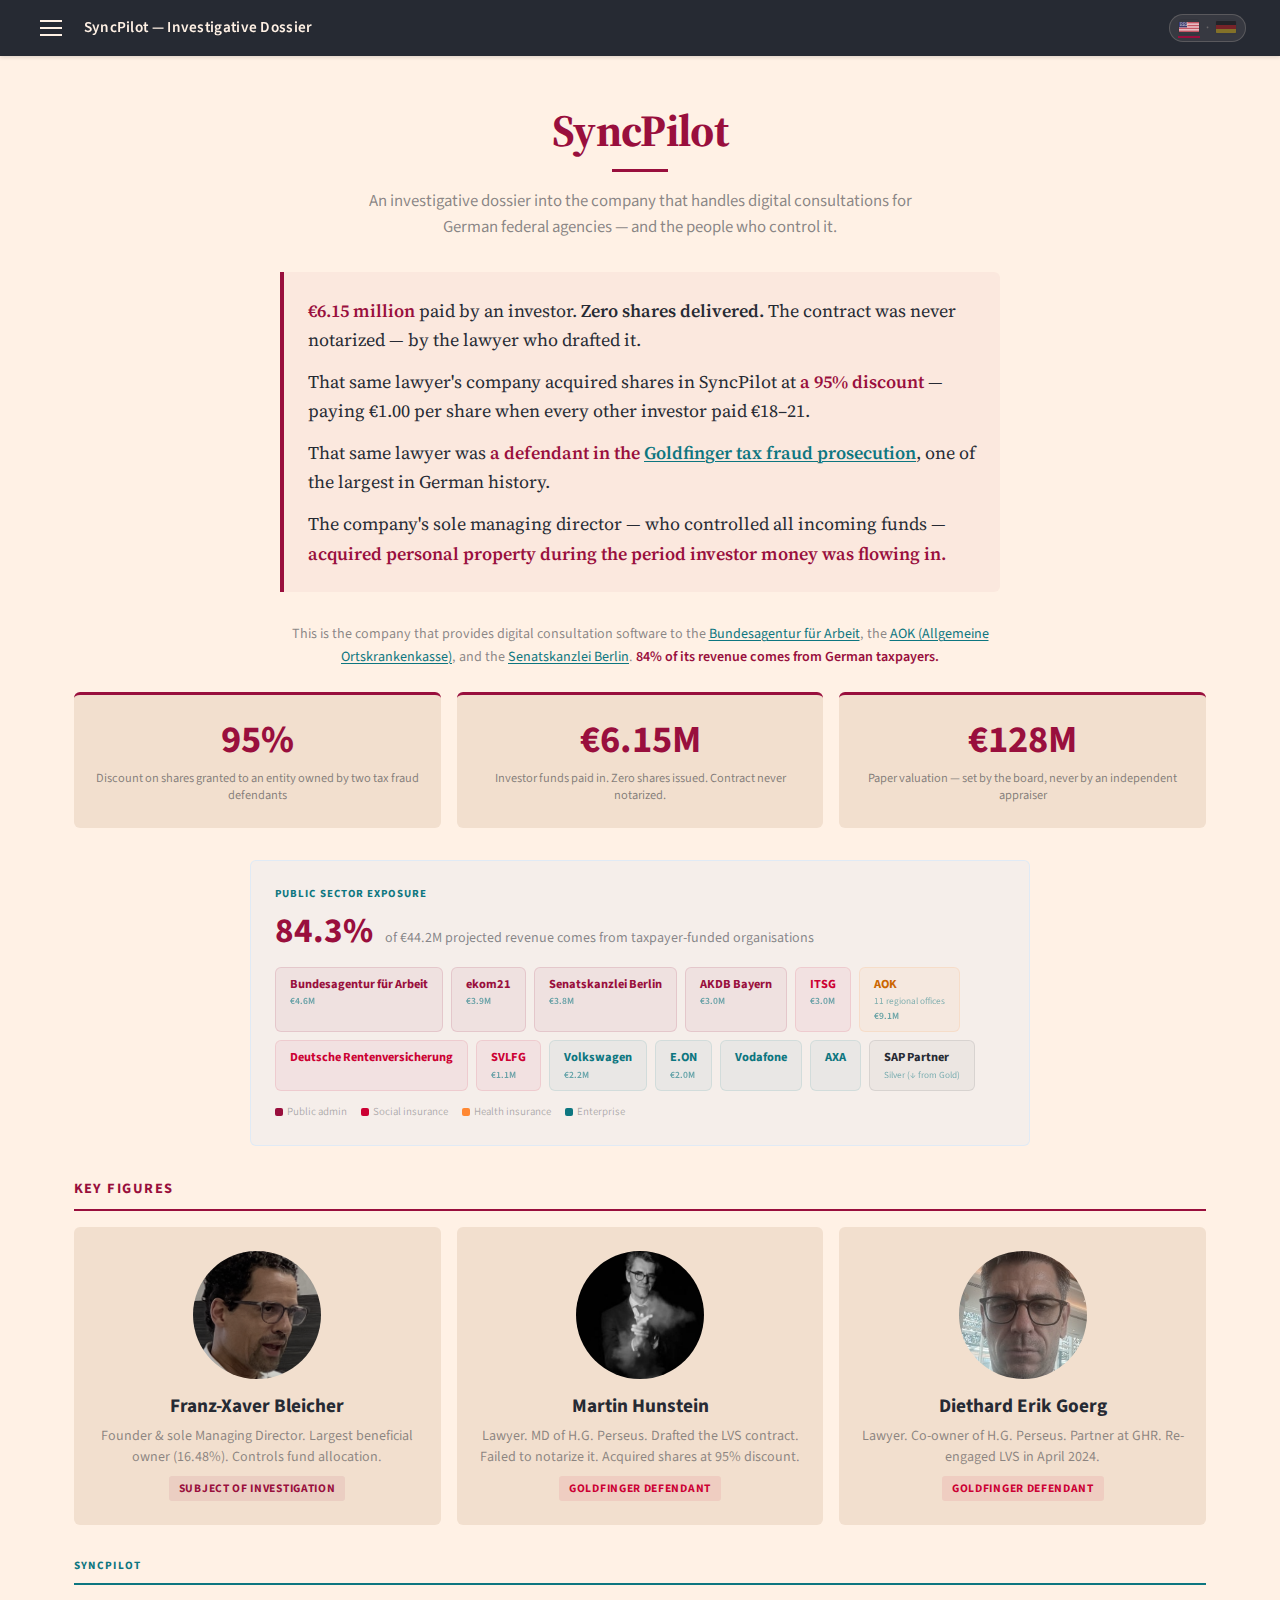
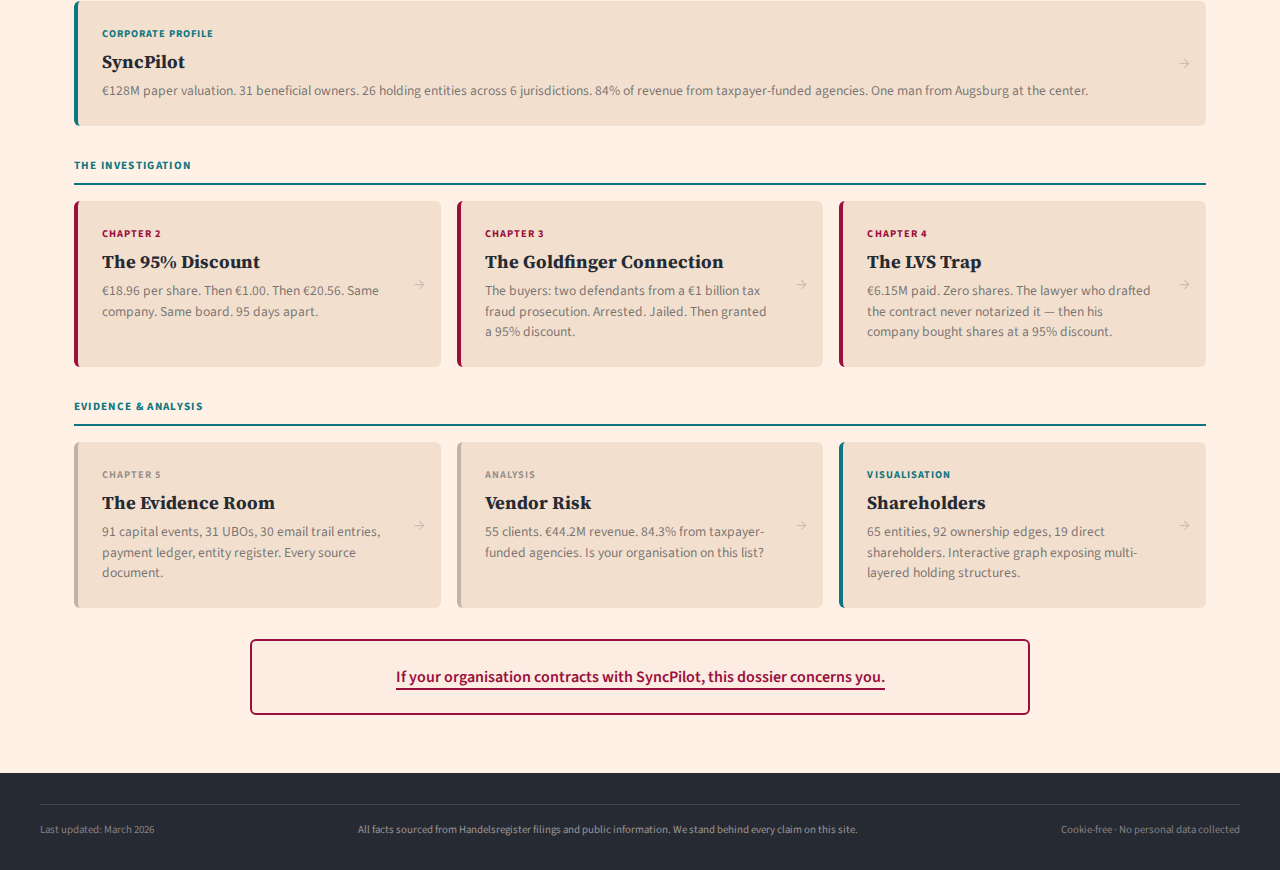
<file: index.html>
<!DOCTYPE html>
<html lang="en">
<head>
  <meta charset="UTF-8">
  <meta name="viewport" content="width=device-width, initial-scale=1.0">
  <title>SyncPilot — An Investigative Dossier</title>
  <meta name="description" content="Investigative dossier on SyncPilot: insider share pricing, Goldfinger tax fraud defendants among shareholders, €6.15M investor funds unaccounted for. Sourced from Handelsregister filings and primary documents.">
  <link rel="stylesheet" href="styles.css">
  <style>
    /* === INDEX-SPECIFIC OVERRIDES === */
    body { padding-top: 0; }

    /* ---- Hero ---- */
    .index-hero {
      padding: calc(var(--nav-height) + var(--sp-12)) var(--container-padding) var(--sp-8);
      max-width: 800px;
      margin: 0 auto;
      text-align: center;
    }
    .index-hero h1 {
      font-size: clamp(2rem, 5vw, 2.8rem);
      color: var(--heading-primary);
      margin-bottom: var(--sp-3);
      letter-spacing: -0.015em;
    }
    .hero-rule {
      width: 56px; height: 3px;
      background: var(--claret);
      margin: 0 auto var(--sp-4);
      border: none;
    }

    /* ---- Hook block ---- */
    .prosecution-hook {
      max-width: 720px;
      margin: 0 auto var(--sp-8);
      padding: var(--sp-6);
      background: rgba(153,15,61,0.04);
      border-left: 4px solid var(--claret);
      border-radius: 0 6px 6px 0;
    }
    .prosecution-hook p {
      font-size: clamp(1rem, 0.9rem + 0.3vw, 1.12rem);
      line-height: 1.65;
      margin-bottom: var(--sp-3);
    }
    .prosecution-hook p:last-child { margin-bottom: 0; }
    .prosecution-hook strong { color: var(--claret); }
    .prosecution-hook em { font-style: normal; font-weight: 600; color: var(--slate); }

    /* ---- Charge cards ---- */
    .charge-grid {
      display: grid;
      grid-template-columns: repeat(3, 1fr);
      gap: var(--sp-4);
      max-width: var(--max-width);
      margin: 0 auto var(--sp-8);
      padding: 0 var(--container-padding);
    }
    .charge-card {
      text-align: center;
      padding: var(--sp-6) var(--sp-4);
      background: var(--card-bg);
      border-radius: 6px;
      border-top: 3px solid var(--claret);
    }
    .charge-number {
      font-family: var(--font-ui);
      font-size: clamp(1.8rem, 4vw, 2.4rem);
      font-weight: 700;
      color: var(--claret);
      line-height: 1.1;
      margin-bottom: var(--sp-2);
    }
    .charge-label {
      font-family: var(--font-ui);
      font-size: var(--text-small);
      color: rgba(38,42,51,0.55);
      line-height: 1.4;
    }

    /* ---- Client exposure panel ---- */
    .client-exposure {
      max-width: 780px;
      margin: 0 auto var(--sp-8);
      padding: var(--sp-6);
      background: rgba(204,230,255,0.2);
      border: 1px solid rgba(204,230,255,0.5);
      border-radius: 6px;
    }
    .client-exposure-title {
      font-family: var(--font-ui);
      font-size: 0.68rem;
      font-weight: 700;
      text-transform: uppercase;
      letter-spacing: 0.1em;
      color: var(--oxford);
      margin-bottom: var(--sp-3);
    }
    .client-card-grid {
      display: flex;
      flex-wrap: wrap;
      gap: 8px;
    }
    .client-chip {
      display: inline-flex;
      flex-direction: column;
      padding: 6px 14px;
      border-radius: 6px;
      text-decoration: none;
      border: 1px solid rgba(0,0,0,0.06);
      transition: transform 0.15s, box-shadow 0.15s;
      min-width: 0;
    }
    .client-chip:hover {
      transform: translateY(-1px);
      box-shadow: 0 3px 12px rgba(38,42,51,0.1);
    }
    .chip-name { font-family:var(--font-ui); font-size:var(--text-small); font-weight:700; white-space:nowrap; }
    .chip-rev { font-family:var(--font-ui); font-size:0.6rem; font-weight:600; opacity:0.6; }
    .chip-detail { font-family:var(--font-ui); font-size:0.58rem; opacity:0.5; }

    .client-chip--public { background:rgba(153,15,61,0.06); border-color:rgba(153,15,61,0.12); }
    .client-chip--public .chip-name { color:var(--claret); }
    .client-chip--social { background:rgba(204,0,51,0.05); border-color:rgba(204,0,51,0.1); }
    .client-chip--social .chip-name { color:#CC0033; }
    .client-chip--health { background:rgba(255,136,51,0.06); border-color:rgba(255,136,51,0.12); }
    .client-chip--health .chip-name { color:#cc6600; }
    .client-chip--enterprise { background:rgba(13,118,128,0.05); border-color:rgba(13,118,128,0.1); }
    .client-chip--enterprise .chip-name { color:var(--oxford); }
    .client-chip--sap { background:rgba(38,42,51,0.04); border-color:rgba(38,42,51,0.1); }
    .client-chip--sap .chip-name { color:var(--slate); }

    /* ---- Cast of characters ---- */
    .cast-section {
      max-width: var(--max-width);
      margin: 0 auto var(--sp-8);
      padding: 0 var(--container-padding);
    }
    .cast-title {
      font-family: var(--font-ui);
      font-size: 0.9rem;
      font-weight: 700;
      text-transform: uppercase;
      letter-spacing: 0.1em;
      color: var(--claret);
      margin-bottom: var(--sp-4);
      padding-bottom: var(--sp-2);
      border-bottom: 2px solid var(--claret);
    }
    .cast-grid {
      display: grid;
      grid-template-columns: repeat(auto-fit, minmax(220px, 1fr));
      gap: var(--sp-4);
    }
    .cast-card {
      display: flex;
      flex-direction: column;
      align-items: center;
      text-align: center;
      padding: var(--sp-6) var(--sp-4);
      background: var(--card-bg);
      border-radius: 6px;
    }
    .cast-photo {
      width: 128px;
      height: 128px;
      border-radius: 50%;
      object-fit: cover;
      filter: grayscale(40%);
      flex-shrink: 0;
      margin-bottom: var(--sp-3);
    }
    .cast-info { flex: 1; min-width: 0; }
    .cast-name {
      font-family: var(--font-ui);
      font-size: 1.2rem;
      font-weight: 700;
      color: var(--slate);
      margin-bottom: 4px;
    }
    .cast-role {
      font-family: var(--font-ui);
      font-size: var(--text-ui);
      color: rgba(38,42,51,0.5);
      line-height: 1.5;
    }
    .cast-badge {
      display: inline-block;
      font-family: var(--font-ui);
      font-size: 0.72rem;
      font-weight: 700;
      text-transform: uppercase;
      letter-spacing: 0.06em;
      padding: 3px 10px;
      border-radius: 3px;
      margin-top: 8px;
    }
    .cast-badge--target {
      background: rgba(153,15,61,0.08);
      color: var(--claret);
    }
    .cast-badge--defendant {
      background: rgba(204,0,51,0.08);
      color: #CC0033;
    }

    /* ---- Section dividers ---- */
    .section-group {
      max-width: var(--max-width);
      margin: 0 auto;
      padding: 0 var(--container-padding);
    }
    .section-divider {
      font-family: var(--font-ui);
      font-size: 0.7rem;
      font-weight: 700;
      text-transform: uppercase;
      letter-spacing: 0.12em;
      color: var(--oxford);
      padding-bottom: var(--sp-2);
      border-bottom: 2px solid var(--oxford);
      margin-bottom: var(--sp-4);
      margin-top: var(--sp-8);
    }
    .section-divider:first-of-type { margin-top: 0; }

    /* ---- Dossier cards ---- */
    .dossier-grid {
      display: grid;
      grid-template-columns: 1fr;
      gap: var(--sp-4);
      margin-bottom: var(--sp-6);
    }
    .dossier-card {
      display: block;
      background: var(--card-bg);
      border-radius: 6px;
      padding: var(--sp-6);
      text-decoration: none;
      color: var(--text);
      position: relative;
      border-left: 4px solid transparent;
      transition: box-shadow 0.2s, border-color 0.2s, transform 0.2s;
    }
    .dossier-card:hover {
      box-shadow: 0 6px 24px rgba(38,42,51,0.1);
      transform: translateY(-2px);
      color: var(--text);
    }
    .dossier-card--neutral  { border-left-color: var(--oxford); }
    .dossier-card--warning  { border-left-color: var(--claret); }
    .dossier-card--reference { border-left-color: rgba(38,42,51,0.25); }
    .dossier-card:hover.dossier-card--neutral  { border-left-color: var(--teal); }
    .dossier-card:hover.dossier-card--warning  { border-left-color: #CC0033; }
    .dossier-card:hover.dossier-card--reference { border-left-color: rgba(38,42,51,0.45); }

    .card-label {
      font-family: var(--font-ui);
      font-size: 0.65rem;
      font-weight: 700;
      text-transform: uppercase;
      letter-spacing: 0.1em;
      margin-bottom: var(--sp-2);
    }
    .dossier-card--neutral  .card-label { color: var(--oxford); }
    .dossier-card--warning  .card-label { color: var(--claret); }
    .dossier-card--reference .card-label { color: rgba(38,42,51,0.45); }

    .card-title {
      font-family: var(--font-body);
      font-size: 1.15rem;
      font-weight: 700;
      color: var(--slate);
      line-height: 1.25;
      margin-bottom: var(--sp-2);
    }
    .card-desc {
      font-family: var(--font-ui);
      font-size: 0.85rem;
      color: rgba(38,42,51,0.6);
      line-height: 1.5;
      margin: 0;
    }
    .card-arrow {
      position: absolute;
      top: 50%; right: var(--sp-4);
      transform: translateY(-50%);
      font-family: var(--font-ui);
      font-size: 1.1rem;
      color: rgba(38,42,51,0.2);
      transition: color 0.15s, transform 0.15s;
    }
    .dossier-card:hover .card-arrow {
      color: var(--claret);
      transform: translateY(-50%) translateX(3px);
    }
    .dossier-grid--two { grid-template-columns: 1fr 1fr; }
    .dossier-grid--three { grid-template-columns: 1fr 1fr 1fr; }

    /* ---- CTA for procurement ---- */
    .procurement-cta {
      max-width: 780px;
      margin: var(--sp-8) auto;
      padding: var(--sp-6);
      text-align: center;
      border: 2px solid var(--claret);
      border-radius: 6px;
      background: rgba(153,15,61,0.02);
    }
    .procurement-cta p {
      font-family: var(--font-ui);
      font-size: 1rem;
      font-weight: 600;
      color: var(--claret);
      margin: 0;
      line-height: 1.5;
    }

    /* ---- Disclaimer ---- */
    .index-disclaimer {
      max-width: var(--max-width);
      margin: var(--sp-8) auto 0;
      padding: var(--sp-4) var(--container-padding);
      font-family: var(--font-ui);
      font-size: 0.75rem;
      color: rgba(38,42,51,0.4);
      text-align: center;
      line-height: 1.5;
      border-top: 1px solid var(--wheat);
    }

    /* ---- Responsive ---- */
    @media (max-width: 1024px) {
      .dossier-grid--three { grid-template-columns: 1fr 1fr; }
    }
    @media (max-width: 768px) {
      .dossier-grid--two,
      .dossier-grid--three { grid-template-columns: 1fr; }
      .charge-grid { grid-template-columns: 1fr; }
      .index-hero { padding-top: calc(var(--nav-height) + var(--sp-8)); }
      .card-arrow { display: none; }
    }
    @media (min-width: 769px) {
      .dossier-card { padding-right: calc(var(--sp-6) + 28px); }
    }
  </style>
</head>

<body data-page="index">
<!-- ====== HERO ====== -->
  <header class="index-hero">
    <h1>SyncPilot</h1>
    <hr class="hero-rule">
    <p style="font-family: var(--font-ui); font-size: 1.05rem; color: rgba(38,42,51,0.55); line-height: 1.55; max-width: 600px; margin: 0 auto;">
      An investigative dossier into the company that handles digital consultations for German federal agencies — and the people who control it.
    </p>
  </header>

  <!-- ====== PROSECUTION HOOK ====== -->
  <div class="prosecution-hook">
    <p><strong>€6.15&nbsp;million</strong> paid by an investor. <em>Zero shares delivered.</em> The contract was never notarized — by the lawyer who drafted it.</p>
    <p>That same lawyer's company acquired shares in SyncPilot at <strong>a 95% discount</strong> — paying €1.00 per share when every other investor paid €18–21.</p>
    <p>That same lawyer was <strong>a defendant in the <a href="https://www.lto.de/recht/justiz/j/goldfinger-prozess-staatsanwaltschaft-augsburg-eingestellt-entschaedigung-strafanzeigen-kanzleidaten" target="_blank" rel="noopener">Goldfinger tax fraud prosecution</a></strong>, one of the largest in German history.</p>
    <p>The company's sole managing director — who controlled all incoming funds — <strong>acquired personal property during the period investor money was flowing in.</strong></p>
  </div>

  <!-- ====== WHY THIS MATTERS ====== -->
  <div style="max-width:720px; margin:0 auto var(--sp-6); text-align:center; font-family:var(--font-ui); font-size:var(--text-ui); color:rgba(38,42,51,0.55); line-height:1.6;">
    This is the company that provides digital consultation software to the <a href="https://www.arbeitsagentur.de" target="_blank" rel="noopener">Bundesagentur für Arbeit</a>, the <a href="https://www.aok.de" target="_blank" rel="noopener">AOK (Allgemeine Ortskrankenkasse)</a>, and the <a href="https://www.berlin.de/rbmskzl/" target="_blank" rel="noopener">Senatskanzlei Berlin</a>. <strong style="color:var(--claret);">84% of its revenue comes from German taxpayers.</strong>
  </div>

  <!-- ====== CHARGE CARDS ====== -->
  <div class="charge-grid">
    <div class="charge-card">
      <div class="charge-number">95%</div>
      <div class="charge-label">Discount on shares granted to an entity owned by two tax fraud defendants</div>
    </div>
    <div class="charge-card">
      <div class="charge-number">€6.15M</div>
      <div class="charge-label">Investor funds paid in. Zero shares issued. Contract never notarized.</div>
    </div>
    <div class="charge-card">
      <div class="charge-number">€128M</div>
      <div class="charge-label">Paper valuation — set by the board, never by an independent appraiser</div>
    </div>
  </div>

  <!-- ====== CLIENT EXPOSURE ====== -->
  <div class="client-exposure">
    <div class="client-exposure-title">Public Sector Exposure</div>

    <!-- Stat header -->
    <div style="display:flex; align-items:baseline; gap:var(--sp-3); margin-bottom:var(--sp-4); flex-wrap:wrap;">
      <span style="font-family:var(--font-ui); font-size:clamp(1.8rem,4vw,2.2rem); font-weight:700; color:var(--claret); line-height:1;">84.3%</span>
      <span style="font-family:var(--font-ui); font-size:var(--text-ui); color:rgba(38,42,51,0.55);">of €44.2M projected revenue comes from taxpayer-funded organisations</span>
    </div>

    <!-- Client card grid -->
    <div class="client-card-grid">
      <!-- Top public sector clients -->
      <a href="https://www.arbeitsagentur.de" target="_blank" rel="noopener" class="client-chip client-chip--public">
        <span class="chip-name">Bundesagentur für Arbeit</span>
        <span class="chip-rev">€4.6M</span>
      </a>
      <a href="https://www.ekom21.de" target="_blank" rel="noopener" class="client-chip client-chip--public">
        <span class="chip-name">ekom21</span>
        <span class="chip-rev">€3.9M</span>
      </a>
      <a href="https://www.berlin.de/rbmskzl/" target="_blank" rel="noopener" class="client-chip client-chip--public">
        <span class="chip-name">Senatskanzlei Berlin</span>
        <span class="chip-rev">€3.8M</span>
      </a>
      <a href="https://www.akdb.de" target="_blank" rel="noopener" class="client-chip client-chip--public">
        <span class="chip-name">AKDB Bayern</span>
        <span class="chip-rev">€3.0M</span>
      </a>
      <a href="https://www.itsg.de" target="_blank" rel="noopener" class="client-chip client-chip--social">
        <span class="chip-name">ITSG</span>
        <span class="chip-rev">€3.0M</span>
      </a>
      <a href="https://www.aok.de" target="_blank" rel="noopener" class="client-chip client-chip--health">
        <span class="chip-name">AOK</span>
        <span class="chip-detail">11 regional offices</span>
        <span class="chip-rev">€9.1M</span>
      </a>
      <a href="https://www.deutsche-rentenversicherung.de" target="_blank" rel="noopener" class="client-chip client-chip--social">
        <span class="chip-name">Deutsche Rentenversicherung</span>
      </a>
      <a href="https://www.svlfg.de" target="_blank" rel="noopener" class="client-chip client-chip--social">
        <span class="chip-name">SVLFG</span>
        <span class="chip-rev">€1.1M</span>
      </a>

      <!-- Enterprise clients -->
      <a href="https://www.volkswagen.de" target="_blank" rel="noopener" class="client-chip client-chip--enterprise">
        <span class="chip-name">Volkswagen</span>
        <span class="chip-rev">€2.2M</span>
      </a>
      <a href="https://www.eon.de" target="_blank" rel="noopener" class="client-chip client-chip--enterprise">
        <span class="chip-name">E.ON</span>
        <span class="chip-rev">€2.0M</span>
      </a>
      <a href="https://www.vodafone.de" target="_blank" rel="noopener" class="client-chip client-chip--enterprise">
        <span class="chip-name">Vodafone</span>
      </a>
      <a href="https://www.axa.de" target="_blank" rel="noopener" class="client-chip client-chip--enterprise">
        <span class="chip-name">AXA</span>
      </a>

      <!-- SAP card -->
      <a href="https://partnerfinder.sap.com/partnerNavigator?q=SYNCPILOT" target="_blank" rel="noopener" class="client-chip client-chip--sap">
        <span class="chip-name">SAP Partner</span>
        <span class="chip-detail">Silver (↓ from Gold)</span>
      </a>
    </div>

    <p style="font-family:var(--font-ui); font-size:var(--text-caption); color:rgba(38,42,51,0.35); margin-top:var(--sp-3); margin-bottom:0;">
      <span style="display:inline-block; width:8px; height:8px; background:var(--claret); border-radius:2px; margin-right:4px; vertical-align:middle;"></span>Public admin
      <span style="display:inline-block; width:8px; height:8px; background:#CC0033; border-radius:2px; margin:0 4px 0 12px; vertical-align:middle;"></span>Social insurance
      <span style="display:inline-block; width:8px; height:8px; background:var(--mango); border-radius:2px; margin:0 4px 0 12px; vertical-align:middle;"></span>Health insurance
      <span style="display:inline-block; width:8px; height:8px; background:var(--oxford); border-radius:2px; margin:0 4px 0 12px; vertical-align:middle;"></span>Enterprise
    </p>
  </div>

  <!-- ====== CAST OF CHARACTERS ====== -->
  <div class="cast-section">
    <div class="cast-title">Key Figures</div>
    <div class="cast-grid">

      <div class="cast-card">
        <img src="assets/Bleicher, FXB b.jpg" alt="Franz-Xaver Bleicher" class="cast-photo">
        <div class="cast-info">
          <div class="cast-name">Franz-Xaver Bleicher</div>
          <div class="cast-role">Founder &amp; sole Managing Director. Largest beneficial owner (16.48%). Controls fund allocation.</div>
          <span class="cast-badge cast-badge--target">Subject of Investigation</span>
        </div>
      </div>

      <div class="cast-card">
        <img src="assets/Hunstein, Martin.png" alt="Martin Hunstein" class="cast-photo">
        <div class="cast-info">
          <div class="cast-name">Martin Hunstein</div>
          <div class="cast-role">Lawyer. MD of H.G. Perseus. Drafted the LVS contract. Failed to notarize it. Acquired shares at 95% discount.</div>
          <span class="cast-badge cast-badge--defendant">Goldfinger Defendant</span>
        </div>
      </div>

      <div class="cast-card">
        <img src="assets/Diethard, Goerg.png" alt="Diethard Erik Goerg" class="cast-photo">
        <div class="cast-info">
          <div class="cast-name">Diethard Erik Goerg</div>
          <div class="cast-role">Lawyer. Co-owner of H.G. Perseus. Partner at GHR. Re-engaged LVS in April 2024.</div>
          <span class="cast-badge cast-badge--defendant">Goldfinger Defendant</span>
        </div>
      </div>

    </div>
  </div>

  <!-- ====== CHAPTER CARDS ====== -->
  <main class="section-group">

    <!-- Section 1: The Company (standalone, neutral) -->
    <div class="section-divider">SyncPilot</div>

    <div class="dossier-grid">
      <a href="syncpilot.html" class="dossier-card dossier-card--neutral">
        <div class="card-label">Corporate Profile</div>
        <div class="card-title">SyncPilot</div>
        <p class="card-desc">
          €128M paper valuation. 31 beneficial owners. 26 holding entities across 6 jurisdictions. 84% of revenue from taxpayer-funded agencies. One man from Augsburg at the center.
        </p>
        <span class="card-arrow">→</span>
      </a>
    </div>

    <!-- Section 2: The Investigation (accusatory chapters) -->
    <div class="section-divider">The Investigation</div>

    <div class="dossier-grid dossier-grid--three">
      <a href="perseus.html" class="dossier-card dossier-card--warning">
        <div class="card-label">Chapter 2</div>
        <div class="card-title">The 95% Discount</div>
        <p class="card-desc">
          €18.96 per share. Then €1.00. Then €20.56. Same company. Same board. 95 days apart.
        </p>
        <span class="card-arrow">→</span>
      </a>

      <a href="goldfinger.html" class="dossier-card dossier-card--warning">
        <div class="card-label">Chapter 3</div>
        <div class="card-title">The Goldfinger Connection</div>
        <p class="card-desc">
          The buyers: two defendants from a €1 billion tax fraud prosecution. Arrested. Jailed. Then granted a 95% discount.
        </p>
        <span class="card-arrow">→</span>
      </a>

      <a href="lvs.html" class="dossier-card dossier-card--warning">
        <div class="card-label">Chapter 4</div>
        <div class="card-title">The LVS Trap</div>
        <p class="card-desc">
          €6.15M paid. Zero shares. The lawyer who drafted the contract never notarized it — then his company bought shares at a 95% discount.
        </p>
        <span class="card-arrow">→</span>
      </a>
    </div>

    <!-- Section 3: Evidence & Analysis (data layer) -->
    <div class="section-divider">Evidence &amp; Analysis</div>

    <div class="dossier-grid dossier-grid--three">
      <a href="evidence.html" class="dossier-card dossier-card--reference">
        <div class="card-label">Chapter 5</div>
        <div class="card-title">The Evidence Room</div>
        <p class="card-desc">
          91 capital events, 31 UBOs, 30 email trail entries, payment ledger, entity register. Every source document.
        </p>
        <span class="card-arrow">→</span>
      </a>

      <a href="clients.html" class="dossier-card dossier-card--reference">
        <div class="card-label">Analysis</div>
        <div class="card-title">Vendor Risk</div>
        <p class="card-desc">
          55 clients. €44.2M revenue. 84.3% from taxpayer-funded agencies. Is your organisation on this list?
        </p>
        <span class="card-arrow">→</span>
      </a>

      <a href="shareholders.html" class="dossier-card dossier-card--neutral">
        <div class="card-label">Visualisation</div>
        <div class="card-title">Shareholders</div>
        <p class="card-desc">
          65 entities, 92 ownership edges, 19 direct shareholders. Interactive graph exposing multi-layered holding structures.
        </p>
        <span class="card-arrow">→</span>
      </a>
    </div>

  </main>

  <!-- ====== PROCUREMENT CTA ====== -->
  <div class="procurement-cta">
    <p><a href="clients.html" style="color:inherit; text-decoration:none; border-bottom:2px solid var(--claret);">If your organisation contracts with SyncPilot, this dossier concerns you.</a></p>
  </div>
  <script defer src="data/dossier.js"></script>
</body>
</html>
</file>
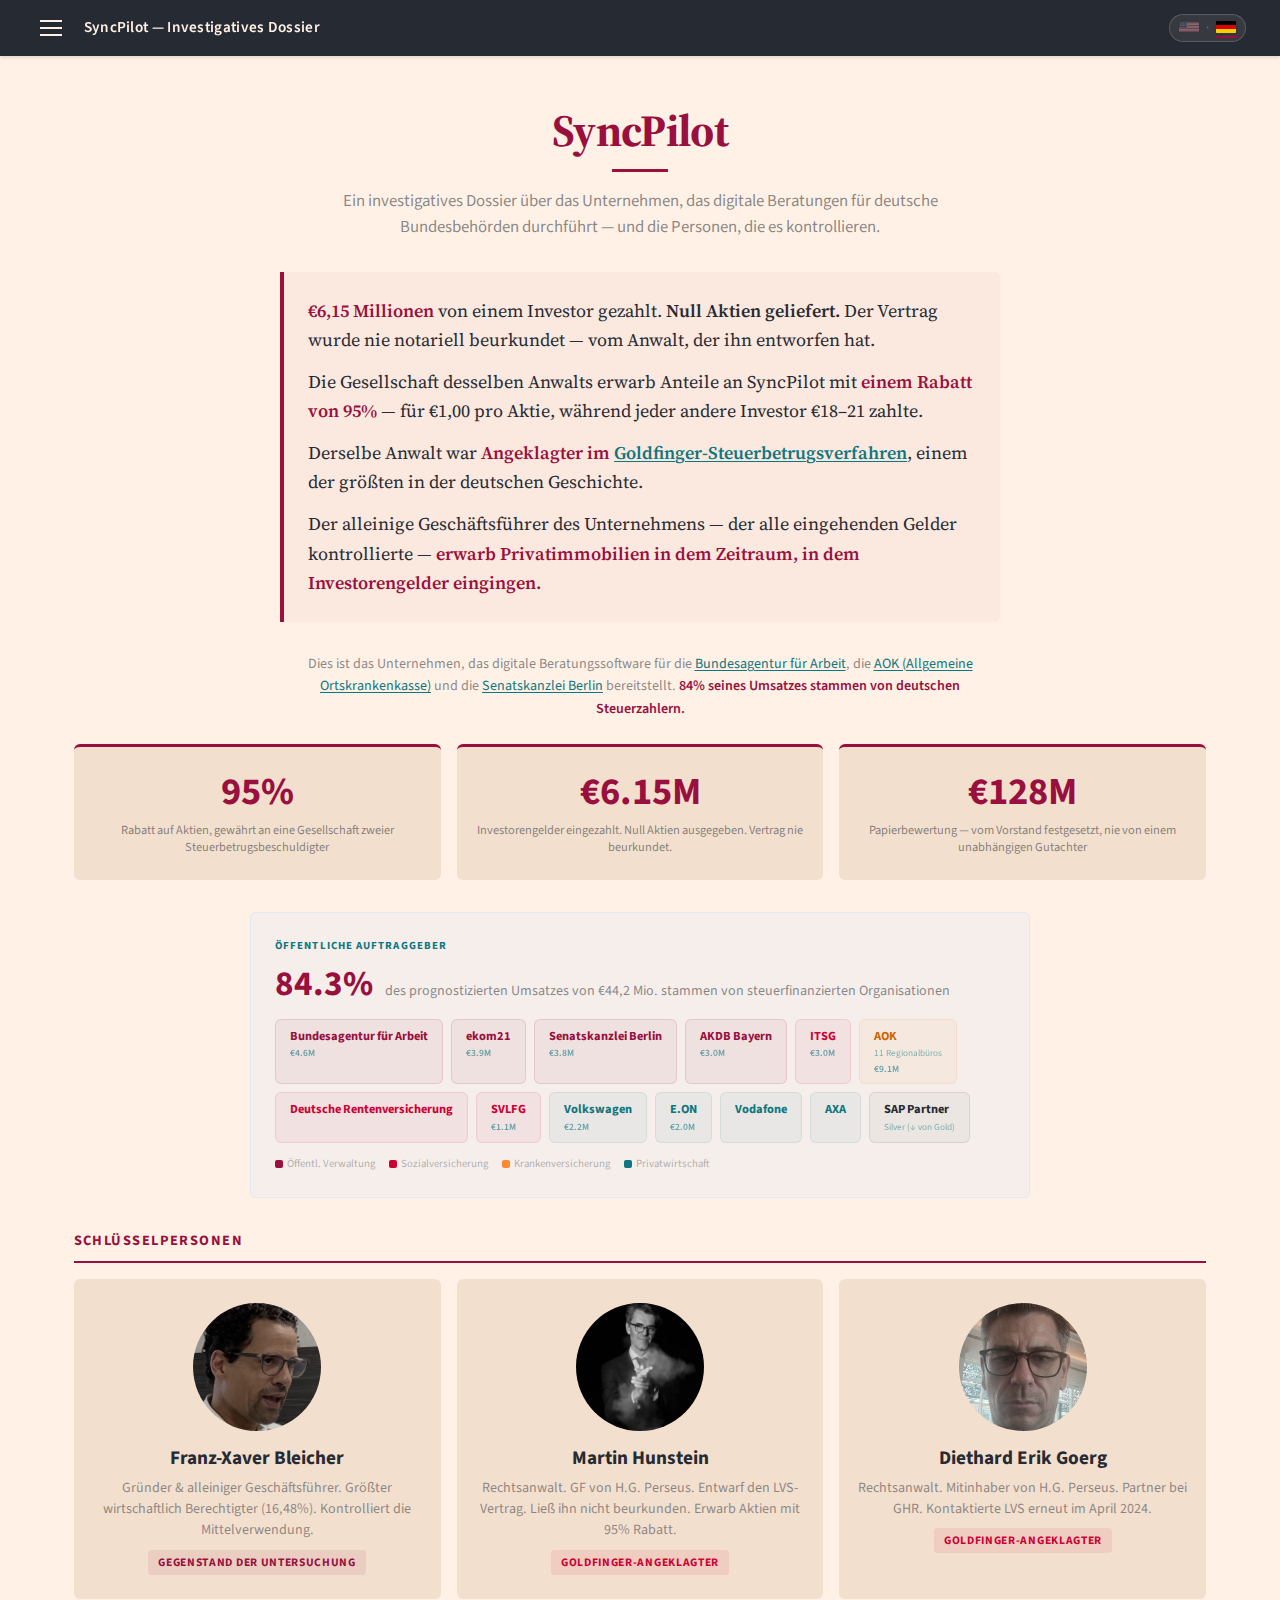
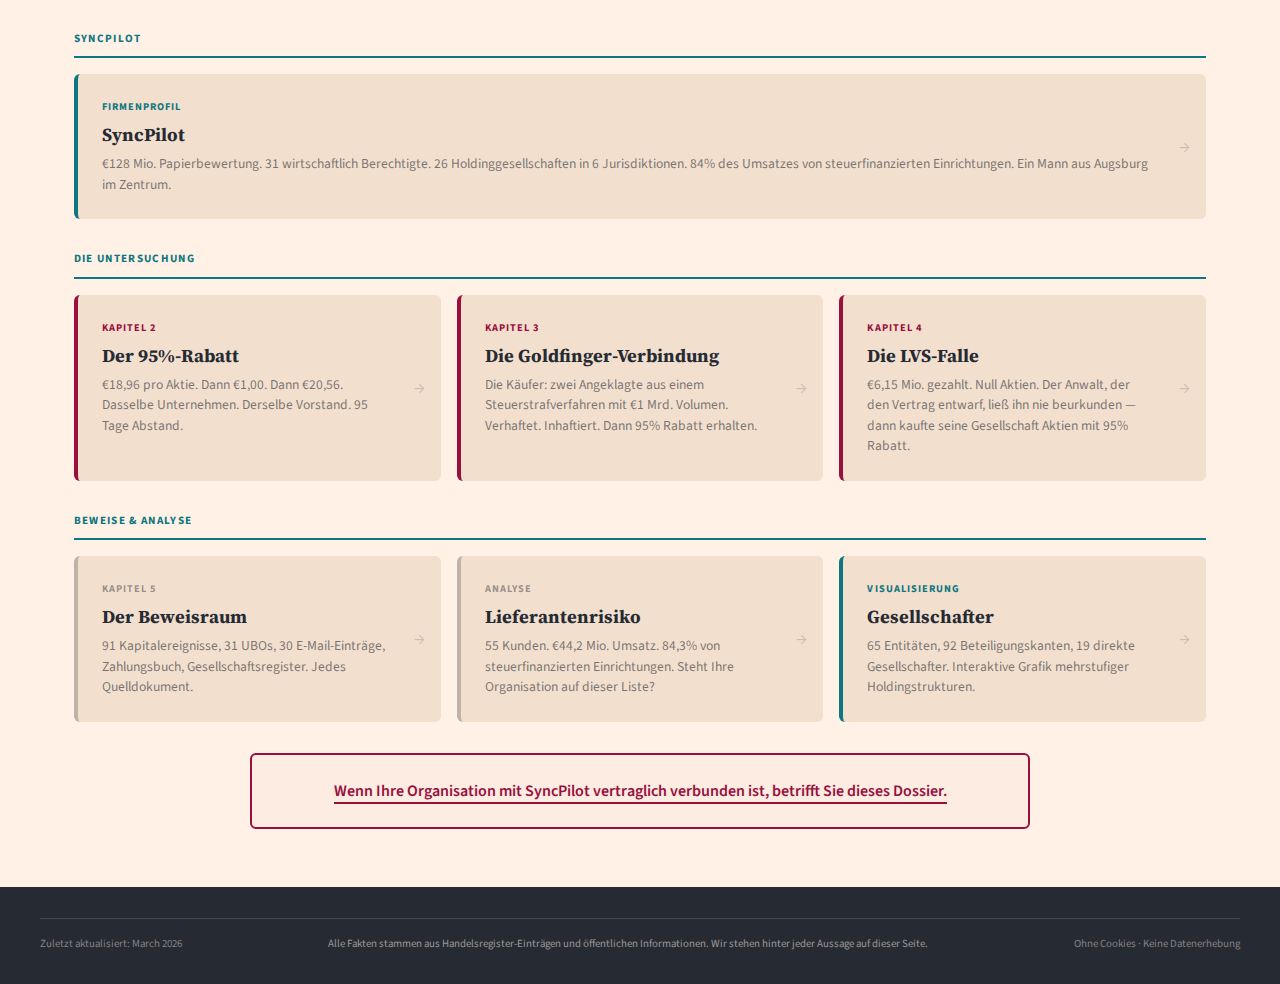
<file: de/index.html>
<!DOCTYPE html>
<html lang="de">
<head>
  <meta charset="UTF-8">
  <meta name="viewport" content="width=device-width, initial-scale=1.0">
  <title>SyncPilot — Ein investigatives Dossier</title>
  <meta name="description" content="Investigatives Dossier über SyncPilot: Insider-Aktienpreise, Goldfinger-Steuerbetrugsbeschuldigte unter den Gesellschaftern, €6,15 Mio. Investorengelder nicht nachgewiesen. Quellenbasiert auf Handelsregister-Einträgen und Primärdokumenten.">
  <link rel="stylesheet" href="../styles.css">
  <style>
    /* === INDEX-SPECIFIC OVERRIDES === */
    body { padding-top: 0; }

    /* ---- Hero ---- */
    .index-hero {
      padding: calc(var(--nav-height) + var(--sp-12)) var(--container-padding) var(--sp-8);
      max-width: 800px;
      margin: 0 auto;
      text-align: center;
    }
    .index-hero h1 {
      font-size: clamp(2rem, 5vw, 2.8rem);
      color: var(--heading-primary);
      margin-bottom: var(--sp-3);
      letter-spacing: -0.015em;
    }
    .hero-rule {
      width: 56px; height: 3px;
      background: var(--claret);
      margin: 0 auto var(--sp-4);
      border: none;
    }

    /* ---- Hook block ---- */
    .prosecution-hook {
      max-width: 720px;
      margin: 0 auto var(--sp-8);
      padding: var(--sp-6);
      background: rgba(153,15,61,0.04);
      border-left: 4px solid var(--claret);
      border-radius: 0 6px 6px 0;
    }
    .prosecution-hook p {
      font-size: clamp(1rem, 0.9rem + 0.3vw, 1.12rem);
      line-height: 1.65;
      margin-bottom: var(--sp-3);
    }
    .prosecution-hook p:last-child { margin-bottom: 0; }
    .prosecution-hook strong { color: var(--claret); }
    .prosecution-hook em { font-style: normal; font-weight: 600; color: var(--slate); }

    /* ---- Charge cards ---- */
    .charge-grid {
      display: grid;
      grid-template-columns: repeat(3, 1fr);
      gap: var(--sp-4);
      max-width: var(--max-width);
      margin: 0 auto var(--sp-8);
      padding: 0 var(--container-padding);
    }
    .charge-card {
      text-align: center;
      padding: var(--sp-6) var(--sp-4);
      background: var(--card-bg);
      border-radius: 6px;
      border-top: 3px solid var(--claret);
    }
    .charge-number {
      font-family: var(--font-ui);
      font-size: clamp(1.8rem, 4vw, 2.4rem);
      font-weight: 700;
      color: var(--claret);
      line-height: 1.1;
      margin-bottom: var(--sp-2);
    }
    .charge-label {
      font-family: var(--font-ui);
      font-size: var(--text-small);
      color: rgba(38,42,51,0.55);
      line-height: 1.4;
    }

    /* ---- Client exposure panel ---- */
    .client-exposure {
      max-width: 780px;
      margin: 0 auto var(--sp-8);
      padding: var(--sp-6);
      background: rgba(204,230,255,0.2);
      border: 1px solid rgba(204,230,255,0.5);
      border-radius: 6px;
    }
    .client-exposure-title {
      font-family: var(--font-ui);
      font-size: 0.68rem;
      font-weight: 700;
      text-transform: uppercase;
      letter-spacing: 0.1em;
      color: var(--oxford);
      margin-bottom: var(--sp-3);
    }
    .client-card-grid {
      display: flex;
      flex-wrap: wrap;
      gap: 8px;
    }
    .client-chip {
      display: inline-flex;
      flex-direction: column;
      padding: 6px 14px;
      border-radius: 6px;
      text-decoration: none;
      border: 1px solid rgba(0,0,0,0.06);
      transition: transform 0.15s, box-shadow 0.15s;
      min-width: 0;
    }
    .client-chip:hover {
      transform: translateY(-1px);
      box-shadow: 0 3px 12px rgba(38,42,51,0.1);
    }
    .chip-name { font-family:var(--font-ui); font-size:var(--text-small); font-weight:700; white-space:nowrap; }
    .chip-rev { font-family:var(--font-ui); font-size:0.6rem; font-weight:600; opacity:0.6; }
    .chip-detail { font-family:var(--font-ui); font-size:0.58rem; opacity:0.5; }

    .client-chip--public { background:rgba(153,15,61,0.06); border-color:rgba(153,15,61,0.12); }
    .client-chip--public .chip-name { color:var(--claret); }
    .client-chip--social { background:rgba(204,0,51,0.05); border-color:rgba(204,0,51,0.1); }
    .client-chip--social .chip-name { color:#CC0033; }
    .client-chip--health { background:rgba(255,136,51,0.06); border-color:rgba(255,136,51,0.12); }
    .client-chip--health .chip-name { color:#cc6600; }
    .client-chip--enterprise { background:rgba(13,118,128,0.05); border-color:rgba(13,118,128,0.1); }
    .client-chip--enterprise .chip-name { color:var(--oxford); }
    .client-chip--sap { background:rgba(38,42,51,0.04); border-color:rgba(38,42,51,0.1); }
    .client-chip--sap .chip-name { color:var(--slate); }

    /* ---- Cast of characters ---- */
    .cast-section {
      max-width: var(--max-width);
      margin: 0 auto var(--sp-8);
      padding: 0 var(--container-padding);
    }
    .cast-title {
      font-family: var(--font-ui);
      font-size: 0.9rem;
      font-weight: 700;
      text-transform: uppercase;
      letter-spacing: 0.1em;
      color: var(--claret);
      margin-bottom: var(--sp-4);
      padding-bottom: var(--sp-2);
      border-bottom: 2px solid var(--claret);
    }
    .cast-grid {
      display: grid;
      grid-template-columns: repeat(auto-fit, minmax(220px, 1fr));
      gap: var(--sp-4);
    }
    .cast-card {
      display: flex;
      flex-direction: column;
      align-items: center;
      text-align: center;
      padding: var(--sp-6) var(--sp-4);
      background: var(--card-bg);
      border-radius: 6px;
    }
    .cast-photo {
      width: 128px;
      height: 128px;
      border-radius: 50%;
      object-fit: cover;
      filter: grayscale(40%);
      flex-shrink: 0;
      margin-bottom: var(--sp-3);
    }
    .cast-info { flex: 1; min-width: 0; }
    .cast-name {
      font-family: var(--font-ui);
      font-size: 1.2rem;
      font-weight: 700;
      color: var(--slate);
      margin-bottom: 4px;
    }
    .cast-role {
      font-family: var(--font-ui);
      font-size: var(--text-ui);
      color: rgba(38,42,51,0.5);
      line-height: 1.5;
    }
    .cast-badge {
      display: inline-block;
      font-family: var(--font-ui);
      font-size: 0.72rem;
      font-weight: 700;
      text-transform: uppercase;
      letter-spacing: 0.06em;
      padding: 3px 10px;
      border-radius: 3px;
      margin-top: 8px;
    }
    .cast-badge--target {
      background: rgba(153,15,61,0.08);
      color: var(--claret);
    }
    .cast-badge--defendant {
      background: rgba(204,0,51,0.08);
      color: #CC0033;
    }

    /* ---- Section dividers ---- */
    .section-group {
      max-width: var(--max-width);
      margin: 0 auto;
      padding: 0 var(--container-padding);
    }
    .section-divider {
      font-family: var(--font-ui);
      font-size: 0.7rem;
      font-weight: 700;
      text-transform: uppercase;
      letter-spacing: 0.12em;
      color: var(--oxford);
      padding-bottom: var(--sp-2);
      border-bottom: 2px solid var(--oxford);
      margin-bottom: var(--sp-4);
      margin-top: var(--sp-8);
    }
    .section-divider:first-of-type { margin-top: 0; }

    /* ---- Dossier cards ---- */
    .dossier-grid {
      display: grid;
      grid-template-columns: 1fr;
      gap: var(--sp-4);
      margin-bottom: var(--sp-6);
    }
    .dossier-card {
      display: block;
      background: var(--card-bg);
      border-radius: 6px;
      padding: var(--sp-6);
      text-decoration: none;
      color: var(--text);
      position: relative;
      border-left: 4px solid transparent;
      transition: box-shadow 0.2s, border-color 0.2s, transform 0.2s;
    }
    .dossier-card:hover {
      box-shadow: 0 6px 24px rgba(38,42,51,0.1);
      transform: translateY(-2px);
      color: var(--text);
    }
    .dossier-card--neutral  { border-left-color: var(--oxford); }
    .dossier-card--warning  { border-left-color: var(--claret); }
    .dossier-card--reference { border-left-color: rgba(38,42,51,0.25); }
    .dossier-card:hover.dossier-card--neutral  { border-left-color: var(--teal); }
    .dossier-card:hover.dossier-card--warning  { border-left-color: #CC0033; }
    .dossier-card:hover.dossier-card--reference { border-left-color: rgba(38,42,51,0.45); }

    .card-label {
      font-family: var(--font-ui);
      font-size: 0.65rem;
      font-weight: 700;
      text-transform: uppercase;
      letter-spacing: 0.1em;
      margin-bottom: var(--sp-2);
    }
    .dossier-card--neutral  .card-label { color: var(--oxford); }
    .dossier-card--warning  .card-label { color: var(--claret); }
    .dossier-card--reference .card-label { color: rgba(38,42,51,0.45); }

    .card-title {
      font-family: var(--font-body);
      font-size: 1.15rem;
      font-weight: 700;
      color: var(--slate);
      line-height: 1.25;
      margin-bottom: var(--sp-2);
    }
    .card-desc {
      font-family: var(--font-ui);
      font-size: 0.85rem;
      color: rgba(38,42,51,0.6);
      line-height: 1.5;
      margin: 0;
    }
    .card-arrow {
      position: absolute;
      top: 50%; right: var(--sp-4);
      transform: translateY(-50%);
      font-family: var(--font-ui);
      font-size: 1.1rem;
      color: rgba(38,42,51,0.2);
      transition: color 0.15s, transform 0.15s;
    }
    .dossier-card:hover .card-arrow {
      color: var(--claret);
      transform: translateY(-50%) translateX(3px);
    }
    .dossier-grid--two { grid-template-columns: 1fr 1fr; }
    .dossier-grid--three { grid-template-columns: 1fr 1fr 1fr; }

    /* ---- CTA for procurement ---- */
    .procurement-cta {
      max-width: 780px;
      margin: var(--sp-8) auto;
      padding: var(--sp-6);
      text-align: center;
      border: 2px solid var(--claret);
      border-radius: 6px;
      background: rgba(153,15,61,0.02);
    }
    .procurement-cta p {
      font-family: var(--font-ui);
      font-size: 1rem;
      font-weight: 600;
      color: var(--claret);
      margin: 0;
      line-height: 1.5;
    }

    /* ---- Disclaimer ---- */
    .index-disclaimer {
      max-width: var(--max-width);
      margin: var(--sp-8) auto 0;
      padding: var(--sp-4) var(--container-padding);
      font-family: var(--font-ui);
      font-size: 0.75rem;
      color: rgba(38,42,51,0.4);
      text-align: center;
      line-height: 1.5;
      border-top: 1px solid var(--wheat);
    }

    /* ---- Responsive ---- */
    @media (max-width: 1024px) {
      .dossier-grid--three { grid-template-columns: 1fr 1fr; }
    }
    @media (max-width: 768px) {
      .dossier-grid--two,
      .dossier-grid--three { grid-template-columns: 1fr; }
      .charge-grid { grid-template-columns: 1fr; }
      .index-hero { padding-top: calc(var(--nav-height) + var(--sp-8)); }
      .card-arrow { display: none; }
    }
    @media (min-width: 769px) {
      .dossier-card { padding-right: calc(var(--sp-6) + 28px); }
    }
  </style>
</head>

<body data-page="index">
<!-- ====== HERO ====== -->
  <header class="index-hero">
    <h1>SyncPilot</h1>
    <hr class="hero-rule">
    <p style="font-family: var(--font-ui); font-size: 1.05rem; color: rgba(38,42,51,0.55); line-height: 1.55; max-width: 600px; margin: 0 auto;">
      Ein investigatives Dossier über das Unternehmen, das digitale Beratungen für deutsche Bundesbehörden durchführt — und die Personen, die es kontrollieren.
    </p>
  </header>

  <!-- ====== PROSECUTION HOOK ====== -->
  <div class="prosecution-hook">
    <p><strong>€6,15&nbsp;Millionen</strong> von einem Investor gezahlt. <em>Null Aktien geliefert.</em> Der Vertrag wurde nie notariell beurkundet — vom Anwalt, der ihn entworfen hat.</p>
    <p>Die Gesellschaft desselben Anwalts erwarb Anteile an SyncPilot mit <strong>einem Rabatt von 95%</strong> — für €1,00 pro Aktie, während jeder andere Investor €18–21 zahlte.</p>
    <p>Derselbe Anwalt war <strong>Angeklagter im <a href="https://www.lto.de/recht/justiz/j/goldfinger-prozess-staatsanwaltschaft-augsburg-eingestellt-entschaedigung-strafanzeigen-kanzleidaten" target="_blank" rel="noopener">Goldfinger-Steuerbetrugsverfahren</a></strong>, einem der größten in der deutschen Geschichte.</p>
    <p>Der alleinige Geschäftsführer des Unternehmens — der alle eingehenden Gelder kontrollierte — <strong>erwarb Privatimmobilien in dem Zeitraum, in dem Investorengelder eingingen.</strong></p>
  </div>

  <!-- ====== WHY THIS MATTERS ====== -->
  <div style="max-width:720px; margin:0 auto var(--sp-6); text-align:center; font-family:var(--font-ui); font-size:var(--text-ui); color:rgba(38,42,51,0.55); line-height:1.6;">
    Dies ist das Unternehmen, das digitale Beratungssoftware für die <a href="https://www.arbeitsagentur.de" target="_blank" rel="noopener">Bundesagentur für Arbeit</a>, die <a href="https://www.aok.de" target="_blank" rel="noopener">AOK (Allgemeine Ortskrankenkasse)</a> und die <a href="https://www.berlin.de/rbmskzl/" target="_blank" rel="noopener">Senatskanzlei Berlin</a> bereitstellt. <strong style="color:var(--claret);">84% seines Umsatzes stammen von deutschen Steuerzahlern.</strong>
  </div>

  <!-- ====== CHARGE CARDS ====== -->
  <div class="charge-grid">
    <div class="charge-card">
      <div class="charge-number">95%</div>
      <div class="charge-label">Rabatt auf Aktien, gewährt an eine Gesellschaft zweier Steuerbetrugsbeschuldigter</div>
    </div>
    <div class="charge-card">
      <div class="charge-number">€6.15M</div>
      <div class="charge-label">Investorengelder eingezahlt. Null Aktien ausgegeben. Vertrag nie beurkundet.</div>
    </div>
    <div class="charge-card">
      <div class="charge-number">€128M</div>
      <div class="charge-label">Papierbewertung — vom Vorstand festgesetzt, nie von einem unabhängigen Gutachter</div>
    </div>
  </div>

  <!-- ====== CLIENT EXPOSURE ====== -->
  <div class="client-exposure">
    <div class="client-exposure-title">Öffentliche Auftraggeber</div>

    <!-- Stat header -->
    <div style="display:flex; align-items:baseline; gap:var(--sp-3); margin-bottom:var(--sp-4); flex-wrap:wrap;">
      <span style="font-family:var(--font-ui); font-size:clamp(1.8rem,4vw,2.2rem); font-weight:700; color:var(--claret); line-height:1;">84.3%</span>
      <span style="font-family:var(--font-ui); font-size:var(--text-ui); color:rgba(38,42,51,0.55);">des prognostizierten Umsatzes von €44,2 Mio. stammen von steuerfinanzierten Organisationen</span>
    </div>

    <!-- Client card grid -->
    <div class="client-card-grid">
      <!-- Top public sector clients -->
      <a href="https://www.arbeitsagentur.de" target="_blank" rel="noopener" class="client-chip client-chip--public">
        <span class="chip-name">Bundesagentur für Arbeit</span>
        <span class="chip-rev">€4.6M</span>
      </a>
      <a href="https://www.ekom21.de" target="_blank" rel="noopener" class="client-chip client-chip--public">
        <span class="chip-name">ekom21</span>
        <span class="chip-rev">€3.9M</span>
      </a>
      <a href="https://www.berlin.de/rbmskzl/" target="_blank" rel="noopener" class="client-chip client-chip--public">
        <span class="chip-name">Senatskanzlei Berlin</span>
        <span class="chip-rev">€3.8M</span>
      </a>
      <a href="https://www.akdb.de" target="_blank" rel="noopener" class="client-chip client-chip--public">
        <span class="chip-name">AKDB Bayern</span>
        <span class="chip-rev">€3.0M</span>
      </a>
      <a href="https://www.itsg.de" target="_blank" rel="noopener" class="client-chip client-chip--social">
        <span class="chip-name">ITSG</span>
        <span class="chip-rev">€3.0M</span>
      </a>
      <a href="https://www.aok.de" target="_blank" rel="noopener" class="client-chip client-chip--health">
        <span class="chip-name">AOK</span>
        <span class="chip-detail">11 Regionalbüros</span>
        <span class="chip-rev">€9.1M</span>
      </a>
      <a href="https://www.deutsche-rentenversicherung.de" target="_blank" rel="noopener" class="client-chip client-chip--social">
        <span class="chip-name">Deutsche Rentenversicherung</span>
      </a>
      <a href="https://www.svlfg.de" target="_blank" rel="noopener" class="client-chip client-chip--social">
        <span class="chip-name">SVLFG</span>
        <span class="chip-rev">€1.1M</span>
      </a>

      <!-- Enterprise clients -->
      <a href="https://www.volkswagen.de" target="_blank" rel="noopener" class="client-chip client-chip--enterprise">
        <span class="chip-name">Volkswagen</span>
        <span class="chip-rev">€2.2M</span>
      </a>
      <a href="https://www.eon.de" target="_blank" rel="noopener" class="client-chip client-chip--enterprise">
        <span class="chip-name">E.ON</span>
        <span class="chip-rev">€2.0M</span>
      </a>
      <a href="https://www.vodafone.de" target="_blank" rel="noopener" class="client-chip client-chip--enterprise">
        <span class="chip-name">Vodafone</span>
      </a>
      <a href="https://www.axa.de" target="_blank" rel="noopener" class="client-chip client-chip--enterprise">
        <span class="chip-name">AXA</span>
      </a>

      <!-- SAP card -->
      <a href="https://partnerfinder.sap.com/partnerNavigator?q=SYNCPILOT" target="_blank" rel="noopener" class="client-chip client-chip--sap">
        <span class="chip-name">SAP Partner</span>
        <span class="chip-detail">Silver (↓ von Gold)</span>
      </a>
    </div>

    <p style="font-family:var(--font-ui); font-size:var(--text-caption); color:rgba(38,42,51,0.35); margin-top:var(--sp-3); margin-bottom:0;">
      <span style="display:inline-block; width:8px; height:8px; background:var(--claret); border-radius:2px; margin-right:4px; vertical-align:middle;"></span>Öffentl. Verwaltung
      <span style="display:inline-block; width:8px; height:8px; background:#CC0033; border-radius:2px; margin:0 4px 0 12px; vertical-align:middle;"></span>Sozialversicherung
      <span style="display:inline-block; width:8px; height:8px; background:var(--mango); border-radius:2px; margin:0 4px 0 12px; vertical-align:middle;"></span>Krankenversicherung
      <span style="display:inline-block; width:8px; height:8px; background:var(--oxford); border-radius:2px; margin:0 4px 0 12px; vertical-align:middle;"></span>Privatwirtschaft
    </p>
  </div>

  <!-- ====== CAST OF CHARACTERS ====== -->
  <div class="cast-section">
    <div class="cast-title">Schlüsselpersonen</div>
    <div class="cast-grid">

      <div class="cast-card">
        <img src="../assets/Bleicher, FXB b.jpg" alt="Franz-Xaver Bleicher" class="cast-photo">
        <div class="cast-info">
          <div class="cast-name">Franz-Xaver Bleicher</div>
          <div class="cast-role">Gründer &amp; alleiniger Geschäftsführer. Größter wirtschaftlich Berechtigter (16,48%). Kontrolliert die Mittelverwendung.</div>
          <span class="cast-badge cast-badge--target">Gegenstand der Untersuchung</span>
        </div>
      </div>

      <div class="cast-card">
        <img src="../assets/Hunstein, Martin.png" alt="Martin Hunstein" class="cast-photo">
        <div class="cast-info">
          <div class="cast-name">Martin Hunstein</div>
          <div class="cast-role">Rechtsanwalt. GF von H.G. Perseus. Entwarf den LVS-Vertrag. Ließ ihn nicht beurkunden. Erwarb Aktien mit 95% Rabatt.</div>
          <span class="cast-badge cast-badge--defendant">Goldfinger-Angeklagter</span>
        </div>
      </div>

      <div class="cast-card">
        <img src="../assets/Diethard, Goerg.png" alt="Diethard Erik Goerg" class="cast-photo">
        <div class="cast-info">
          <div class="cast-name">Diethard Erik Goerg</div>
          <div class="cast-role">Rechtsanwalt. Mitinhaber von H.G. Perseus. Partner bei GHR. Kontaktierte LVS erneut im April 2024.</div>
          <span class="cast-badge cast-badge--defendant">Goldfinger-Angeklagter</span>
        </div>
      </div>

    </div>
  </div>

  <!-- ====== CHAPTER CARDS ====== -->
  <main class="section-group">

    <!-- Section 1: Das Unternehmen (standalone) -->
    <div class="section-divider">SyncPilot</div>

    <div class="dossier-grid">
      <a href="syncpilot.html" class="dossier-card dossier-card--neutral">
        <div class="card-label">Firmenprofil</div>
        <div class="card-title">SyncPilot</div>
        <p class="card-desc">
          €128 Mio. Papierbewertung. 31 wirtschaftlich Berechtigte. 26 Holdinggesellschaften in 6 Jurisdiktionen. 84% des Umsatzes von steuerfinanzierten Einrichtungen. Ein Mann aus Augsburg im Zentrum.
        </p>
        <span class="card-arrow">→</span>
      </a>
    </div>

    <!-- Section 2: Die Untersuchung (Anklagekapitel) -->
    <div class="section-divider">Die Untersuchung</div>

    <div class="dossier-grid dossier-grid--three">
      <a href="perseus.html" class="dossier-card dossier-card--warning">
        <div class="card-label">Kapitel 2</div>
        <div class="card-title">Der 95%-Rabatt</div>
        <p class="card-desc">
          €18,96 pro Aktie. Dann €1,00. Dann €20,56. Dasselbe Unternehmen. Derselbe Vorstand. 95 Tage Abstand.
        </p>
        <span class="card-arrow">→</span>
      </a>

      <a href="goldfinger.html" class="dossier-card dossier-card--warning">
        <div class="card-label">Kapitel 3</div>
        <div class="card-title">Die Goldfinger-Verbindung</div>
        <p class="card-desc">
          Die Käufer: zwei Angeklagte aus einem Steuerstrafverfahren mit €1 Mrd. Volumen. Verhaftet. Inhaftiert. Dann 95% Rabatt erhalten.
        </p>
        <span class="card-arrow">→</span>
      </a>

      <a href="lvs.html" class="dossier-card dossier-card--warning">
        <div class="card-label">Kapitel 4</div>
        <div class="card-title">Die LVS-Falle</div>
        <p class="card-desc">
          €6,15 Mio. gezahlt. Null Aktien. Der Anwalt, der den Vertrag entwarf, ließ ihn nie beurkunden — dann kaufte seine Gesellschaft Aktien mit 95% Rabatt.
        </p>
        <span class="card-arrow">→</span>
      </a>
    </div>

    <!-- Section 3: Beweise & Analyse -->
    <div class="section-divider">Beweise &amp; Analyse</div>

    <div class="dossier-grid dossier-grid--three">
      <a href="evidence.html" class="dossier-card dossier-card--reference">
        <div class="card-label">Kapitel 5</div>
        <div class="card-title">Der Beweisraum</div>
        <p class="card-desc">
          91 Kapitalereignisse, 31 UBOs, 30 E-Mail-Einträge, Zahlungsbuch, Gesellschaftsregister. Jedes Quelldokument.
        </p>
        <span class="card-arrow">→</span>
      </a>

      <a href="clients.html" class="dossier-card dossier-card--reference">
        <div class="card-label">Analyse</div>
        <div class="card-title">Lieferantenrisiko</div>
        <p class="card-desc">
          55 Kunden. €44,2 Mio. Umsatz. 84,3% von steuerfinanzierten Einrichtungen. Steht Ihre Organisation auf dieser Liste?
        </p>
        <span class="card-arrow">→</span>
      </a>

      <a href="shareholders.html" class="dossier-card dossier-card--neutral">
        <div class="card-label">Visualisierung</div>
        <div class="card-title">Gesellschafter</div>
        <p class="card-desc">
          65 Entitäten, 92 Beteiligungskanten, 19 direkte Gesellschafter. Interaktive Grafik mehrstufiger Holdingstrukturen.
        </p>
        <span class="card-arrow">→</span>
      </a>
    </div>

  </main>

  <!-- ====== PROCUREMENT CTA ====== -->
  <div class="procurement-cta">
    <p><a href="clients.html" style="color:inherit; text-decoration:none; border-bottom:2px solid var(--claret);">Wenn Ihre Organisation mit SyncPilot vertraglich verbunden ist, betrifft Sie dieses Dossier.</a></p>
  </div>
  <script defer src="../data/dossier.js"></script>
</body>
</html>
</file>
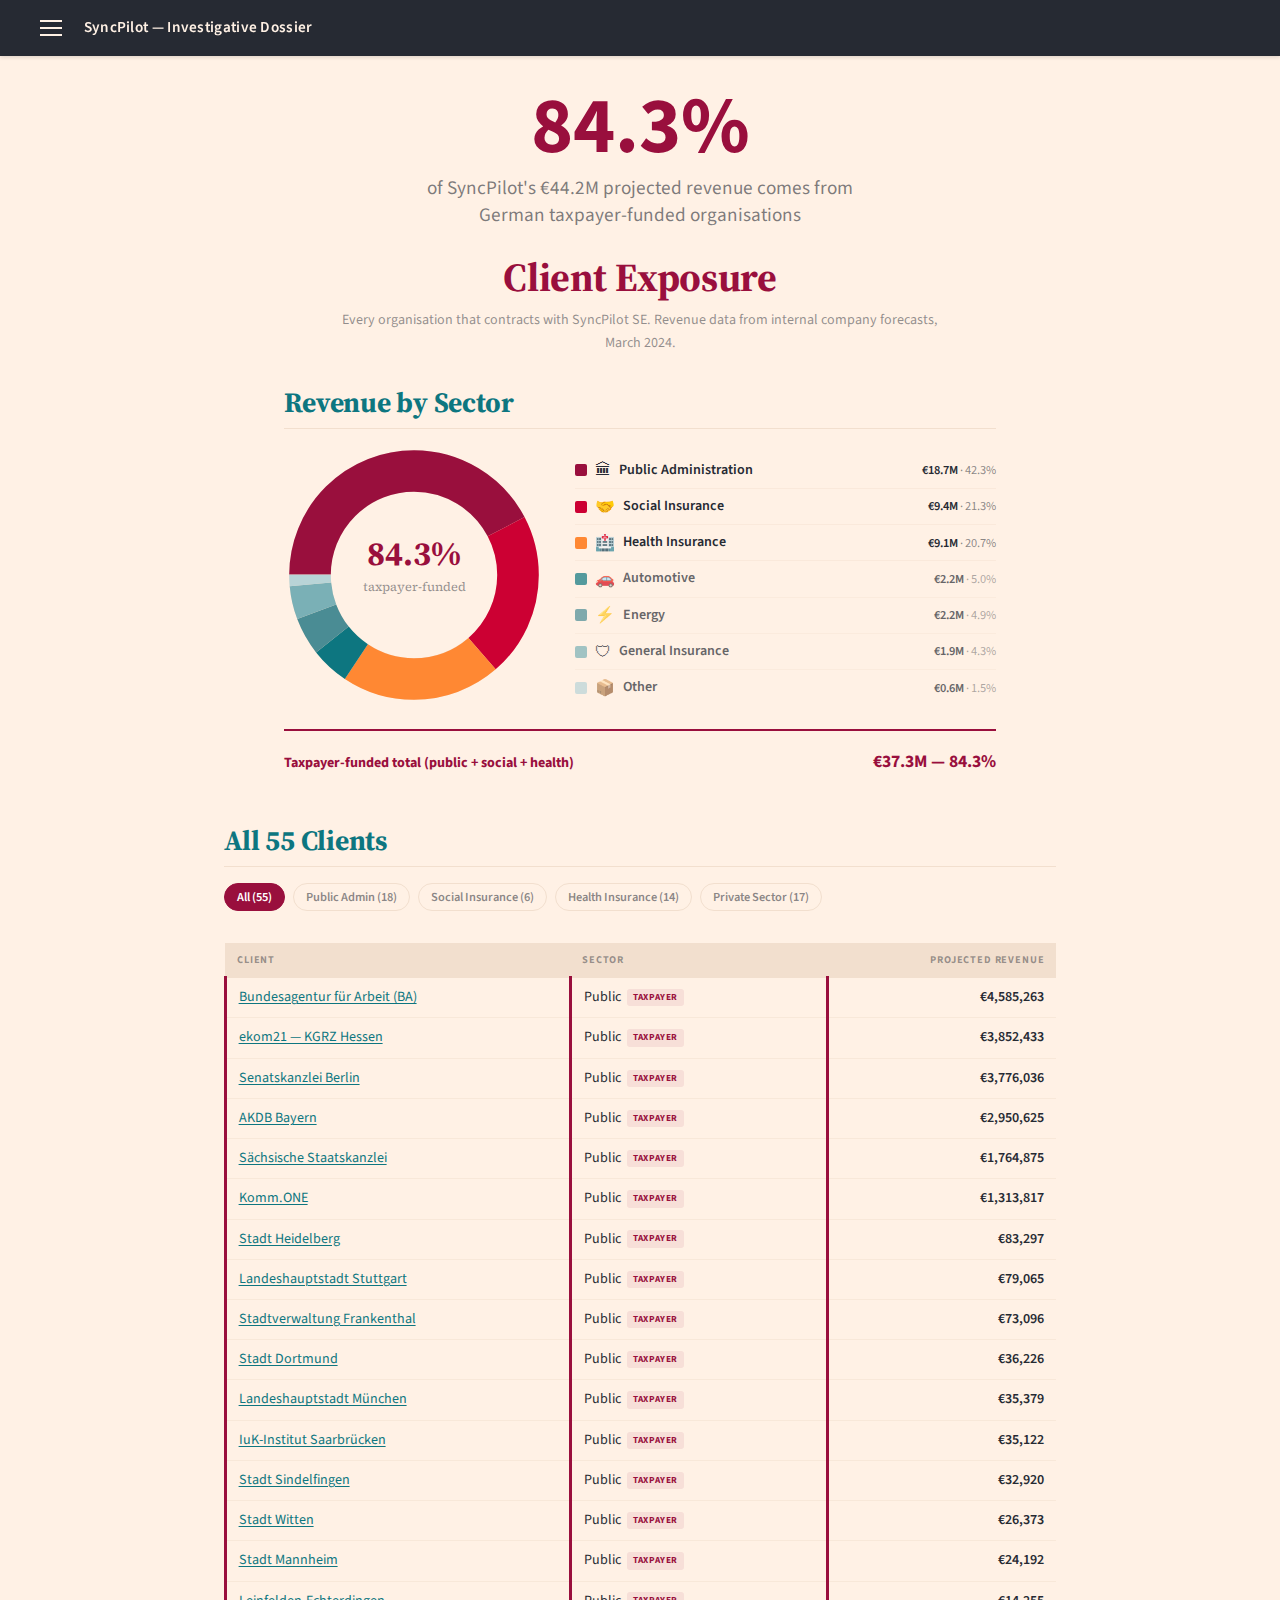
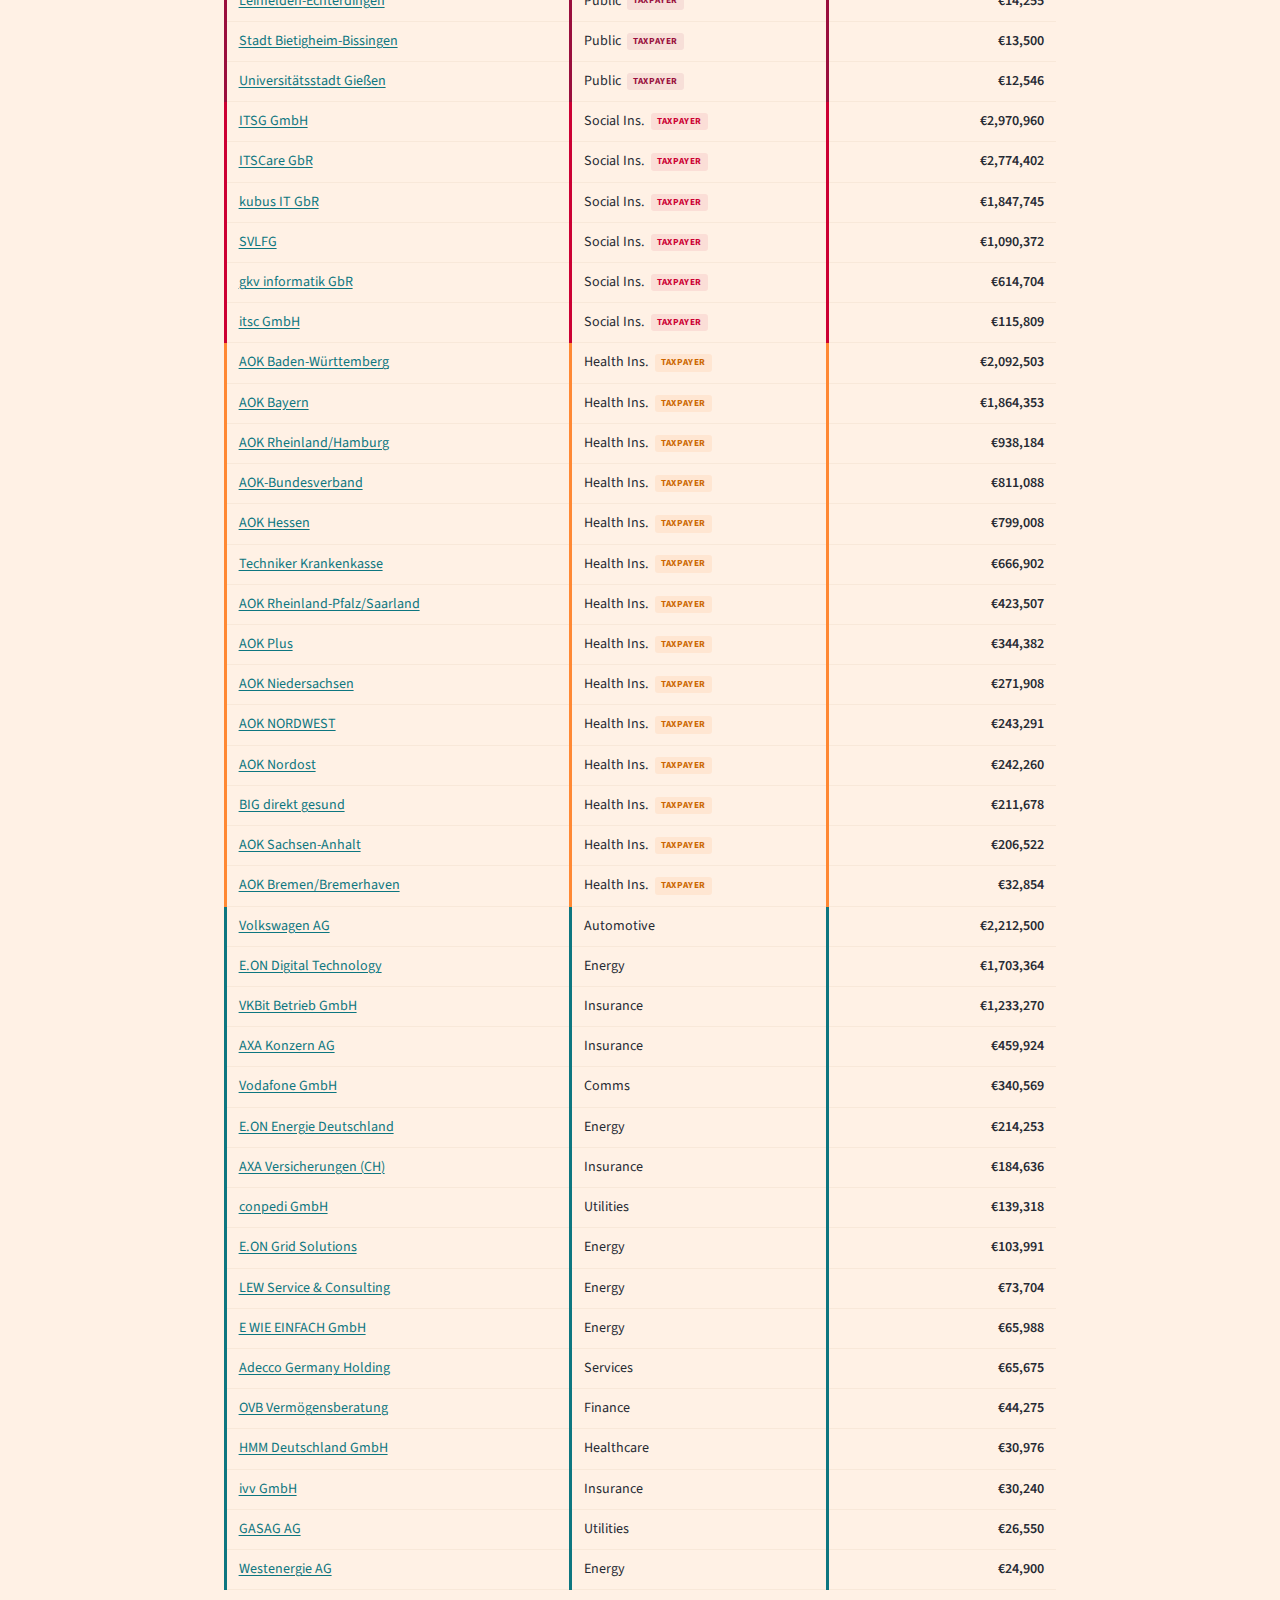
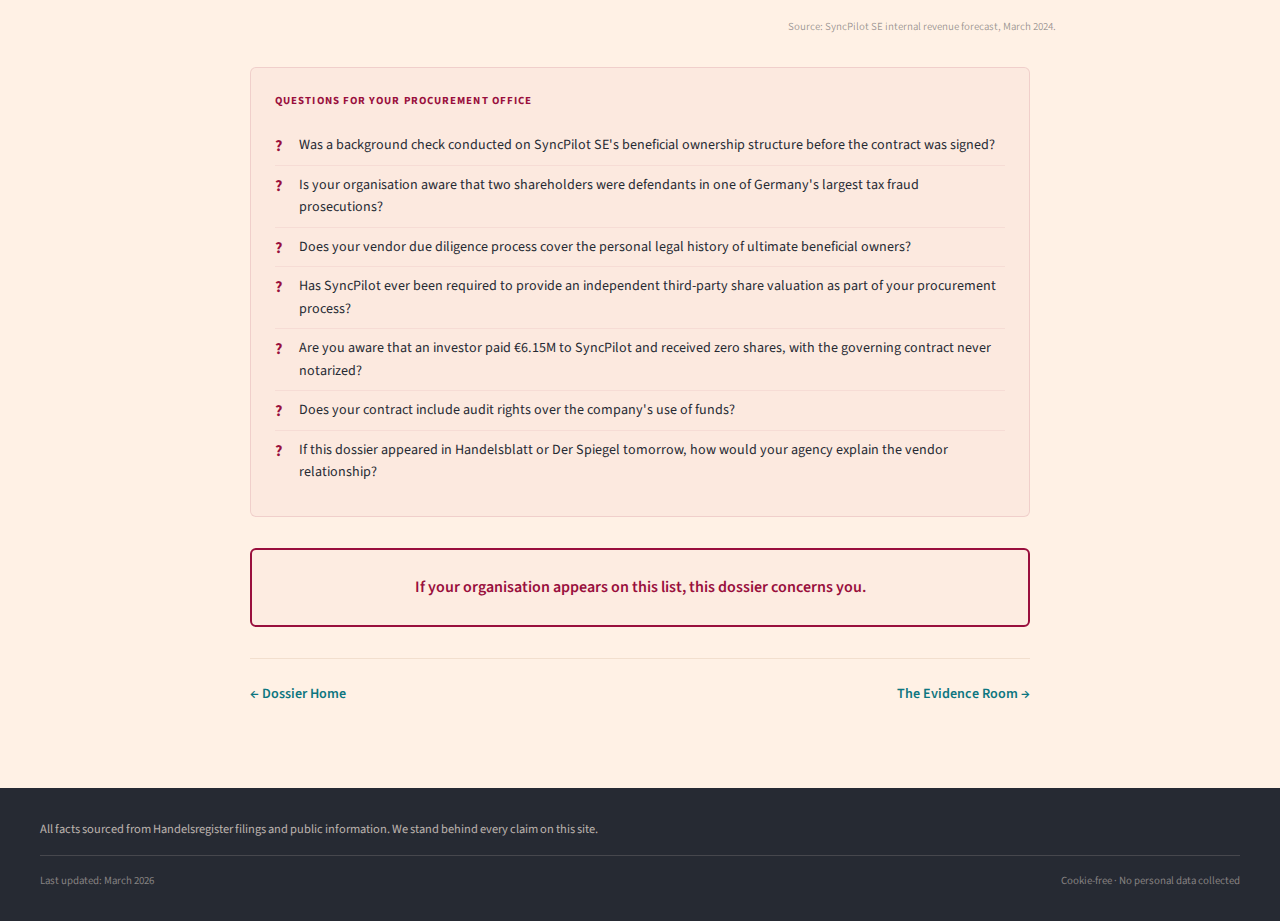
<file: clients.html>
<!DOCTYPE html>
<html lang="en">
<head>
  <meta charset="UTF-8">
  <meta name="viewport" content="width=device-width, initial-scale=1.0">
  <title>Client Exposure — SyncPilot SE</title>
  <meta name="description" content="SyncPilot SE client list: 55 organisations, €44.2M projected revenue, 84% from German taxpayer-funded agencies.">
  <link rel="stylesheet" href="styles.css">
  <style>
    .ce-hook { max-width:780px; margin:0 auto; padding:var(--sp-8) var(--container-padding) var(--sp-6); text-align:center; }
    .ce-hook-stat { font-family:var(--font-ui); font-size:clamp(3rem,8vw,5rem); font-weight:700; color:var(--claret); line-height:1; margin-bottom:var(--sp-2); }
    .ce-hook-label { font-family:var(--font-ui); font-size:clamp(1rem,2vw,1.2rem); color:rgba(38,42,51,0.6); line-height:1.4; }

    .sector-section { max-width:780px; margin:var(--sp-6) auto var(--sp-8); padding:0 var(--container-padding); }
    .legend-row { display:flex; align-items:center; gap:var(--sp-2); padding:6px 0; border-bottom:1px solid rgba(242,223,206,0.4); font-family:var(--font-ui); font-size:var(--text-ui); }
    .legend-row:last-child { border-bottom:none; }
    .legend-row--minor { opacity:0.7; }
    .legend-swatch { width:12px; height:12px; border-radius:2px; flex-shrink:0; }
    .legend-icon { font-size:1rem; flex-shrink:0; line-height:1; }
    .legend-name { flex:1; font-weight:600; color:var(--slate); }
    .legend-val { text-align:right; color:rgba(38,42,51,0.55); font-size:var(--text-small); white-space:nowrap; }
    .legend-val strong { color:var(--slate); }
    .taxpayer-total { margin-top:var(--sp-4); padding-top:var(--sp-4); border-top:2px solid var(--claret); display:flex; justify-content:space-between; align-items:baseline; font-family:var(--font-ui); }
    .taxpayer-total-label { font-size:var(--text-ui); font-weight:700; color:var(--claret); }
    .taxpayer-total-value { font-size:1.1rem; font-weight:700; color:var(--claret); }

    .client-table-section { max-width:900px; margin:0 auto var(--sp-8); padding:0 var(--container-padding); }
    .client-filter { display:flex; gap:var(--sp-2); flex-wrap:wrap; margin-bottom:var(--sp-4); }
    .filter-btn { font-family:var(--font-ui); font-size:var(--text-small); font-weight:600; padding:4px 12px; border:1px solid var(--wheat); border-radius:20px; background:transparent; color:rgba(38,42,51,0.55); cursor:pointer; transition:all 0.15s; }
    .filter-btn:hover { border-color:var(--oxford); color:var(--oxford); }
    .filter-btn.active { background:var(--claret); border-color:var(--claret); color:#fff; }

    table.client-table { width:100%; border-collapse:collapse; }
    table.client-table th { font-family:var(--font-ui); font-size:0.65rem; font-weight:700; text-transform:uppercase; letter-spacing:0.08em; color:rgba(38,42,51,0.45); text-align:left; padding:var(--sp-2) var(--sp-3); border-bottom:2px solid var(--wheat); }
    table.client-table th.col-rev { text-align:right; }
    table.client-table td { font-family:var(--font-ui); font-size:var(--text-ui); padding:var(--sp-2) var(--sp-3); border-bottom:1px solid rgba(242,223,206,0.5); }
    table.client-table td.col-rev { text-align:right; font-variant-numeric:tabular-nums; font-weight:600; white-space:nowrap; }
    table.client-table tr.cat-public td { border-left:3px solid var(--claret); }
    table.client-table tr.cat-social td { border-left:3px solid #CC0033; }
    table.client-table tr.cat-health td { border-left:3px solid var(--mango); }
    table.client-table tr.cat-other td { border-left:3px solid var(--oxford); }
    .cat-badge { display:inline-block; font-size:0.58rem; font-weight:700; text-transform:uppercase; letter-spacing:0.04em; padding:1px 6px; border-radius:3px; margin-left:6px; vertical-align:middle; }
    .cat-badge--public { background:rgba(153,15,61,0.08); color:var(--claret); }
    .cat-badge--social { background:rgba(204,0,51,0.08); color:#CC0033; }
    .cat-badge--health { background:rgba(255,136,51,0.1); color:#cc6600; }

    .procurement-questions { max-width:780px; margin:var(--sp-8) auto; padding:var(--sp-6); background:rgba(153,15,61,0.03); border:1px solid rgba(153,15,61,0.12); border-radius:6px; }
    .pq-title { font-family:var(--font-ui); font-size:0.68rem; font-weight:700; text-transform:uppercase; letter-spacing:0.1em; color:var(--claret); margin-bottom:var(--sp-4); }
    .pq-list { list-style:none; padding:0; margin:0; }
    .pq-list li { font-family:var(--font-ui); font-size:var(--text-ui); color:var(--slate); line-height:1.6; padding:var(--sp-2) 0 var(--sp-2) var(--sp-6); border-bottom:1px solid rgba(153,15,61,0.06); position:relative; }
    .pq-list li::before { content:'?'; position:absolute; left:0; font-weight:700; color:var(--claret); font-size:1rem; }
    .pq-list li:last-child { border-bottom:none; }

    .ce-cta { max-width:780px; margin:var(--sp-8) auto; padding:var(--sp-6); text-align:center; border:2px solid var(--claret); border-radius:6px; background:rgba(153,15,61,0.02); }
    .ce-cta p { font-family:var(--font-ui); font-size:1rem; font-weight:600; color:var(--claret); margin:0; }

    @media (max-width:640px) {
      .legend-row { font-size:var(--text-small); }
    }
  </style>
</head>
<body>
  <nav class="site-nav">
    <div class="nav-left">
      <button class="hamburger" id="menuToggle" aria-label="Menu"><span></span><span></span><span></span></button>
      <a class="nav-title" href="index.html">SyncPilot — Investigative Dossier</a>
    </div>
  </nav>
  <aside class="side-menu" id="sideMenu">
    <a href="index.html" class="menu-link">Dossier Home</a>
    <div class="menu-group-label">Chapters</div>
    <a href="profile.html" class="menu-link"><span class="ch-num">1.</span>The Company</a>
    <a href="perseus.html" class="menu-link"><span class="ch-num">2.</span>The 95% Discount</a>
    <a href="goldfinger.html" class="menu-link"><span class="ch-num">3.</span>The Goldfinger Connection</a>
    <a href="lvs.html" class="menu-link"><span class="ch-num">4.</span>The LVS Trap</a>
    <a href="evidence.html" class="menu-link"><span class="ch-num">5.</span>The Evidence Room</a>
    <div class="menu-group-label">Analysis</div>
    <a href="clients.html" class="menu-link active"><span class="ch-num">⬡</span>Client Exposure</a>
    <a href="shareholders.html" class="menu-link"><span class="ch-num">⬡</span>Shareholders</a>
  </aside>
  <div class="side-menu-overlay" id="menuOverlay"></div>

  <div class="ce-hook">
    <div class="ce-hook-stat">84.3%</div>
    <div class="ce-hook-label">of SyncPilot's €44.2M projected revenue comes from<br>German taxpayer-funded organisations</div>
  </div>

  <article>
    <h1 style="text-align:center; margin-bottom:var(--sp-2);">Client Exposure</h1>
    <p style="text-align:center; font-family:var(--font-ui); font-size:var(--text-ui); color:rgba(38,42,51,0.5); max-width:600px; margin:0 auto var(--sp-8);">
      Every organisation that contracts with SyncPilot SE. Revenue data from internal company forecasts, March 2024.
    </p>

    <div class="sector-section">
      <h2 style="margin-top:0;">Revenue by Sector</h2>

      <div style="display:flex; gap:var(--sp-8); align-items:center; flex-wrap:wrap; justify-content:center;">

        <!-- Donut chart SVG -->
        <div style="flex-shrink:0;">
          <svg viewBox="0 0 200 200" width="260" height="260" xmlns="http://www.w3.org/2000/svg" role="img" aria-label="Donut chart: 84.3% of revenue from taxpayer-funded sectors">
            <!-- Background ring -->
            <circle cx="100" cy="100" r="80" fill="none" stroke="var(--wheat)" stroke-width="32"/>

            <!-- Segments (stroke-dasharray = segment length, gap; stroke-dashoffset = starting position) -->
            <!-- Public Admin: 42.3% → 212.6 of 502.65 -->
            <circle cx="100" cy="100" r="80" fill="none" stroke="#990F3D" stroke-width="32"
              stroke-dasharray="212.6 290.05" stroke-dashoffset="125.66" transform="rotate(-90 100 100)"/>
            <!-- Social Insurance: 21.3% → 107.1 -->
            <circle cx="100" cy="100" r="80" fill="none" stroke="#CC0033" stroke-width="32"
              stroke-dasharray="107.1 395.55" stroke-dashoffset="-86.94" transform="rotate(-90 100 100)"/>
            <!-- Health Insurance: 20.7% → 104.0 -->
            <circle cx="100" cy="100" r="80" fill="none" stroke="#FF8833" stroke-width="32"
              stroke-dasharray="104.0 398.65" stroke-dashoffset="-194.04" transform="rotate(-90 100 100)"/>
            <!-- Automotive: 5.0% → 25.1 -->
            <circle cx="100" cy="100" r="80" fill="none" stroke="#0D7680" stroke-width="32"
              stroke-dasharray="25.1 477.55" stroke-dashoffset="-298.04" transform="rotate(-90 100 100)"/>
            <!-- Energy: 4.9% → 24.6 -->
            <circle cx="100" cy="100" r="80" fill="none" stroke="#4A8C94" stroke-width="32"
              stroke-dasharray="24.6 478.05" stroke-dashoffset="-323.14" transform="rotate(-90 100 100)"/>
            <!-- Gen Insurance: 4.3% → 21.6 -->
            <circle cx="100" cy="100" r="80" fill="none" stroke="#7AB0B6" stroke-width="32"
              stroke-dasharray="21.6 481.05" stroke-dashoffset="-347.74" transform="rotate(-90 100 100)"/>
            <!-- Other: 1.5% → 7.5 -->
            <circle cx="100" cy="100" r="80" fill="none" stroke="#B8D4D7" stroke-width="32"
              stroke-dasharray="7.5 495.15" stroke-dashoffset="-369.34" transform="rotate(-90 100 100)"/>

            <!-- Center text -->
            <text x="100" y="92" text-anchor="middle" font-family="Source Sans 3, sans-serif" font-size="26" font-weight="700" fill="#990F3D">84.3%</text>
            <text x="100" y="112" text-anchor="middle" font-family="Source Sans 3, sans-serif" font-size="9.5" fill="rgba(38,42,51,0.5)">taxpayer-funded</text>
          </svg>
        </div>

        <!-- Legend with icons -->
        <div style="flex:1; min-width:240px;">
          <div class="legend-row"><span class="legend-swatch" style="background:#990F3D;"></span><span class="legend-icon">🏛</span><span class="legend-name">Public Administration</span><span class="legend-val"><strong>€18.7M</strong> · 42.3%</span></div>
          <div class="legend-row"><span class="legend-swatch" style="background:#CC0033;"></span><span class="legend-icon">🤝</span><span class="legend-name">Social Insurance</span><span class="legend-val"><strong>€9.4M</strong> · 21.3%</span></div>
          <div class="legend-row"><span class="legend-swatch" style="background:#FF8833;"></span><span class="legend-icon">🏥</span><span class="legend-name">Health Insurance</span><span class="legend-val"><strong>€9.1M</strong> · 20.7%</span></div>
          <div class="legend-row legend-row--minor"><span class="legend-swatch" style="background:#0D7680;"></span><span class="legend-icon">🚗</span><span class="legend-name">Automotive</span><span class="legend-val"><strong>€2.2M</strong> · 5.0%</span></div>
          <div class="legend-row legend-row--minor"><span class="legend-swatch" style="background:#4A8C94;"></span><span class="legend-icon">⚡</span><span class="legend-name">Energy</span><span class="legend-val"><strong>€2.2M</strong> · 4.9%</span></div>
          <div class="legend-row legend-row--minor"><span class="legend-swatch" style="background:#7AB0B6;"></span><span class="legend-icon">🛡</span><span class="legend-name">General Insurance</span><span class="legend-val"><strong>€1.9M</strong> · 4.3%</span></div>
          <div class="legend-row legend-row--minor"><span class="legend-swatch" style="background:#B8D4D7;"></span><span class="legend-icon">📦</span><span class="legend-name">Other</span><span class="legend-val"><strong>€0.6M</strong> · 1.5%</span></div>
        </div>
      </div>

      <div class="taxpayer-total">
        <span class="taxpayer-total-label">Taxpayer-funded total (public + social + health)</span>
        <span class="taxpayer-total-value">€37.3M — 84.3%</span>
      </div>
    </div>

    <div class="client-table-section">
      <h2>All 55 Clients</h2>
      <div class="client-filter">
        <button class="filter-btn active" data-filter="all">All (55)</button>
        <button class="filter-btn" data-filter="public">Public Admin (18)</button>
        <button class="filter-btn" data-filter="social">Social Insurance (6)</button>
        <button class="filter-btn" data-filter="health">Health Insurance (14)</button>
        <button class="filter-btn" data-filter="other">Private Sector (17)</button>
      </div>
      <div style="overflow-x:auto;">
      <table class="client-table" id="clientTable">
        <thead><tr><th>Client</th><th>Sector</th><th class="col-rev">Projected Revenue</th></tr></thead>
        <tbody>
          <tr class="cat-public" data-cat="public"><td><a href="https://www.arbeitsagentur.de" target="_blank" rel="noopener">Bundesagentur für Arbeit (BA)</a></td><td>Public<span class="cat-badge cat-badge--public">Taxpayer</span></td><td class="col-rev">€4,585,263</td></tr>
          <tr class="cat-public" data-cat="public"><td><a href="https://www.ekom21.de" target="_blank" rel="noopener">ekom21 — KGRZ Hessen</a></td><td>Public<span class="cat-badge cat-badge--public">Taxpayer</span></td><td class="col-rev">€3,852,433</td></tr>
          <tr class="cat-public" data-cat="public"><td><a href="https://www.berlin.de/rbmskzl/" target="_blank" rel="noopener">Senatskanzlei Berlin</a></td><td>Public<span class="cat-badge cat-badge--public">Taxpayer</span></td><td class="col-rev">€3,776,036</td></tr>
          <tr class="cat-public" data-cat="public"><td><a href="https://www.akdb.de" target="_blank" rel="noopener">AKDB Bayern</a></td><td>Public<span class="cat-badge cat-badge--public">Taxpayer</span></td><td class="col-rev">€2,950,625</td></tr>
          <tr class="cat-public" data-cat="public"><td><a href="https://www.sk.sachsen.de" target="_blank" rel="noopener">Sächsische Staatskanzlei</a></td><td>Public<span class="cat-badge cat-badge--public">Taxpayer</span></td><td class="col-rev">€1,764,875</td></tr>
          <tr class="cat-public" data-cat="public"><td><a href="https://www.komm.one" target="_blank" rel="noopener">Komm.ONE</a></td><td>Public<span class="cat-badge cat-badge--public">Taxpayer</span></td><td class="col-rev">€1,313,817</td></tr>
          <tr class="cat-public" data-cat="public"><td><a href="https://www.heidelberg.de" target="_blank" rel="noopener">Stadt Heidelberg</a></td><td>Public<span class="cat-badge cat-badge--public">Taxpayer</span></td><td class="col-rev">€83,297</td></tr>
          <tr class="cat-public" data-cat="public"><td><a href="https://www.stuttgart.de" target="_blank" rel="noopener">Landeshauptstadt Stuttgart</a></td><td>Public<span class="cat-badge cat-badge--public">Taxpayer</span></td><td class="col-rev">€79,065</td></tr>
          <tr class="cat-public" data-cat="public"><td><a href="https://www.frankenthal.de" target="_blank" rel="noopener">Stadtverwaltung Frankenthal</a></td><td>Public<span class="cat-badge cat-badge--public">Taxpayer</span></td><td class="col-rev">€73,096</td></tr>
          <tr class="cat-public" data-cat="public"><td><a href="https://www.dortmund.de" target="_blank" rel="noopener">Stadt Dortmund</a></td><td>Public<span class="cat-badge cat-badge--public">Taxpayer</span></td><td class="col-rev">€36,226</td></tr>
          <tr class="cat-public" data-cat="public"><td><a href="https://www.muenchen.de" target="_blank" rel="noopener">Landeshauptstadt München</a></td><td>Public<span class="cat-badge cat-badge--public">Taxpayer</span></td><td class="col-rev">€35,379</td></tr>
          <tr class="cat-public" data-cat="public"><td><a href="https://www.saarbruecken.de" target="_blank" rel="noopener">IuK-Institut Saarbrücken</a></td><td>Public<span class="cat-badge cat-badge--public">Taxpayer</span></td><td class="col-rev">€35,122</td></tr>
          <tr class="cat-public" data-cat="public"><td><a href="https://www.sindelfingen.de" target="_blank" rel="noopener">Stadt Sindelfingen</a></td><td>Public<span class="cat-badge cat-badge--public">Taxpayer</span></td><td class="col-rev">€32,920</td></tr>
          <tr class="cat-public" data-cat="public"><td><a href="https://www.witten.de" target="_blank" rel="noopener">Stadt Witten</a></td><td>Public<span class="cat-badge cat-badge--public">Taxpayer</span></td><td class="col-rev">€26,373</td></tr>
          <tr class="cat-public" data-cat="public"><td><a href="https://www.mannheim.de" target="_blank" rel="noopener">Stadt Mannheim</a></td><td>Public<span class="cat-badge cat-badge--public">Taxpayer</span></td><td class="col-rev">€24,192</td></tr>
          <tr class="cat-public" data-cat="public"><td><a href="https://www.leinfelden-echterdingen.de" target="_blank" rel="noopener">Leinfelden-Echterdingen</a></td><td>Public<span class="cat-badge cat-badge--public">Taxpayer</span></td><td class="col-rev">€14,255</td></tr>
          <tr class="cat-public" data-cat="public"><td><a href="https://www.bietigheim-bissingen.de" target="_blank" rel="noopener">Stadt Bietigheim-Bissingen</a></td><td>Public<span class="cat-badge cat-badge--public">Taxpayer</span></td><td class="col-rev">€13,500</td></tr>
          <tr class="cat-public" data-cat="public"><td><a href="https://www.giessen.de" target="_blank" rel="noopener">Universitätsstadt Gießen</a></td><td>Public<span class="cat-badge cat-badge--public">Taxpayer</span></td><td class="col-rev">€12,546</td></tr>
          <tr class="cat-social" data-cat="social"><td><a href="https://www.itsg.de" target="_blank" rel="noopener">ITSG GmbH</a></td><td>Social Ins.<span class="cat-badge cat-badge--social">Taxpayer</span></td><td class="col-rev">€2,970,960</td></tr>
          <tr class="cat-social" data-cat="social"><td><a href="https://www.itscare.de" target="_blank" rel="noopener">ITSCare GbR</a></td><td>Social Ins.<span class="cat-badge cat-badge--social">Taxpayer</span></td><td class="col-rev">€2,774,402</td></tr>
          <tr class="cat-social" data-cat="social"><td><a href="https://www.kubus-it.de" target="_blank" rel="noopener">kubus IT GbR</a></td><td>Social Ins.<span class="cat-badge cat-badge--social">Taxpayer</span></td><td class="col-rev">€1,847,745</td></tr>
          <tr class="cat-social" data-cat="social"><td><a href="https://www.svlfg.de" target="_blank" rel="noopener">SVLFG</a></td><td>Social Ins.<span class="cat-badge cat-badge--social">Taxpayer</span></td><td class="col-rev">€1,090,372</td></tr>
          <tr class="cat-social" data-cat="social"><td><a href="https://www.gkvi.de" target="_blank" rel="noopener">gkv informatik GbR</a></td><td>Social Ins.<span class="cat-badge cat-badge--social">Taxpayer</span></td><td class="col-rev">€614,704</td></tr>
          <tr class="cat-social" data-cat="social"><td><a href="https://www.itsc.de" target="_blank" rel="noopener">itsc GmbH</a></td><td>Social Ins.<span class="cat-badge cat-badge--social">Taxpayer</span></td><td class="col-rev">€115,809</td></tr>
          <tr class="cat-health" data-cat="health"><td><a href="https://www.aok.de" target="_blank" rel="noopener">AOK Baden-Württemberg</a></td><td>Health Ins.<span class="cat-badge cat-badge--health">Taxpayer</span></td><td class="col-rev">€2,092,503</td></tr>
          <tr class="cat-health" data-cat="health"><td><a href="https://www.aok.de" target="_blank" rel="noopener">AOK Bayern</a></td><td>Health Ins.<span class="cat-badge cat-badge--health">Taxpayer</span></td><td class="col-rev">€1,864,353</td></tr>
          <tr class="cat-health" data-cat="health"><td><a href="https://www.aok.de" target="_blank" rel="noopener">AOK Rheinland/Hamburg</a></td><td>Health Ins.<span class="cat-badge cat-badge--health">Taxpayer</span></td><td class="col-rev">€938,184</td></tr>
          <tr class="cat-health" data-cat="health"><td><a href="https://www.aok.de" target="_blank" rel="noopener">AOK-Bundesverband</a></td><td>Health Ins.<span class="cat-badge cat-badge--health">Taxpayer</span></td><td class="col-rev">€811,088</td></tr>
          <tr class="cat-health" data-cat="health"><td><a href="https://www.aok.de" target="_blank" rel="noopener">AOK Hessen</a></td><td>Health Ins.<span class="cat-badge cat-badge--health">Taxpayer</span></td><td class="col-rev">€799,008</td></tr>
          <tr class="cat-health" data-cat="health"><td><a href="https://www.tk.de" target="_blank" rel="noopener">Techniker Krankenkasse</a></td><td>Health Ins.<span class="cat-badge cat-badge--health">Taxpayer</span></td><td class="col-rev">€666,902</td></tr>
          <tr class="cat-health" data-cat="health"><td><a href="https://www.aok.de" target="_blank" rel="noopener">AOK Rheinland-Pfalz/Saarland</a></td><td>Health Ins.<span class="cat-badge cat-badge--health">Taxpayer</span></td><td class="col-rev">€423,507</td></tr>
          <tr class="cat-health" data-cat="health"><td><a href="https://www.aok.de" target="_blank" rel="noopener">AOK Plus</a></td><td>Health Ins.<span class="cat-badge cat-badge--health">Taxpayer</span></td><td class="col-rev">€344,382</td></tr>
          <tr class="cat-health" data-cat="health"><td><a href="https://www.aok.de" target="_blank" rel="noopener">AOK Niedersachsen</a></td><td>Health Ins.<span class="cat-badge cat-badge--health">Taxpayer</span></td><td class="col-rev">€271,908</td></tr>
          <tr class="cat-health" data-cat="health"><td><a href="https://www.aok.de" target="_blank" rel="noopener">AOK NORDWEST</a></td><td>Health Ins.<span class="cat-badge cat-badge--health">Taxpayer</span></td><td class="col-rev">€243,291</td></tr>
          <tr class="cat-health" data-cat="health"><td><a href="https://www.aok.de" target="_blank" rel="noopener">AOK Nordost</a></td><td>Health Ins.<span class="cat-badge cat-badge--health">Taxpayer</span></td><td class="col-rev">€242,260</td></tr>
          <tr class="cat-health" data-cat="health"><td><a href="https://www.big-direkt.de" target="_blank" rel="noopener">BIG direkt gesund</a></td><td>Health Ins.<span class="cat-badge cat-badge--health">Taxpayer</span></td><td class="col-rev">€211,678</td></tr>
          <tr class="cat-health" data-cat="health"><td><a href="https://www.aok.de" target="_blank" rel="noopener">AOK Sachsen-Anhalt</a></td><td>Health Ins.<span class="cat-badge cat-badge--health">Taxpayer</span></td><td class="col-rev">€206,522</td></tr>
          <tr class="cat-health" data-cat="health"><td><a href="https://www.aok.de/pk/bremen/" target="_blank" rel="noopener">AOK Bremen/Bremerhaven</a></td><td>Health Ins.<span class="cat-badge cat-badge--health">Taxpayer</span></td><td class="col-rev">€32,854</td></tr>
          <tr class="cat-other" data-cat="other"><td><a href="https://www.volkswagen.de" target="_blank" rel="noopener">Volkswagen AG</a></td><td>Automotive</td><td class="col-rev">€2,212,500</td></tr>
          <tr class="cat-other" data-cat="other"><td><a href="https://www.eon.de" target="_blank" rel="noopener">E.ON Digital Technology</a></td><td>Energy</td><td class="col-rev">€1,703,364</td></tr>
          <tr class="cat-other" data-cat="other"><td><a href="https://www.vkb.de" target="_blank" rel="noopener">VKBit Betrieb GmbH</a></td><td>Insurance</td><td class="col-rev">€1,233,270</td></tr>
          <tr class="cat-other" data-cat="other"><td><a href="https://www.axa.de" target="_blank" rel="noopener">AXA Konzern AG</a></td><td>Insurance</td><td class="col-rev">€459,924</td></tr>
          <tr class="cat-other" data-cat="other"><td><a href="https://www.vodafone.de" target="_blank" rel="noopener">Vodafone GmbH</a></td><td>Comms</td><td class="col-rev">€340,569</td></tr>
          <tr class="cat-other" data-cat="other"><td><a href="https://www.eon.de" target="_blank" rel="noopener">E.ON Energie Deutschland</a></td><td>Energy</td><td class="col-rev">€214,253</td></tr>
          <tr class="cat-other" data-cat="other"><td><a href="https://www.axa.ch" target="_blank" rel="noopener">AXA Versicherungen (CH)</a></td><td>Insurance</td><td class="col-rev">€184,636</td></tr>
          <tr class="cat-other" data-cat="other"><td><a href="https://www.conpedi.de" target="_blank" rel="noopener">conpedi GmbH</a></td><td>Utilities</td><td class="col-rev">€139,318</td></tr>
          <tr class="cat-other" data-cat="other"><td><a href="https://www.eon.de" target="_blank" rel="noopener">E.ON Grid Solutions</a></td><td>Energy</td><td class="col-rev">€103,991</td></tr>
          <tr class="cat-other" data-cat="other"><td><a href="https://www.lew.de" target="_blank" rel="noopener">LEW Service &amp; Consulting</a></td><td>Energy</td><td class="col-rev">€73,704</td></tr>
          <tr class="cat-other" data-cat="other"><td><a href="https://www.e-wie-einfach.de" target="_blank" rel="noopener">E WIE EINFACH GmbH</a></td><td>Energy</td><td class="col-rev">€65,988</td></tr>
          <tr class="cat-other" data-cat="other"><td><a href="https://www.adecco.de" target="_blank" rel="noopener">Adecco Germany Holding</a></td><td>Services</td><td class="col-rev">€65,675</td></tr>
          <tr class="cat-other" data-cat="other"><td><a href="https://www.ovb.de" target="_blank" rel="noopener">OVB Vermögensberatung</a></td><td>Finance</td><td class="col-rev">€44,275</td></tr>
          <tr class="cat-other" data-cat="other"><td><a href="https://www.hmm.info" target="_blank" rel="noopener">HMM Deutschland GmbH</a></td><td>Healthcare</td><td class="col-rev">€30,976</td></tr>
          <tr class="cat-other" data-cat="other"><td><a href="https://www.ivv.de" target="_blank" rel="noopener">ivv GmbH</a></td><td>Insurance</td><td class="col-rev">€30,240</td></tr>
          <tr class="cat-other" data-cat="other"><td><a href="https://www.gasag.de" target="_blank" rel="noopener">GASAG AG</a></td><td>Utilities</td><td class="col-rev">€26,550</td></tr>
          <tr class="cat-other" data-cat="other"><td><a href="https://www.westenergie.de" target="_blank" rel="noopener">Westenergie AG</a></td><td>Energy</td><td class="col-rev">€24,900</td></tr>
        </tbody>
      </table>
      </div>
      <div class="chart-source" style="margin-top:var(--sp-3);">Source: SyncPilot SE internal revenue forecast, March 2024.</div>
    </div>

    <div class="procurement-questions">
      <div class="pq-title">Questions for Your Procurement Office</div>
      <ul class="pq-list">
        <li>Was a background check conducted on SyncPilot SE's beneficial ownership structure before the contract was signed?</li>
        <li>Is your organisation aware that two shareholders were defendants in one of Germany's largest tax fraud prosecutions?</li>
        <li>Does your vendor due diligence process cover the personal legal history of ultimate beneficial owners?</li>
        <li>Has SyncPilot ever been required to provide an independent third-party share valuation as part of your procurement process?</li>
        <li>Are you aware that an investor paid €6.15M to SyncPilot and received zero shares, with the governing contract never notarized?</li>
        <li>Does your contract include audit rights over the company's use of funds?</li>
        <li>If this dossier appeared in Handelsblatt or Der Spiegel tomorrow, how would your agency explain the vendor relationship?</li>
      </ul>
    </div>

    <div class="ce-cta">
      <p>If your organisation appears on this list, this dossier concerns you.</p>
    </div>

    <div class="chapter-nav" style="max-width:780px; margin:var(--sp-6) auto;">
      <a href="index.html" class="prev">Dossier Home</a>
      <a href="evidence.html" class="next">The Evidence Room</a>
    </div>
  </article>

  <footer class="site-footer">
    <div class="footer-inner">
      <div class="footer-disclaimer">All facts sourced from Handelsregister filings and public information. We stand behind every claim on this site.</div>
      <div class="footer-meta"><span>Last updated: March 2026</span><span>Cookie-free · No personal data collected</span></div>
    </div>
  </footer>

  <script>
  (function(){
    var btn=document.getElementById('menuToggle'),menu=document.getElementById('sideMenu'),overlay=document.getElementById('menuOverlay');
    function toggle(){btn.classList.toggle('active');menu.classList.toggle('open');overlay.classList.toggle('visible');}
    if(btn){btn.addEventListener('click',toggle);overlay.addEventListener('click',toggle);}
    var filters=document.querySelectorAll('.filter-btn'),rows=document.querySelectorAll('#clientTable tbody tr');
    filters.forEach(function(f){f.addEventListener('click',function(){
      filters.forEach(function(b){b.classList.remove('active');});f.classList.add('active');
      var cat=f.getAttribute('data-filter');
      rows.forEach(function(r){r.style.display=(cat==='all'||r.getAttribute('data-cat')===cat)?'':'none';});
    });});
  })();
  </script>
</body>
</html>
</file>
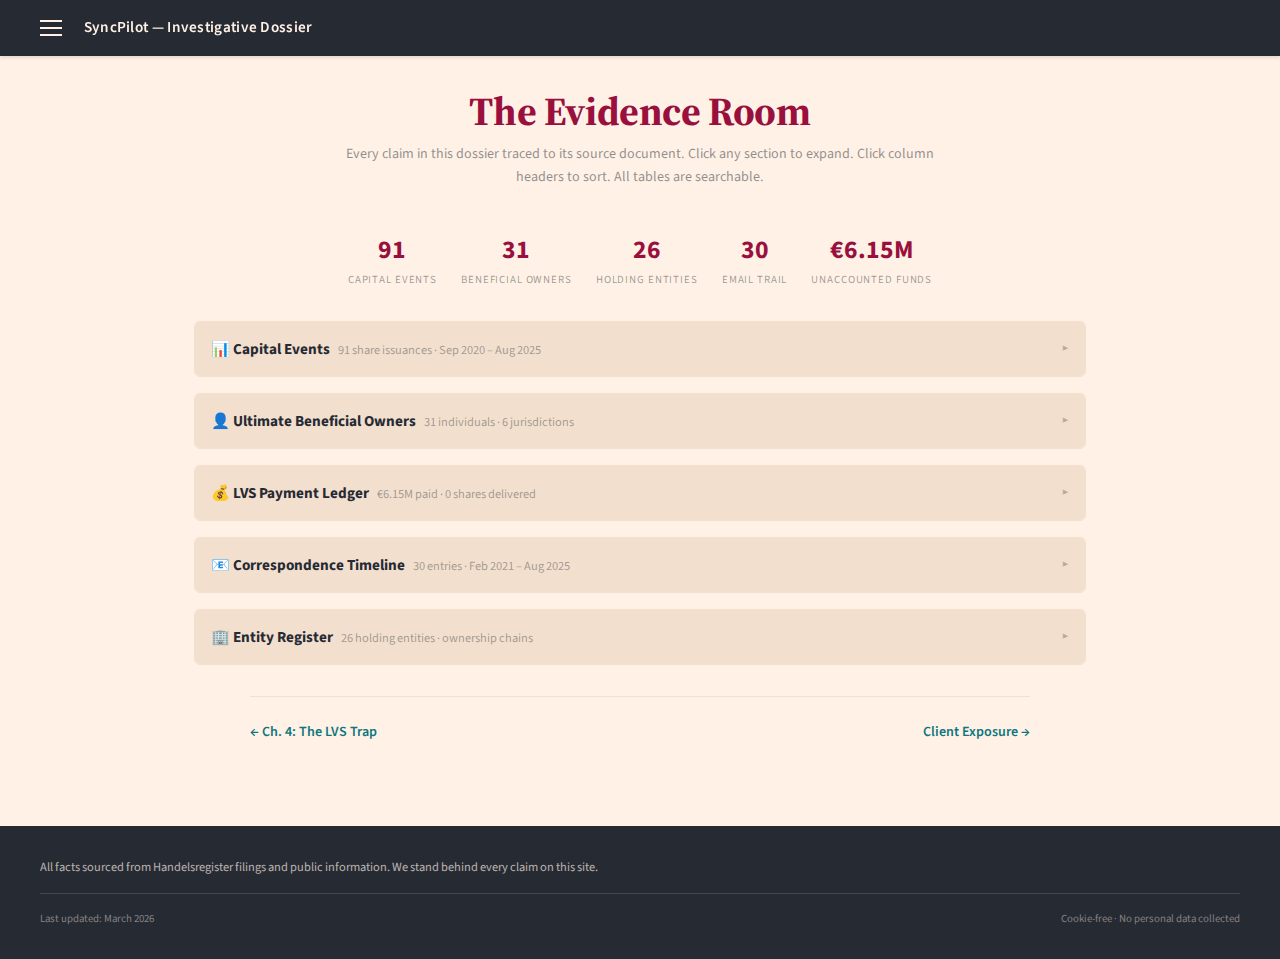
<file: evidence.html>
<!DOCTYPE html>
<html lang="en">
<head>
  <meta charset="UTF-8">
  <meta name="viewport" content="width=device-width, initial-scale=1.0">
  <title>The Evidence Room — SyncPilot SE</title>
  <meta name="description" content="Primary source data for the SyncPilot SE dossier: capital events, beneficial owners, payment ledger, email timeline, entity register.">
  <link rel="stylesheet" href="styles.css">
  <style>
    .er-hook { max-width:780px; margin:0 auto; padding:var(--sp-8) var(--container-padding) var(--sp-4); text-align:center; }
    .er-hook h1 { margin-bottom:var(--sp-2); }
    .er-hook-sub { font-family:var(--font-ui); font-size:var(--text-ui); color:rgba(38,42,51,0.5); max-width:600px; margin:0 auto var(--sp-6); }
    .er-stats { display:flex; justify-content:center; gap:var(--sp-6); flex-wrap:wrap; margin-bottom:var(--sp-8); }
    .er-stat { text-align:center; }
    .er-stat-num { font-family:var(--font-ui); font-size:1.6rem; font-weight:700; color:var(--claret); }
    .er-stat-label { font-family:var(--font-ui); font-size:var(--text-caption); color:rgba(38,42,51,0.45); text-transform:uppercase; letter-spacing:0.08em; }
    .er-section { max-width:960px; margin:0 auto var(--sp-2); padding:0 var(--container-padding); }
    .accordion { border:1px solid var(--wheat); border-radius:6px; overflow:hidden; margin-bottom:var(--sp-3); }
    .accordion-trigger { display:flex; align-items:center; justify-content:space-between; width:100%; padding:var(--sp-4); background:var(--card-bg); border:none; cursor:pointer; font-family:var(--font-ui); font-size:0.95rem; font-weight:700; color:var(--slate); text-align:left; transition:background 0.15s; }
    .accordion-trigger:hover { background:var(--wheat); }
    .accordion-trigger .acc-icon { font-size:0.7rem; color:rgba(38,42,51,0.3); transition:transform 0.2s; }
    .accordion.open .accordion-trigger .acc-icon { transform:rotate(90deg); }
    .accordion-trigger .acc-count { font-weight:400; font-size:var(--text-small); color:rgba(38,42,51,0.4); margin-left:var(--sp-2); }
    .accordion-body { display:none; padding:var(--sp-4); background:var(--bg); overflow-x:auto; }
    .accordion.open .accordion-body { display:block; }
    .ev-table { width:100%; border-collapse:collapse; font-family:var(--font-ui); font-size:var(--text-small); }
    .ev-table th { text-align:left; padding:var(--sp-2); font-size:0.6rem; font-weight:700; text-transform:uppercase; letter-spacing:0.08em; color:rgba(38,42,51,0.4); border-bottom:2px solid var(--wheat); white-space:nowrap; cursor:pointer; user-select:none; }
    .ev-table th:hover { color:var(--oxford); }
    .ev-table th::after { content:'\21C5'; margin-left:4px; font-size:0.55rem; opacity:0.3; }
    .ev-table th.sort-asc::after { content:'\2191'; opacity:0.8; color:var(--oxford); }
    .ev-table th.sort-desc::after { content:'\2193'; opacity:0.8; color:var(--oxford); }
    .ev-table th.no-sort { cursor:default; }
    .ev-table th.no-sort::after { content:''; }
    .ev-table td { padding:var(--sp-1) var(--sp-2); border-bottom:1px solid rgba(242,223,206,0.4); vertical-align:top; line-height:1.5; }
    .ev-table td.num { text-align:right; font-variant-numeric:tabular-nums; white-space:nowrap; }
    .ev-table tr.row-anomaly td { background:rgba(204,0,51,0.04); border-left:3px solid #CC0033; }
    .ev-table tr.row-top3 td { background:rgba(153,15,61,0.03); }
    .src-link { font-family:var(--font-ui); font-size:0.6rem; font-weight:600; color:var(--oxford); text-decoration:none; padding:1px 5px; border:1px solid rgba(13,118,128,0.2); border-radius:3px; white-space:nowrap; }
    .src-link:hover { background:rgba(13,118,128,0.06); }
    .src-onfile { font-family:var(--font-ui); font-size:0.6rem; color:rgba(38,42,51,0.3); font-style:italic; }
    .ev-search { margin-bottom:var(--sp-3); }
    .ev-search input { width:100%; padding:6px 12px; border:1px solid var(--wheat); border-radius:4px; font-family:var(--font-ui); font-size:var(--text-small); background:var(--bg); color:var(--slate); outline:none; }
    .ev-search input:focus { border-color:var(--oxford); }
    .ev-search input::placeholder { color:rgba(38,42,51,0.3); }
    @media (max-width:640px) { .ev-table { font-size:0.65rem; } .er-stats { gap:var(--sp-3); } }
  </style>
</head>
<body>
  <nav class="site-nav"><div class="nav-left">
    <button class="hamburger" id="menuToggle" aria-label="Menu"><span></span><span></span><span></span></button>
    <a class="nav-title" href="index.html">SyncPilot &mdash; Investigative Dossier</a>
  </div></nav>
  <aside class="side-menu" id="sideMenu">
    <a href="index.html" class="menu-link">Dossier Home</a>
    <div class="menu-group-label">Chapters</div>
    <a href="profile.html" class="menu-link"><span class="ch-num">1.</span>The Company</a>
    <a href="perseus.html" class="menu-link"><span class="ch-num">2.</span>The 95% Discount</a>
    <a href="goldfinger.html" class="menu-link"><span class="ch-num">3.</span>The Goldfinger Connection</a>
    <a href="lvs.html" class="menu-link"><span class="ch-num">4.</span>The LVS Trap</a>
    <a href="evidence.html" class="menu-link active"><span class="ch-num">5.</span>The Evidence Room</a>
    <div class="menu-group-label">Analysis</div>
    <a href="clients.html" class="menu-link"><span class="ch-num">&#x2B21;</span>Client Exposure</a>
    <a href="shareholders.html" class="menu-link"><span class="ch-num">&#x2B21;</span>Shareholders</a>
  </aside>
  <div class="side-menu-overlay" id="menuOverlay"></div>

  <div class="er-hook">
    <h1>The Evidence Room</h1>
    <p class="er-hook-sub">Every claim in this dossier traced to its source document. Click any section to expand. Click column headers to sort. All tables are searchable.</p>
  </div>

  <div class="er-stats">
    <div class="er-stat"><div class="er-stat-num">91</div><div class="er-stat-label">Capital Events</div></div>
    <div class="er-stat"><div class="er-stat-num">31</div><div class="er-stat-label">Beneficial Owners</div></div>
    <div class="er-stat"><div class="er-stat-num">26</div><div class="er-stat-label">Holding Entities</div></div>
    <div class="er-stat"><div class="er-stat-num">30</div><div class="er-stat-label">Email Trail</div></div>
    <div class="er-stat"><div class="er-stat-num">&euro;6.15M</div><div class="er-stat-label">Unaccounted Funds</div></div>
  </div>

  <div class="er-section">

    <div class="accordion" id="acc-capital">
      <button class="accordion-trigger" onclick="toggleAcc('acc-capital')">
        <span>&#x1F4CA; Capital Events<span class="acc-count">91 share issuances &middot; Sep 2020 &ndash; Aug 2025</span></span>
        <span class="acc-icon">&#x25B6;</span>
      </button>
      <div class="accordion-body">
        <div class="ev-search"><input type="text" placeholder="Search capital events&hellip;" oninput="filterTable(this,'tbl-capital')"></div>
        <table class="ev-table" id="tbl-capital">
          <thead><tr><th>Date</th><th>Shareholder</th><th>Shares</th><th>Nom.</th><th>Issue &euro;</th><th>Event</th><th class="no-sort">Source</th></tr></thead>
          <tbody>
<tr><td>2020-09-23</td><td>BOSYNC Beteiligungs UG</td><td class="num">61,134</td><td class="num">1</td><td class="num"></td><td>Acquisition of shares ; Name change to SYNCPILOT SE; Seat moved to Augsburg.</td><td><a href="https://drive.google.com/file/d/1EayB3ZyobIJzUXhYF5QwzCIEQnyP2BJN/view?usp=drive_link" target="_blank" rel="noopener" class="src-link">Source ↗</a></td></tr>
<tr><td></td><td>DSI Digital Solutions Invest GmbH</td><td class="num">40,799</td><td class="num">1</td><td class="num"></td><td></td><td></td></tr>
<tr><td></td><td>Augusta Software GmbH</td><td class="num">18,065</td><td class="num">1</td><td class="num"></td><td></td><td></td></tr>
<tr><td></td><td>Bruchteilsgemeinschaft</td><td class="num">2</td><td class="num">1</td><td class="num"></td><td></td><td></td></tr>
<tr><td>2020-12-07</td><td>BOSYNC Beteiligungs UG</td><td class="num">2,486,138</td><td class="num">1</td><td class="num">4.7</td><td>Capital Increase (Contribution in Kind of SyncPilot GmbH) .</td><td><a href="https://drive.google.com/file/d/1T7e2HizvwEuI1DBwERylkoP0qb-qJIGo/view?usp=drive_link" target="_blank" rel="noopener" class="src-link">Source ↗</a></td></tr>
<tr><td></td><td>DSI Digital Solutions Invest GmbH</td><td class="num">1,659,188</td><td class="num">1</td><td class="num">4.7</td><td></td><td></td></tr>
<tr><td></td><td>Augusta Software GmbH</td><td class="num">734,674</td><td class="num">1</td><td class="num">4.7</td><td></td><td></td></tr>
<tr><td>2021-09-09</td><td>N/A</td><td class="num">0</td><td class="num">N/A</td><td class="num"></td><td>Creation Auth. Cap. I (€1M), Auth. Cap. II (€0.5M), Cond. Cap. 2021 (€0.5M). Registered.</td><td><a href="https://drive.google.com/file/d/1T7e2HizvwEuI1DBwERylkoP0qb-qJIGo/view?usp=drive_link" target="_blank" rel="noopener" class="src-link">Source ↗</a></td></tr>
<tr><td>2021-12-03</td><td>Christiane Saupe</td><td class="num">38,462</td><td class="num">1</td><td class="num">13</td><td>Capital Increase (Utilizing Auth. Cap. II). Total Capital: 5,115,385.</td><td><a href="https://drive.google.com/file/d/1E7Jjx3qhG1mTDQf0mLQt6jxYkhlMWWEm/view?usp=drive_link" target="_blank" rel="noopener" class="src-link">Source ↗</a></td></tr>
<tr><td>2021-12-13</td><td>Marc F. Kimmich</td><td class="num">76,923</td><td class="num">1</td><td class="num">13</td><td>Capital Increase (Utilizing Auth. Cap. II). Total Capital: 5,076,923.</td><td><a href="https://drive.google.com/file/d/19RHmGXyG6KvVCLDpFhzkZooRMF4I0teh/view?usp=drive_link" target="_blank" rel="noopener" class="src-link">Source ↗</a></td></tr>
<tr><td>2021-12-31</td><td>DSI Digital Solutions Invest GmbH</td><td class="num">-849,994</td><td class="num"></td><td class="num"></td><td>Die 403.550 Anteile der AURIGA in Anlage 1 Hauptversammlung v. 17.5.2024 können nur durch Übertragung aus der DSI enstanden sein; da die Übertragung nicht in Anl. 2 oder 3 erscheint, muss sie vor 2022 stattgefunden haben</td><td><span class="src-onfile">On file</span></td></tr>
<tr><td></td><td>AURIGA Capital AG</td><td class="num">849,994</td><td class="num"></td><td class="num"></td><td></td><td></td></tr>
<tr><td></td><td>N/A</td><td class="num">0</td><td class="num">N/A</td><td class="num"></td><td></td><td></td></tr>
<tr><td>2022-12-09</td><td>H.G. Perseus GmbH StbG</td><td class="num">158,208</td><td class="num">1</td><td class="num">18.962404</td><td>Capital Increase (Utilizing Auth. Cap. II). Total Capital: 5,273,593.</td><td><a href="https://drive.google.com/file/d/1uNxImJL6UVUaAnCRYfuRpc0f3yrGu7ev/view?usp=drive_link" target="_blank" rel="noopener" class="src-link">Source ↗</a></td></tr>
<tr class="row-anomaly"><td>2023-03-14</td><td>H.G. Perseus GmbH StbG</td><td class="num">127,885</td><td class="num">1</td><td class="num">1</td><td>Capital Increase (Utilizing Auth. Cap. II). Total Capital: 5,401,478.</td><td><a href="https://drive.google.com/file/d/1QYxcEwk8GrC8zPm4SdO4wpvfdD40XzaU/view?usp=drive_link" target="_blank" rel="noopener" class="src-link">Source ↗</a></td></tr>
<tr><td>2023-05-11</td><td>Tiven GmbH</td><td class="num">48,632</td><td class="num">1</td><td class="num">20.5626</td><td>Capital Increase (Utilizing Auth. Cap. II). Total Capital: 5,450,110.</td><td><a href="https://drive.google.com/file/d/116gAKoYRSmdrWi2cx8oKsb3oeCK_tk1b/view?usp=drive_link" target="_blank" rel="noopener" class="src-link">Source ↗</a></td></tr>
<tr><td>2023-06-05</td><td>H.G. Perseus GmbH StbG</td><td class="num">16,211</td><td class="num">1</td><td class="num">20.5626</td><td>Capital Increase (Utilizing Auth. Cap. II). Total Capital: 5,498,742.</td><td><a href="https://drive.google.com/file/d/1e-90Bhh9_KNelf-Vg3-c0mHIsmiAe94Q/view?usp=drive_link" target="_blank" rel="noopener" class="src-link">Source ↗</a></td></tr>
<tr><td>2023-06-30</td><td>bgh Vermögensverwaltung GmbH</td><td class="num">32,421</td><td class="num">1</td><td class="num">20.5626</td><td>Capital Increase (Utilizing Auth. Cap. II).</td><td><a href="https://drive.google.com/file/d/1EJzlaP9qtWZUS9lb-A0UD-4dKmyiba0J/view?usp=drive_link" target="_blank" rel="noopener" class="src-link">Source ↗</a></td></tr>
<tr><td>2023-12-31</td><td>AURIGA Capital AG</td><td class="num">-195,000</td><td class="num"></td><td class="num"></td><td>Übertragung 2022/23 gem. Anl. 2 Niederschrift Hauptversammlung v. 17.5.2024</td><td><a href="https://drive.google.com/drive/u/3/folders/1ydxTFVoRGYJ_x3fZeWBX6CLWAei2-rDE" target="_blank" rel="noopener" class="src-link">Source ↗</a></td></tr>
<tr><td></td><td>Perseus Innovations and Services Holding Ltd.</td><td class="num">195,000</td><td class="num"></td><td class="num"></td><td></td><td></td></tr>
<tr><td></td><td>BOSYNC Beteiligungs UG</td><td class="num">-79,610</td><td class="num"></td><td class="num"></td><td></td><td></td></tr>
<tr><td></td><td>Perseus Innovations and Services Holding Ltd.</td><td class="num">79,610</td><td class="num"></td><td class="num"></td><td></td><td></td></tr>
<tr><td></td><td>BOSYNC Beteiligungs UG</td><td class="num">-116,100</td><td class="num"></td><td class="num"></td><td></td><td></td></tr>
<tr><td></td><td>Perseus Innovations and Services Holding Ltd.</td><td class="num">116,100</td><td class="num"></td><td class="num"></td><td></td><td></td></tr>
<tr><td></td><td>BOSYNC Beteiligungs UG</td><td class="num">-68,966</td><td class="num"></td><td class="num"></td><td></td><td></td></tr>
<tr><td></td><td>Perseus Innovations and Services Holding Ltd.</td><td class="num">68,966</td><td class="num"></td><td class="num"></td><td></td><td></td></tr>
<tr><td></td><td>AURIGA Capital AG</td><td class="num">-103,448</td><td class="num"></td><td class="num"></td><td></td><td></td></tr>
<tr><td></td><td>Perseus Innovations and Services Holding Ltd.</td><td class="num">103,448</td><td class="num"></td><td class="num"></td><td></td><td></td></tr>
<tr><td></td><td>DSI Digital Solutions Invest GmbH</td><td class="num">-849,993</td><td class="num"></td><td class="num"></td><td></td><td></td></tr>
<tr><td></td><td>AURIGA Capital AG</td><td class="num">849,993</td><td class="num"></td><td class="num"></td><td></td><td></td></tr>
<tr><td></td><td>AURIGA Capital AG</td><td class="num">-512,718</td><td class="num"></td><td class="num"></td><td></td><td></td></tr>
<tr><td></td><td>ZKP Innovations Holding Ltd.</td><td class="num">512,718</td><td class="num"></td><td class="num"></td><td></td><td></td></tr>
<tr><td></td><td>AURIGA Capital AG</td><td class="num">-285,000</td><td class="num"></td><td class="num"></td><td></td><td></td></tr>
<tr><td></td><td>Lapis Ltd.</td><td class="num">285,000</td><td class="num"></td><td class="num"></td><td></td><td></td></tr>
<tr><td></td><td>AURIGA Capital AG</td><td class="num">-162,045</td><td class="num"></td><td class="num"></td><td></td><td></td></tr>
<tr><td></td><td>Attegia Holding Ltd.</td><td class="num">162,045</td><td class="num"></td><td class="num"></td><td></td><td></td></tr>
<tr><td></td><td>AURIGA Capital AG</td><td class="num">-38,225</td><td class="num"></td><td class="num"></td><td></td><td></td></tr>
<tr><td></td><td>Tiven GmbH</td><td class="num">38,225</td><td class="num"></td><td class="num"></td><td></td><td></td></tr>
<tr><td></td><td>BOSYNC Beteiligungs UG</td><td class="num">-125,498</td><td class="num"></td><td class="num"></td><td></td><td></td></tr>
<tr><td></td><td>Tiven GmbH</td><td class="num">125,498</td><td class="num"></td><td class="num"></td><td></td><td></td></tr>
<tr><td></td><td>H.G. Perseus GmbH StbG</td><td class="num">-158,208</td><td class="num"></td><td class="num"></td><td></td><td></td></tr>
<tr><td></td><td>Lapis Ltd.</td><td class="num">158,208</td><td class="num"></td><td class="num"></td><td></td><td></td></tr>
<tr><td></td><td>H.G. Perseus GmbH StbG</td><td class="num">-12,500</td><td class="num"></td><td class="num"></td><td></td><td></td></tr>
<tr><td></td><td>Christiane Saupe</td><td class="num">12,500</td><td class="num"></td><td class="num"></td><td></td><td></td></tr>
<tr><td></td><td>Augusta Software GmbH</td><td class="num">-66,666</td><td class="num"></td><td class="num"></td><td></td><td></td></tr>
<tr><td></td><td>Lapis Ltd.</td><td class="num">66,666</td><td class="num"></td><td class="num"></td><td></td><td></td></tr>
<tr><td></td><td>BOSYNC Beteiligungs UG</td><td class="num">-54,574</td><td class="num"></td><td class="num"></td><td></td><td></td></tr>
<tr><td></td><td>Lapis Ltd.</td><td class="num">54,574</td><td class="num"></td><td class="num"></td><td></td><td></td></tr>
<tr><td></td><td>BOSYNC Beteiligungs UG</td><td class="num">-109,148</td><td class="num"></td><td class="num"></td><td></td><td></td></tr>
<tr><td></td><td>bgh Vermögensverwaltung GmbH</td><td class="num">109,148</td><td class="num"></td><td class="num"></td><td></td><td></td></tr>
<tr><td></td><td>BOSYNC Beteiligungs UG</td><td class="num">-128,388</td><td class="num"></td><td class="num"></td><td></td><td></td></tr>
<tr><td></td><td>Schaeff Group AG</td><td class="num">128,388</td><td class="num"></td><td class="num"></td><td></td><td></td></tr>
<tr><td></td><td>BOSYNC Beteiligungs UG</td><td class="num">-96,291</td><td class="num"></td><td class="num"></td><td></td><td></td></tr>
<tr><td></td><td>Attegia Holding Ltd.</td><td class="num">96,291</td><td class="num"></td><td class="num"></td><td></td><td></td></tr>
<tr><td></td><td>BOSYNC Beteiligungs UG</td><td class="num">-96,291</td><td class="num"></td><td class="num"></td><td></td><td></td></tr>
<tr><td></td><td>Attegia Holding Ltd.</td><td class="num">96,291</td><td class="num"></td><td class="num"></td><td></td><td></td></tr>
<tr><td></td><td>BOSYNC Beteiligungs UG</td><td class="num">-64,194</td><td class="num"></td><td class="num"></td><td></td><td></td></tr>
<tr><td></td><td>Attegia Holding Ltd.</td><td class="num">64,194</td><td class="num"></td><td class="num"></td><td></td><td></td></tr>
<tr><td>2024-05-17</td><td>5th. Dimension Investment GmbH</td><td class="num">55,550</td><td class="num">1</td><td class="num">23.64177119711971</td><td>Capital Increase. Total Capital: 5,554,292.</td><td><a href="https://drive.google.com/file/d/1oiYsAH2kJtVDFBuPO1hCpelGgbv-UOuj/view?usp=drive_link" target="_blank" rel="noopener" class="src-link">Source ↗</a></td></tr>
<tr><td>2024-05-18</td><td>H.G. Perseus GmbH StbG</td><td class="num">-16,211</td><td class="num"></td><td class="num"></td><td>Übertragung 2024 gem. Anl. 3 Niederschrift Hauptversammlung v. 17.5.2024; nach der HV, da sonst Teilnehmerliste und Anteilsverteilung (Anl. 1) falsch</td><td><a href="https://drive.google.com/file/d/1rLoYHrRoiGPh6_L7TWDDL2Zbs4Ftjn9k/view?pli=1" target="_blank" rel="noopener" class="src-link">Source ↗</a></td></tr>
<tr><td></td><td>Lapis Ltd.</td><td class="num">16,211</td><td class="num"></td><td class="num"></td><td></td><td></td></tr>
<tr><td></td><td>Marc F. Kimmich</td><td class="num">-76,923</td><td class="num"></td><td class="num"></td><td></td><td></td></tr>
<tr><td></td><td>ZKP Innovations Holding Ltd.</td><td class="num">76,923</td><td class="num"></td><td class="num"></td><td></td><td></td></tr>
<tr><td></td><td>Perseus Innovations and Services Holding Ltd.</td><td class="num">-563,124</td><td class="num"></td><td class="num"></td><td></td><td></td></tr>
<tr><td></td><td>ZKP Innovations Holding Ltd.</td><td class="num">563,124</td><td class="num"></td><td class="num"></td><td></td><td></td></tr>
<tr><td></td><td>Tiven GmbH</td><td class="num">-212,355</td><td class="num"></td><td class="num"></td><td></td><td></td></tr>
<tr><td></td><td>Tiven Invest S.A. SICAV RAIF</td><td class="num">212,355</td><td class="num"></td><td class="num"></td><td></td><td></td></tr>
<tr><td></td><td>H.G. Perseus GmbH StbG</td><td class="num">-115,385</td><td class="num"></td><td class="num"></td><td></td><td></td></tr>
<tr><td></td><td>ZKP Innovations Holding Ltd.</td><td class="num">115,385</td><td class="num"></td><td class="num"></td><td></td><td></td></tr>
<tr><td>2025-08-05</td><td>BOSYNC Beteiligungs UG</td><td class="num">-269,790</td><td class="num"></td><td class="num"></td><td>Korrektur zur Angleichung der Anteilsverteilung an das Teilnehmerverzeichnis Hauptversammlung 5.8.25 (Anlage 1); keine genehmigten Übertragungen im Handelsregister</td><td><a href="https://drive.google.com/drive/u/3/folders/1ydxTFVoRGYJ_x3fZeWBX6CLWAei2-rDE" target="_blank" rel="noopener" class="src-link">Source ↗</a></td></tr>
<tr><td></td><td>Augusta Software GmbH</td><td class="num">-161,873</td><td class="num"></td><td class="num"></td><td></td><td></td></tr>
<tr><td></td><td>Bruchteilsgemeinschaft</td><td class="num">-2</td><td class="num"></td><td class="num"></td><td></td><td></td></tr>
<tr><td></td><td>AURIGA Capital AG</td><td class="num">1</td><td class="num"></td><td class="num"></td><td></td><td></td></tr>
<tr><td></td><td>Perseus Innovations and Services Holding Ltd.</td><td class="num">198,468</td><td class="num"></td><td class="num"></td><td></td><td></td></tr>
<tr><td></td><td>Tiven Invest S.A. SICAV RAIF</td><td class="num">-212,355</td><td class="num"></td><td class="num"></td><td></td><td></td></tr>
<tr><td></td><td>Tiven S.A.</td><td class="num">244,445</td><td class="num"></td><td class="num"></td><td></td><td></td></tr>
<tr><td></td><td>bgh Vermögensverwaltung GmbH</td><td class="num">43,168</td><td class="num"></td><td class="num"></td><td></td><td></td></tr>
<tr><td></td><td>ZKP Innovations Holding Ltd.</td><td class="num">-31,906</td><td class="num"></td><td class="num"></td><td></td><td></td></tr>
<tr><td></td><td>Lapis Ltd.</td><td class="num">87,748</td><td class="num"></td><td class="num"></td><td></td><td></td></tr>
<tr><td></td><td>Attegia Holding Ltd.</td><td class="num">63,292</td><td class="num"></td><td class="num"></td><td></td><td></td></tr>
<tr><td></td><td>Schaeff Group AG</td><td class="num">38,804</td><td class="num"></td><td class="num"></td><td></td><td></td></tr>
<tr><td></td><td>BOSYNC Beteiligungs UG</td><td class="num">-17,094</td><td class="num"></td><td class="num"></td><td></td><td></td></tr>
<tr><td></td><td>ATLASI GROUP GmbH</td><td class="num">17,094</td><td class="num"></td><td class="num"></td><td></td><td></td></tr>
<tr><td></td><td>BOSYNC Beteiligungs UG</td><td class="num">-8,547</td><td class="num"></td><td class="num"></td><td></td><td></td></tr>
<tr><td></td><td>Callidus Ventures GmbH</td><td class="num">8,547</td><td class="num"></td><td class="num"></td><td></td><td></td></tr>
<tr><td></td><td>Perseus Innovations and Services Holding Ltd.</td><td class="num">-8,547</td><td class="num"></td><td class="num"></td><td></td><td></td></tr>
<tr><td></td><td>ATLASI GROUP GmbH</td><td class="num">8,547</td><td class="num"></td><td class="num"></td><td></td><td></td></tr>
<tr><td></td><td>Perseus Innovations and Services Holding Ltd.</td><td class="num">-4,274</td><td class="num"></td><td class="num"></td><td></td><td></td></tr>
<tr><td></td><td>Callidus Ventures GmbH</td><td class="num">4,274</td><td class="num"></td><td class="num"></td><td></td><td></td></tr>
<tr><td></td><td>ATLASI GROUP GmbH</td><td class="num">14,493</td><td class="num">1</td><td class="num">23</td><td></td><td></td></tr>
<tr><td></td><td>Callidus Ventures GmbH</td><td class="num">7,246</td><td class="num">1</td><td class="num">23</td><td></td><td></td></tr>
          </tbody>
        </table>
      </div>
    </div>

    <div class="accordion" id="acc-ubo">
      <button class="accordion-trigger" onclick="toggleAcc('acc-ubo')">
        <span>&#x1F464; Ultimate Beneficial Owners<span class="acc-count">31 individuals &middot; 6 jurisdictions</span></span>
        <span class="acc-icon">&#x25B6;</span>
      </button>
      <div class="accordion-body">
        <div class="ev-search"><input type="text" placeholder="Search UBOs&hellip;" oninput="filterTable(this,'tbl-ubo')"></div>
        <table class="ev-table" id="tbl-ubo">
          <thead><tr><th>#</th><th>Name</th><th>% of SE</th><th>Shares</th><th>Via (Holding Entity)</th></tr></thead>
          <tbody>
<tr class="row-top3"><td class="num">1</td><td><strong>Bleicher, Franz-Xaver</strong></td><td class="num">16.48%</td><td class="num">918,947</td><td>BOSYNC Beteiligungs UG</td></tr>
<tr class="row-top3"><td class="num">2</td><td><strong>Krocke, Dr. Ingo</strong></td><td class="num">8.65%</td><td class="num">482,113</td><td>Attegia Holding Ltd.</td></tr>
<tr class="row-top3"><td class="num">3</td><td><strong>Steiner, Harald</strong></td><td class="num">8.58%</td><td class="num">478,431</td><td>AURIGA Capital AG, BOSYNC Beteiligungs UG</td></tr>
<tr><td class="num">4</td><td><strong>Jakisch, Bernd</strong></td><td class="num">4.70%</td><td class="num">262,100</td><td>Augusta Software GmbH</td></tr>
<tr><td class="num">5</td><td><strong>Funk, Dirk</strong></td><td class="num">4.70%</td><td class="num">262,100</td><td>Augusta Software GmbH</td></tr>
<tr><td class="num">6</td><td><strong>Schaeff, Alexander</strong></td><td class="num">4.67%</td><td class="num">260,160</td><td>Schaeff Group Holding AG, Schaeff Maschinen Verwaltung GmbH, Schaeff Pulp &amp; Paper Holding Gmbh, A. Schaeff Vermögensanlagen GbR, ZKP Innovations Holding Ltd.</td></tr>
<tr><td class="num">7</td><td><strong>Purkert, Gert</strong></td><td class="num">4.38%</td><td class="num">244,445</td><td>Tiven S.A. (Sàrl?)</td></tr>
<tr><td class="num">8</td><td><strong>Steiner, Christiane</strong></td><td class="num">4.29%</td><td class="num">239,215</td><td>AURIGA Capital AG, BOSYNC Beteiligungs UG</td></tr>
<tr><td class="num">9</td><td><strong>Kurth, Cornelius Vincent</strong></td><td class="num">4.00%</td><td class="num">222,802</td><td>Lapis Ltd.</td></tr>
<tr><td class="num">10</td><td><strong>Kurth, Lauritz Corvin Paul</strong></td><td class="num">4.00%</td><td class="num">222,802</td><td>Lapis Ltd.</td></tr>
<tr><td class="num">11</td><td><strong>Kurth, Dr. Hans-Rudolf</strong></td><td class="num">4.00%</td><td class="num">222,802</td><td>Lapis Ltd.</td></tr>
<tr><td class="num">12</td><td><strong>unbekannt</strong></td><td class="num">3.70%</td><td class="num">206,040</td><td>ZAR Group AG</td></tr>
<tr><td class="num">13</td><td><strong>Kimmich, Marc F.</strong></td><td class="num">3.70%</td><td class="num">206,040</td><td>ZKP Innovations Holding Ltd.</td></tr>
<tr><td class="num">14</td><td><strong>Hunstein, Martin</strong></td><td class="num">3.51%</td><td class="num">195,843</td><td>Perseus Innovations and Services Holding Ltd., ZKP Innovations Holding Ltd.</td></tr>
<tr><td class="num">15</td><td><strong>Goerg, Diethard Erik</strong></td><td class="num">3.51%</td><td class="num">195,843</td><td>Perseus Innovations and Services Holding Ltd., ZKP Innovations Holding Ltd.</td></tr>
<tr><td class="num">16</td><td><strong>Hansen, Bernd Gerhard</strong></td><td class="num">2.14%</td><td class="num">119,363</td><td>bgh Vermögensverwaltung GmbH, ZKP Innovations Holding Ltd.</td></tr>
<tr><td class="num">17</td><td><strong>Hansen, Friedrich Bernd</strong></td><td class="num">2.14%</td><td class="num">119,363</td><td>bgh Vermögensverwaltung GmbH, ZKP Innovations Holding Ltd.</td></tr>
<tr><td class="num">18</td><td><strong>Hansen, Jakob Gerhard</strong></td><td class="num">2.14%</td><td class="num">119,363</td><td>bgh Vermögensverwaltung GmbH, ZKP Innovations Holding Ltd.</td></tr>
<tr><td class="num">19</td><td><strong>Hansen, Wilhelm Reinhold</strong></td><td class="num">2.14%</td><td class="num">119,363</td><td>bgh Vermögensverwaltung GmbH, ZKP Innovations Holding Ltd.</td></tr>
<tr><td class="num">20</td><td><strong>Hansen, Paul Maria</strong></td><td class="num">2.14%</td><td class="num">119,363</td><td>bgh Vermögensverwaltung GmbH, ZKP Innovations Holding Ltd.</td></tr>
<tr><td class="num">21</td><td><strong>Steiner, Daniel</strong></td><td class="num">1.43%</td><td class="num">79,738</td><td>AURIGA Capital AG, BOSYNC Beteiligungs UG</td></tr>
<tr><td class="num">22</td><td><strong>Schaeff, Karl</strong></td><td class="num">0.92%</td><td class="num">51,259</td><td>Schaeff Group Holding AG, Schaeff Maschinen Verwaltung GmbH, Schaeff Pulp &amp; Paper Holding Gmbh, ZKP Innovations Holding Ltd.</td></tr>
<tr><td class="num">23</td><td><strong>Saupe, Christiane</strong></td><td class="num">0.91%</td><td class="num">50,962</td><td>direkt</td></tr>
<tr><td class="num">24</td><td><strong>Gerstner, Thomas</strong></td><td class="num">0.72%</td><td class="num">40,134</td><td>ATLASI GROUP GmbH</td></tr>
<tr><td class="num">25</td><td><strong>Schorr, Rainer</strong></td><td class="num">0.61%</td><td class="num">33,885</td><td>5th. Dimension Investment GmbH</td></tr>
<tr><td class="num">26</td><td><strong>Schorr, Petra</strong></td><td class="num">0.39%</td><td class="num">21,664</td><td>5th. Dimension Investment GmbH</td></tr>
<tr><td class="num">27</td><td><strong>Schaeff, Leonie</strong></td><td class="num">0.37%</td><td class="num">20,604</td><td>Schaeff Pulp &amp; Paper Holding Gmbh, A. Schaeff Vermögensanlagen GbR, ZKP Innovations Holding Ltd.</td></tr>
<tr><td class="num">28</td><td><strong>Schaeff, Antonia</strong></td><td class="num">0.37%</td><td class="num">20,604</td><td>Schaeff Pulp &amp; Paper Holding Gmbh, A. Schaeff Vermögensanlagen GbR, ZKP Innovations Holding Ltd.</td></tr>
<tr><td class="num">29</td><td><strong>Schaeff, Kilian</strong></td><td class="num">0.37%</td><td class="num">20,604</td><td>Schaeff Pulp &amp; Paper Holding Gmbh, A. Schaeff Vermögensanlagen GbR, ZKP Innovations Holding Ltd.</td></tr>
<tr><td class="num">30</td><td><strong>Brinkmann, Johann</strong></td><td class="num">0.18%</td><td class="num">10,033</td><td>Callidus Ventures GmbH</td></tr>
<tr><td class="num">31</td><td><strong>Brinkmann, Marisa</strong></td><td class="num">0.18%</td><td class="num">10,033</td><td>Callidus Ventures GmbH</td></tr>
          </tbody>
        </table>
      </div>
    </div>

    <div class="accordion" id="acc-payments">
      <button class="accordion-trigger" onclick="toggleAcc('acc-payments')">
        <span>&#x1F4B0; LVS Payment Ledger<span class="acc-count">&euro;6.15M paid &middot; 0 shares delivered</span></span>
        <span class="acc-icon">&#x25B6;</span>
      </button>
      <div class="accordion-body">
        <p style="font-family:var(--font-ui);font-size:var(--text-small);color:rgba(38,42,51,0.55);margin-bottom:var(--sp-3);">
          Cooperation and Call Option Agreement of 21 May 2021. Contract total: &euro;18,750,000 for 750,000 shares. Modification agreement (&euro;7,500,000 / 375,000 shares) never notarized.
        </p>
        <table class="ev-table" id="tbl-payments">
          <thead><tr><th>Date Due</th><th>Amount Due</th><th>Amount Paid</th><th>Date Paid</th><th class="no-sort">Source</th></tr></thead>
          <tbody>
<tr><td>2021-04-07</td><td class="num">€650,000</td><td class="num">€650,000</td><td>2021-04-07</td><td><a href="https://drive.google.com/file/d/19Q3NkkwyTRMumIRnWxnd3Hdi65HIngkt/view" target="_blank" rel="noopener" class="src-link">Source ↗</a></td></tr>
<tr><td>2021-05-21</td><td class="num">€1,500,000</td><td class="num">€1,500,000</td><td>2021-04-29</td><td><a href="https://drive.google.com/file/d/1MSLk5WiQ46OTp9-Sn-4ruHlqDfHkxzDF/view?usp=sharing" target="_blank" rel="noopener" class="src-link">Source ↗</a></td></tr>
<tr><td>2021-05-31</td><td class="num">€1,000,000</td><td class="num">€1,000,000</td><td>2021-06-07</td><td><a href="https://drive.google.com/file/d/1Y2ezIaRt04V6zwDJ91giR89A7a1qfbW1/view?usp=sharing" target="_blank" rel="noopener" class="src-link">Source ↗</a></td></tr>
<tr><td>2021-06-30</td><td class="num">€3,500,000</td><td class="num">€3,000,000</td><td>2021-08-31</td><td><a href="https://drive.google.com/file/d/1Aa2pscAY4D1gTfTmI9VIFVipbFeGIaYP/view?usp=sharing" target="_blank" rel="noopener" class="src-link">Source ↗</a></td></tr>
<tr><td>2022-01-30</td><td class="num">€850,000</td><td class="num">€0</td><td></td><td><span class="src-onfile">On file</span></td></tr>
<tr><td>2022-01-30</td><td class="num">€11,250,000</td><td class="num">€0</td><td></td><td><span class="src-onfile">On file</span></td></tr>
          </tbody>
          <tfoot><tr style="font-weight:700;border-top:2px solid var(--claret);">
            <td>Total</td><td class="num">&euro;18,750,000</td><td class="num" style="color:#CC0033;">&euro;6,150,000</td><td></td><td></td>
          </tr></tfoot>
        </table>
        <div style="display:flex;gap:var(--sp-6);margin-top:var(--sp-4);font-family:var(--font-ui);font-size:var(--text-ui);">
          <div><strong style="color:#CC0033;">&euro;6,150,000</strong> paid</div>
          <div><strong style="color:#CC0033;">0</strong> shares delivered</div>
          <div><strong style="color:#CC0033;">No</strong> notarization</div>
        </div>
      </div>
    </div>

    <div class="accordion" id="acc-timeline">
      <button class="accordion-trigger" onclick="toggleAcc('acc-timeline')">
        <span>&#x1F4E7; Correspondence Timeline<span class="acc-count">30 entries &middot; Feb 2021 &ndash; Aug 2025</span></span>
        <span class="acc-icon">&#x25B6;</span>
      </button>
      <div class="accordion-body">
        <div class="ev-search"><input type="text" placeholder="Search correspondence&hellip;" oninput="filterTable(this,'tbl-timeline')"></div>
        <table class="ev-table" id="tbl-timeline">
          <thead><tr><th>Date</th><th>Type</th><th>From</th><th>To</th><th>Summary</th><th class="no-sort">Source</th></tr></thead>
          <tbody>
<tr><td>2021-02-16</td><td>E-Mail</td><td>Damerau, Arnulf</td><td>Bartl, Henrik</td><td>NDA sent</td><td><a href="https://drive.google.com/file/d/1r4VSFBNEbkQ5cawNyGNd-2wPLa1f7AtX/view?usp=sharing" target="_blank" rel="noopener" class="src-link">Source ↗</a></td></tr>
<tr><td>2021-02-16</td><td>E-Mail</td><td>Hunstein, Martin</td><td>Damerau, Arnulf</td><td>NDA received; presentation SyncPilot GmbH; introduction Bleicher, Franz-Xaver; involvement DSI Digital Solutions Invest GmbH 2018; operations: SyncPilot Deutschland Gmbh &amp; Co. KG; IP rights bundled in SIP SyncPilot GmbH &amp; Co. KG; company offers dialog software solutions similar to the RFP by AOK; target customers AOK, German Pension Fund, Techniker Krankenkasse, etc.); SP made SAP &quot;gold partner&quot; in 18 months and is distributed by SAP</td><td><a href="https://drive.google.com/file/d/1r4VSFBNEbkQ5cawNyGNd-2wPLa1f7AtX/view?usp=sharing" target="_blank" rel="noopener" class="src-link">Source ↗</a></td></tr>
<tr><td>2021-02-17</td><td>E-Mail</td><td>Damerau, Arnulf</td><td>Hunstein, Martin</td><td>Who is Augusta?</td><td><a href="https://drive.google.com/file/d/1r4VSFBNEbkQ5cawNyGNd-2wPLa1f7AtX/view?usp=sharing" target="_blank" rel="noopener" class="src-link">Source ↗</a></td></tr>
<tr><td>2021-02-17</td><td>E-Mail</td><td>Hunstein, Martin</td><td>Damerau, Arnulf</td><td>Co-Founders, 2 software developers from Augsburg</td><td><a href="https://drive.google.com/file/d/1r4VSFBNEbkQ5cawNyGNd-2wPLa1f7AtX/view?usp=sharing" target="_blank" rel="noopener" class="src-link">Source ↗</a></td></tr>
<tr><td>2021-03-03</td><td>E-Mail</td><td>Hunstein, Martin</td><td>Damerau, Arnulf</td><td>Bleicher, Franz-Xaver (founder and MD) wants to talk directly in connection with Damerau, Arnulf's possible investment; core product digital distribution; requests call</td><td><a href="https://drive.google.com/file/d/1r4VSFBNEbkQ5cawNyGNd-2wPLa1f7AtX/view?usp=sharing" target="_blank" rel="noopener" class="src-link">Source ↗</a></td></tr>
<tr><td>2021-03-03</td><td>E-Mail</td><td>Damerau, Arnulf</td><td>Hunstein, Martin</td><td>Call requested for Thu or Fri evening</td><td><span class="src-onfile">On file</span></td></tr>
<tr><td>2021-03-04</td><td>E-Mail</td><td>Hunstein, Martin</td><td>Damerau, Arnulf</td><td>Works for Mr. Bleicher, AD's call.</td><td><span class="src-onfile">On file</span></td></tr>
<tr><td>2021-03-04</td><td>E-Mail</td><td>Damerau, Arnulf</td><td>Hunstein, Martin</td><td>Appointment set for Friday evening (5 Mar 2021)</td><td><a href="https://drive.google.com/file/d/1r4VSFBNEbkQ5cawNyGNd-2wPLa1f7AtX/view?usp=sharing" target="_blank" rel="noopener" class="src-link">Source ↗</a></td></tr>
<tr><td>2021-03-25</td><td>E-Mail</td><td>Hunstein, Martin</td><td>Damerau, Arnulf</td><td>sends termsheet between FXB and AD concerning Syncpilot; requests feedback if it corresponds to what was previously discussed; attachments draft structure and cap table</td><td><a href="https://drive.google.com/file/d/1qnW__ioKl1zhDbL7UwbauQR_gCy0HI7G/view?usp=sharing" target="_blank" rel="noopener" class="src-link">Source ↗</a></td></tr>
<tr><td>2021-03-26</td><td>E-Mail</td><td>Hunstein, Martin</td><td>Damerau, Arnulf</td><td>Finalized TS; reflects subjects discussed with DG on 25 Mar; FXB discussed with legacy shareholders and is accepted; deal details</td><td><a href="https://drive.google.com/file/d/1qnW__ioKl1zhDbL7UwbauQR_gCy0HI7G/view?usp=sharing" target="_blank" rel="noopener" class="src-link">Source ↗</a></td></tr>
<tr><td>2021-03-27</td><td>E-Mail</td><td>Hunstein, Martin</td><td>Damerau, Arnuf</td><td>Answer to request data room for Syncpilot</td><td><a href="https://drive.google.com/file/d/1TwqtYcYt7jDJjWwLx7SiNDh_COvjMtlp/view?usp=sharing" target="_blank" rel="noopener" class="src-link">Source ↗</a></td></tr>
<tr><td>2021-03-27</td><td>E-Mail</td><td>Hunstein, Martin</td><td>Damerau, Arnulf</td><td>TS as discussed with FXB; &quot;he (FXB) would almost prefer this variant, as he wouldn't have to confer with anyone&quot;</td><td><a href="https://drive.google.com/file/d/1qnW__ioKl1zhDbL7UwbauQR_gCy0HI7G/view?usp=sharing" target="_blank" rel="noopener" class="src-link">Source ↗</a></td></tr>
<tr><td>2021-07-01</td><td>E-Mail</td><td>Hunstein, Martin</td><td>Damerau, Arnulf</td><td></td><td><a href="https://drive.google.com/file/d/1G5Ecc_DzkGBiDhdbJUfi8LKuqZgaOGQ8/view?usp=sharing" target="_blank" rel="noopener" class="src-link">Source ↗</a></td></tr>
<tr><td>2021-08-21</td><td>E-Mail</td><td>Hunstein, Martin</td><td>Damerau, Arnulf</td><td>&quot;Hello Arnulf, attached is the variation agreement (Änderungsvereinbarung) as agreed with FXB&quot;</td><td><a href="https://drive.google.com/file/d/1MP5E24L3YIoNKK_9XAGHZ4E7ujzvkfWH/view?usp=sharing" target="_blank" rel="noopener" class="src-link">Source ↗</a></td></tr>
<tr><td>2021-08-24</td><td>E-Mail</td><td>Hunstein, Martin</td><td>Damerau, Arnulf</td><td>Asking about appointment for signing of variation agreement; MH proposes to initially do a simple signature to &quot;have a certain contractual basis&quot;. Agreement to be notarized later, pending availability of notary and the necessary POA's.</td><td><a href="https://drive.google.com/file/d/1MP5E24L3YIoNKK_9XAGHZ4E7ujzvkfWH/view?usp=sharing" target="_blank" rel="noopener" class="src-link">Source ↗</a></td></tr>
<tr><td>2021-08-24</td><td>E-Mail</td><td>Damerau, Arnulf</td><td>Hunstein, Martin</td><td>Will take care of it this evening - no time due to being on plane</td><td><a href="https://drive.google.com/file/d/1MP5E24L3YIoNKK_9XAGHZ4E7ujzvkfWH/view?usp=sharing" target="_blank" rel="noopener" class="src-link">Source ↗</a></td></tr>
<tr><td>2021-08-30</td><td>E-Mail</td><td>Hunstein, Martin</td><td>Damerau, Arnulf</td><td>&quot;Hello Arnulf, attached is the variation agreement (Änderungsvereinbarung) with a payment due date of 31 Mar 2022, as discussed between you and Franz.&quot;</td><td><a href="https://drive.google.com/file/d/1X_Gb5Y1AKpkRy5RBRhSAOpibufjrh1g_/view?usp=sharing" target="_blank" rel="noopener" class="src-link">Source ↗</a></td></tr>
<tr><td>2021-12-27</td><td>E-Mail</td><td>Damerau, Arnulf</td><td>Bleicher, Franz-Xaver</td><td>&quot;Dear Franz, thanks for the phone call. Please confirm that you agree to cancel the second part of the variation agreement. I hereby declare that I will not transfer the amount of 11,250,000 by 31 Mar 2022. Thanks for your confirmation.&quot;</td><td><a href="https://drive.google.com/file/d/1r4k_obW9TDiQT4NZDjXf5TdrkqzTN12f/view?usp=sharing" target="_blank" rel="noopener" class="src-link">Source ↗</a></td></tr>
<tr><td>2022-03-25</td><td>E-Mail</td><td>Bleicher, Franz-Xaver</td><td>Damerau, Arnulf</td><td>confidential current SyncPilot numbers; FXB in negative mood as FXB wants to postpone subscription deadline by another 12 months; AD hard to reach, wanting to renegotiate already fixed agreements; FXB reminding AD that he is still required to advance € 12.1M loan, variation agreement invalid as not notarized; FXB reminds AD that € 1.35M are due on 31 Mar 2022; promises to notarize all rights and duties after receipt of payment; 2021 EOY statement delayed due to CPA being ill</td><td><a href="https://drive.google.com/file/d/1aZ3WFe8qQGS9HJz_sJaSc-io_aXVGdyd/view?usp=sharing" target="_blank" rel="noopener" class="src-link">Source ↗</a></td></tr>
<tr><td>2022-03-25</td><td>E-Mail</td><td>Damerau, Arnulf</td><td>Heidbreder, Thomas</td><td>Msg from FXB dated 25 Mar 22 forwarded</td><td><a href="https://drive.google.com/file/d/1aZ3WFe8qQGS9HJz_sJaSc-io_aXVGdyd/view?usp=sharing" target="_blank" rel="noopener" class="src-link">Source ↗</a></td></tr>
<tr><td>2022-03-30</td><td>E-Mail</td><td>Damerau, Arnulf</td><td>Levitan, Natasha</td><td>Msg from FXB dated 25 Mar 22 forwarded</td><td><a href="https://drive.google.com/file/d/1aZ3WFe8qQGS9HJz_sJaSc-io_aXVGdyd/view?usp=sharing" target="_blank" rel="noopener" class="src-link">Source ↗</a></td></tr>
<tr><td>2022-03-30</td><td>E-Mail</td><td>Damerau, Arnulf</td><td>Bleicher, Franz-Xaver</td><td>Appreciates how revenue stabilizes and develops under the plan; criticizes personnel costs, too high compared to revenue, eating into profitability; asks to bring down personnel costs so company can turn a profit; asks if all employees and their associated costs are necessary to generate the AOK results; requests P&amp;L per client and vertical market</td><td><a href="https://drive.google.com/file/d/1aZ3WFe8qQGS9HJz_sJaSc-io_aXVGdyd/view?usp=sharing" target="_blank" rel="noopener" class="src-link">Source ↗</a></td></tr>
<tr><td>2022-04-18</td><td>E-Mail</td><td>Damerau, Arnulf</td><td>von Janowski, Daniel</td><td>Msg from FXB dated 25 Mar 22 forwarded</td><td><a href="https://drive.google.com/file/d/1aZ3WFe8qQGS9HJz_sJaSc-io_aXVGdyd/view?usp=sharing" target="_blank" rel="noopener" class="src-link">Source ↗</a></td></tr>
<tr><td>2022-05-26</td><td>E-Mail</td><td>Damerau, Arnulf</td><td>Power, Vincent</td><td>Msg from FXB dated 25 Mar 22 forwarded</td><td><a href="https://drive.google.com/file/d/1aZ3WFe8qQGS9HJz_sJaSc-io_aXVGdyd/view?usp=sharing" target="_blank" rel="noopener" class="src-link">Source ↗</a></td></tr>
<tr><td>2023-11-02</td><td>E-Mail</td><td>Damerau, Arnulf</td><td>Rothamel, Constance</td><td>Msg from FXB dated 25 Mar 22 forwarded; asks CR to look into SyncPilot; owes €1.25M from agreements; company now valued at € 250M and is support to do a capital increase at a valuation of € 450M; asks about possible conversion rights</td><td><a href="https://drive.google.com/file/d/1aZ3WFe8qQGS9HJz_sJaSc-io_aXVGdyd/view?usp=sharing" target="_blank" rel="noopener" class="src-link">Source ↗</a></td></tr>
<tr><td>2025-05-03</td><td>E-Mail</td><td>Damerau, Arnulf</td><td>Fritsche, Sven</td><td>&quot;should this info become relevant&quot;</td><td><a href="https://drive.google.com/file/d/1G5Ecc_DzkGBiDhdbJUfi8LKuqZgaOGQ8/view?usp=sharing" target="_blank" rel="noopener" class="src-link">Source ↗</a></td></tr>
<tr><td>2025-05-03</td><td>E-Mail</td><td>Damerau, Arnulf</td><td>Fritsche, Sven</td><td>&quot;The contracts are from Hunstein who was supposed to sign them with notary authorization and have them notarized. He kept postponing this time and again and in the end it was never notarized. Now they are telling me that all of this is legally void as it was NOT notarized.&quot;</td><td><a href="https://drive.google.com/file/d/1MP5E24L3YIoNKK_9XAGHZ4E7ujzvkfWH/view?usp=sharing" target="_blank" rel="noopener" class="src-link">Source ↗</a></td></tr>
<tr><td>2025-05-03</td><td>E-Mail</td><td>Damerau, Arnulf</td><td>Eitschberger, Matthias</td><td>Msg from FXB dated 25 Mar 22 forwarded with request to file in SyncPilot data room</td><td><a href="https://drive.google.com/file/d/1aZ3WFe8qQGS9HJz_sJaSc-io_aXVGdyd/view?usp=sharing" target="_blank" rel="noopener" class="src-link">Source ↗</a></td></tr>
<tr><td>2024-04-22</td><td>E-Mail</td><td>Goerg, Diethard</td><td>Damerau, Arnulf</td><td>Q1 reporting actual; revenue plan 2024/25 from SAP; trying to get AD back on board with the investment; 6.15M were paid in, approx. 12M still open, but &quot;that much money is not needed&quot; to revive the original agreement in its entirety</td><td><a href="https://drive.google.com/file/d/1UC-2An9Fy9t7vTKGhqSHtEKmOWhYPGDJ/view?usp=sharing" target="_blank" rel="noopener" class="src-link">Source ↗</a></td></tr>
<tr><td>2025-08-21</td><td>E-Mail</td><td>Damerau, Arnulf</td><td>Kern, Konrad</td><td>Msg from FXB dated 25 Mar 22 forwarded</td><td><a href="https://drive.google.com/file/d/1aZ3WFe8qQGS9HJz_sJaSc-io_aXVGdyd/view?usp=sharing" target="_blank" rel="noopener" class="src-link">Source ↗</a></td></tr>
          </tbody>
        </table>
      </div>
    </div>

    <div class="accordion" id="acc-entities">
      <button class="accordion-trigger" onclick="toggleAcc('acc-entities')">
        <span>&#x1F3E2; Entity Register<span class="acc-count">26 holding entities &middot; ownership chains</span></span>
        <span class="acc-icon">&#x25B6;</span>
      </button>
      <div class="accordion-body">
        <div class="ev-search"><input type="text" placeholder="Search entities&hellip;" oninput="filterTable(this,'tbl-entities')"></div>
        <table class="ev-table" id="tbl-entities">
          <thead><tr><th>Entity</th><th class="no-sort">Owners / Shareholders</th></tr></thead>
          <tbody>
<tr><td><strong>5th. Dimension Investment GmbH</strong></td><td>Schorr, Petra (39%) <a href="https://drive.google.com/file/d/1luuuTErWiuSC_hW9emI4N590QGDXqJCP/view?usp=sharing" target="_blank" rel="noopener" class="src-link">Source ↗</a><br>Schorr, Rainer (61%) <a href="https://drive.google.com/file/d/1luuuTErWiuSC_hW9emI4N590QGDXqJCP/view?usp=sharing" target="_blank" rel="noopener" class="src-link">Source ↗</a></td></tr>
<tr><td><strong>Addit Asset Mgmt GmbH</strong></td><td>Sagasser geb. Dahms, Anna Maria Martha (100%) <a href="https://drive.google.com/file/d/1duMp6nG4C0Aj-U9d2brq9tKHpsswXkAO/view?usp=sharing" target="_blank" rel="noopener" class="src-link">Source ↗</a></td></tr>
<tr><td><strong>Atlasi Group GmbH</strong></td><td>Gerstner, Thomas (100%) <a href="https://drive.google.com/file/d/179lFAt5Svf5xBEFn135vZ3FT60Ko_ZCO/view?usp=sharing" target="_blank" rel="noopener" class="src-link">Source ↗</a></td></tr>
<tr><td><strong>Attegia Holding Ltd.</strong></td><td>Krocke, Dr. Ingo (100%) <a href="https://drive.google.com/drive/u/3/folders/1azKjKk5Ofqy2OwQAU6oxVX6IPDhRtieA" target="_blank" rel="noopener" class="src-link">Source ↗</a><br>Attegia Holding Ltd. (100%) <a href="https://drive.google.com/drive/u/3/folders/1azKjKk5Ofqy2OwQAU6oxVX6IPDhRtieA" target="_blank" rel="noopener" class="src-link">Source ↗</a></td></tr>
<tr><td><strong>Augusta Software GmbH</strong></td><td>Jakisch, Bernd (50%) <a href="https://drive.google.com/file/d/12JQjxPXjiPt00AkmBBTyex4AMUIzuNhX/view?usp=sharing" target="_blank" rel="noopener" class="src-link">Source ↗</a><br>Funk geb. Schreiter, Dirk (50%) <a href="https://drive.google.com/file/d/12JQjxPXjiPt00AkmBBTyex4AMUIzuNhX/view?usp=sharing" target="_blank" rel="noopener" class="src-link">Source ↗</a></td></tr>
<tr><td><strong>AURIGA Capital AG</strong></td><td>Steiner, Harald (60%) <a href="https://drive.google.com/file/d/1tpzTYxvfQQMs1odVykaGhUe96JZxj6dO/view?usp=sharing" target="_blank" rel="noopener" class="src-link">Source ↗</a><br>Steiner, Christiane (30%) <a href="https://drive.google.com/file/d/1tpzTYxvfQQMs1odVykaGhUe96JZxj6dO/view?usp=sharing" target="_blank" rel="noopener" class="src-link">Source ↗</a><br>Steiner, Daniel (10%) <a href="https://drive.google.com/file/d/1tpzTYxvfQQMs1odVykaGhUe96JZxj6dO/view?usp=sharing" target="_blank" rel="noopener" class="src-link">Source ↗</a></td></tr>
<tr><td><strong>bgh Vermögensverwaltung GmbH</strong></td><td>Hansen, Bernd Gerhard (20%) <a href="https://drive.google.com/file/d/1a827BFllVDrH293u0sgwpANyjcfp0qdh/view?usp=sharing" target="_blank" rel="noopener" class="src-link">Source ↗</a><br>Hansen, Friedrich Bernd (20%) <a href="https://drive.google.com/file/d/1a827BFllVDrH293u0sgwpANyjcfp0qdh/view?usp=sharing" target="_blank" rel="noopener" class="src-link">Source ↗</a><br>Hansen, Jakob Gerhard (20%) <a href="https://drive.google.com/file/d/1a827BFllVDrH293u0sgwpANyjcfp0qdh/view?usp=sharing" target="_blank" rel="noopener" class="src-link">Source ↗</a><br>Hansen, Wilhelm Reinhold (20%) <a href="https://drive.google.com/file/d/1a827BFllVDrH293u0sgwpANyjcfp0qdh/view?usp=sharing" target="_blank" rel="noopener" class="src-link">Source ↗</a><br>Hansen, Paul Maria (20%) <a href="https://drive.google.com/file/d/1a827BFllVDrH293u0sgwpANyjcfp0qdh/view?usp=sharing" target="_blank" rel="noopener" class="src-link">Source ↗</a></td></tr>
<tr><td><strong>BOSYNC Beteiligungs UG</strong></td><td>AURIGA Capital GmbH (30%) <a href="https://drive.google.com/file/d/1BKtr7Cr2OVkmMbx2CgvoF3OUFJlUR4pk/view?usp=sharing" target="_blank" rel="noopener" class="src-link">Source ↗</a><br>Oberhofer, Jürgen (20%) <a href="https://drive.google.com/file/d/1BKtr7Cr2OVkmMbx2CgvoF3OUFJlUR4pk/view?usp=sharing" target="_blank" rel="noopener" class="src-link">Source ↗</a><br>Bleicher, Franz-Xaver (50%) <a href="https://drive.google.com/file/d/1BKtr7Cr2OVkmMbx2CgvoF3OUFJlUR4pk/view?usp=sharing" target="_blank" rel="noopener" class="src-link">Source ↗</a><br>AURIGA Capital GmbH (30%) <a href="https://drive.google.com/file/d/1vnFAXL08zql0wq5At7TNqwD8VZXVPne3/view?usp=sharing" target="_blank" rel="noopener" class="src-link">Source ↗</a><br>Bleicher, Franz-Xaver (20%) <a href="https://drive.google.com/file/d/1vnFAXL08zql0wq5At7TNqwD8VZXVPne3/view?usp=sharing" target="_blank" rel="noopener" class="src-link">Source ↗</a><br>Bleicher, Franz-Xaver (50%) <a href="https://drive.google.com/file/d/1vnFAXL08zql0wq5At7TNqwD8VZXVPne3/view?usp=sharing" target="_blank" rel="noopener" class="src-link">Source ↗</a></td></tr>
<tr><td><strong>Callidus Ventures GmbH</strong></td><td>Brinkmann, Johann (50%) <a href="https://drive.google.com/file/d/1tBlI3MEr2QPr3WEjKxVCAJV1ERA77d11/view?usp=sharing" target="_blank" rel="noopener" class="src-link">Source ↗</a><br>Brinkmann, Marisa (50%) <a href="https://drive.google.com/file/d/1tBlI3MEr2QPr3WEjKxVCAJV1ERA77d11/view?usp=sharing" target="_blank" rel="noopener" class="src-link">Source ↗</a></td></tr>
<tr><td><strong>Chance Consulting &amp; Investment</strong></td><td>unknown (100%)<br>Wittner, Peter Hans <a href="https://drive.google.com/file/d/1iNR7hKV-6fDfX_3qoSzyXKUUDMeAW9vZ/view?usp=sharing" target="_blank" rel="noopener" class="src-link">Source ↗</a></td></tr>
<tr><td><strong>Concha Invest GmbH</strong></td><td>Lindner, Andreas Dietrich (50%) <a href="https://drive.google.com/file/d/1046Fq7-ZLcBVwllybeJJ2eqNGSvDQZA7/view?usp=sharing" target="_blank" rel="noopener" class="src-link">Source ↗</a><br>Lindner, Marc Heinz Dietrich (25%) <a href="https://drive.google.com/file/d/1046Fq7-ZLcBVwllybeJJ2eqNGSvDQZA7/view?usp=sharing" target="_blank" rel="noopener" class="src-link">Source ↗</a><br>Lindner, Natalie Larissa (25%) <a href="https://drive.google.com/file/d/1046Fq7-ZLcBVwllybeJJ2eqNGSvDQZA7/view?usp=sharing" target="_blank" rel="noopener" class="src-link">Source ↗</a></td></tr>
<tr><td><strong>DSI Digital Solutions Invest Gm</strong></td><td>Addit Asset Management GmbH (17%) <a href="https://drive.google.com/file/d/1sG0vZ12v9nwPg0DKAcjWvlnUkjR2f4qO/view?usp=sharing" target="_blank" rel="noopener" class="src-link">Source ↗</a><br>Chance Consulting &amp; Investment GmbH (17%) <a href="https://drive.google.com/file/d/1sG0vZ12v9nwPg0DKAcjWvlnUkjR2f4qO/view?usp=sharing" target="_blank" rel="noopener" class="src-link">Source ↗</a><br>AURIGA Capital AG (17%) <a href="https://drive.google.com/file/d/1sG0vZ12v9nwPg0DKAcjWvlnUkjR2f4qO/view?usp=sharing" target="_blank" rel="noopener" class="src-link">Source ↗</a><br>Inter-Kapital Beteiligungs GmbH (17%) <a href="https://drive.google.com/file/d/1sG0vZ12v9nwPg0DKAcjWvlnUkjR2f4qO/view?usp=sharing" target="_blank" rel="noopener" class="src-link">Source ↗</a><br>Concha Invest GmbH (17%) <a href="https://drive.google.com/file/d/1sG0vZ12v9nwPg0DKAcjWvlnUkjR2f4qO/view?usp=sharing" target="_blank" rel="noopener" class="src-link">Source ↗</a><br>Privatconcept GmbH (17%) <a href="https://drive.google.com/file/d/1sG0vZ12v9nwPg0DKAcjWvlnUkjR2f4qO/view?usp=sharing" target="_blank" rel="noopener" class="src-link">Source ↗</a></td></tr>
<tr><td><strong>H.G. Perseus GmbH StBG</strong></td><td>Hunstein, Martin (50%) <a href="https://drive.google.com/file/d/1QbqyhNbNRtcTOGq-zKSwIzElPs01T6H5/view?usp=sharing" target="_blank" rel="noopener" class="src-link">Source ↗</a><br>Goerg, Diethard (50%) <a href="https://drive.google.com/file/d/1QbqyhNbNRtcTOGq-zKSwIzElPs01T6H5/view?usp=sharing" target="_blank" rel="noopener" class="src-link">Source ↗</a></td></tr>
<tr><td><strong>Inter-Kapital Beteiligungs GmbH</strong></td><td>Kriegel, Jürgen (100%) <a href="https://drive.google.com/file/d/1XHvWi-ozXOhjw7OcT9DIWSoGO8UkZJ14/view?usp=sharing" target="_blank" rel="noopener" class="src-link">Source ↗</a></td></tr>
<tr><td><strong>Lapis Ltd.</strong></td><td>Kurth, Cornelius Vincent (50%) <a href="https://drive.google.com/drive/u/3/folders/1UOFjKUOofvrH6wltQ80ovrismX8L47IK" target="_blank" rel="noopener" class="src-link">Source ↗</a><br>Kurth, Lauritz Corvin Paul (50%) <a href="https://drive.google.com/drive/u/3/folders/1UOFjKUOofvrH6wltQ80ovrismX8L47IK" target="_blank" rel="noopener" class="src-link">Source ↗</a><br>Kurth, Cornelius Vincent (33%) <a href="https://drive.google.com/drive/u/3/folders/1UOFjKUOofvrH6wltQ80ovrismX8L47IK" target="_blank" rel="noopener" class="src-link">Source ↗</a><br>Kurth, Lauritz Corvin Paul (33%) <a href="https://drive.google.com/drive/u/3/folders/1UOFjKUOofvrH6wltQ80ovrismX8L47IK" target="_blank" rel="noopener" class="src-link">Source ↗</a><br>Kurth, Dr. Hans-Rudolph (33%) <a href="https://drive.google.com/drive/u/3/folders/1UOFjKUOofvrH6wltQ80ovrismX8L47IK" target="_blank" rel="noopener" class="src-link">Source ↗</a></td></tr>
<tr><td><strong>Perseus Innovations and Service</strong></td><td>Hunstein, Martin <a href="https://drive.google.com/file/d/1z8TWIOI0IwKwlzPPhTePXjl8cr4XefyM/view?usp=sharing" target="_blank" rel="noopener" class="src-link">Source ↗</a><br>Goerg, Diethard <a href="https://drive.google.com/file/d/1z8TWIOI0IwKwlzPPhTePXjl8cr4XefyM/view?usp=sharing" target="_blank" rel="noopener" class="src-link">Source ↗</a></td></tr>
<tr><td><strong>Privatconcept GmbH</strong></td><td>Weixelmann, Cornelia (100%) <a href="https://drive.google.com/file/d/1wbb-u7BMoc5xEVbIzCS5P4u7I8ebAUFe/view?usp=sharing" target="_blank" rel="noopener" class="src-link">Source ↗</a></td></tr>
<tr><td><strong>Schaeff Group Holding AG</strong></td><td>SCHAEFF Maschinen Verwaltung GmbH (0%) <a href="https://drive.google.com/file/d/1loIl9MNWRAiDX4m1N-EFvBhc-x7N8xlq/view?usp=sharing" target="_blank" rel="noopener" class="src-link">Source ↗</a><br>Schaeff, Dr. Alexander (94%) <a href="https://drive.google.com/file/d/1loIl9MNWRAiDX4m1N-EFvBhc-x7N8xlq/view?usp=sharing" target="_blank" rel="noopener" class="src-link">Source ↗</a><br>Schaeff, Karl (6%) <a href="https://drive.google.com/file/d/1loIl9MNWRAiDX4m1N-EFvBhc-x7N8xlq/view?usp=sharing" target="_blank" rel="noopener" class="src-link">Source ↗</a></td></tr>
<tr><td><strong>Schaeff Maschinen Verwaltung Gm</strong></td><td>Schaeff, Alexander Christoph (94%) <a href="https://drive.google.com/file/d/1F5U3Qe7vGFNmK28uBXweywP1diqU8fv-/view?usp=sharing" target="_blank" rel="noopener" class="src-link">Source ↗</a><br>Schaeff, Karl (6%) <a href="https://drive.google.com/file/d/1F5U3Qe7vGFNmK28uBXweywP1diqU8fv-/view?usp=sharing" target="_blank" rel="noopener" class="src-link">Source ↗</a></td></tr>
<tr><td><strong>Schaeff Pulp &amp; Paper Holding Gm</strong></td><td>Schaeff, Alexander (40%) <a href="https://drive.google.com/file/d/1T3LQ_oJMb8TKRhQ19sWeEAm2FBMSf7wk/view?usp=sharing" target="_blank" rel="noopener" class="src-link">Source ↗</a><br>A. Schaeff Vermögensanlagen GbR (40%) <a href="https://drive.google.com/file/d/1T3LQ_oJMb8TKRhQ19sWeEAm2FBMSf7wk/view?usp=sharing" target="_blank" rel="noopener" class="src-link">Source ↗</a><br>Schaeff, Karl (20%) <a href="https://drive.google.com/file/d/1T3LQ_oJMb8TKRhQ19sWeEAm2FBMSf7wk/view?usp=sharing" target="_blank" rel="noopener" class="src-link">Source ↗</a><br>zu A. Schaeff Vermögensanlagen GbR:<br>Schaeff, Leonie (25%) <a href="https://drive.google.com/file/d/1T3LQ_oJMb8TKRhQ19sWeEAm2FBMSf7wk/view?usp=sharing" target="_blank" rel="noopener" class="src-link">Source ↗</a><br>Schaeff, Antonia (25%) <a href="https://drive.google.com/file/d/1T3LQ_oJMb8TKRhQ19sWeEAm2FBMSf7wk/view?usp=sharing" target="_blank" rel="noopener" class="src-link">Source ↗</a><br>Schaeff, Kilian (25%) <a href="https://drive.google.com/file/d/1T3LQ_oJMb8TKRhQ19sWeEAm2FBMSf7wk/view?usp=sharing" target="_blank" rel="noopener" class="src-link">Source ↗</a><br>Schaeff, Alexander (25%) <a href="https://drive.google.com/file/d/1T3LQ_oJMb8TKRhQ19sWeEAm2FBMSf7wk/view?usp=sharing" target="_blank" rel="noopener" class="src-link">Source ↗</a></td></tr>
<tr><td><strong>Tiven GmbH</strong></td><td>Purkert, Gert (100%) <a href="https://drive.google.com/file/d/11fXyJ3D_WLKApFlNqpbouYT1kO7Q23hn/view?usp=sharing" target="_blank" rel="noopener" class="src-link">Source ↗</a><br>TIVEN MALTA LTD (100%) <a href="https://drive.google.com/file/d/1vlV0AMy3YSvuWRtrAXONNGUnsKSz0hCn/view?usp=sharing" target="_blank" rel="noopener" class="src-link">Source ↗</a></td></tr>
<tr><td><strong>Tiven Invest SA SICAV RAIF</strong></td><td>Purkert, Gert (100%) <a href="https://drive.google.com/file/d/1mfeJcGsWlB7hfJvtLoNYbXvQxklCq82E/view?usp=sharing" target="_blank" rel="noopener" class="src-link">Source ↗</a></td></tr>
<tr><td><strong>Tiven Malta Ltd.</strong></td><td>Purkert, Gert (100%)</td></tr>
<tr><td><strong>Tiven S.A.</strong></td><td>Tiven Invest SA SICAV RAIF (100%) <a href="https://drive.google.com/file/d/1sg86i3FWvkEw9MWz-gZ4PTr6rz2ZwS9z/view?usp=sharing" target="_blank" rel="noopener" class="src-link">Source ↗</a></td></tr>
<tr><td><strong>ZAR Group AG</strong></td><td>Zarges, Marco (100%) <a href="https://www.linkedin.com/in/marco-zarges-a4525a232/" target="_blank" rel="noopener" class="src-link">Source ↗</a></td></tr>
<tr><td><strong>ZKP Innovations Holding Ltd.</strong></td><td>bgh Vermögensverwaltungs GmbH (33%) <a href="https://drive.google.com/file/d/1rySfINIsIxVGv-C_oO_s5oTMgrDoLTdI/view?usp=sharing" target="_blank" rel="noopener" class="src-link">Source ↗</a><br>ZAR Group AG (17%) <a href="https://drive.google.com/file/d/1rySfINIsIxVGv-C_oO_s5oTMgrDoLTdI/view?usp=sharing" target="_blank" rel="noopener" class="src-link">Source ↗</a><br>Schaeff Pulp &amp; paper Holding GmbH (17%) <a href="https://drive.google.com/file/d/1rySfINIsIxVGv-C_oO_s5oTMgrDoLTdI/view?usp=sharing" target="_blank" rel="noopener" class="src-link">Source ↗</a><br>Perseus Innovations and Services Holding Ltd. (17%) <a href="https://drive.google.com/file/d/1rySfINIsIxVGv-C_oO_s5oTMgrDoLTdI/view?usp=sharing" target="_blank" rel="noopener" class="src-link">Source ↗</a><br>Kimmich, Marc F. (17%) <a href="https://drive.google.com/file/d/1rySfINIsIxVGv-C_oO_s5oTMgrDoLTdI/view?usp=sharing" target="_blank" rel="noopener" class="src-link">Source ↗</a></td></tr>
          </tbody>
        </table>
      </div>
    </div>

  </div>

  <div class="chapter-nav" style="max-width:780px; margin:var(--sp-8) auto var(--sp-6);">
    <a href="lvs.html" class="prev">Ch. 4: The LVS Trap</a>
    <a href="clients.html" class="next">Client Exposure</a>
  </div>

  <footer class="site-footer">
    <div class="footer-inner">
      <div class="footer-disclaimer">All facts sourced from Handelsregister filings and public information. We stand behind every claim on this site.</div>
      <div class="footer-meta"><span>Last updated: March 2026</span><span>Cookie-free &middot; No personal data collected</span></div>
    </div>
  </footer>

  <script>
  (function(){
    var btn=document.getElementById('menuToggle'),menu=document.getElementById('sideMenu'),ov=document.getElementById('menuOverlay');
    function tog(){btn.classList.toggle('active');menu.classList.toggle('open');ov.classList.toggle('visible');}
    if(btn){btn.addEventListener('click',tog);ov.addEventListener('click',tog);}
  })();
  function toggleAcc(id){document.getElementById(id).classList.toggle('open');}
  function filterTable(input,tableId){
    var q=input.value.toLowerCase();
    var rows=document.getElementById(tableId).querySelectorAll('tbody tr');
    rows.forEach(function(r){r.style.display=r.textContent.toLowerCase().indexOf(q)>-1?'':'none';});
  }
  document.querySelectorAll('.ev-table th:not(.no-sort)').forEach(function(th){
    th.addEventListener('click',function(){
      var table=th.closest('table'),idx=Array.from(th.parentNode.children).indexOf(th);
      var tbody=table.querySelector('tbody'),rows=Array.from(tbody.querySelectorAll('tr'));
      var asc=!th.classList.contains('sort-asc');
      th.parentNode.querySelectorAll('th').forEach(function(h){h.classList.remove('sort-asc','sort-desc');});
      th.classList.add(asc?'sort-asc':'sort-desc');
      rows.sort(function(a,b){
        var av=a.children[idx]?a.children[idx].textContent.trim():'';
        var bv=b.children[idx]?b.children[idx].textContent.trim():'';
        var an=parseFloat(av.replace(/[^0-9.-]/g,'')),bn=parseFloat(bv.replace(/[^0-9.-]/g,''));
        if(!isNaN(an)&&!isNaN(bn))return asc?an-bn:bn-an;
        return asc?av.localeCompare(bv):bv.localeCompare(av);
      });
      rows.forEach(function(r){tbody.appendChild(r);});
    });
  });
  </script>
</body>
</html>
</file>
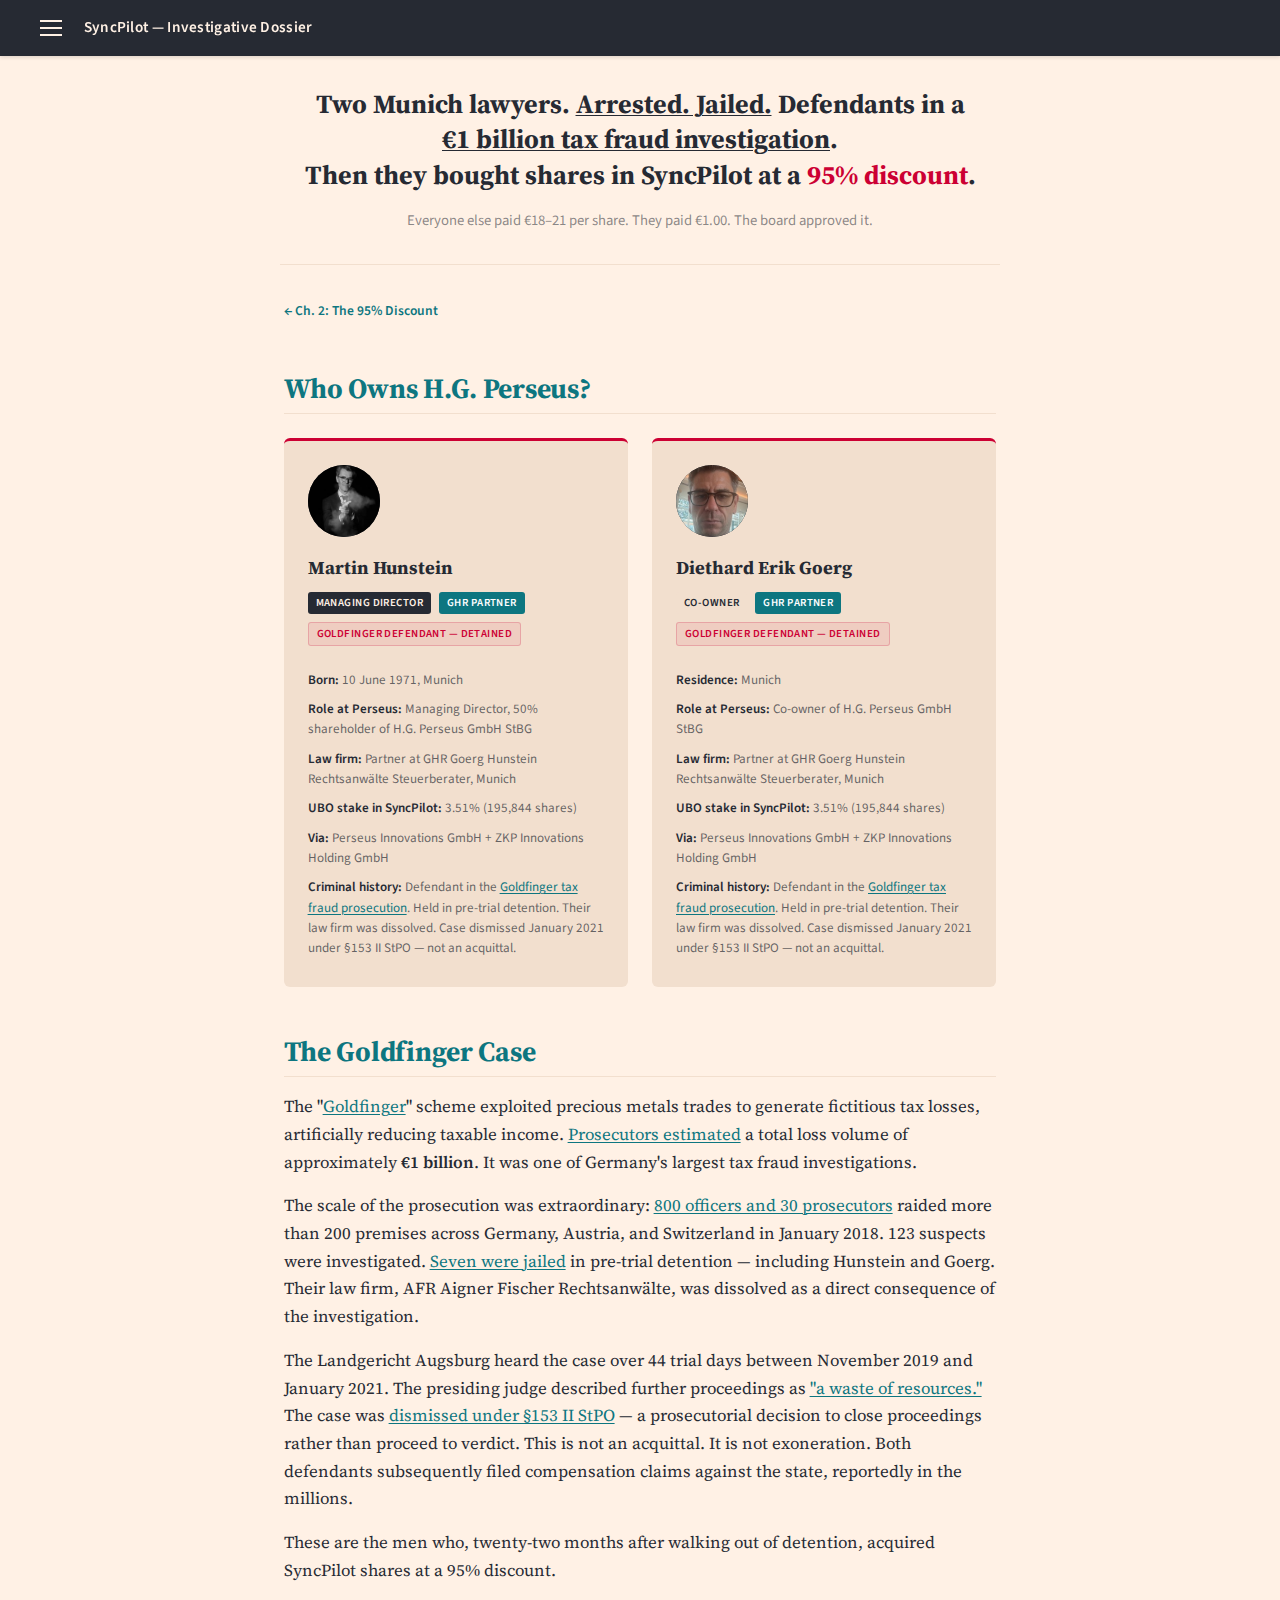
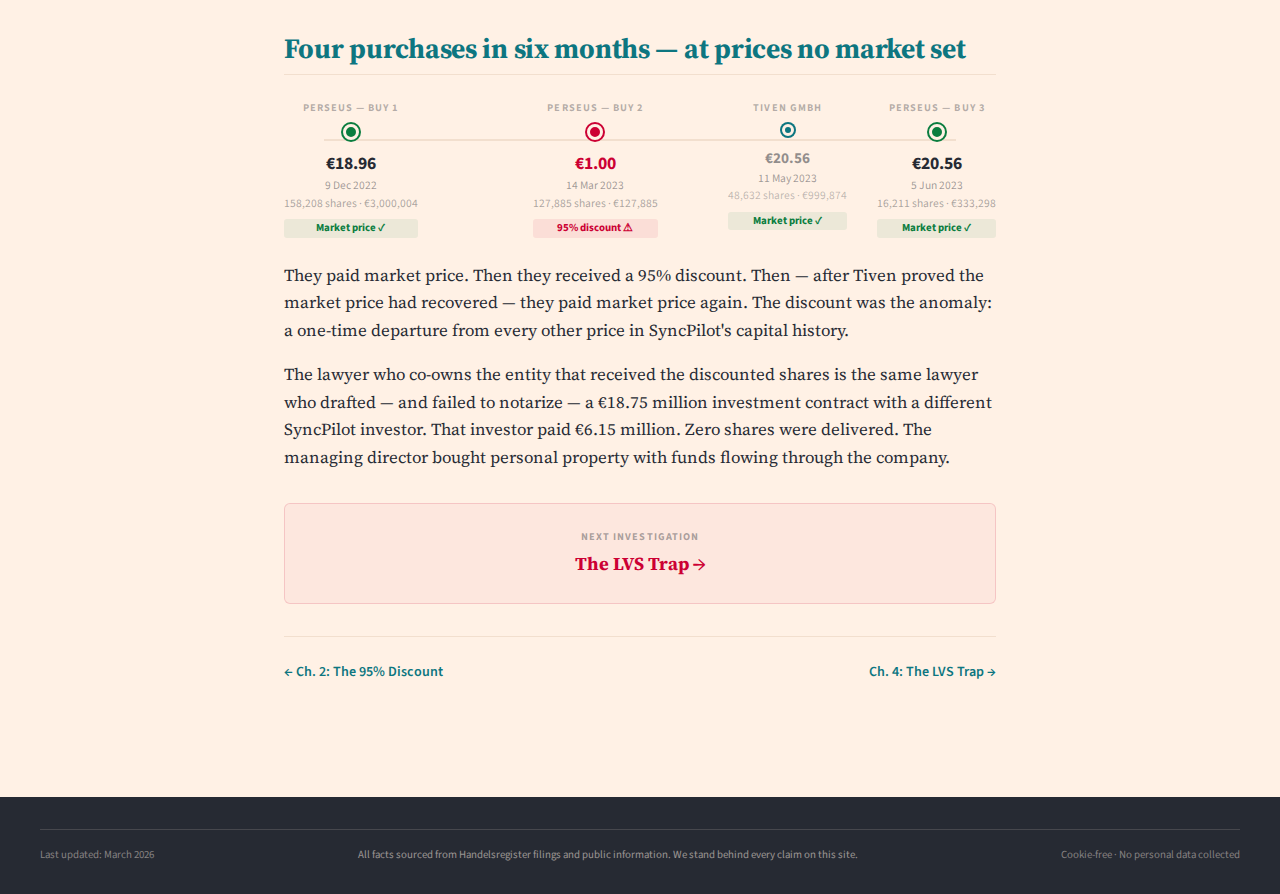
<file: goldfinger.html>
<!DOCTYPE html>
<html lang="en">
<head>
  <meta charset="UTF-8">
  <meta name="viewport" content="width=device-width, initial-scale=1.0">
  <title>The Goldfinger Connection — SyncPilot SE</title>
  <link rel="stylesheet" href="styles.css">
  <style>
    /* === GOLDFINGER PAGE STYLES === */

    /* ---- Hook ---- */
    .gf-hook {
      max-width: 720px;
      margin: 0 auto;
      padding: var(--sp-8) var(--sp-4) var(--sp-4);
      text-align: center;
    }
    .gf-hook-main {
      font-family: var(--font-body);
      font-size: clamp(1.2rem, 3vw, 1.65rem);
      font-weight: 700;
      color: var(--slate);
      line-height: 1.35;
      margin-bottom: var(--sp-4);
    }
    .gf-hook-main em {
      color: #CC0033;
      font-style: normal;
    }
    .gf-hook-sub {
      font-family: var(--font-ui);
      font-size: 0.92rem;
      color: rgba(38,42,51,0.55);
      line-height: 1.5;
    }

    /* ---- Profile cards ---- */
    .profile-grid {
      display: grid;
      grid-template-columns: 1fr 1fr;
      gap: var(--sp-6);
      margin: var(--sp-6) 0;
    }
    .profile-card {
      background: var(--card-bg);
      border-radius: 6px;
      padding: var(--sp-6);
      border-top: 3px solid #CC0033;
    }
    .profile-avatar {
      width: 72px;
      height: 72px;
      border-radius: 50%;
      background: var(--slate);
      display: flex;
      align-items: center;
      justify-content: center;
      margin-bottom: var(--sp-4);
      overflow: hidden;
    }
    .profile-avatar img {
      width: 100%;
      height: 100%;
      object-fit: cover;
    }
    .profile-avatar-initials {
      font-family: var(--font-ui);
      font-size: 1.3rem;
      font-weight: 700;
      color: var(--paper);
      letter-spacing: 0.05em;
    }
    .profile-name {
      font-family: var(--font-body);
      font-size: 1.15rem;
      font-weight: 700;
      color: var(--slate);
      margin-bottom: var(--sp-2);
    }
    .profile-badges {
      display: flex;
      flex-wrap: wrap;
      gap: 4px;
      margin-bottom: var(--sp-4);
    }
    .badge-defendant {
      background: rgba(204,0,51,0.08);
      color: #CC0033;
      border: 1px solid rgba(204,0,51,0.2);
    }
    .profile-meta-list {
      list-style: none;
      font-family: var(--font-ui);
      font-size: 0.82rem;
      line-height: 1.55;
      color: rgba(38,42,51,0.7);
    }
    .profile-meta-list li {
      padding: var(--sp-1) 0;
      border-bottom: 1px solid rgba(242,223,206,0.5);
    }
    .profile-meta-list li:last-child { border-bottom: none; }
    .profile-meta-list strong {
      color: var(--slate);
    }
    .profile-photo-note {
      font-family: var(--font-ui);
      font-size: 0.68rem;
      color: rgba(38,42,51,0.35);
      margin-top: var(--sp-3);
      font-style: italic;
    }

    @media (max-width: 640px) {
      .profile-grid {
        grid-template-columns: 1fr;
      }
    }

    /* ---- Source caveat (small footnote) ---- */
    .source-caveat {
      font-family: var(--font-ui);
      font-size: 0.72rem;
      color: rgba(38,42,51,0.4);
      line-height: 1.5;
      margin-top: var(--sp-2);
      padding-left: var(--sp-4);
      border-left: 2px solid rgba(38,42,51,0.1);
    }

    /* ---- Purchase timeline (4 nodes, time-proportional) ---- */
    .purchase-timeline {
      display: grid;
      /* Proportional to calendar time: Dec→Mar 95d, Mar→May 58d, May→Jun 25d */
      grid-template-columns: auto 95fr auto 58fr auto 25fr auto;
      align-items: start;
      margin: var(--sp-6) 0;
      position: relative;
    }
    .purchase-timeline::before {
      content: '';
      position: absolute;
      top: 40px;
      left: 40px;
      right: 40px;
      height: 2px;
      background: var(--wheat);
    }
    .pt-spacer { /* empty grid cell for proportional gaps */ }
    .pt-node {
      display: flex;
      flex-direction: column;
      align-items: center;
      min-width: 100px;
      position: relative;
    }
    .pt-num {
      font-family: var(--font-ui);
      font-size: 0.65rem;
      font-weight: 700;
      text-transform: uppercase;
      letter-spacing: 0.1em;
      color: rgba(38,42,51,0.35);
      margin-bottom: var(--sp-2);
    }
    .pt-dot {
      width: 16px;
      height: 16px;
      border-radius: 50%;
      border: 3px solid var(--paper);
      z-index: 2;
    }
    .pt-dot--ok {
      background: #0A7D3F;
      box-shadow: 0 0 0 2px #0A7D3F;
    }
    .pt-dot--anomaly {
      background: #CC0033;
      box-shadow: 0 0 0 2px #CC0033;
    }
    .pt-body {
      margin-top: var(--sp-3);
      text-align: center;
      font-family: var(--font-ui);
      line-height: 1.35;
    }
    .pt-price {
      font-size: 1.1rem;
      font-weight: 700;
      color: var(--slate);
    }
    .pt-node--anomaly .pt-price { color: #CC0033; }
    .pt-date {
      font-size: 0.72rem;
      color: rgba(38,42,51,0.45);
      margin-top: 2px;
    }
    .pt-detail {
      font-size: 0.72rem;
      color: rgba(38,42,51,0.4);
      margin-top: 2px;
    }
    .pt-status {
      font-size: 0.68rem;
      font-weight: 700;
      margin-top: var(--sp-2);
      padding: 2px 8px;
      border-radius: 3px;
    }
    .pt-status--ok {
      background: rgba(10,125,63,0.08);
      color: #0A7D3F;
    }
    .pt-status--anomaly {
      background: rgba(204,0,51,0.08);
      color: #CC0033;
    }

    /* Context node (non-Perseus, for reference) */
    .pt-node--context .pt-price { color: rgba(38,42,51,0.5); font-size: 0.95rem; }
    .pt-node--context .pt-detail { color: rgba(38,42,51,0.3); }
    .pt-dot--context {
      background: var(--oxford);
      box-shadow: 0 0 0 2px var(--oxford);
      width: 12px;
      height: 12px;
    }

    @media (max-width: 700px) {
      .purchase-timeline {
        display: flex;
        flex-direction: column;
        align-items: center;
        gap: var(--sp-4);
      }
      .purchase-timeline::before {
        top: 0; bottom: 0;
        left: 50%; right: auto;
        width: 2px; height: auto;
      }
      .pt-spacer { display: none; }
      .pt-node { min-width: auto; }
    }

    /* ---- Disputed price comparison ---- */
    .dispute-grid {
      display: grid;
      grid-template-columns: 180px 1fr 1fr;
      margin: var(--sp-6) 0;
      border-radius: 6px;
      overflow: hidden;
      border: 1px solid rgba(242,223,206,0.6);
    }
    .dispute-header {
      font-family: var(--font-ui);
      font-size: 0.68rem;
      font-weight: 700;
      text-transform: uppercase;
      letter-spacing: 0.08em;
      padding: var(--sp-3) var(--sp-4);
    }
    .dispute-header--label {
      background: rgba(38,42,51,0.05);
      color: rgba(38,42,51,0.45);
    }
    .dispute-header--filing {
      background: rgba(204,0,51,0.06);
      color: #CC0033;
      text-align: center;
    }
    .dispute-header--attorney {
      background: rgba(255,136,51,0.08);
      color: var(--mango);
      text-align: center;
    }
    .dispute-cell {
      font-family: var(--font-ui);
      font-size: 0.88rem;
      padding: var(--sp-2) var(--sp-4);
      border-bottom: 1px solid rgba(242,223,206,0.5);
    }
    .dispute-cell--label {
      font-weight: 600;
      color: var(--slate);
      background: rgba(38,42,51,0.02);
    }
    .dispute-cell--filing {
      text-align: center;
      color: #CC0033;
      font-weight: 600;
      font-variant-numeric: tabular-nums;
    }
    .dispute-cell--attorney {
      text-align: center;
      color: var(--slate);
      font-variant-numeric: tabular-nums;
    }

    @media (max-width: 540px) {
      .dispute-grid {
        grid-template-columns: 120px 1fr 1fr;
        font-size: 0.78rem;
      }
      .dispute-cell { padding: var(--sp-2) var(--sp-2); font-size: 0.78rem; }
    }

    /* ---- CTA (reused from perseus) ---- */
    .cta-next {
      display: block;
      text-align: center;
      padding: var(--sp-6) var(--sp-4);
      margin: var(--sp-8) 0 var(--sp-4);
      background: rgba(204,0,51,0.04);
      border: 1px solid rgba(204,0,51,0.15);
      border-radius: 6px;
      text-decoration: none;
      transition: background 0.2s, border-color 0.2s;
    }
    .cta-next:hover {
      background: rgba(204,0,51,0.08);
      border-color: rgba(204,0,51,0.3);
    }
    .cta-next-label {
      font-family: var(--font-ui);
      font-size: 0.65rem;
      font-weight: 700;
      text-transform: uppercase;
      letter-spacing: 0.1em;
      color: rgba(38,42,51,0.4);
    }
    .cta-next-title {
      font-family: var(--font-body);
      font-size: 1.15rem;
      font-weight: 700;
      color: #CC0033;
      margin-top: var(--sp-1);
    }

    /* ---- Section scroll offset ---- */
    [id] { scroll-margin-top: calc(var(--nav-height) + var(--sp-4)); }
  </style>
</head>

<body>

  <!-- ====== TOP NAV ====== -->
  <nav class="site-nav">
    <div class="nav-left">
      <button class="hamburger" id="menuToggle" aria-label="Menu">
        <span></span><span></span><span></span>
      </button>
      <a class="nav-title" href="index.html">SyncPilot — Investigative Dossier</a>
    </div>
  </nav>

  <!-- ====== SIDE MENU ====== -->
  <aside class="side-menu" id="sideMenu">
    <a href="index.html" class="menu-link">Dossier Home</a>
    <div class="menu-group-label">Chapters</div>
    <a href="profile.html" class="menu-link"><span class="ch-num">1.</span>The Company</a>
    <a href="perseus.html" class="menu-link"><span class="ch-num">2.</span>The 95% Discount</a>
    <a href="goldfinger.html" class="menu-link active"><span class="ch-num">3.</span>The Goldfinger Connection</a>
    <a href="lvs.html" class="menu-link"><span class="ch-num">4.</span>The LVS Trap</a>
    <a href="evidence.html" class="menu-link"><span class="ch-num">5.</span>The Evidence Room</a>
  </aside>
  <div class="side-menu-overlay" id="menuOverlay"></div>

  <!-- ====== HOOK ====== -->
  <div class="gf-hook">
    <p class="gf-hook-main">
      Two Munich lawyers. <a href="https://www.juve.de/verfahren/modell-goldfinger-muenchner-anwaelte-und-steuerberater-nach-razzia-in-untersuchungshaft/" target="_blank" rel="noopener" style="color:inherit;">Arrested. Jailed.</a> Defendants in a <a href="https://www.handelsblatt.com/finanzen/steuern-recht/steuern/steuerbetrug-goldfinger-methode-kostet-den-staat-milliarden/20953008.html" target="_blank" rel="noopener" style="color:inherit;">€1&nbsp;billion tax fraud investigation</a>.<br>
      Then they bought shares in SyncPilot at a <em>95% discount</em>.
    </p>
    <p class="gf-hook-sub">
      Everyone else paid €18–21 per share. They paid €1.00. The board approved it.
    </p>
  </div>

  <hr style="max-width:720px; margin:0 auto;">

  <!-- ====== CONTENT ====== -->
  <article class="content-area">

    <div style="margin-bottom: var(--sp-4);">
      <a href="perseus.html" style="font-family: var(--font-ui); font-size: 0.85rem; font-weight: 600; text-decoration: none;">← Ch. 2: The 95% Discount</a>
    </div>

    <!-- ======================= -->
    <!-- SECTION 2: THE BUYERS   -->
    <!-- ======================= -->
    <h2 id="buyers">Who Owns H.G. Perseus?</h2>

    <div class="profile-grid">

      <!-- Martin Hunstein -->
      <div class="profile-card">
        <div class="profile-avatar" id="avatarMH">
          <span class="profile-avatar-initials">MH</span>
        </div>
        <div class="profile-name">Martin Hunstein</div>
        <div class="profile-badges">
          <span class="badge badge-md">Managing Director</span>
          <span class="badge badge-dir">GHR Partner</span>
          <span class="badge badge-defendant">Goldfinger Defendant — Detained</span>
        </div>
        <ul class="profile-meta-list">
          <li><strong>Born:</strong> 10 June 1971, Munich</li>
          <li><strong>Role at Perseus:</strong> Managing Director, 50% shareholder of H.G. Perseus GmbH StBG</li>
          <li><strong>Law firm:</strong> Partner at GHR Goerg Hunstein Rechtsanwälte Steuerberater, Munich</li>
          <li><strong>UBO stake in SyncPilot:</strong> 3.51% (195,844 shares)</li>
          <li><strong>Via:</strong> Perseus Innovations GmbH + ZKP Innovations Holding GmbH</li>
          <li><strong>Criminal history:</strong> Defendant in the <a href="https://www.lto.de/recht/justiz/j/goldfinger-prozess-staatsanwaltschaft-augsburg-eingestellt-entschaedigung-strafanzeigen-kanzleidaten" target="_blank" rel="noopener">Goldfinger tax fraud prosecution</a>. Held in pre-trial detention. Their law firm was dissolved. Case dismissed January 2021 under §153 II StPO — not an acquittal.</li>
        </ul>
        
      </div>

      <!-- Diethard Erik Goerg -->
      <div class="profile-card">
        <div class="profile-avatar" id="avatarDEG">
          <span class="profile-avatar-initials">DEG</span>
        </div>
        <div class="profile-name">Diethard Erik Goerg</div>
        <div class="profile-badges">
          <span class="badge badge-sh">Co-Owner</span>
          <span class="badge badge-dir">GHR Partner</span>
          <span class="badge badge-defendant">Goldfinger Defendant — Detained</span>
        </div>
        <ul class="profile-meta-list">
          <li><strong>Residence:</strong> Munich</li>
          <li><strong>Role at Perseus:</strong> Co-owner of H.G. Perseus GmbH StBG</li>
          <li><strong>Law firm:</strong> Partner at GHR Goerg Hunstein Rechtsanwälte Steuerberater, Munich</li>
          <li><strong>UBO stake in SyncPilot:</strong> 3.51% (195,844 shares)</li>
          <li><strong>Via:</strong> Perseus Innovations GmbH + ZKP Innovations Holding GmbH</li>
          <li><strong>Criminal history:</strong> Defendant in the <a href="https://www.lto.de/recht/justiz/j/goldfinger-prozess-staatsanwaltschaft-augsburg-eingestellt-entschaedigung-strafanzeigen-kanzleidaten" target="_blank" rel="noopener">Goldfinger tax fraud prosecution</a>. Held in pre-trial detention. Their law firm was dissolved. Case dismissed January 2021 under §153 II StPO — not an acquittal.</li>
        </ul>
        
      </div>

    </div>

    <!-- ======================= -->
    <!-- SECTION 3: THE CASE     -->
    <!-- ======================= -->
    <h2 id="goldfinger">The Goldfinger Case</h2>

    <p>The "<a href="https://www.lto.de/recht/justiz/j/goldfinger-prozess-staatsanwaltschaft-augsburg-eingestellt-entschaedigung-strafanzeigen-kanzleidaten" target="_blank" rel="noopener">Goldfinger</a>" scheme exploited precious metals trades to generate fictitious tax losses, artificially reducing taxable income. <a href="https://www.handelsblatt.com/finanzen/steuern-recht/steuern/steuerbetrug-goldfinger-methode-kostet-den-staat-milliarden/20953008.html" target="_blank" rel="noopener">Prosecutors estimated</a> a total loss volume of approximately <strong>€1&nbsp;billion</strong>. It was one of Germany's largest tax fraud investigations.</p>

    <p>The scale of the prosecution was extraordinary: <a href="https://www.juve.de/verfahren/modell-goldfinger-muenchner-anwaelte-und-steuerberater-nach-razzia-in-untersuchungshaft/" target="_blank" rel="noopener">800 officers and 30 prosecutors</a> raided more than 200 premises across Germany, Austria, and Switzerland in January 2018. 123 suspects were investigated. <a href="https://radioschwaben.de/nachrichten/augsburg-goldfinger-prozess-eingestellt/" target="_blank" rel="noopener">Seven were jailed</a> in pre-trial detention — including Hunstein and Goerg. Their law firm, AFR Aigner Fischer Rechtsanwälte, was dissolved as a direct consequence of the investigation.</p>

    <p>The Landgericht Augsburg heard the case over 44 trial days between November 2019 and January 2021. The presiding judge described further proceedings as <a href="https://www.juve.de/verfahren/goldfinger-prozess-wegen-geringfuegigkeit-eingestellt/" target="_blank" rel="noopener">"a waste of resources."</a> The case was <a href="https://www.juve-steuermarkt.de/nachrichten/namenundnachrichten/2021/01/goldfinger-prozess-einstellung-wegen-geringfuegigkeit" target="_blank" rel="noopener">dismissed under §153 II StPO</a> — a prosecutorial decision to close proceedings rather than proceed to verdict. This is not an acquittal. It is not exoneration. Both defendants subsequently filed compensation claims against the state, reportedly in the millions.</p>

    <p>These are the men who, twenty-two months after walking out of detention, acquired SyncPilot shares at a 95% discount.</p>

    <!-- ======================= -->
    <!-- SECTION 4: 3 PURCHASES  -->
    <!-- ======================= -->
    <h2 id="purchases" data-lang-en="Four purchases in six months — at prices no market set" data-lang-de="Vier Käufe in sechs Monaten — zu Preisen, die kein Markt bestimmte">Four purchases in six months — at prices no market set</h2>

    <div class="purchase-timeline">
      <!-- Node 1: Dec 2022 — Perseus @ market -->
      <div class="pt-node">
        <div class="pt-num">Perseus — Buy 1</div>
        <div class="pt-dot pt-dot--ok"></div>
        <div class="pt-body">
          <div class="pt-price">€18.96</div>
          <div class="pt-date">9 Dec 2022</div>
          <div class="pt-detail">158,208 shares · €3,000,004</div>
          <div class="pt-status pt-status--ok">Market price ✓</div>
        </div>
      </div>

      <div class="pt-spacer"></div><!-- 95 days gap -->

      <!-- Node 2: Mar 2023 — Perseus @ discount -->
      <div class="pt-node pt-node--anomaly">
        <div class="pt-num">Perseus — Buy 2</div>
        <div class="pt-dot pt-dot--anomaly"></div>
        <div class="pt-body">
          <div class="pt-price">€1.00</div>
          <div class="pt-date">14 Mar 2023</div>
          <div class="pt-detail">127,885 shares · €127,885</div>
          <div class="pt-status pt-status--anomaly">95% discount ⚠</div>
        </div>
      </div>

      <div class="pt-spacer"></div><!-- 58 days gap -->

      <!-- Node 3: May 2023 — Tiven @ market (context) -->
      <div class="pt-node pt-node--context">
        <div class="pt-num">Tiven GmbH</div>
        <div class="pt-dot pt-dot--context"></div>
        <div class="pt-body">
          <div class="pt-price">€20.56</div>
          <div class="pt-date">11 May 2023</div>
          <div class="pt-detail">48,632 shares · €999,874</div>
          <div class="pt-status pt-status--ok">Market price ✓</div>
        </div>
      </div>

      <div class="pt-spacer"></div><!-- 25 days gap -->

      <!-- Node 4: Jun 2023 — Perseus @ market -->
      <div class="pt-node">
        <div class="pt-num">Perseus — Buy 3</div>
        <div class="pt-dot pt-dot--ok"></div>
        <div class="pt-body">
          <div class="pt-price">€20.56</div>
          <div class="pt-date">5 Jun 2023</div>
          <div class="pt-detail">16,211 shares · €333,298</div>
          <div class="pt-status pt-status--ok">Market price ✓</div>
        </div>
      </div>
    </div>

    <p>They paid market price. Then they received a 95% discount. Then — after Tiven proved the market price had recovered — they paid market price again. The discount was the anomaly: a one-time departure from every other price in SyncPilot's capital history.</p>

    <!-- ======================= -->
    <!-- BRIDGE TO LVS          -->
    <!-- ======================= -->

    <p>The lawyer who co-owns the entity that received the discounted shares is the same lawyer who drafted — and failed to notarize — a €18.75&nbsp;million investment contract with a different SyncPilot investor. That investor paid €6.15&nbsp;million. Zero shares were delivered. The managing director bought personal property with funds flowing through the company.</p>

    <!-- ---- CTA ---- -->
    <a href="lvs.html" class="cta-next">
      <div class="cta-next-label">Next Investigation</div>
      <div class="cta-next-title">The LVS Trap →</div>
    </a>

    <!-- ---- CHAPTER NAV ---- -->
    <div class="chapter-nav">
      <a href="perseus.html" class="prev">Ch. 2: The 95% Discount</a>
      <a href="lvs.html" class="next">Ch. 4: The LVS Trap</a>
    </div>

  </article>

  <!-- ====== FOOTER ====== -->
  <footer class="site-footer">
    <div class="footer-inner">
      <div class="footer-meta">
        <span>Last updated: March 2026</span>
        <span style="color:rgba(255,241,229,0.55);">All facts sourced from Handelsregister filings and public information. We stand behind every claim on this site.</span>
        <span>Cookie-free · No personal data collected</span>
      </div>
    </div>
  </footer>

  <script>
  (function() {
    'use strict';
    /* Load actual photos if available; fall back to initials */
    function tryLoadPhoto(avatarId, src) {
      var el = document.getElementById(avatarId);
      if (!el || !src) return;
      var img = new Image();
      img.onload = function() {
        el.innerHTML = '';
        el.appendChild(img);
      };
      img.onerror = function() { /* keep initials */ };
      img.src = src;
      img.alt = avatarId === 'avatarMH' ? 'Martin Hunstein' : 'Diethard Erik Goerg';
    }
    tryLoadPhoto('avatarMH', 'assets/Hunstein, Martin.png');
    tryLoadPhoto('avatarDEG', 'assets/Diethard, Goerg.png');
  })();
  </script>

  <script>
  (function(){
    var btn = document.getElementById('menuToggle');
    var menu = document.getElementById('sideMenu');
    var overlay = document.getElementById('menuOverlay');
    function toggle() {
      btn.classList.toggle('active');
      menu.classList.toggle('open');
      overlay.classList.toggle('visible');
    }
    if (btn) {
      btn.addEventListener('click', toggle);
      overlay.addEventListener('click', toggle);
    }
  })();
  </script>
</body>
</html>
</file>
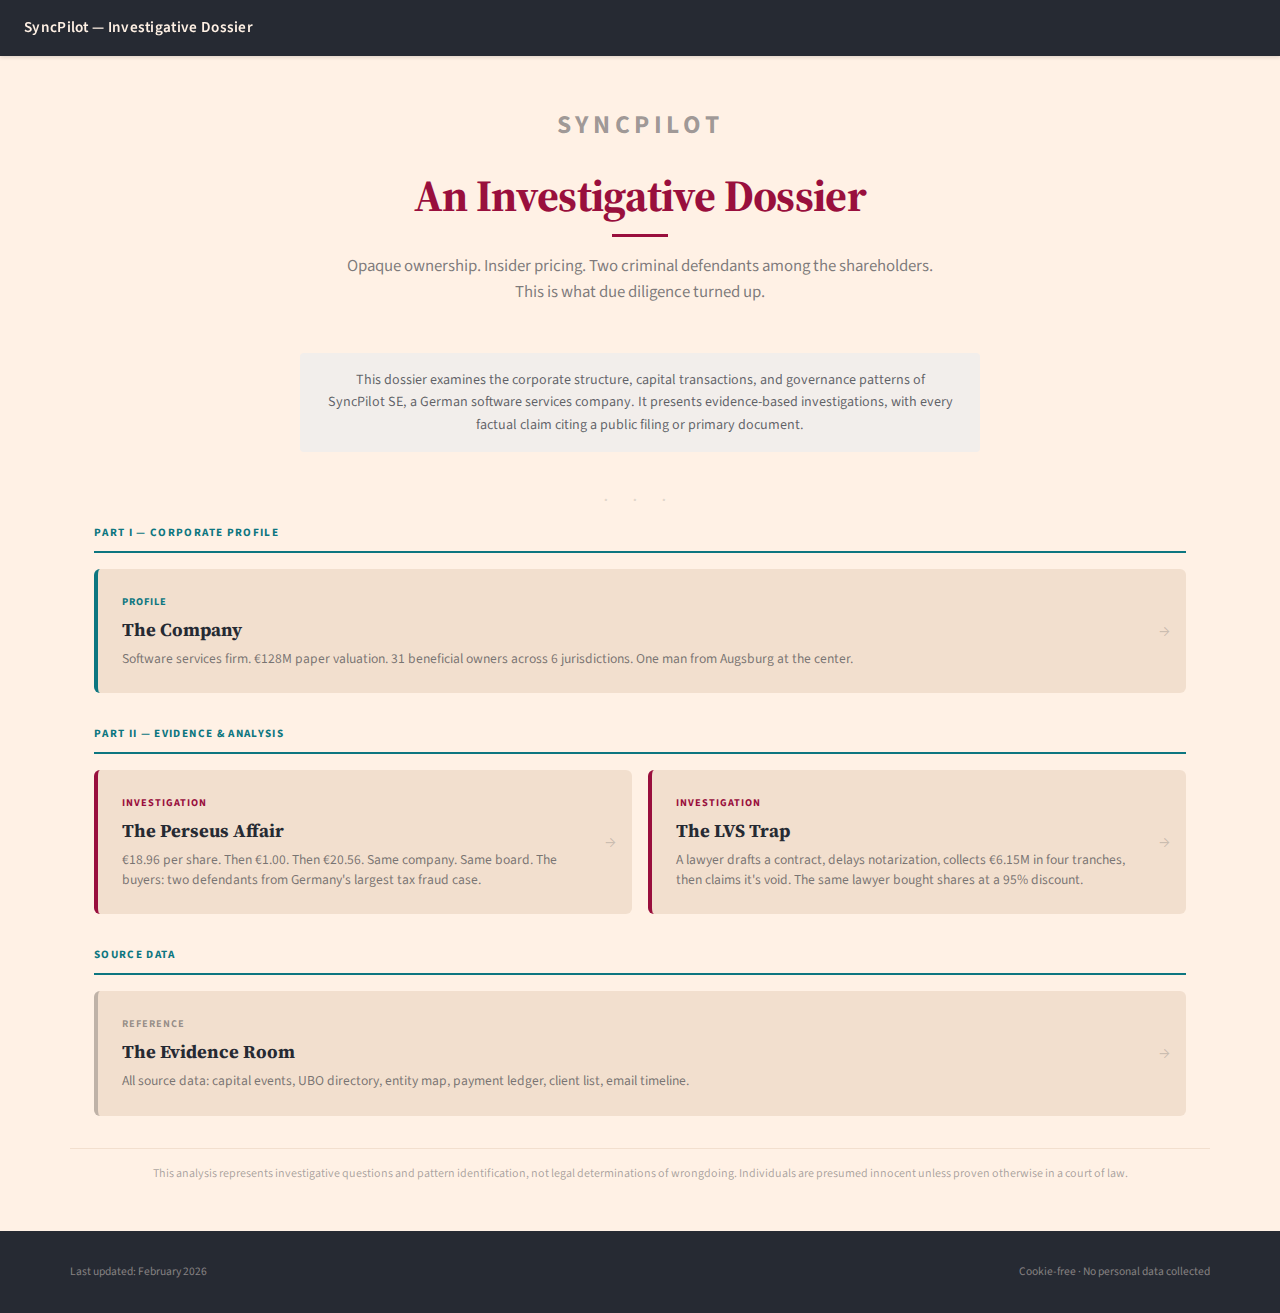
<file: index_preview.html>
<!DOCTYPE html>
<html lang="en">
<head>
<meta charset="UTF-8">
<meta name="viewport" content="width=device-width, initial-scale=1.0">
<title>SyncPilot SE — An Investigative Dossier</title>
<link href="https://fonts.googleapis.com/css2?family=Source+Serif+4:opsz,wght@8..60,400;8..60,700&family=Source+Sans+3:wght@400;600;700&display=swap" rel="stylesheet">
<style>
:root {
  --paper: #FFF1E5; --claret: #990F3D; --oxford: #0D7680;
  --wheat: #F2DFCE; --sky: #CCE6FF; --slate: #262A33;
  --font-body: 'Source Serif 4', Georgia, serif;
  --font-ui: 'Source Sans 3', 'Helvetica Neue', sans-serif;
  --sp-2: 0.5rem; --sp-3: 0.75rem; --sp-4: 1rem;
  --sp-6: 1.5rem; --sp-8: 2rem; --sp-12: 3rem;
  --nav-height: 56px; --max-width: 1140px;
}
*, *::before, *::after { box-sizing: border-box; margin: 0; padding: 0; }
html { font-size: 16px; scroll-behavior: smooth; }
body { font-family: var(--font-body); color: var(--slate); background: var(--paper); line-height: 1.65; }

/* Nav */
.site-nav { position: fixed; top:0; left:0; right:0; height: var(--nav-height); background: var(--slate); color: var(--paper); display: flex; align-items: center; padding: 0 var(--sp-6); z-index: 1000; box-shadow: 0 1px 4px rgba(0,0,0,.15); }
.nav-title { font-family: var(--font-ui); font-size: .95rem; font-weight: 600; color: var(--paper); text-decoration: none; letter-spacing: .02em; }

/* Hero */
.index-hero { text-align: center; padding: calc(var(--nav-height) + var(--sp-12)) var(--sp-6) var(--sp-6); max-width: 740px; margin: 0 auto; }
.subject-logo-text { font-family: var(--font-ui); font-size: 1.6rem; font-weight: 700; letter-spacing: .18em; color: rgba(38,42,51,0.45); margin-bottom: var(--sp-6); text-transform: uppercase; }
.index-hero h1 { font-size: clamp(2rem, 5vw, 2.8rem); color: var(--claret); margin-bottom: var(--sp-3); letter-spacing: -.015em; font-weight: 700; line-height: 1.15; }
.hero-rule { width: 56px; height: 3px; background: var(--claret); margin: 0 auto var(--sp-4); border: none; }
.hero-subtitle { font-family: var(--font-ui); font-size: 1.05rem; color: rgba(38,42,51,.6); line-height: 1.55; max-width: 600px; margin: 0 auto; }

/* About panel */
.about-panel { max-width: 680px; margin: var(--sp-6) auto var(--sp-8); padding: var(--sp-4) var(--sp-6); background: rgba(204,230,255,.25); border-radius: 4px; font-family: var(--font-ui); font-size: .88rem; color: rgba(38,42,51,.72); line-height: 1.6; text-align: center; }

/* Ornament */
.ornament { text-align: center; margin: var(--sp-6) auto var(--sp-2); color: rgba(38,42,51,.15); font-size: 1.2rem; letter-spacing: .5em; }

/* Section groups */
.section-group { max-width: var(--max-width); margin: 0 auto; padding: 0 var(--sp-6); }
.section-divider { font-family: var(--font-ui); font-size: .7rem; font-weight: 700; text-transform: uppercase; letter-spacing: .12em; color: var(--oxford); padding-bottom: var(--sp-2); border-bottom: 2px solid var(--oxford); margin-bottom: var(--sp-4); margin-top: var(--sp-8); }
.section-divider:first-of-type { margin-top: 0; }

/* Cards */
.dossier-grid { display: grid; grid-template-columns: 1fr; gap: var(--sp-4); margin-bottom: var(--sp-6); }
.dossier-grid--two { grid-template-columns: 1fr 1fr; }
.dossier-card { display: block; background: var(--wheat); border-radius: 6px; padding: var(--sp-6); text-decoration: none; color: var(--slate); position: relative; border-left: 4px solid transparent; transition: box-shadow .2s, border-color .2s, transform .2s; }
.dossier-card:hover { box-shadow: 0 6px 24px rgba(38,42,51,.1); transform: translateY(-2px); color: var(--slate); }
.dossier-card--neutral  { border-left-color: var(--oxford); }
.dossier-card--warning  { border-left-color: var(--claret); }
.dossier-card--reference { border-left-color: rgba(38,42,51,.25); }
.dossier-card:hover.dossier-card--neutral  { border-left-color: #0a9aa6; }
.dossier-card:hover.dossier-card--warning  { border-left-color: #CC0033; }
.dossier-card:hover.dossier-card--reference { border-left-color: rgba(38,42,51,.45); }

.card-label { font-family: var(--font-ui); font-size: .65rem; font-weight: 700; text-transform: uppercase; letter-spacing: .1em; margin-bottom: var(--sp-2); }
.dossier-card--neutral  .card-label { color: var(--oxford); }
.dossier-card--warning  .card-label { color: var(--claret); }
.dossier-card--reference .card-label { color: rgba(38,42,51,.45); }

.card-title { font-family: var(--font-body); font-size: 1.15rem; font-weight: 700; color: var(--slate); line-height: 1.25; margin-bottom: var(--sp-2); }
.card-desc { font-family: var(--font-ui); font-size: .85rem; color: rgba(38,42,51,.6); line-height: 1.5; margin: 0; }
.card-arrow { position: absolute; top: 50%; right: var(--sp-4); transform: translateY(-50%); font-family: var(--font-ui); font-size: 1.1rem; color: rgba(38,42,51,.2); transition: color .15s, transform .15s; }
.dossier-card:hover .card-arrow { color: var(--claret); transform: translateY(-50%) translateX(3px); }

/* Disclaimer */
.index-disclaimer { max-width: var(--max-width); margin: var(--sp-8) auto 0; padding: var(--sp-4) var(--sp-6); font-family: var(--font-ui); font-size: .75rem; color: rgba(38,42,51,.4); text-align: center; line-height: 1.5; border-top: 1px solid var(--wheat); }

/* Footer */
.site-footer { background: var(--slate); color: rgba(255,241,229,.7); padding: var(--sp-8) var(--sp-6); margin-top: var(--sp-8); font-family: var(--font-ui); font-size: .78rem; line-height: 1.6; }
.footer-inner { max-width: var(--max-width); margin: 0 auto; }
.footer-meta { display: flex; justify-content: space-between; flex-wrap: wrap; gap: var(--sp-4); font-size: .72rem; color: rgba(255,241,229,.45); }

@media (max-width: 768px) {
  .dossier-grid--two { grid-template-columns: 1fr; }
  .index-hero { padding-top: calc(var(--nav-height) + var(--sp-8)); }
  .card-arrow { display: none; }
  .footer-meta { flex-direction: column; }
}
@media (min-width: 769px) {
  .dossier-card { padding-right: calc(var(--sp-6) + 28px); }
}
</style>
</head>
<body>

<nav class="site-nav">
  <a class="nav-title" href="index.html">SyncPilot — Investigative Dossier</a>
</nav>

<header class="index-hero">
  <div class="subject-logo-text">SyncPilot</div>
  <h1>An Investigative Dossier</h1>
  <hr class="hero-rule">
  <p class="hero-subtitle">
    Opaque ownership. Insider pricing. Two criminal defendants among the shareholders.<br>
    This is what due diligence turned up.
  </p>
</header>

<div class="about-panel">
  This dossier examines the corporate structure, capital transactions, and governance patterns of SyncPilot&nbsp;SE, a German software services company. It presents evidence-based investigations, with every factual claim citing a public filing or primary document.
</div>

<div class="ornament">· · ·</div>

<main class="section-group">

  <div class="section-divider">Part I — Corporate Profile</div>
  <div class="dossier-grid">
    <a href="profile.html" class="dossier-card dossier-card--neutral">
      <div class="card-label">Profile</div>
      <div class="card-title">The Company</div>
      <p class="card-desc">Software services firm. €128M paper valuation. 31 beneficial owners across 6 jurisdictions. One man from Augsburg at the center.</p>
      <span class="card-arrow">→</span>
    </a>
  </div>

  <div class="section-divider">Part II — Evidence &amp; Analysis</div>
  <div class="dossier-grid dossier-grid--two">
    <a href="perseus.html" class="dossier-card dossier-card--warning">
      <div class="card-label">Investigation</div>
      <div class="card-title">The Perseus Affair</div>
      <p class="card-desc">€18.96 per share. Then €1.00. Then €20.56. Same company. Same board. The buyers: two defendants from Germany's largest tax fraud case.</p>
      <span class="card-arrow">→</span>
    </a>
    <a href="lvs.html" class="dossier-card dossier-card--warning">
      <div class="card-label">Investigation</div>
      <div class="card-title">The LVS Trap</div>
      <p class="card-desc">A lawyer drafts a contract, delays notarization, collects €6.15M in four tranches, then claims it's void. The same lawyer bought shares at a 95% discount.</p>
      <span class="card-arrow">→</span>
    </a>
  </div>

  <div class="section-divider">Source Data</div>
  <div class="dossier-grid">
    <a href="evidence.html" class="dossier-card dossier-card--reference">
      <div class="card-label">Reference</div>
      <div class="card-title">The Evidence Room</div>
      <p class="card-desc">All source data: capital events, UBO directory, entity map, payment ledger, client list, email timeline.</p>
      <span class="card-arrow">→</span>
    </a>
  </div>

</main>

<div class="index-disclaimer">
  This analysis represents investigative questions and pattern identification, not legal determinations of wrongdoing. Individuals are presumed innocent unless proven otherwise in a court of law.
</div>

<footer class="site-footer">
  <div class="footer-inner">
    <div class="footer-meta">
      <span>Last updated: February 2026</span>
      <span>Cookie-free · No personal data collected</span>
    </div>
  </div>
</footer>

</body>
</html>
</file>
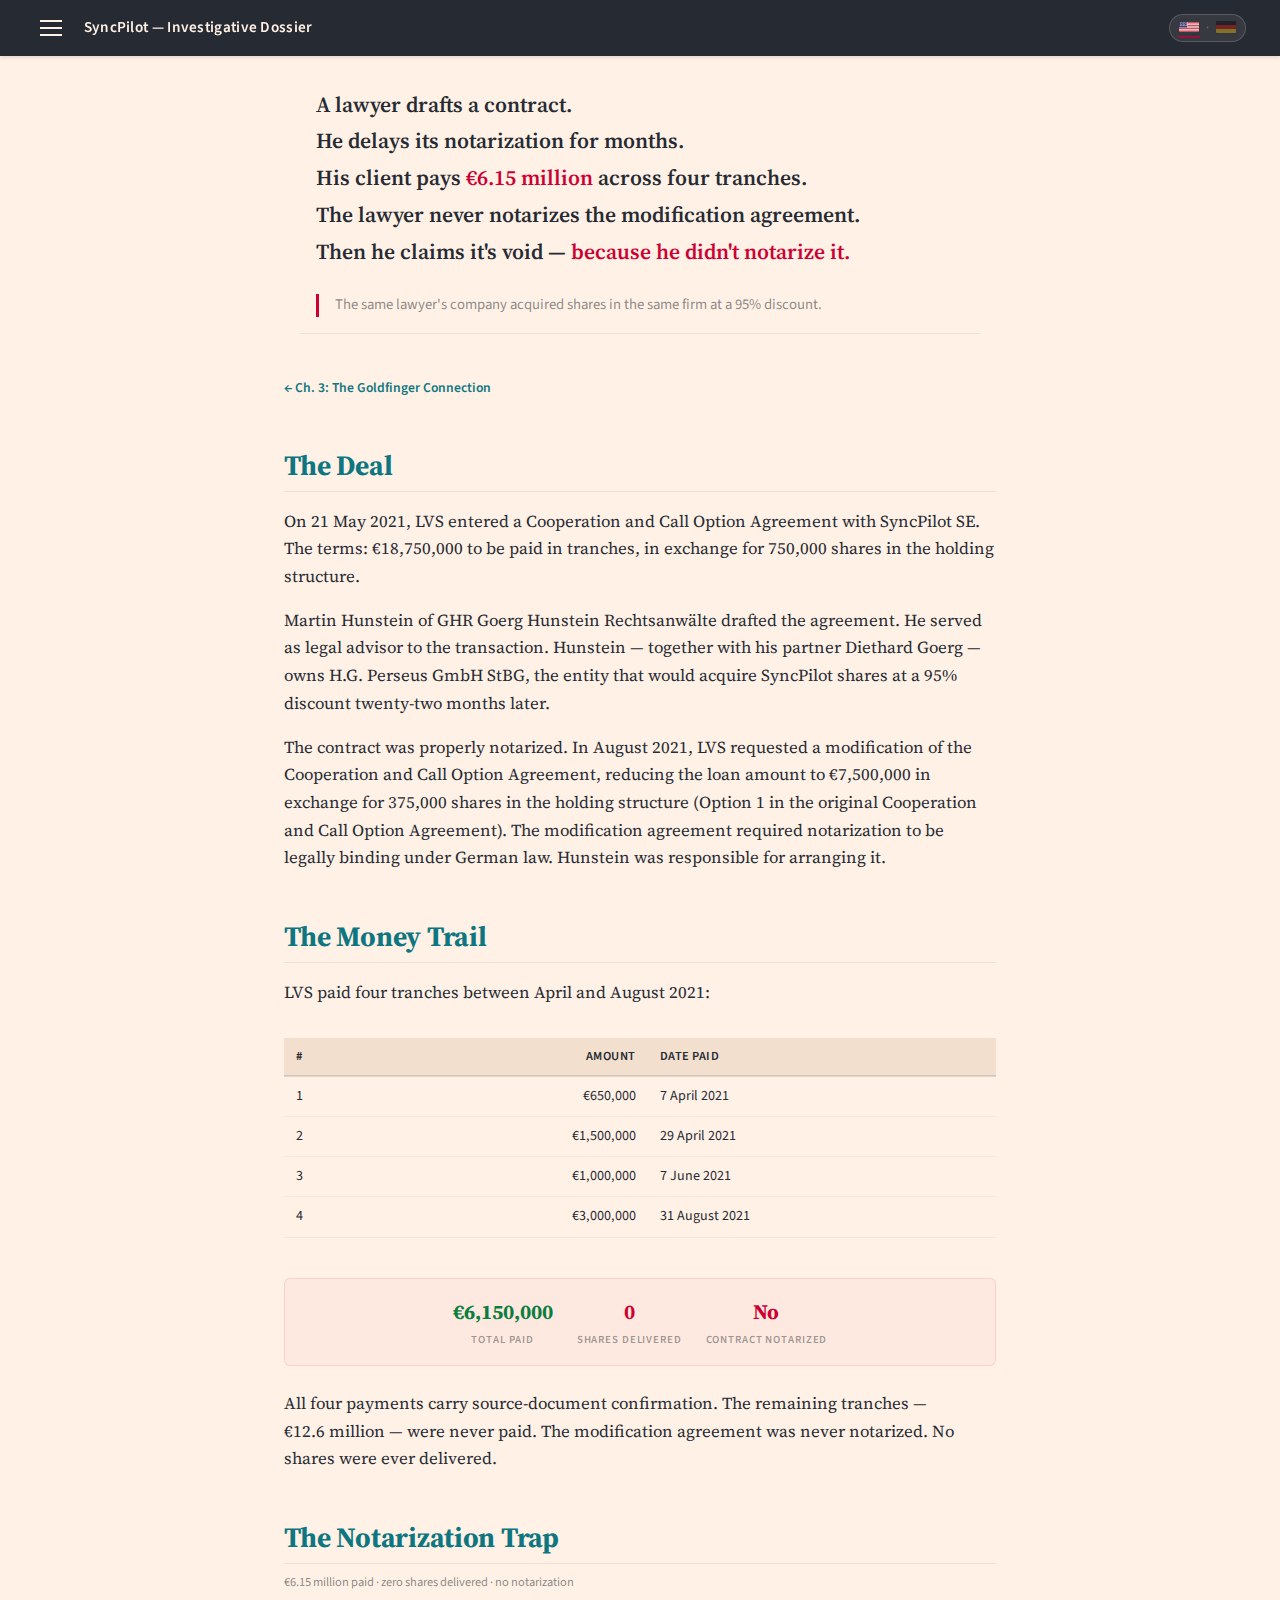
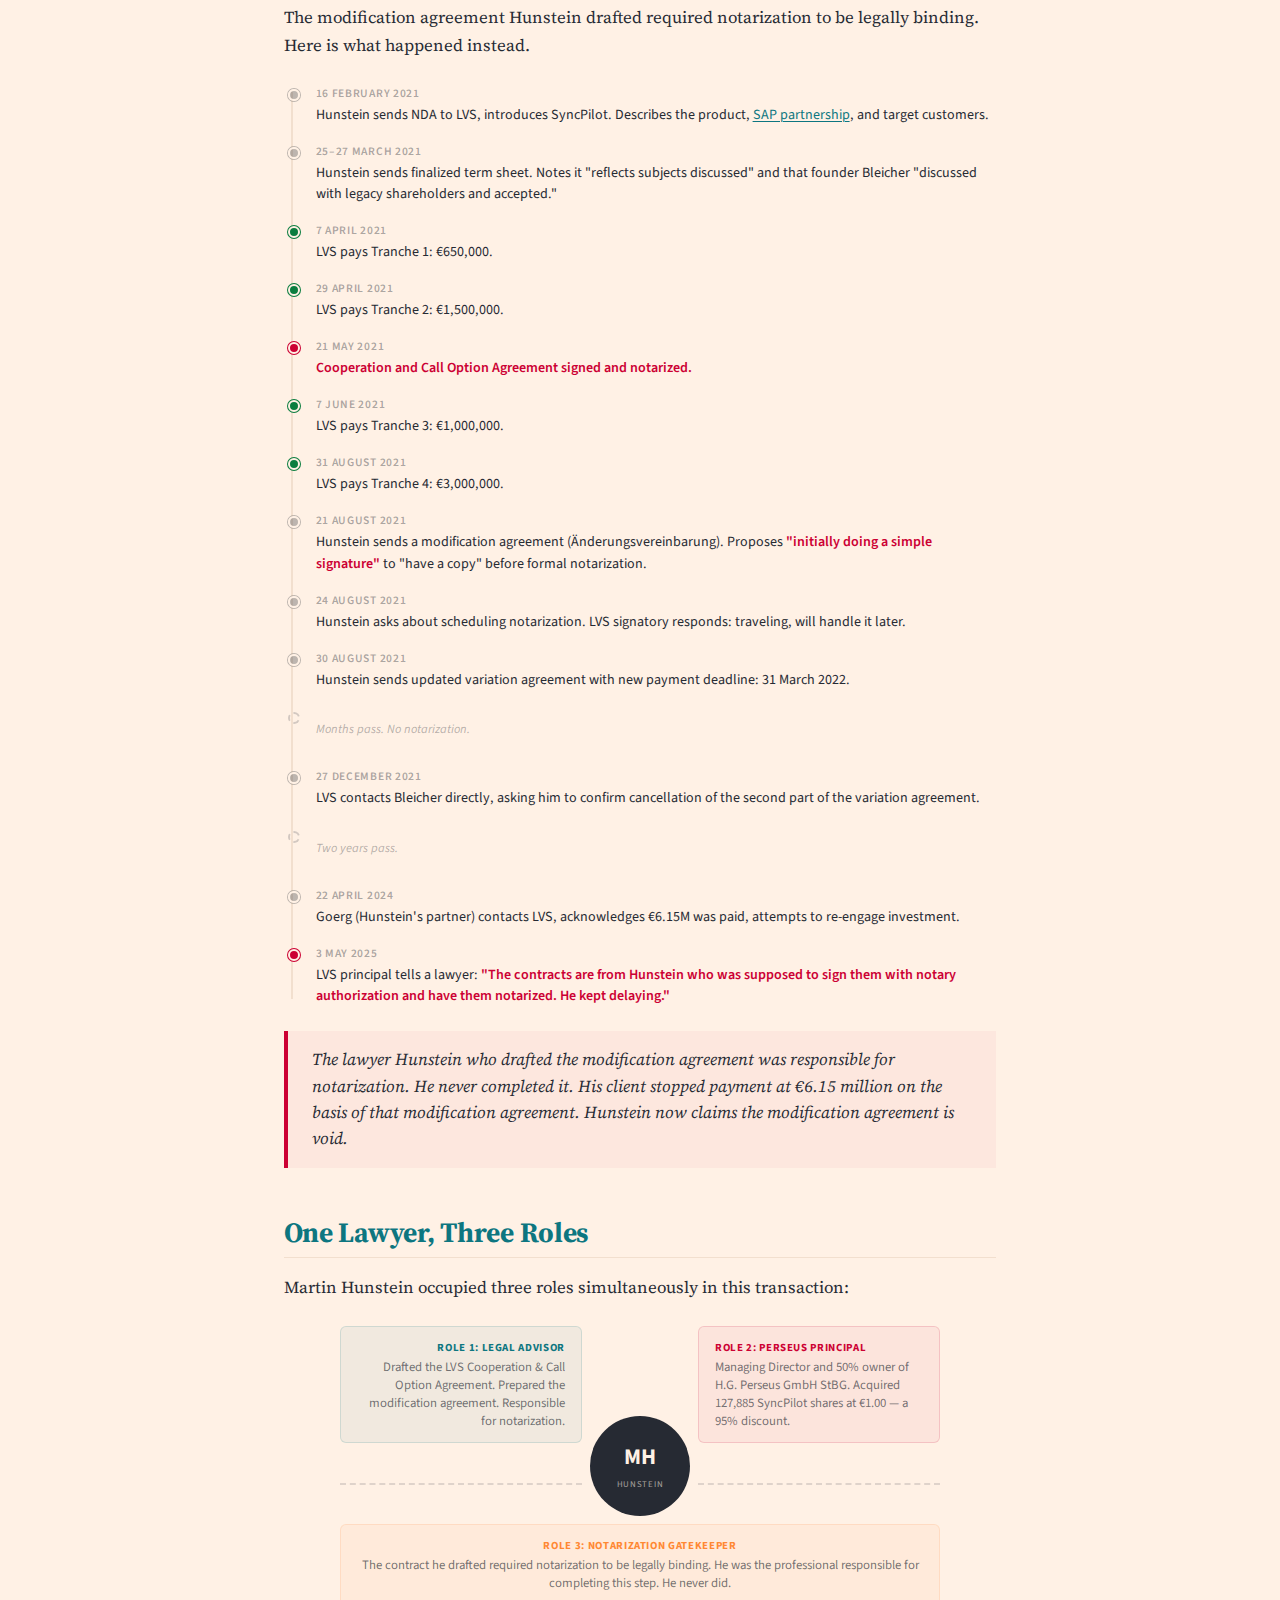
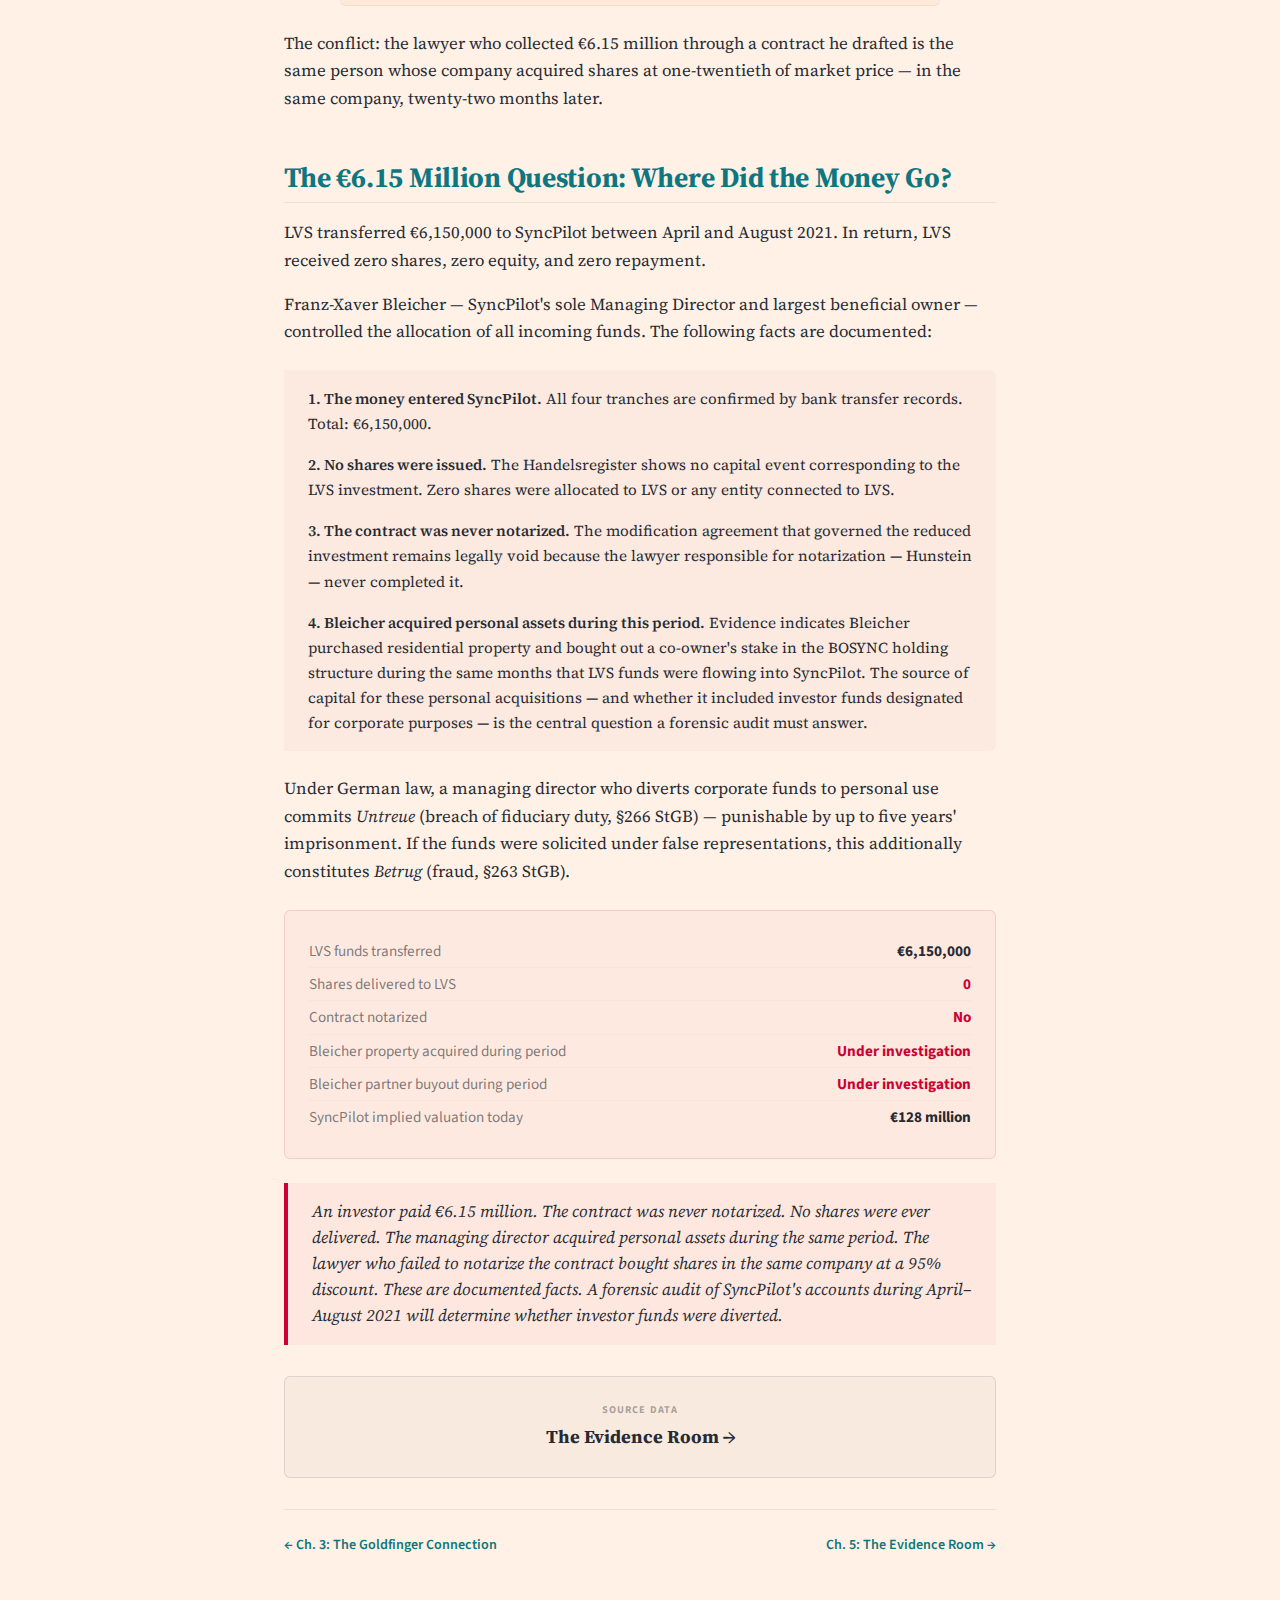
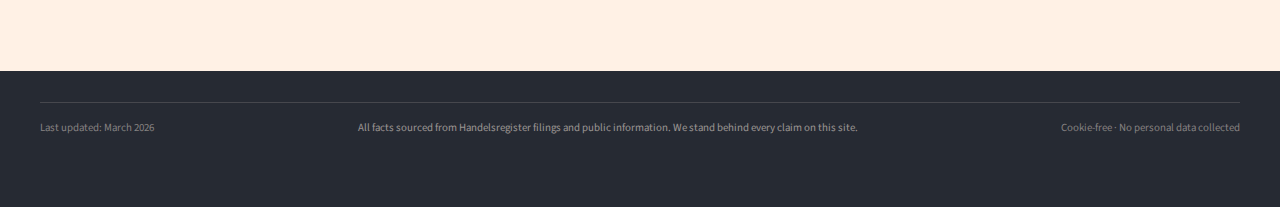
<file: lvs.html>
<!DOCTYPE html>
<html lang="en">
<head>
  <meta charset="UTF-8">
  <meta name="viewport" content="width=device-width, initial-scale=1.0">
  <title>The LVS Trap — SyncPilot</title>
  <link rel="stylesheet" href="styles.css">
  <style>
    /* === LVS PAGE STYLES === */

    /* ---- Hook ---- */
    .lvs-hook {
      max-width: 680px;
      margin: 0 auto;
      padding: var(--sp-8) var(--sp-4) var(--sp-4);
      text-align: left;
    }
    .hook-lines {
      font-family: var(--font-body);
      font-size: clamp(1.05rem, 2.8vw, 1.35rem);
      font-weight: 600;
      color: var(--slate);
      line-height: 1.7;
    }
    .hook-lines .hook-em {
      color: #CC0033;
      font-style: normal;
    }
    .hook-kicker {
      margin-top: var(--sp-6);
      font-family: var(--font-ui);
      font-size: 0.92rem;
      color: rgba(38,42,51,0.55);
      line-height: 1.55;
      border-left: 3px solid #CC0033;
      padding-left: var(--sp-4);
    }

    /* ---- Summary stat bar ---- */
    .lvs-stats {
      display: flex;
      gap: var(--sp-6);
      justify-content: center;
      flex-wrap: wrap;
      margin: var(--sp-6) 0;
      padding: var(--sp-4) var(--sp-6);
      background: rgba(204,0,51,0.03);
      border: 1px solid rgba(204,0,51,0.1);
      border-radius: 6px;
    }
    .lvs-stat {
      text-align: center;
    }
    .lvs-stat-value {
      font-family: var(--font-body);
      font-size: 1.3rem;
      font-weight: 700;
      color: var(--slate);
    }
    .lvs-stat-value--red { color: #CC0033; }
    .lvs-stat-value--green { color: #0A7D3F; }
    .lvs-stat-label {
      font-family: var(--font-ui);
      font-size: 0.68rem;
      font-weight: 600;
      text-transform: uppercase;
      letter-spacing: 0.08em;
      color: rgba(38,42,51,0.45);
      margin-top: 2px;
    }

    /* ---- Vertical event timeline ---- */
    .event-timeline {
      position: relative;
      padding-left: 32px;
      margin: var(--sp-6) 0;
    }
    .event-timeline::before {
      content: '';
      position: absolute;
      left: 7px;
      top: 8px;
      bottom: 8px;
      width: 2px;
      background: var(--wheat);
    }
    .evt {
      position: relative;
      padding-bottom: var(--sp-4);
    }
    .evt:last-child { padding-bottom: 0; }
    .evt-dot {
      position: absolute;
      left: -28px;
      top: 5px;
      width: 12px;
      height: 12px;
      border-radius: 50%;
      border: 2px solid var(--paper);
    }
    .evt-dot--email  { background: rgba(38,42,51,0.3); box-shadow: 0 0 0 1px rgba(38,42,51,0.3); }
    .evt-dot--pay    { background: #0A7D3F; box-shadow: 0 0 0 1px #0A7D3F; }
    .evt-dot--warn   { background: #CC0033; box-shadow: 0 0 0 1px #CC0033; }
    .evt-dot--gap    { background: transparent; border: 2px dashed rgba(38,42,51,0.2); box-shadow: none; }
    .evt-date {
      font-family: var(--font-ui);
      font-size: 0.72rem;
      font-weight: 600;
      color: rgba(38,42,51,0.4);
      text-transform: uppercase;
      letter-spacing: 0.06em;
    }
    .evt-body {
      font-family: var(--font-ui);
      font-size: 0.88rem;
      color: var(--slate);
      line-height: 1.5;
      margin-top: 2px;
    }
    .evt-body em {
      color: #CC0033;
      font-style: normal;
      font-weight: 600;
    }
    .evt-gap {
      font-family: var(--font-ui);
      font-size: 0.78rem;
      font-style: italic;
      color: rgba(38,42,51,0.35);
      padding: var(--sp-3) 0;
    }

    /* ---- Triptych (3-role diagram) ---- */
    .triptych {
      display: grid;
      grid-template-columns: 1fr auto 1fr;
      grid-template-rows: auto auto auto;
      gap: var(--sp-2);
      margin: var(--sp-6) 0;
      max-width: 600px;
      margin-left: auto;
      margin-right: auto;
    }
    .tri-center {
      grid-column: 2;
      grid-row: 1 / 4;
      display: flex;
      align-items: center;
      justify-content: center;
    }
    .tri-hub {
      width: 100px;
      height: 100px;
      border-radius: 50%;
      background: var(--slate);
      display: flex;
      align-items: center;
      justify-content: center;
      flex-direction: column;
    }
    .tri-hub-initials {
      font-family: var(--font-ui);
      font-size: 1.4rem;
      font-weight: 700;
      color: var(--paper);
    }
    .tri-hub-name {
      font-family: var(--font-ui);
      font-size: 0.55rem;
      color: rgba(255,241,229,0.6);
      text-transform: uppercase;
      letter-spacing: 0.08em;
      margin-top: 2px;
    }
    .tri-panel {
      padding: var(--sp-3) var(--sp-4);
      border-radius: 6px;
      font-family: var(--font-ui);
      display: flex;
      flex-direction: column;
      justify-content: center;
    }
    .tri-panel--left {
      grid-column: 1;
      grid-row: 1;
      text-align: right;
      background: rgba(13,118,128,0.06);
      border: 1px solid rgba(13,118,128,0.15);
    }
    .tri-panel--top {
      grid-column: 1 / 4;
      grid-row: 1;
      display: none; /* use left/right layout instead */
    }
    .tri-panel--right {
      grid-column: 3;
      grid-row: 1;
      text-align: left;
      background: rgba(204,0,51,0.05);
      border: 1px solid rgba(204,0,51,0.15);
    }
    .tri-panel--bottom {
      grid-column: 1 / 4;
      grid-row: 3;
      text-align: center;
      background: rgba(255,136,51,0.06);
      border: 1px solid rgba(255,136,51,0.15);
    }
    /* Connector lines */
    .tri-connector {
      grid-row: 2;
      display: flex;
      align-items: center;
      justify-content: center;
    }
    .tri-connector--left { grid-column: 1; }
    .tri-connector--right { grid-column: 3; }
    .tri-connector hr {
      width: 100%;
      border: none;
      border-top: 2px dashed rgba(38,42,51,0.15);
    }
    .tri-role {
      font-size: 0.68rem;
      font-weight: 700;
      text-transform: uppercase;
      letter-spacing: 0.06em;
      margin-bottom: 2px;
    }
    .tri-role--teal { color: var(--oxford); }
    .tri-role--red { color: #CC0033; }
    .tri-role--mango { color: var(--mango); }
    .tri-desc {
      font-size: 0.8rem;
      color: rgba(38,42,51,0.65);
      line-height: 1.4;
    }

    @media (max-width: 540px) {
      .triptych {
        grid-template-columns: 1fr;
        grid-template-rows: auto auto auto auto;
        gap: var(--sp-3);
      }
      .tri-center { grid-column: 1; grid-row: 1; }
      .tri-panel--left { grid-column: 1; grid-row: 2; text-align: center; }
      .tri-panel--right { grid-column: 1; grid-row: 3; text-align: center; }
      .tri-panel--bottom { grid-column: 1; grid-row: 4; }
      .tri-connector { display: none; }
    }

    /* ---- Closing stats ---- */
    .closing-ledger {
      margin: var(--sp-6) 0;
      padding: var(--sp-6);
      background: rgba(204,0,51,0.03);
      border: 1px solid rgba(204,0,51,0.12);
      border-radius: 6px;
    }
    .closing-ledger-line {
      font-family: var(--font-ui);
      font-size: 0.95rem;
      color: rgba(38,42,51,0.6);
      line-height: 1.6;
      display: flex;
      justify-content: space-between;
      padding: var(--sp-1) 0;
      border-bottom: 1px solid rgba(242,223,206,0.4);
    }
    .closing-ledger-line:last-child { border-bottom: none; }
    .closing-ledger-line span:last-child {
      font-weight: 700;
      color: var(--slate);
    }
    .closing-ledger-line--red span:last-child { color: #CC0033; }

    /* ---- CTA (shared pattern) ---- */
    .cta-next {
      display: block;
      text-align: center;
      padding: var(--sp-6) var(--sp-4);
      margin: var(--sp-8) 0 var(--sp-4);
      background: rgba(38,42,51,0.03);
      border: 1px solid rgba(38,42,51,0.12);
      border-radius: 6px;
      text-decoration: none;
      transition: background 0.2s, border-color 0.2s;
    }
    .cta-next:hover {
      background: rgba(38,42,51,0.06);
      border-color: rgba(38,42,51,0.25);
    }
    .cta-next-label {
      font-family: var(--font-ui);
      font-size: 0.65rem;
      font-weight: 700;
      text-transform: uppercase;
      letter-spacing: 0.1em;
      color: rgba(38,42,51,0.4);
    }
    .cta-next-title {
      font-family: var(--font-body);
      font-size: 1.15rem;
      font-weight: 700;
      color: var(--slate);
      margin-top: var(--sp-1);
    }

    /* ---- Question block ---- */
    .question-block {
      border-left: 4px solid #CC0033;
      background: rgba(204,0,51,0.04);
      padding: var(--sp-4) var(--sp-6);
      margin: var(--sp-6) 0;
      font-size: 1.05rem;
      line-height: 1.55;
      font-style: italic;
    }

    [id] { scroll-margin-top: calc(var(--nav-height) + var(--sp-4)); }
  </style>
</head>

<body data-page="lvs">
<!-- ====== HOOK ====== -->
  <div class="lvs-hook">
    <div class="hook-lines">
      A lawyer drafts a contract.<br>
      He delays its notarization for months.<br>
      His client pays <span class="hook-em">€6.15&nbsp;million</span> across four tranches.<br>
      The lawyer never notarizes the modification agreement.<br>
      Then he claims it's void — <span class="hook-em">because he didn't notarize it.</span>
    </div>
    <div class="hook-kicker">
      The same lawyer's company acquired shares in the same firm at a 95% discount.
    </div>
  </div>

  <hr style="max-width:680px; margin:0 auto var(--sp-2);">

  <!-- ====== CONTENT ====== -->
  <article class="content-area">

    <div style="margin-bottom: var(--sp-4);">
      <a href="goldfinger.html" style="font-family: var(--font-ui); font-size: 0.85rem; font-weight: 600; text-decoration: none;">← Ch. 3: The Goldfinger Connection</a>
    </div>

    <!-- ====================== -->
    <!-- SECTION 2: THE DEAL    -->
    <!-- ====================== -->
    <h2 id="deal">The Deal</h2>

    <p>On 21 May 2021, LVS entered a Cooperation and Call Option Agreement with SyncPilot SE. The terms: €18,750,000 to be paid in tranches, in exchange for 750,000 shares in the holding structure.</p>

    <p>Martin Hunstein of GHR Goerg Hunstein Rechtsanwälte drafted the agreement. He served as legal advisor to the transaction. Hunstein — together with his partner Diethard Goerg — owns H.G. Perseus GmbH StBG, the entity that would acquire SyncPilot shares at a 95% discount twenty-two months later.</p>

    <p>The contract was properly notarized. In August 2021, LVS requested a modification of the Cooperation and Call Option Agreement, reducing the loan amount to €7,500,000 in exchange for 375,000 shares in the holding structure (Option 1 in the original Cooperation and Call Option Agreement). The modification agreement required notarization to be legally binding under German law. Hunstein was responsible for arranging it.</p>

    <!-- ========================= -->
    <!-- SECTION 3: THE MONEY TRAIL -->
    <!-- ========================= -->
    <h2 id="money">The Money Trail</h2>

    <p>LVS paid four tranches between April and August 2021:</p>

    <div style="overflow-x: auto;">
    <table>
      <thead>
        <tr>
          <th>#</th>
          <th style="text-align:right;">Amount</th>
          <th>Date Paid</th>
        </tr>
      </thead>
      <tbody>
        <tr>
          <td>1</td>
          <td style="text-align:right;">€650,000</td>
          <td>7 April 2021</td>
        </tr>
        <tr>
          <td>2</td>
          <td style="text-align:right;">€1,500,000</td>
          <td>29 April 2021</td>
        </tr>
        <tr>
          <td>3</td>
          <td style="text-align:right;">€1,000,000</td>
          <td>7 June 2021</td>
        </tr>
        <tr>
          <td>4</td>
          <td style="text-align:right;">€3,000,000</td>
          <td>31 August 2021</td>
        </tr>
      </tbody>
    </table>
    </div>

    <div class="lvs-stats">
      <div class="lvs-stat">
        <div class="lvs-stat-value lvs-stat-value--green">€6,150,000</div>
        <div class="lvs-stat-label">Total Paid</div>
      </div>
      <div class="lvs-stat">
        <div class="lvs-stat-value lvs-stat-value--red">0</div>
        <div class="lvs-stat-label">Shares Delivered</div>
      </div>
      <div class="lvs-stat">
        <div class="lvs-stat-value lvs-stat-value--red">No</div>
        <div class="lvs-stat-label">Contract Notarized</div>
      </div>
    </div>

    <p>All four payments carry source-document confirmation. The remaining tranches — €12.6&nbsp;million — were never paid. The modification agreement was never notarized. No shares were ever delivered.</p>

    <!-- ================================= -->
    <!-- SECTION 4: THE NOTARIZATION TRAP  -->
    <!-- ================================= -->
    <h2 id="timeline">The Notarization Trap</h2>
    <div class="chart-subtitle">€6.15 million paid · zero shares delivered · no notarization</div>

    <p>The modification agreement Hunstein drafted required notarization to be legally binding. Here is what happened instead.</p>

    <div class="event-timeline">

      <div class="evt">
        <div class="evt-dot evt-dot--email"></div>
        <div class="evt-date">16 February 2021</div>
        <div class="evt-body">Hunstein sends NDA to LVS, introduces SyncPilot. Describes the product, <a href="https://partnerfinder.sap.com/partnerNavigator?q=SYNCPILOT" target="_blank" rel="noopener">SAP partnership</a>, and target customers.</div>
      </div>

      <div class="evt">
        <div class="evt-dot evt-dot--email"></div>
        <div class="evt-date">25–27 March 2021</div>
        <div class="evt-body">Hunstein sends finalized term sheet. Notes it "reflects subjects discussed" and that founder Bleicher "discussed with legacy shareholders and accepted."</div>
      </div>

      <div class="evt">
        <div class="evt-dot evt-dot--pay"></div>
        <div class="evt-date">7 April 2021</div>
        <div class="evt-body">LVS pays Tranche 1: €650,000.</div>
      </div>

      <div class="evt">
        <div class="evt-dot evt-dot--pay"></div>
        <div class="evt-date">29 April 2021</div>
        <div class="evt-body">LVS pays Tranche 2: €1,500,000.</div>
      </div>

      <div class="evt">
        <div class="evt-dot evt-dot--warn"></div>
        <div class="evt-date">21 May 2021</div>
        <div class="evt-body"><em>Cooperation and Call Option Agreement signed and notarized.</em></div>
      </div>

      <div class="evt">
        <div class="evt-dot evt-dot--pay"></div>
        <div class="evt-date">7 June 2021</div>
        <div class="evt-body">LVS pays Tranche 3: €1,000,000.</div>
      </div>

      <div class="evt">
        <div class="evt-dot evt-dot--pay"></div>
        <div class="evt-date">31 August 2021</div>
        <div class="evt-body">LVS pays Tranche 4: €3,000,000.</div>
      </div>

      <div class="evt">
        <div class="evt-dot evt-dot--email"></div>
        <div class="evt-date">21 August 2021</div>
        <div class="evt-body">Hunstein sends a modification agreement (Änderungsvereinbarung). Proposes <em>"initially doing a simple signature"</em> to "have a copy" before formal notarization.</div>
      </div>

      <div class="evt">
        <div class="evt-dot evt-dot--email"></div>
        <div class="evt-date">24 August 2021</div>
        <div class="evt-body">Hunstein asks about scheduling notarization. LVS signatory responds: traveling, will handle it later.</div>
      </div>

      <div class="evt">
        <div class="evt-dot evt-dot--email"></div>
        <div class="evt-date">30 August 2021</div>
        <div class="evt-body">Hunstein sends updated variation agreement with new payment deadline: 31 March 2022.</div>
      </div>

      <div class="evt">
        <div class="evt-dot evt-dot--gap"></div>
        <div class="evt-gap">Months pass. No notarization.</div>
      </div>

      <div class="evt">
        <div class="evt-dot evt-dot--email"></div>
        <div class="evt-date">27 December 2021</div>
        <div class="evt-body">LVS contacts Bleicher directly, asking him to confirm cancellation of the second part of the variation agreement.</div>
      </div>

      <div class="evt">
        <div class="evt-dot evt-dot--gap"></div>
        <div class="evt-gap">Two years pass.</div>
      </div>

      <div class="evt">
        <div class="evt-dot evt-dot--email"></div>
        <div class="evt-date">22 April 2024</div>
        <div class="evt-body">Goerg (Hunstein's partner) contacts LVS, acknowledges €6.15M was paid, attempts to re-engage investment.</div>
      </div>

      <div class="evt">
        <div class="evt-dot evt-dot--warn"></div>
        <div class="evt-date">3 May 2025</div>
        <div class="evt-body">LVS principal tells a lawyer: <em>"The contracts are from Hunstein who was supposed to sign them with notary authorization and have them notarized. He kept delaying."</em></div>
      </div>

    </div>

    <div class="question-block">
      The lawyer Hunstein who drafted the modification agreement was responsible for notarization. He never completed it. His client stopped payment at €6.15 million on the basis of that modification agreement. Hunstein now claims the modification agreement is void.
    </div>

    <!-- =============================== -->
    <!-- SECTION 5: Hunstein's THREE ROLES          -->
    <!-- =============================== -->
    <h2 id="roles">One Lawyer, Three Roles</h2>

    <p>Martin Hunstein occupied three roles simultaneously in this transaction:</p>

    <div class="triptych">
      <!-- Left panel: Lawyer -->
      <div class="tri-panel tri-panel--left">
        <div class="tri-role tri-role--teal">Role 1: Legal Advisor</div>
        <div class="tri-desc">Drafted the LVS Cooperation & Call Option Agreement. Prepared the modification agreement. Responsible for notarization.</div>
      </div>

      <!-- Left connector -->
      <div class="tri-connector tri-connector--left"><hr></div>

      <!-- Center hub -->
      <div class="tri-center">
        <div class="tri-hub">
          <span class="tri-hub-initials">MH</span>
          <span class="tri-hub-name">Hunstein</span>
        </div>
      </div>

      <!-- Right connector -->
      <div class="tri-connector tri-connector--right"><hr></div>

      <!-- Right panel: Perseus -->
      <div class="tri-panel tri-panel--right">
        <div class="tri-role tri-role--red">Role 2: Perseus Principal</div>
        <div class="tri-desc">Managing Director and 50% owner of H.G. Perseus GmbH StBG. Acquired 127,885 SyncPilot shares at €1.00 — a 95% discount.</div>
      </div>

      <!-- Bottom panel: Gatekeeper -->
      <div class="tri-panel tri-panel--bottom">
        <div class="tri-role tri-role--mango">Role 3: Notarization Gatekeeper</div>
        <div class="tri-desc">The contract he drafted required notarization to be legally binding. He was the professional responsible for completing this step. He never did.</div>
      </div>
    </div>

    <p>The conflict: the lawyer who collected €6.15 million through a contract he drafted is the same person whose company acquired shares at one-twentieth of market price — in the same company, twenty-two months later.</p>

    <!-- =========================================== -->
    <!-- SECTION 6: WHERE DID THE MONEY GO?          -->
    <!-- =========================================== -->
    <h2 id="money-trail" style="margin-top: var(--sp-12);">The €6.15 Million Question: Where Did the Money Go?</h2>

    <p>LVS transferred €6,150,000 to SyncPilot between April and August 2021. In return, LVS received zero shares, zero equity, and zero repayment.</p>

    <p>Franz-Xaver Bleicher — SyncPilot's sole Managing Director and largest beneficial owner — controlled the allocation of all incoming funds. The following facts are documented:</p>

    <div class="info-box" style="border-left-color: var(--claret); background: rgba(153,15,61,0.03); margin: var(--sp-6) 0; padding: var(--sp-4) var(--sp-6); border-radius: 0 6px 6px 0;">

      <p style="margin-top:0;"><strong>1. The money entered SyncPilot.</strong> All four tranches are confirmed by bank transfer records. Total: €6,150,000.</p>

      <p><strong>2. No shares were issued.</strong> The Handelsregister shows no capital event corresponding to the LVS investment. Zero shares were allocated to LVS or any entity connected to LVS.</p>

      <p><strong>3. The contract was never notarized.</strong> The modification agreement that governed the reduced investment remains legally void because the lawyer responsible for notarization — Hunstein — never completed it.</p>

      <p style="margin-bottom:0;"><strong>4. Bleicher acquired personal assets during this period.</strong> Evidence indicates Bleicher purchased residential property and bought out a co-owner's stake in the BOSYNC holding structure during the same months that LVS funds were flowing into SyncPilot. The source of capital for these personal acquisitions — and whether it included investor funds designated for corporate purposes — is the central question a forensic audit must answer.</p>

    </div>

    <p>Under German law, a managing director who diverts corporate funds to personal use commits <em>Untreue</em> (breach of fiduciary duty, §266 StGB) — punishable by up to five years' imprisonment. If the funds were solicited under false representations, this additionally constitutes <em>Betrug</em> (fraud, §263 StGB).</p>

    <div class="closing-ledger">
      <div class="closing-ledger-line">
        <span>LVS funds transferred</span>
        <span>€6,150,000</span>
      </div>
      <div class="closing-ledger-line closing-ledger-line--red">
        <span>Shares delivered to LVS</span>
        <span>0</span>
      </div>
      <div class="closing-ledger-line closing-ledger-line--red">
        <span>Contract notarized</span>
        <span>No</span>
      </div>
      <div class="closing-ledger-line closing-ledger-line--red">
        <span>Bleicher property acquired during period</span>
        <span>Under investigation</span>
      </div>
      <div class="closing-ledger-line closing-ledger-line--red">
        <span>Bleicher partner buyout during period</span>
        <span>Under investigation</span>
      </div>
      <div class="closing-ledger-line">
        <span>SyncPilot implied valuation today</span>
        <span>€128 million</span>
      </div>
    </div>

    <div class="question-block">
      An investor paid €6.15&nbsp;million. The contract was never notarized. No shares were ever delivered. The managing director acquired personal assets during the same period. The lawyer who failed to notarize the contract bought shares in the same company at a 95% discount. These are documented facts. A forensic audit of SyncPilot's accounts during April–August 2021 will determine whether investor funds were diverted.
    </div>

    <!-- ---- CTA ---- -->
    <a href="evidence.html" class="cta-next">
      <div class="cta-next-label">Source Data</div>
      <div class="cta-next-title">The Evidence Room →</div>
    </a>
</article>

  <script defer src="data/dossier.js"></script>
</body>
</html>
</file>
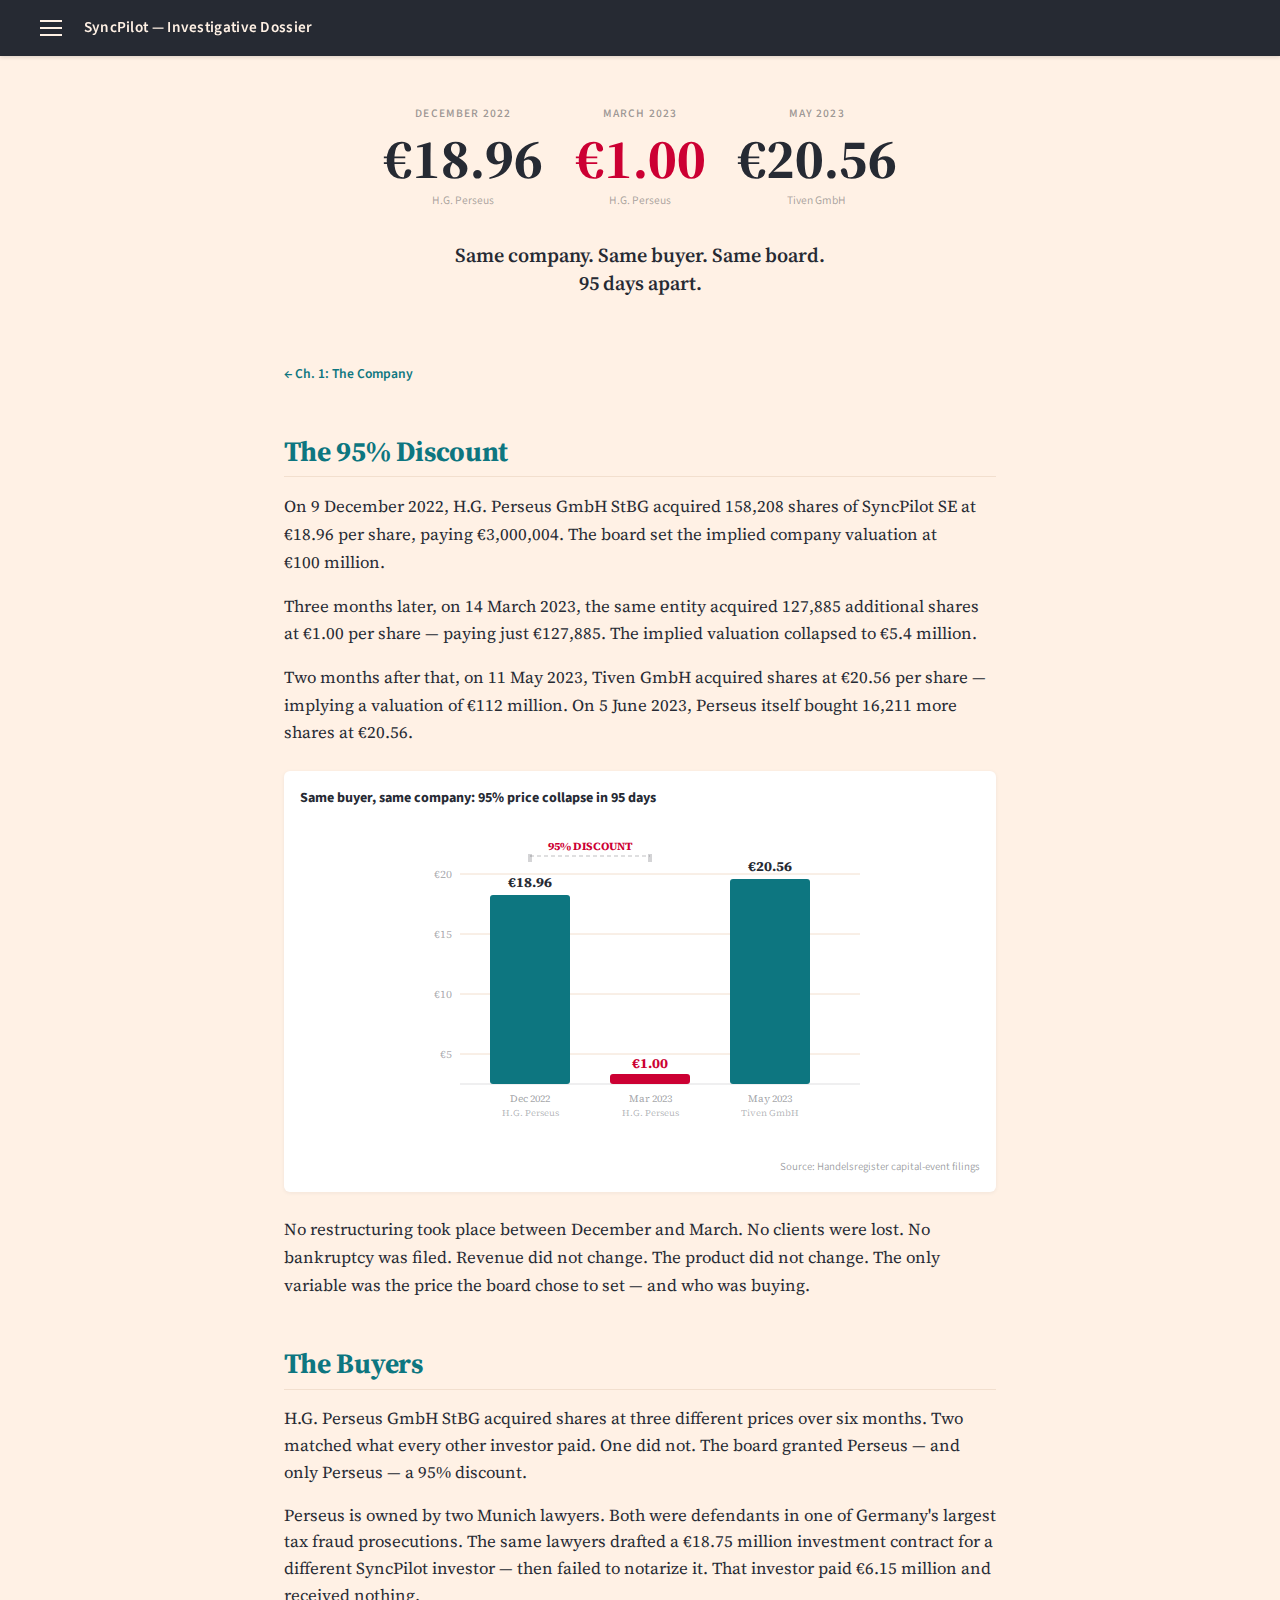
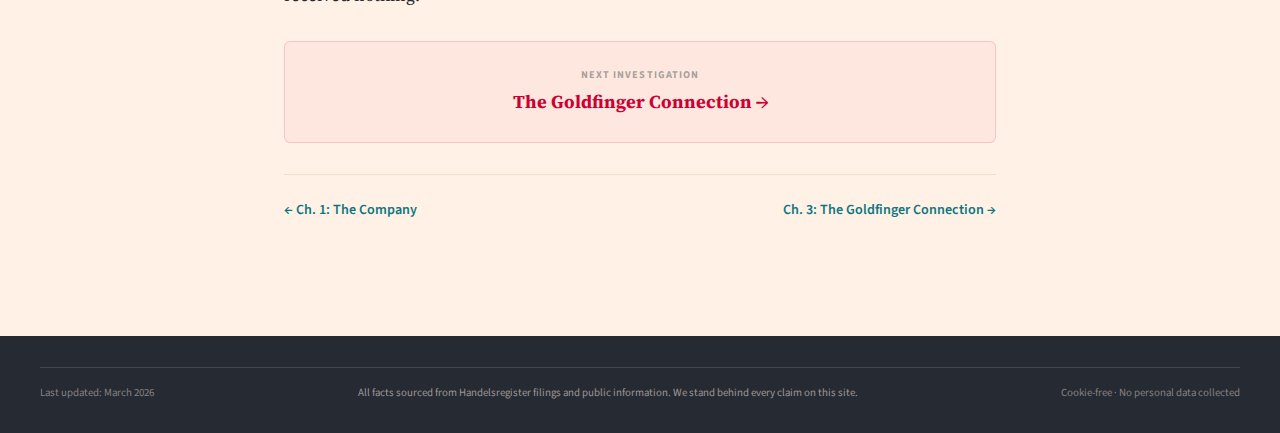
<file: perseus.html>
<!DOCTYPE html>
<html lang="en">
<head>
  <meta charset="UTF-8">
  <meta name="viewport" content="width=device-width, initial-scale=1.0">
  <title>The 95% Discount — SyncPilot SE</title>
  <link rel="stylesheet" href="styles.css">
  <style>
    /* === PERSEUS PAGE STYLES === */

    /* ---- Hook section ---- */
    .hook {
      text-align: center;
      padding: var(--sp-12) var(--sp-4) var(--sp-8);
      max-width: 720px;
      margin: 0 auto;
    }
    .hook-prices {
      display: flex;
      justify-content: center;
      gap: var(--sp-8);
      flex-wrap: wrap;
      margin-bottom: var(--sp-8);
    }
    .hook-price-block {
      display: flex;
      flex-direction: column;
      align-items: center;
    }
    .hook-date {
      font-family: var(--font-ui);
      font-size: 0.72rem;
      font-weight: 600;
      text-transform: uppercase;
      letter-spacing: 0.1em;
      color: rgba(38,42,51,0.45);
      margin-bottom: var(--sp-2);
    }
    .hook-amount {
      font-family: var(--font-body);
      font-size: clamp(2.2rem, 6vw, 3.5rem);
      font-weight: 700;
      line-height: 1;
      color: var(--slate);
    }
    .hook-amount--anomaly {
      color: #CC0033;
    }
    .hook-buyer {
      font-family: var(--font-ui);
      font-size: 0.72rem;
      color: rgba(38,42,51,0.4);
      margin-top: var(--sp-1);
    }
    .hook-line {
      font-family: var(--font-body);
      font-size: clamp(1rem, 2.5vw, 1.25rem);
      font-weight: 600;
      color: var(--slate);
      line-height: 1.4;
      max-width: 500px;
      margin: 0 auto;
    }

    /* ---- Accent color override: risk-high throughout ---- */
    .perseus-accent { color: #CC0033; }

    /* ---- Price bars visual ---- */
    .price-bars-wrap {
      margin: var(--sp-6) 0;
      display: flex;
      justify-content: center;
    }
    .price-bars-wrap svg {
      width: 100%;
      max-width: 520px;
      height: auto;
    }

    /* ---- Valuation chart ---- */
    .val-chart-wrap {
      margin: var(--sp-4) 0;
    }
    .val-chart-wrap svg {
      width: 100%;
      max-width: 680px;
      height: auto;
      display: block;
      margin: 0 auto;
    }

    /* ---- Question block (standalone) ---- */
    .question-block {
      border-left: 4px solid #CC0033;
      background: rgba(204,0,51,0.04);
      padding: var(--sp-4) var(--sp-6);
      margin: var(--sp-6) 0;
      font-size: 1.05rem;
      line-height: 1.55;
      font-style: italic;
    }

    /* ---- Answer block ---- */
    .answer-block {
      font-family: var(--font-ui);
      font-size: 0.95rem;
      color: rgba(38,42,51,0.7);
      line-height: 1.6;
      margin: var(--sp-4) 0 var(--sp-6);
    }

    /* ---- Valuation table ---- */
    .val-table {
      margin: var(--sp-4) 0;
    }
    .val-table td.val-anomaly {
      color: #CC0033;
      font-weight: 700;
    }

    /* ---- CTA link ---- */
    .cta-next {
      display: block;
      text-align: center;
      padding: var(--sp-6) var(--sp-4);
      margin: var(--sp-8) 0 var(--sp-4);
      background: rgba(204,0,51,0.04);
      border: 1px solid rgba(204,0,51,0.15);
      border-radius: 6px;
      text-decoration: none;
      transition: background 0.2s, border-color 0.2s;
    }
    .cta-next:hover {
      background: rgba(204,0,51,0.08);
      border-color: rgba(204,0,51,0.3);
    }
    .cta-next-label {
      font-family: var(--font-ui);
      font-size: 0.65rem;
      font-weight: 700;
      text-transform: uppercase;
      letter-spacing: 0.1em;
      color: rgba(38,42,51,0.4);
    }
    .cta-next-title {
      font-family: var(--font-body);
      font-size: 1.15rem;
      font-weight: 700;
      color: #CC0033;
      margin-top: var(--sp-1);
    }

    /* ---- Closing section ---- */
    .closing {
      margin-top: var(--sp-8);
    }
    .closing p {
      font-size: 1.05rem;
      line-height: 1.6;
    }

    /* ---- Section scroll offset ---- */
    [id] { scroll-margin-top: calc(var(--nav-height) + var(--sp-4)); }

    @media (max-width: 480px) {
      .hook-prices { gap: var(--sp-4); }
      .hook-amount { font-size: 2rem; }
    }
  </style>
</head>

<body>

  <!-- ====== TOP NAV ====== -->
  <nav class="site-nav">
    <div class="nav-left">
      <button class="hamburger" id="menuToggle" aria-label="Menu">
        <span></span><span></span><span></span>
      </button>
      <a class="nav-title" href="index.html">SyncPilot — Investigative Dossier</a>
    </div>
  </nav>

  <!-- ====== SIDE MENU ====== -->
  <aside class="side-menu" id="sideMenu">
    <a href="index.html" class="menu-link">Dossier Home</a>
    <div class="menu-group-label">Chapters</div>
    <a href="profile.html" class="menu-link"><span class="ch-num">1.</span>The Company</a>
    <a href="perseus.html" class="menu-link active"><span class="ch-num">2.</span>The 95% Discount</a>
    <a href="goldfinger.html" class="menu-link"><span class="ch-num">3.</span>The Goldfinger Connection</a>
    <a href="lvs.html" class="menu-link"><span class="ch-num">4.</span>The LVS Trap</a>
    <a href="evidence.html" class="menu-link"><span class="ch-num">5.</span>The Evidence Room</a>
  </aside>
  <div class="side-menu-overlay" id="menuOverlay"></div>

  <!-- ====== HOOK ====== -->
  <header class="hook">
    <div class="hook-prices">
      <div class="hook-price-block">
        <span class="hook-date">December 2022</span>
        <span class="hook-amount">€18.96</span>
        <span class="hook-buyer">H.G. Perseus</span>
      </div>
      <div class="hook-price-block">
        <span class="hook-date">March 2023</span>
        <span class="hook-amount hook-amount--anomaly">€1.00</span>
        <span class="hook-buyer">H.G. Perseus</span>
      </div>
      <div class="hook-price-block">
        <span class="hook-date">May 2023</span>
        <span class="hook-amount">€20.56</span>
        <span class="hook-buyer">Tiven GmbH</span>
      </div>
    </div>
    <p class="hook-line">Same company. Same buyer. Same board.<br>95 days apart.</p>
  </header>

  <!-- ====== CONTENT ====== -->
  <article class="content-area">

    <div style="margin-bottom: var(--sp-4);">
      <a href="profile.html" style="font-family: var(--font-ui); font-size: 0.85rem; font-weight: 600; text-decoration: none;">← Ch. 1: The Company</a>
    </div>

    <!-- ======================= -->
    <!-- SECTION 2: THE DISCOUNT -->
    <!-- ======================= -->
    <h2 id="discount">The 95% Discount</h2>

    <p>On 9 December 2022, H.G. Perseus GmbH StBG acquired 158,208 shares of SyncPilot SE at €18.96 per share, paying €3,000,004. The board set the implied company valuation at €100&nbsp;million.</p>

    <p>Three months later, on 14 March 2023, the same entity acquired 127,885 additional shares at €1.00 per share — paying just €127,885. The implied valuation collapsed to €5.4&nbsp;million.</p>

    <p>Two months after that, on 11 May 2023, Tiven GmbH acquired shares at €20.56 per share — implying a valuation of €112&nbsp;million. On 5 June 2023, Perseus itself bought 16,211 more shares at €20.56.</p>

    <!-- Price bars SVG -->
    <div class="chart-container">
      <div class="chart-title" data-lang-en="Same buyer, same company: 95% price collapse in 95 days" data-lang-de="Gleicher Käufer, gleiche Firma: 95 % Preisverfall in 95 Tagen">Same buyer, same company: 95% price collapse in 95 days</div>
      <div class="price-bars-wrap">
        <svg viewBox="0 0 520 300" xmlns="http://www.w3.org/2000/svg" role="img" aria-label="Bar chart comparing share prices: €18.96, €1.00, €20.56">
          <!-- Grid lines -->
          <line x1="80" y1="40" x2="480" y2="40" stroke="#F2DFCE" stroke-width="1"/>
          <line x1="80" y1="100" x2="480" y2="100" stroke="#F2DFCE" stroke-width="1"/>
          <line x1="80" y1="160" x2="480" y2="160" stroke="#F2DFCE" stroke-width="1"/>
          <line x1="80" y1="220" x2="480" y2="220" stroke="#F2DFCE" stroke-width="1"/>

          <!-- Y-axis labels -->
          <text x="72" y="44" text-anchor="end" font-family="Source Sans 3, sans-serif" font-size="11" fill="rgba(38,42,51,0.4)">€20</text>
          <text x="72" y="104" text-anchor="end" font-family="Source Sans 3, sans-serif" font-size="11" fill="rgba(38,42,51,0.4)">€15</text>
          <text x="72" y="164" text-anchor="end" font-family="Source Sans 3, sans-serif" font-size="11" fill="rgba(38,42,51,0.4)">€10</text>
          <text x="72" y="224" text-anchor="end" font-family="Source Sans 3, sans-serif" font-size="11" fill="rgba(38,42,51,0.4)">€5</text>

          <!-- Baseline -->
          <line x1="80" y1="250" x2="480" y2="250" stroke="rgba(38,42,51,0.15)" stroke-width="1"/>

          <!-- Bar 1: €18.96 — height proportional (18.96/21 * 210 ≈ 189) -->
          <rect x="110" y="61" width="80" height="189" rx="3" fill="#0D7680"/>
          <text x="150" y="53" text-anchor="middle" font-family="Source Sans 3, sans-serif" font-size="14" font-weight="700" fill="#262A33">€18.96</text>

          <!-- Bar 2: €1.00 — height (1/21 * 210 ≈ 10) -->
          <rect x="230" y="240" width="80" height="10" rx="3" fill="#CC0033"/>
          <text x="270" y="234" text-anchor="middle" font-family="Source Sans 3, sans-serif" font-size="14" font-weight="700" fill="#CC0033">€1.00</text>

          <!-- Bar 3: €20.56 — height (20.56/21 * 210 ≈ 205) -->
          <rect x="350" y="45" width="80" height="205" rx="3" fill="#0D7680"/>
          <text x="390" y="37" text-anchor="middle" font-family="Source Sans 3, sans-serif" font-size="14" font-weight="700" fill="#262A33">€20.56</text>

          <!-- Discount annotation: horizontal bracket between bars 1 & 2 -->
          <line x1="150" y1="20" x2="150" y2="28" stroke="rgba(38,42,51,0.2)" stroke-width="4"/>
          <line x1="270" y1="20" x2="270" y2="28" stroke="rgba(38,42,51,0.2)" stroke-width="4"/>
          <line x1="150" y1="22" x2="270" y2="22" stroke="rgba(38,42,51,0.2)" stroke-width="1.5" stroke-dasharray="4,3"/>
          <text x="210" y="16" text-anchor="middle" font-family="Source Sans 3, sans-serif" font-size="11" font-weight="700" fill="#CC0033">95% DISCOUNT</text>

          <!-- Date labels -->
          <text x="150" y="268" text-anchor="middle" font-family="Source Sans 3, sans-serif" font-size="10" fill="rgba(38,42,51,0.45)">Dec 2022</text>
          <text x="270" y="268" text-anchor="middle" font-family="Source Sans 3, sans-serif" font-size="10" fill="rgba(38,42,51,0.45)">Mar 2023</text>
          <text x="390" y="268" text-anchor="middle" font-family="Source Sans 3, sans-serif" font-size="10" fill="rgba(38,42,51,0.45)">May 2023</text>

          <!-- Buyer labels -->
          <text x="150" y="282" text-anchor="middle" font-family="Source Sans 3, sans-serif" font-size="9" fill="rgba(38,42,51,0.35)">H.G. Perseus</text>
          <text x="270" y="282" text-anchor="middle" font-family="Source Sans 3, sans-serif" font-size="9" fill="rgba(38,42,51,0.35)">H.G. Perseus</text>
          <text x="390" y="282" text-anchor="middle" font-family="Source Sans 3, sans-serif" font-size="9" fill="rgba(38,42,51,0.35)">Tiven GmbH</text>
        </svg>
      </div>
      <div class="chart-source">Source: Handelsregister capital-event filings</div>
    </div>

    <p>No restructuring took place between December and March. No clients were lost. No bankruptcy was filed. Revenue did not change. The product did not change. The only variable was the price the board chose to set — and who was buying.</p>

    <!-- ======================= -->
    <!-- SECTION 4: THE QUESTION -->
    <!-- ======================= -->
    <div class="closing">
      <h2 id="question">The Buyers</h2>

      <p>H.G. Perseus GmbH StBG acquired shares at three different prices over six months. Two matched what every other investor paid. One did not. The board granted Perseus — and only Perseus — a 95% discount.</p>

      <p>Perseus is owned by two Munich lawyers. Both were defendants in one of Germany's largest tax fraud prosecutions. The same lawyers drafted a €18.75&nbsp;million investment contract for a different SyncPilot investor — then failed to notarize it. That investor paid €6.15&nbsp;million and received nothing.</p>
    </div>

    <!-- ---- CTA ---- -->
    <a href="goldfinger.html" class="cta-next">
      <div class="cta-next-label">Next Investigation</div>
      <div class="cta-next-title">The Goldfinger Connection →</div>
    </a>

    <!-- ---- CHAPTER NAV ---- -->
    <div class="chapter-nav">
      <a href="profile.html" class="prev">Ch. 1: The Company</a>
      <a href="goldfinger.html" class="next">Ch. 3: The Goldfinger Connection</a>
    </div>

  </article>

  <!-- ====== FOOTER ====== -->
  <footer class="site-footer">
    <div class="footer-inner">
      <div class="footer-meta">
        <span>Last updated: March 2026</span>
        <span style="color:rgba(255,241,229,0.55);">All facts sourced from Handelsregister filings and public information. We stand behind every claim on this site.</span>
        <span>Cookie-free · No personal data collected</span>
      </div>
    </div>
  </footer>

  <script>
  (function(){
    var btn = document.getElementById('menuToggle');
    var menu = document.getElementById('sideMenu');
    var overlay = document.getElementById('menuOverlay');
    function toggle() {
      btn.classList.toggle('active');
      menu.classList.toggle('open');
      overlay.classList.toggle('visible');
    }
    if (btn) {
      btn.addEventListener('click', toggle);
      overlay.addEventListener('click', toggle);
    }
  })();
  </script>
</body>
</html>
</file>
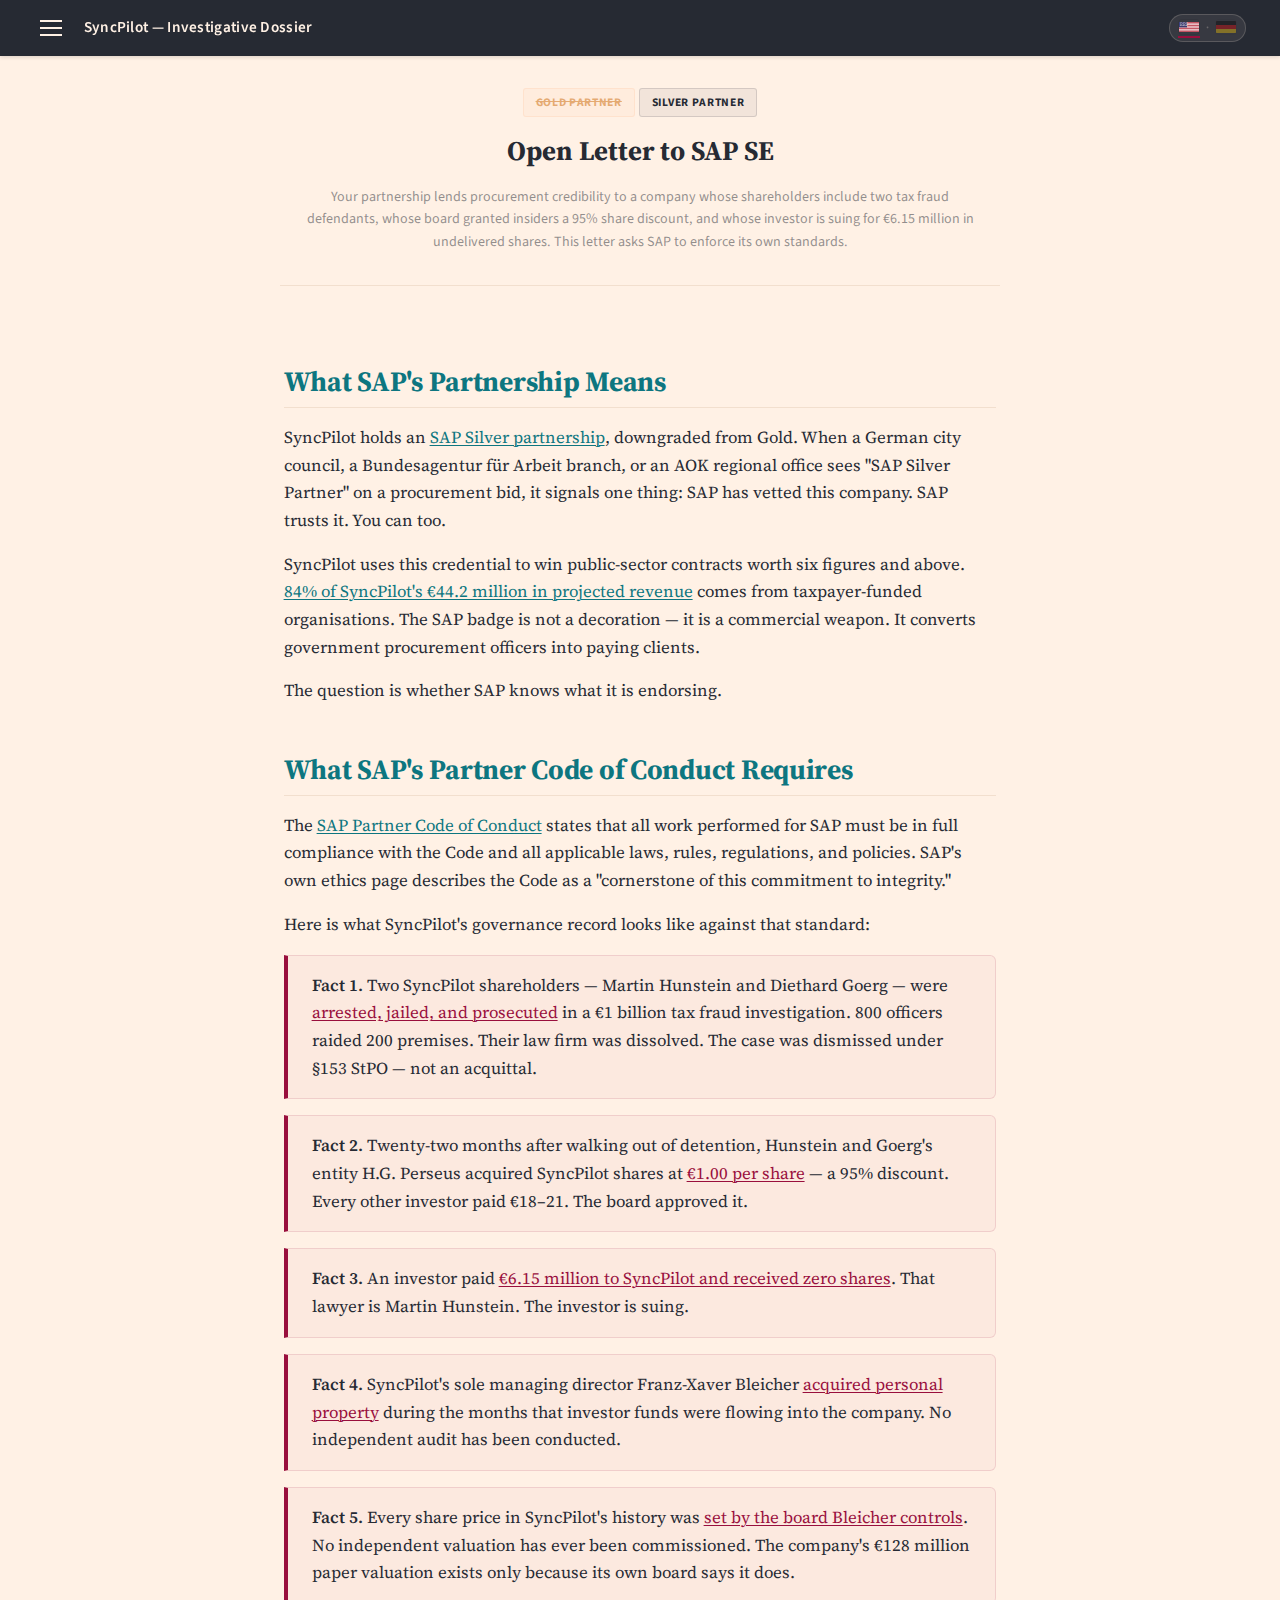
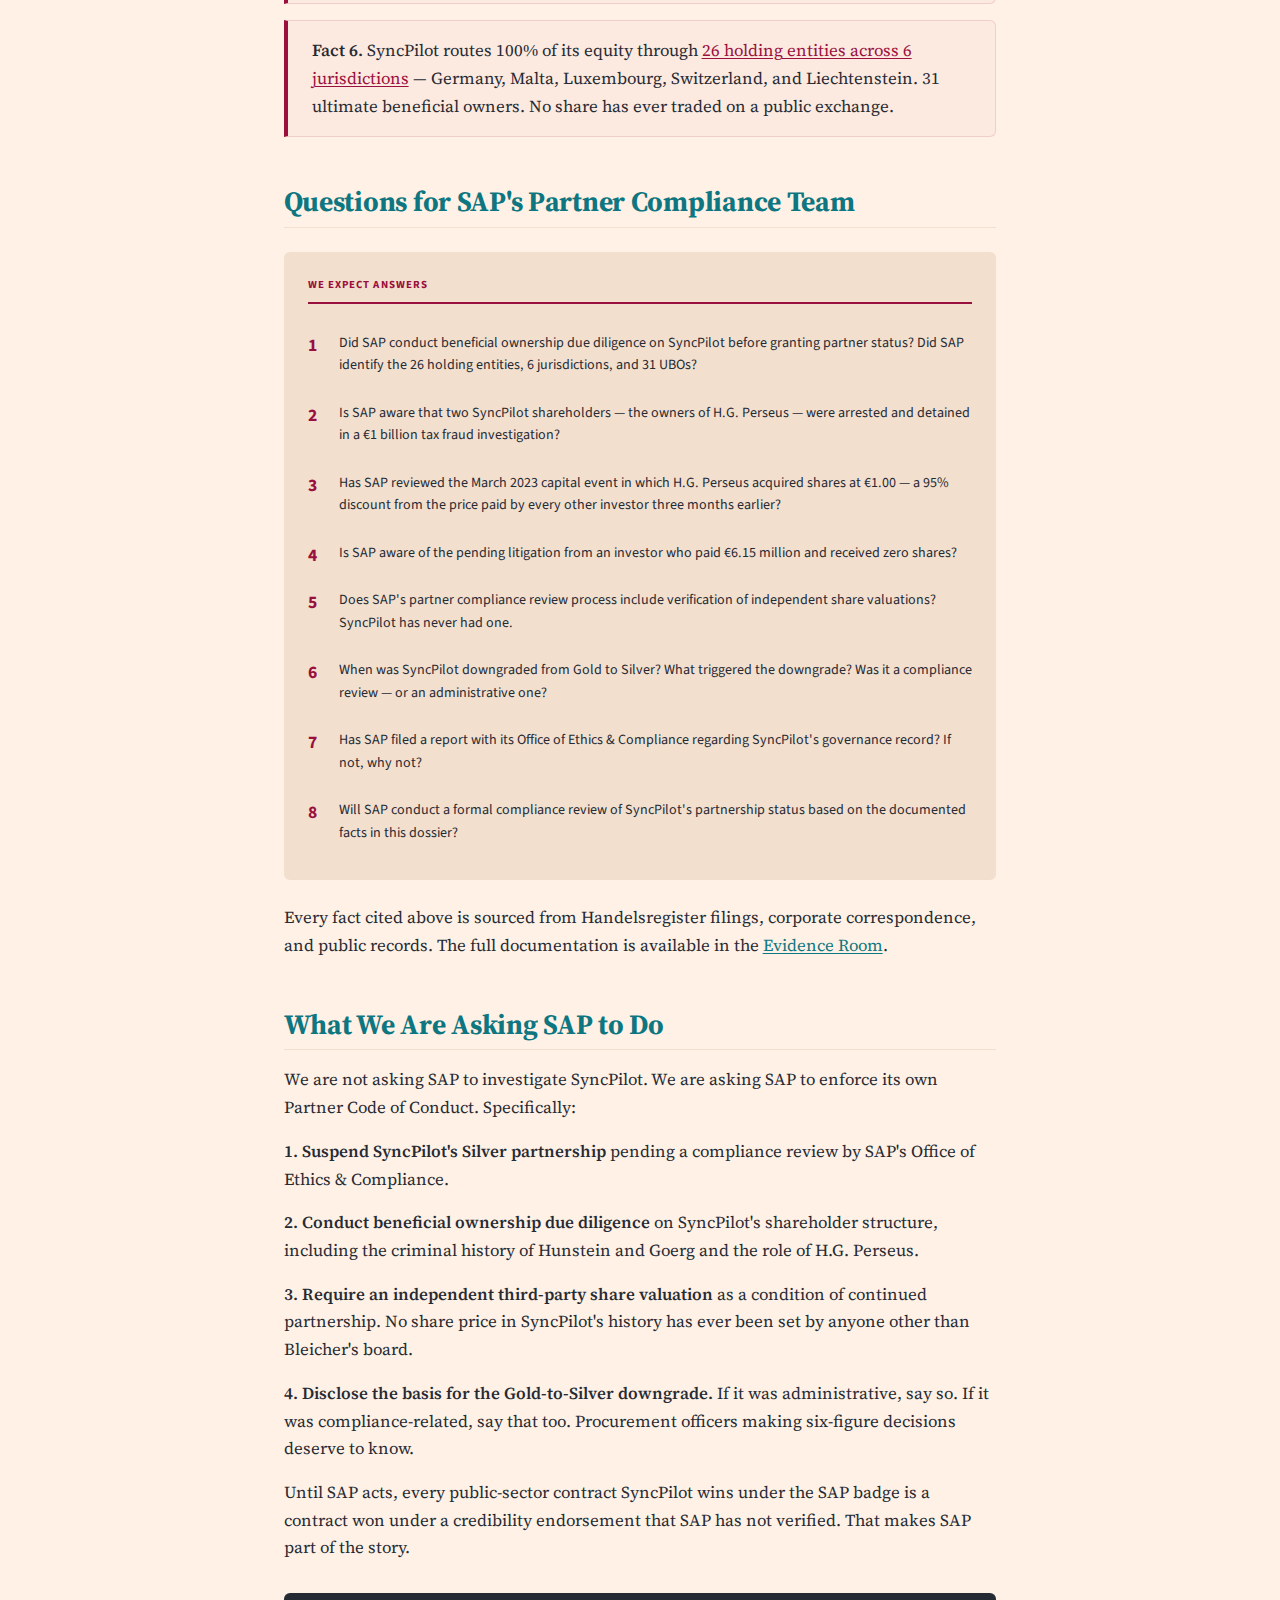
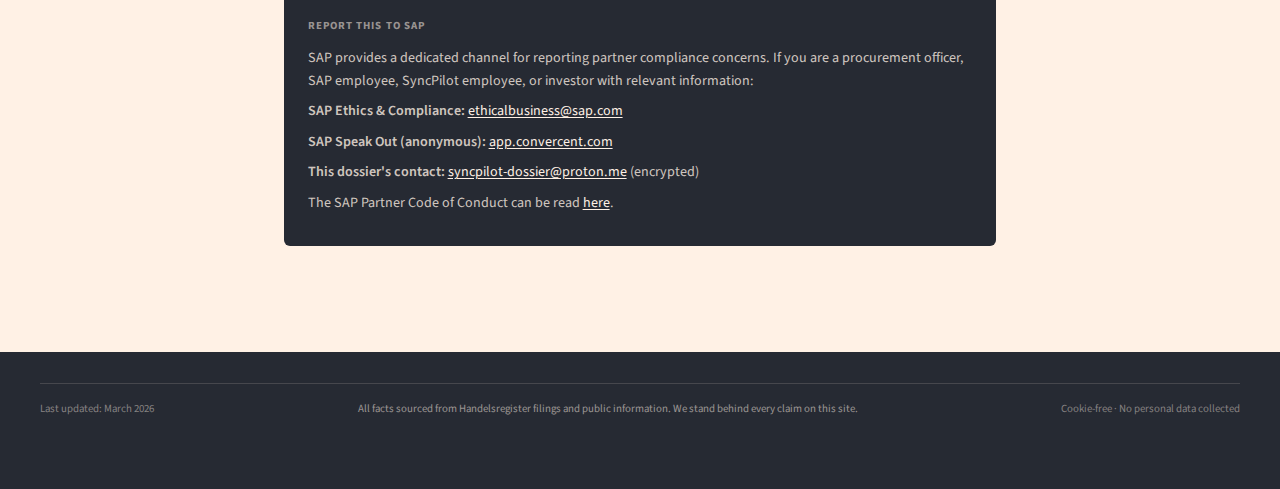
<file: sap-syncpilot-vendor-risk.html>
<!DOCTYPE html>
<html lang="en">
<head>
  <meta charset="UTF-8">
  <meta name="viewport" content="width=device-width, initial-scale=1.0">
  <title>Open Letter to SAP — SyncPilot Dossier</title>
  <meta name="description" content="An open letter to SAP SE regarding its Silver partnership with SyncPilot: tax fraud defendants among shareholders, €6.15M investor dispute, no independent valuation. Does this meet SAP's Partner Code of Conduct?">
  <link rel="stylesheet" href="styles.css">
  <style>
    .sap-hook {
      max-width: 720px;
      margin: 0 auto;
      padding: var(--sp-8) var(--sp-4) var(--sp-4);
      text-align: center;
    }
    .sap-hook-main {
      font-family: var(--font-body);
      font-size: clamp(1.3rem, 3.5vw, 1.7rem);
      font-weight: 700;
      color: var(--slate);
      line-height: 1.35;
      margin-bottom: var(--sp-4);
    }
    .sap-hook-sub {
      font-family: var(--font-ui);
      font-size: var(--text-ui);
      color: rgba(38,42,51,0.5);
      line-height: 1.6;
    }
    .sap-badge {
      display: inline-block;
      font-family: var(--font-ui);
      font-size: 0.72rem;
      font-weight: 700;
      text-transform: uppercase;
      letter-spacing: 0.06em;
      padding: 4px 12px;
      border-radius: 3px;
      margin-bottom: var(--sp-4);
    }
    .sap-badge--silver {
      background: rgba(38,42,51,0.06);
      color: var(--slate);
      border: 1px solid rgba(38,42,51,0.15);
    }
    .sap-badge--gold {
      background: rgba(255,136,51,0.08);
      color: #CC6600;
      border: 1px solid rgba(255,136,51,0.2);
      text-decoration: line-through;
      opacity: 0.5;
    }

    .fact-card {
      background: rgba(153,15,61,0.03);
      border: 1px solid rgba(153,15,61,0.12);
      border-left: 4px solid var(--claret);
      border-radius: 0 6px 6px 0;
      padding: var(--sp-4) var(--sp-6);
      margin: var(--sp-4) 0;
    }
    .fact-card p { margin: 0; }
    .fact-card a { color: var(--claret); }

    .sap-questions {
      background: var(--card-bg);
      border-radius: 6px;
      padding: var(--sp-6);
      margin: var(--sp-6) 0;
    }
    .sap-questions-title {
      font-family: var(--font-ui);
      font-size: 0.68rem;
      font-weight: 700;
      text-transform: uppercase;
      letter-spacing: 0.1em;
      color: var(--claret);
      margin-bottom: var(--sp-4);
      padding-bottom: var(--sp-2);
      border-bottom: 2px solid var(--claret);
    }
    .sq-list { list-style: none; padding: 0; margin: 0; counter-reset: sq; }
    .sq-list li {
      font-family: var(--font-ui);
      font-size: var(--text-ui);
      color: var(--slate);
      line-height: 1.6;
      padding: var(--sp-3) 0 var(--sp-3) var(--sp-8);
      border-bottom: 1px solid rgba(242,223,206,0.5);
      position: relative;
    }
    .sq-list li::before {
      counter-increment: sq;
      content: counter(sq);
      position: absolute;
      left: 0;
      font-weight: 700;
      color: var(--claret);
      font-size: 1.1rem;
      font-family: var(--font-ui);
    }
    .sq-list li:last-child { border-bottom: none; }
    .sq-list a { color: var(--claret); text-decoration: underline; text-underline-offset: 2px; }

    .sap-action {
      background: var(--slate);
      color: var(--paper);
      border-radius: 6px;
      padding: var(--sp-6);
      margin: var(--sp-8) 0 var(--sp-4);
    }
    .sap-action-title {
      font-family: var(--font-ui);
      font-size: 0.68rem;
      font-weight: 700;
      text-transform: uppercase;
      letter-spacing: 0.1em;
      color: rgba(255,241,229,0.55);
      margin-bottom: var(--sp-3);
    }
    .sap-action p {
      font-family: var(--font-ui);
      font-size: var(--text-ui);
      color: rgba(255,241,229,0.8);
      line-height: 1.6;
      margin: var(--sp-2) 0;
    }
    .sap-action a { color: var(--paper); text-decoration: underline; }
    .sap-action code {
      font-family: var(--font-ui);
      background: rgba(255,241,229,0.1);
      padding: 2px 6px;
      border-radius: 3px;
      color: var(--paper);
    }
  </style>
</head>

<body data-page="sap-syncpilot-vendor-risk">

  <!-- ====== HOOK ====== -->
  <div class="sap-hook">
    <div>
      <span class="sap-badge sap-badge--gold">Gold Partner</span>
      <span class="sap-badge sap-badge--silver">Silver Partner</span>
    </div>
    <p class="sap-hook-main">
      Open Letter to SAP SE
    </p>
    <p class="sap-hook-sub">
      Your partnership lends procurement credibility to a company whose shareholders include two tax fraud defendants, whose board granted insiders a 95% share discount, and whose investor is suing for €6.15 million in undelivered shares. This letter asks SAP to enforce its own standards.
    </p>
  </div>

  <hr style="max-width:720px; margin:0 auto;">

  <!-- ====== CONTENT ====== -->
  <article class="content-area">

    <h2>What SAP's Partnership Means</h2>

    <p>SyncPilot holds an <a href="https://partnerfinder.sap.com/partnerNavigator?q=SYNCPILOT" target="_blank" rel="noopener">SAP Silver partnership</a>, downgraded from Gold. When a German city council, a Bundesagentur für Arbeit branch, or an AOK regional office sees "SAP Silver Partner" on a procurement bid, it signals one thing: SAP has vetted this company. SAP trusts it. You can too.</p>

    <p>SyncPilot uses this credential to win public-sector contracts worth six figures and above. <a href="vendor-risk.html">84% of SyncPilot's €44.2 million in projected revenue</a> comes from taxpayer-funded organisations. The SAP badge is not a decoration — it is a commercial weapon. It converts government procurement officers into paying clients.</p>

    <p>The question is whether SAP knows what it is endorsing.</p>

    <h2>What SAP's Partner Code of Conduct Requires</h2>

    <p>The <a href="https://www.sap.com/documents/2023/07/02b2d2b7-7e7e-0010-bca6-c68f7e60039b.html" target="_blank" rel="noopener">SAP Partner Code of Conduct</a> states that all work performed for SAP must be in full compliance with the Code and all applicable laws, rules, regulations, and policies. SAP's own ethics page describes the Code as a "cornerstone of this commitment to integrity."</p>

    <p>Here is what SyncPilot's governance record looks like against that standard:</p>

    <div class="fact-card">
      <p><strong>Fact 1.</strong> Two SyncPilot shareholders — Martin Hunstein and Diethard Goerg — were <a href="the-goldfinger-connection.html">arrested, jailed, and prosecuted</a> in a €1 billion tax fraud investigation. 800 officers raided 200 premises. Their law firm was dissolved. The case was dismissed under §153 StPO — not an acquittal.</p>
    </div>

    <div class="fact-card">
      <p><strong>Fact 2.</strong> Twenty-two months after walking out of detention, Hunstein and Goerg's entity H.G. Perseus acquired SyncPilot shares at <a href="the-95-percent-discount.html">€1.00 per share</a> — a 95% discount. Every other investor paid €18–21. The board approved it.</p>
    </div>

    <div class="fact-card">
      <p><strong>Fact 3.</strong> An investor paid <a href="the-lvs-trap.html">€6.15 million to SyncPilot and received zero shares</a>. That lawyer is Martin Hunstein. The investor is suing.</p>
    </div>

    <div class="fact-card">
      <p><strong>Fact 4.</strong> SyncPilot's sole managing director Franz-Xaver Bleicher <a href="the-lvs-trap.html#money">acquired personal property</a> during the months that investor funds were flowing into the company. No independent audit has been conducted.</p>
    </div>

    <div class="fact-card">
      <p><strong>Fact 5.</strong> Every share price in SyncPilot's history was <a href="syncpilot.html#capital">set by the board Bleicher controls</a>. No independent valuation has ever been commissioned. The company's €128 million paper valuation exists only because its own board says it does.</p>
    </div>

    <div class="fact-card">
      <p><strong>Fact 6.</strong> SyncPilot routes 100% of its equity through <a href="syncpilot.html">26 holding entities across 6 jurisdictions</a> — Germany, Malta, Luxembourg, Switzerland, and Liechtenstein. 31 ultimate beneficial owners. No share has ever traded on a public exchange.</p>
    </div>

    <h2>Questions for SAP's Partner Compliance Team</h2>

    <div class="sap-questions">
      <div class="sap-questions-title">We expect answers</div>
      <ol class="sq-list">
        <li>Did SAP conduct beneficial ownership due diligence on SyncPilot before granting partner status? Did SAP identify the 26 holding entities, 6 jurisdictions, and 31 UBOs?</li>
        <li>Is SAP aware that two SyncPilot shareholders — the owners of H.G. Perseus — were arrested and detained in a €1 billion tax fraud investigation?</li>
        <li>Has SAP reviewed the March 2023 capital event in which H.G. Perseus acquired shares at €1.00 — a 95% discount from the price paid by every other investor three months earlier?</li>
        <li>Is SAP aware of the pending litigation from an investor who paid €6.15 million and received zero shares?</li>
        <li>Does SAP's partner compliance review process include verification of independent share valuations? SyncPilot has never had one.</li>
        <li>When was SyncPilot downgraded from Gold to Silver? What triggered the downgrade? Was it a compliance review — or an administrative one?</li>
        <li>Has SAP filed a report with its Office of Ethics &amp; Compliance regarding SyncPilot's governance record? If not, why not?</li>
        <li>Will SAP conduct a formal compliance review of SyncPilot's partnership status based on the documented facts in this dossier?</li>
      </ol>
    </div>

    <p>Every fact cited above is sourced from Handelsregister filings, corporate correspondence, and public records. The full documentation is available in the <a href="the-evidence-room.html">Evidence Room</a>.</p>

    <h2>What We Are Asking SAP to Do</h2>

    <p>We are not asking SAP to investigate SyncPilot. We are asking SAP to enforce its own Partner Code of Conduct. Specifically:</p>

    <p><strong>1. Suspend SyncPilot's Silver partnership</strong> pending a compliance review by SAP's Office of Ethics &amp; Compliance.</p>

    <p><strong>2. Conduct beneficial ownership due diligence</strong> on SyncPilot's shareholder structure, including the criminal history of Hunstein and Goerg and the role of H.G. Perseus.</p>

    <p><strong>3. Require an independent third-party share valuation</strong> as a condition of continued partnership. No share price in SyncPilot's history has ever been set by anyone other than Bleicher's board.</p>

    <p><strong>4. Disclose the basis for the Gold-to-Silver downgrade.</strong> If it was administrative, say so. If it was compliance-related, say that too. Procurement officers making six-figure decisions deserve to know.</p>

    <p>Until SAP acts, every public-sector contract SyncPilot wins under the SAP badge is a contract won under a credibility endorsement that SAP has not verified. That makes SAP part of the story.</p>

    <div class="sap-action">
      <div class="sap-action-title">Report This to SAP</div>
      <p>SAP provides a dedicated channel for reporting partner compliance concerns. If you are a procurement officer, SAP employee, SyncPilot employee, or investor with relevant information:</p>
      <p><strong>SAP Ethics &amp; Compliance:</strong> <a href="mailto:ethicalbusiness@sap.com">ethicalbusiness@sap.com</a></p>
      <p><strong>SAP Speak Out (anonymous):</strong> <a href="https://app.convercent.com/en-us/LandingPage/2d3e70b7-4b7b-ea11-a972-000d3a1bbd52" target="_blank" rel="noopener">app.convercent.com</a></p>
      <p><strong>This dossier's contact:</strong> <a href="mailto:syncpilot-dossier@proton.me">syncpilot-dossier@proton.me</a> (encrypted)</p>
      <p>The SAP Partner Code of Conduct can be read <a href="https://www.sap.com/documents/2023/07/02b2d2b7-7e7e-0010-bca6-c68f7e60039b.html" target="_blank" rel="noopener">here</a>.</p>
    </div>

  </article>
  <script defer src="data/dossier.js"></script>
</body>
</html>
</file>
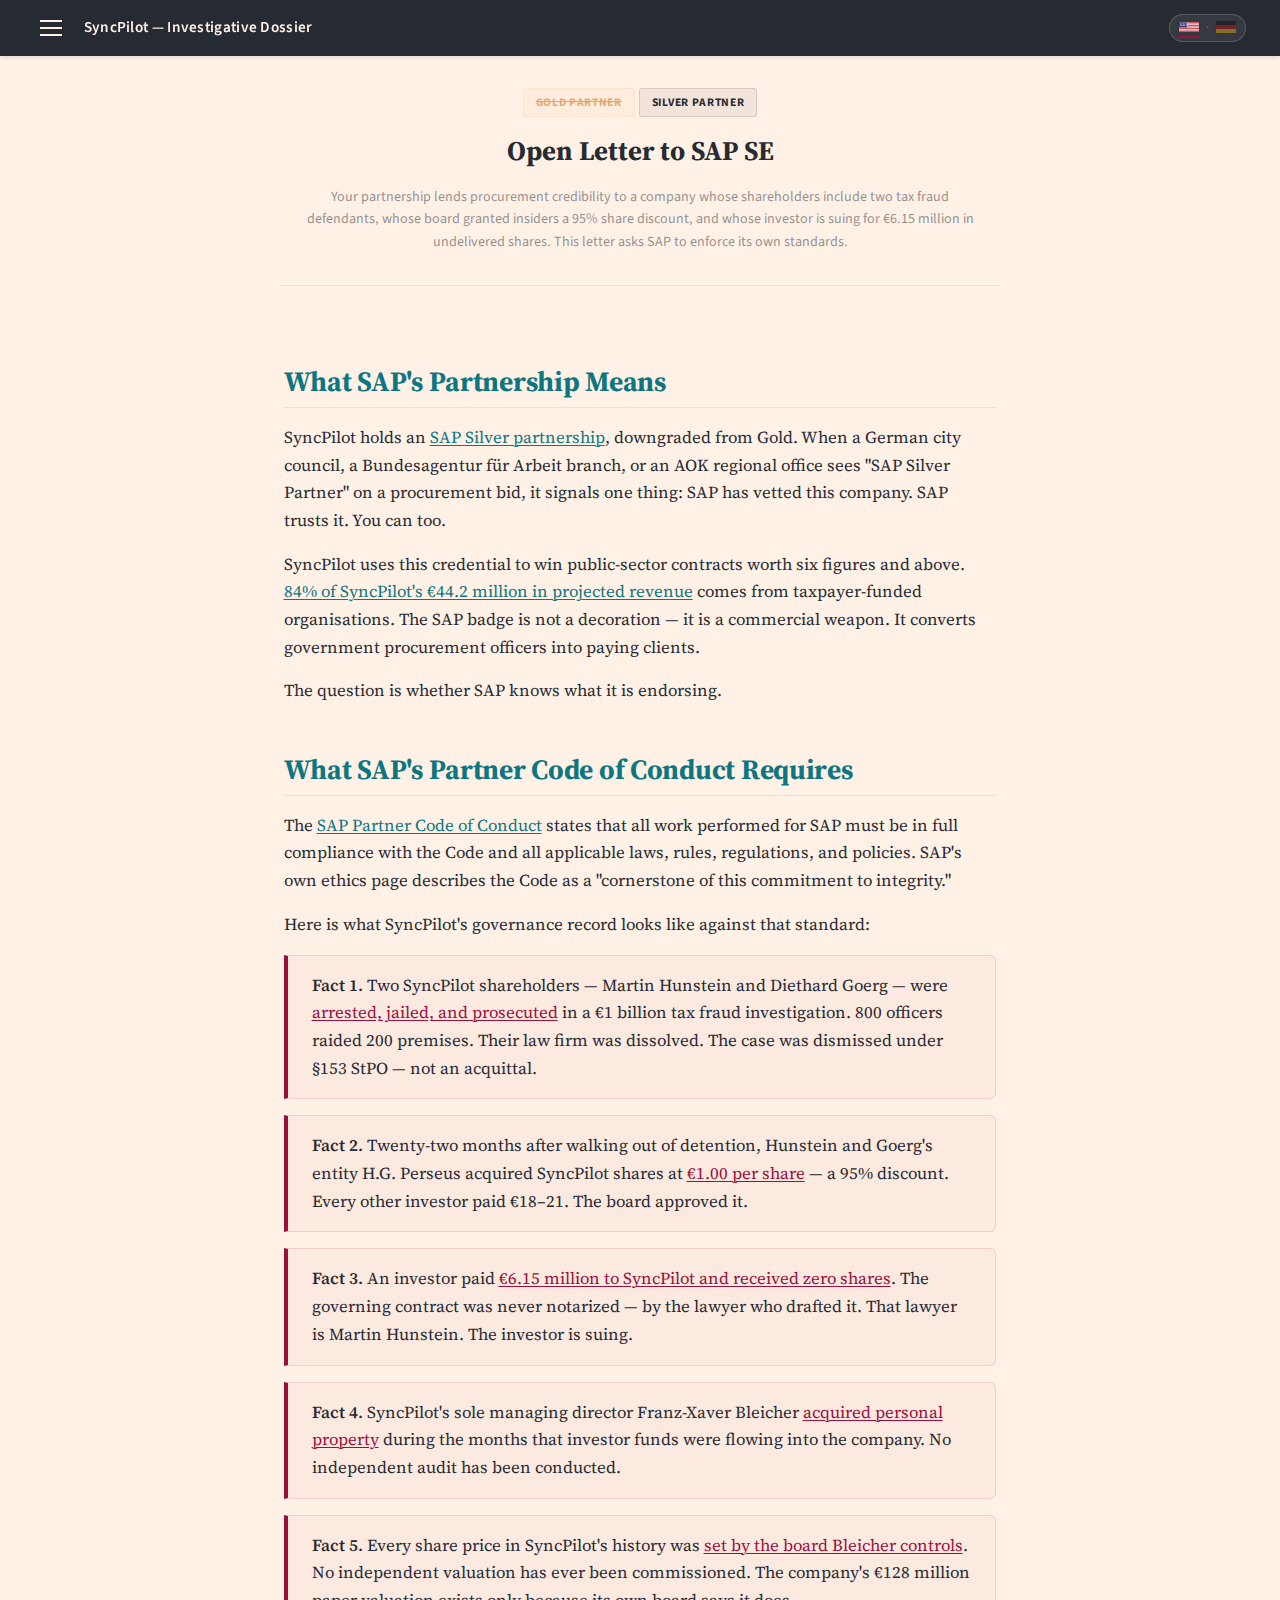
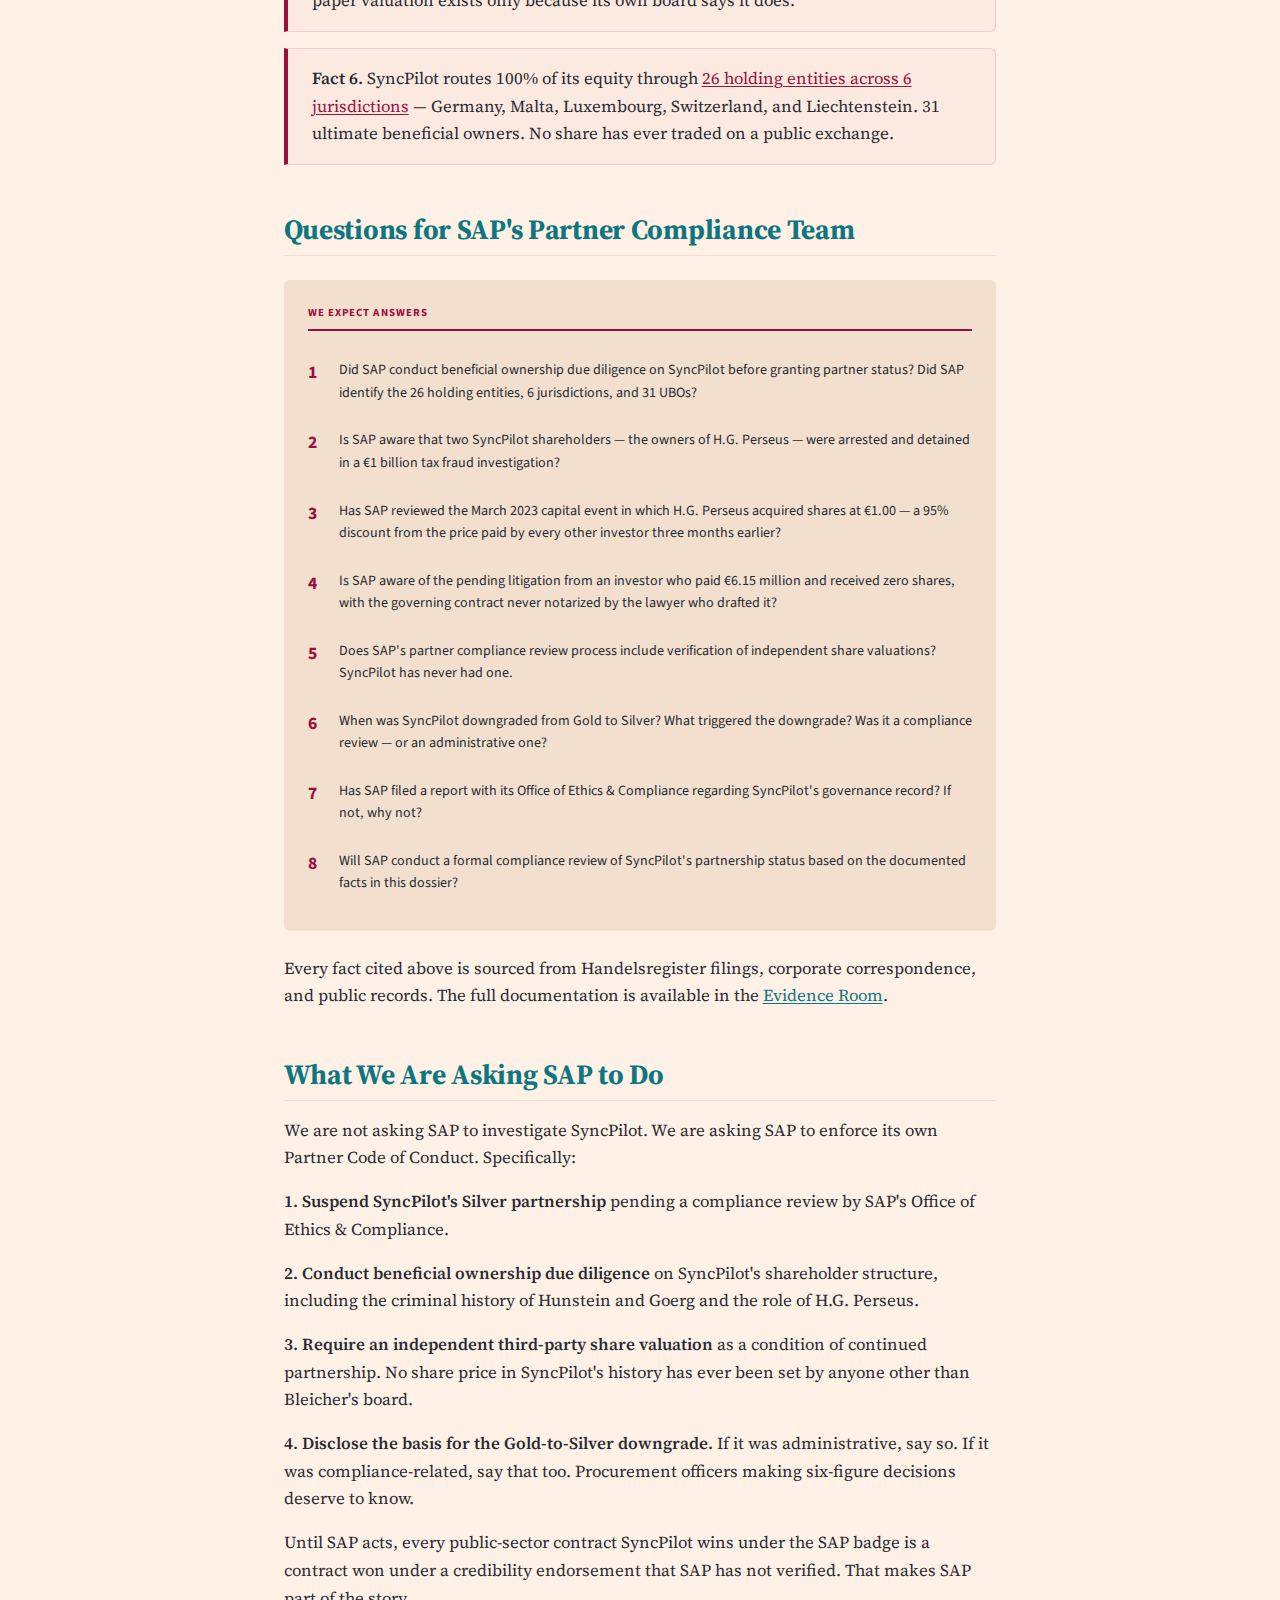
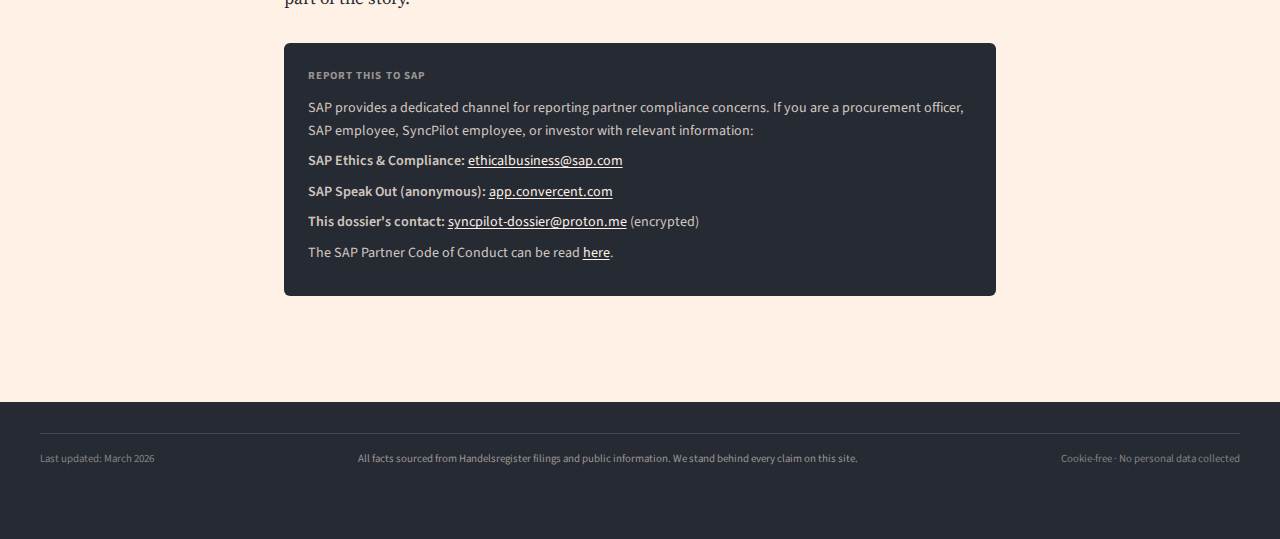
<file: sap.html>
<!DOCTYPE html>
<html lang="en">
<head>
  <meta charset="UTF-8">
  <meta name="viewport" content="width=device-width, initial-scale=1.0">
  <title>Open Letter to SAP — SyncPilot Dossier</title>
  <meta name="description" content="An open letter to SAP SE regarding its Silver partnership with SyncPilot: tax fraud defendants among shareholders, €6.15M investor dispute, no independent valuation. Does this meet SAP's Partner Code of Conduct?">
  <link rel="stylesheet" href="styles.css">
  <style>
    .sap-hook {
      max-width: 720px;
      margin: 0 auto;
      padding: var(--sp-8) var(--sp-4) var(--sp-4);
      text-align: center;
    }
    .sap-hook-main {
      font-family: var(--font-body);
      font-size: clamp(1.3rem, 3.5vw, 1.7rem);
      font-weight: 700;
      color: var(--slate);
      line-height: 1.35;
      margin-bottom: var(--sp-4);
    }
    .sap-hook-sub {
      font-family: var(--font-ui);
      font-size: var(--text-ui);
      color: rgba(38,42,51,0.5);
      line-height: 1.6;
    }
    .sap-badge {
      display: inline-block;
      font-family: var(--font-ui);
      font-size: 0.72rem;
      font-weight: 700;
      text-transform: uppercase;
      letter-spacing: 0.06em;
      padding: 4px 12px;
      border-radius: 3px;
      margin-bottom: var(--sp-4);
    }
    .sap-badge--silver {
      background: rgba(38,42,51,0.06);
      color: var(--slate);
      border: 1px solid rgba(38,42,51,0.15);
    }
    .sap-badge--gold {
      background: rgba(255,136,51,0.08);
      color: #CC6600;
      border: 1px solid rgba(255,136,51,0.2);
      text-decoration: line-through;
      opacity: 0.5;
    }

    .fact-card {
      background: rgba(153,15,61,0.03);
      border: 1px solid rgba(153,15,61,0.12);
      border-left: 4px solid var(--claret);
      border-radius: 0 6px 6px 0;
      padding: var(--sp-4) var(--sp-6);
      margin: var(--sp-4) 0;
    }
    .fact-card p { margin: 0; }
    .fact-card a { color: var(--claret); }

    .sap-questions {
      background: var(--card-bg);
      border-radius: 6px;
      padding: var(--sp-6);
      margin: var(--sp-6) 0;
    }
    .sap-questions-title {
      font-family: var(--font-ui);
      font-size: 0.68rem;
      font-weight: 700;
      text-transform: uppercase;
      letter-spacing: 0.1em;
      color: var(--claret);
      margin-bottom: var(--sp-4);
      padding-bottom: var(--sp-2);
      border-bottom: 2px solid var(--claret);
    }
    .sq-list { list-style: none; padding: 0; margin: 0; counter-reset: sq; }
    .sq-list li {
      font-family: var(--font-ui);
      font-size: var(--text-ui);
      color: var(--slate);
      line-height: 1.6;
      padding: var(--sp-3) 0 var(--sp-3) var(--sp-8);
      border-bottom: 1px solid rgba(242,223,206,0.5);
      position: relative;
    }
    .sq-list li::before {
      counter-increment: sq;
      content: counter(sq);
      position: absolute;
      left: 0;
      font-weight: 700;
      color: var(--claret);
      font-size: 1.1rem;
      font-family: var(--font-ui);
    }
    .sq-list li:last-child { border-bottom: none; }
    .sq-list a { color: var(--claret); text-decoration: underline; text-underline-offset: 2px; }

    .sap-action {
      background: var(--slate);
      color: var(--paper);
      border-radius: 6px;
      padding: var(--sp-6);
      margin: var(--sp-8) 0 var(--sp-4);
    }
    .sap-action-title {
      font-family: var(--font-ui);
      font-size: 0.68rem;
      font-weight: 700;
      text-transform: uppercase;
      letter-spacing: 0.1em;
      color: rgba(255,241,229,0.55);
      margin-bottom: var(--sp-3);
    }
    .sap-action p {
      font-family: var(--font-ui);
      font-size: var(--text-ui);
      color: rgba(255,241,229,0.8);
      line-height: 1.6;
      margin: var(--sp-2) 0;
    }
    .sap-action a { color: var(--paper); text-decoration: underline; }
    .sap-action code {
      font-family: var(--font-ui);
      background: rgba(255,241,229,0.1);
      padding: 2px 6px;
      border-radius: 3px;
      color: var(--paper);
    }
  </style>
</head>

<body data-page="sap">

  <!-- ====== HOOK ====== -->
  <div class="sap-hook">
    <div>
      <span class="sap-badge sap-badge--gold">Gold Partner</span>
      <span class="sap-badge sap-badge--silver">Silver Partner</span>
    </div>
    <p class="sap-hook-main">
      Open Letter to SAP SE
    </p>
    <p class="sap-hook-sub">
      Your partnership lends procurement credibility to a company whose shareholders include two tax fraud defendants, whose board granted insiders a 95% share discount, and whose investor is suing for €6.15 million in undelivered shares. This letter asks SAP to enforce its own standards.
    </p>
  </div>

  <hr style="max-width:720px; margin:0 auto;">

  <!-- ====== CONTENT ====== -->
  <article class="content-area">

    <h2>What SAP's Partnership Means</h2>

    <p>SyncPilot holds an <a href="https://partnerfinder.sap.com/partnerNavigator?q=SYNCPILOT" target="_blank" rel="noopener">SAP Silver partnership</a>, downgraded from Gold. When a German city council, a Bundesagentur für Arbeit branch, or an AOK regional office sees "SAP Silver Partner" on a procurement bid, it signals one thing: SAP has vetted this company. SAP trusts it. You can too.</p>

    <p>SyncPilot uses this credential to win public-sector contracts worth six figures and above. <a href="clients.html">84% of SyncPilot's €44.2 million in projected revenue</a> comes from taxpayer-funded organisations. The SAP badge is not a decoration — it is a commercial weapon. It converts government procurement officers into paying clients.</p>

    <p>The question is whether SAP knows what it is endorsing.</p>

    <h2>What SAP's Partner Code of Conduct Requires</h2>

    <p>The <a href="https://www.sap.com/documents/2023/07/02b2d2b7-7e7e-0010-bca6-c68f7e60039b.html" target="_blank" rel="noopener">SAP Partner Code of Conduct</a> states that all work performed for SAP must be in full compliance with the Code and all applicable laws, rules, regulations, and policies. SAP's own ethics page describes the Code as a "cornerstone of this commitment to integrity."</p>

    <p>Here is what SyncPilot's governance record looks like against that standard:</p>

    <div class="fact-card">
      <p><strong>Fact 1.</strong> Two SyncPilot shareholders — Martin Hunstein and Diethard Goerg — were <a href="goldfinger.html">arrested, jailed, and prosecuted</a> in a €1 billion tax fraud investigation. 800 officers raided 200 premises. Their law firm was dissolved. The case was dismissed under §153 StPO — not an acquittal.</p>
    </div>

    <div class="fact-card">
      <p><strong>Fact 2.</strong> Twenty-two months after walking out of detention, Hunstein and Goerg's entity H.G. Perseus acquired SyncPilot shares at <a href="perseus.html">€1.00 per share</a> — a 95% discount. Every other investor paid €18–21. The board approved it.</p>
    </div>

    <div class="fact-card">
      <p><strong>Fact 3.</strong> An investor paid <a href="lvs.html">€6.15 million to SyncPilot and received zero shares</a>. The governing contract was never notarized — by the lawyer who drafted it. That lawyer is Martin Hunstein. The investor is suing.</p>
    </div>

    <div class="fact-card">
      <p><strong>Fact 4.</strong> SyncPilot's sole managing director Franz-Xaver Bleicher <a href="lvs.html#money">acquired personal property</a> during the months that investor funds were flowing into the company. No independent audit has been conducted.</p>
    </div>

    <div class="fact-card">
      <p><strong>Fact 5.</strong> Every share price in SyncPilot's history was <a href="syncpilot.html#capital">set by the board Bleicher controls</a>. No independent valuation has ever been commissioned. The company's €128 million paper valuation exists only because its own board says it does.</p>
    </div>

    <div class="fact-card">
      <p><strong>Fact 6.</strong> SyncPilot routes 100% of its equity through <a href="syncpilot.html">26 holding entities across 6 jurisdictions</a> — Germany, Malta, Luxembourg, Switzerland, and Liechtenstein. 31 ultimate beneficial owners. No share has ever traded on a public exchange.</p>
    </div>

    <h2>Questions for SAP's Partner Compliance Team</h2>

    <div class="sap-questions">
      <div class="sap-questions-title">We expect answers</div>
      <ol class="sq-list">
        <li>Did SAP conduct beneficial ownership due diligence on SyncPilot before granting partner status? Did SAP identify the 26 holding entities, 6 jurisdictions, and 31 UBOs?</li>
        <li>Is SAP aware that two SyncPilot shareholders — the owners of H.G. Perseus — were arrested and detained in a €1 billion tax fraud investigation?</li>
        <li>Has SAP reviewed the March 2023 capital event in which H.G. Perseus acquired shares at €1.00 — a 95% discount from the price paid by every other investor three months earlier?</li>
        <li>Is SAP aware of the pending litigation from an investor who paid €6.15 million and received zero shares, with the governing contract never notarized by the lawyer who drafted it?</li>
        <li>Does SAP's partner compliance review process include verification of independent share valuations? SyncPilot has never had one.</li>
        <li>When was SyncPilot downgraded from Gold to Silver? What triggered the downgrade? Was it a compliance review — or an administrative one?</li>
        <li>Has SAP filed a report with its Office of Ethics &amp; Compliance regarding SyncPilot's governance record? If not, why not?</li>
        <li>Will SAP conduct a formal compliance review of SyncPilot's partnership status based on the documented facts in this dossier?</li>
      </ol>
    </div>

    <p>Every fact cited above is sourced from Handelsregister filings, corporate correspondence, and public records. The full documentation is available in the <a href="evidence.html">Evidence Room</a>.</p>

    <h2>What We Are Asking SAP to Do</h2>

    <p>We are not asking SAP to investigate SyncPilot. We are asking SAP to enforce its own Partner Code of Conduct. Specifically:</p>

    <p><strong>1. Suspend SyncPilot's Silver partnership</strong> pending a compliance review by SAP's Office of Ethics &amp; Compliance.</p>

    <p><strong>2. Conduct beneficial ownership due diligence</strong> on SyncPilot's shareholder structure, including the criminal history of Hunstein and Goerg and the role of H.G. Perseus.</p>

    <p><strong>3. Require an independent third-party share valuation</strong> as a condition of continued partnership. No share price in SyncPilot's history has ever been set by anyone other than Bleicher's board.</p>

    <p><strong>4. Disclose the basis for the Gold-to-Silver downgrade.</strong> If it was administrative, say so. If it was compliance-related, say that too. Procurement officers making six-figure decisions deserve to know.</p>

    <p>Until SAP acts, every public-sector contract SyncPilot wins under the SAP badge is a contract won under a credibility endorsement that SAP has not verified. That makes SAP part of the story.</p>

    <div class="sap-action">
      <div class="sap-action-title">Report This to SAP</div>
      <p>SAP provides a dedicated channel for reporting partner compliance concerns. If you are a procurement officer, SAP employee, SyncPilot employee, or investor with relevant information:</p>
      <p><strong>SAP Ethics &amp; Compliance:</strong> <a href="mailto:ethicalbusiness@sap.com">ethicalbusiness@sap.com</a></p>
      <p><strong>SAP Speak Out (anonymous):</strong> <a href="https://app.convercent.com/en-us/LandingPage/2d3e70b7-4b7b-ea11-a972-000d3a1bbd52" target="_blank" rel="noopener">app.convercent.com</a></p>
      <p><strong>This dossier's contact:</strong> <a href="mailto:syncpilot-dossier@proton.me">syncpilot-dossier@proton.me</a> (encrypted)</p>
      <p>The SAP Partner Code of Conduct can be read <a href="https://www.sap.com/documents/2023/07/02b2d2b7-7e7e-0010-bca6-c68f7e60039b.html" target="_blank" rel="noopener">here</a>.</p>
    </div>

  </article>
  <script defer src="data/dossier.js"></script>
</body>
</html>
</file>
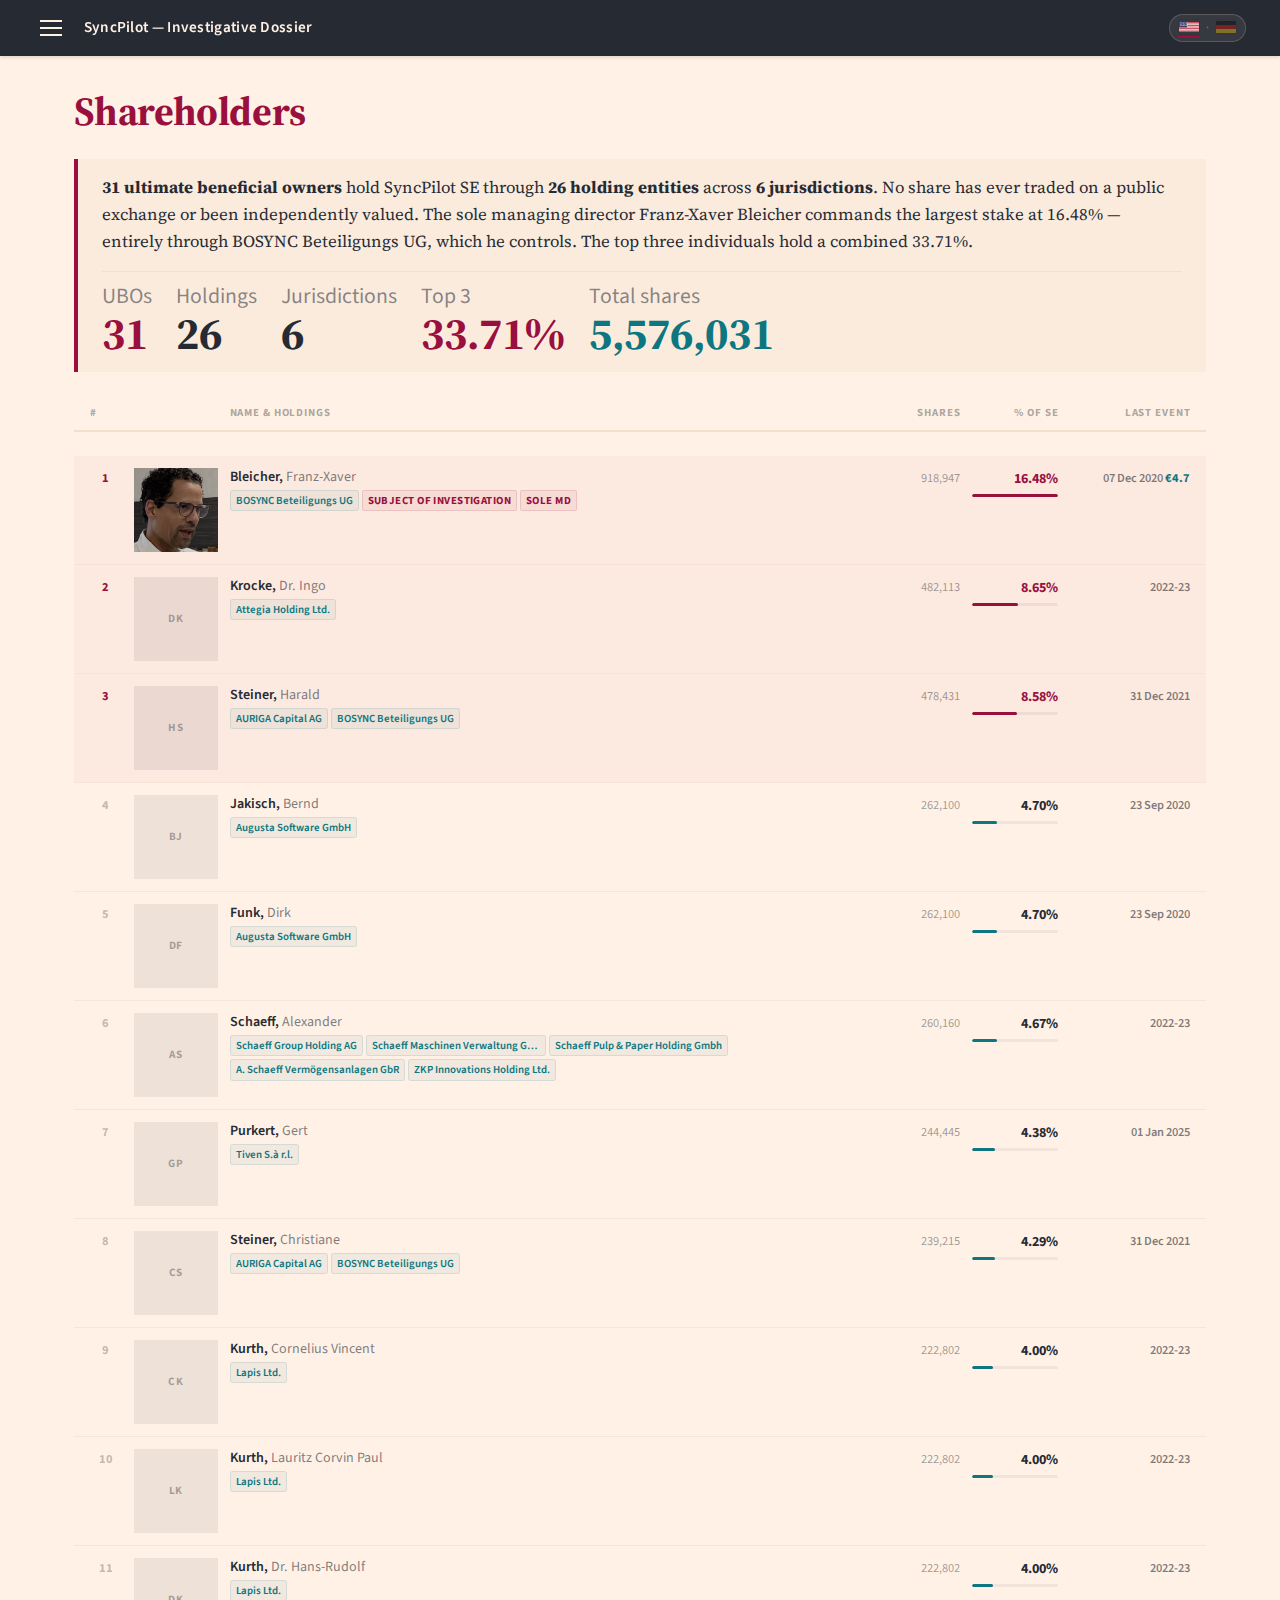
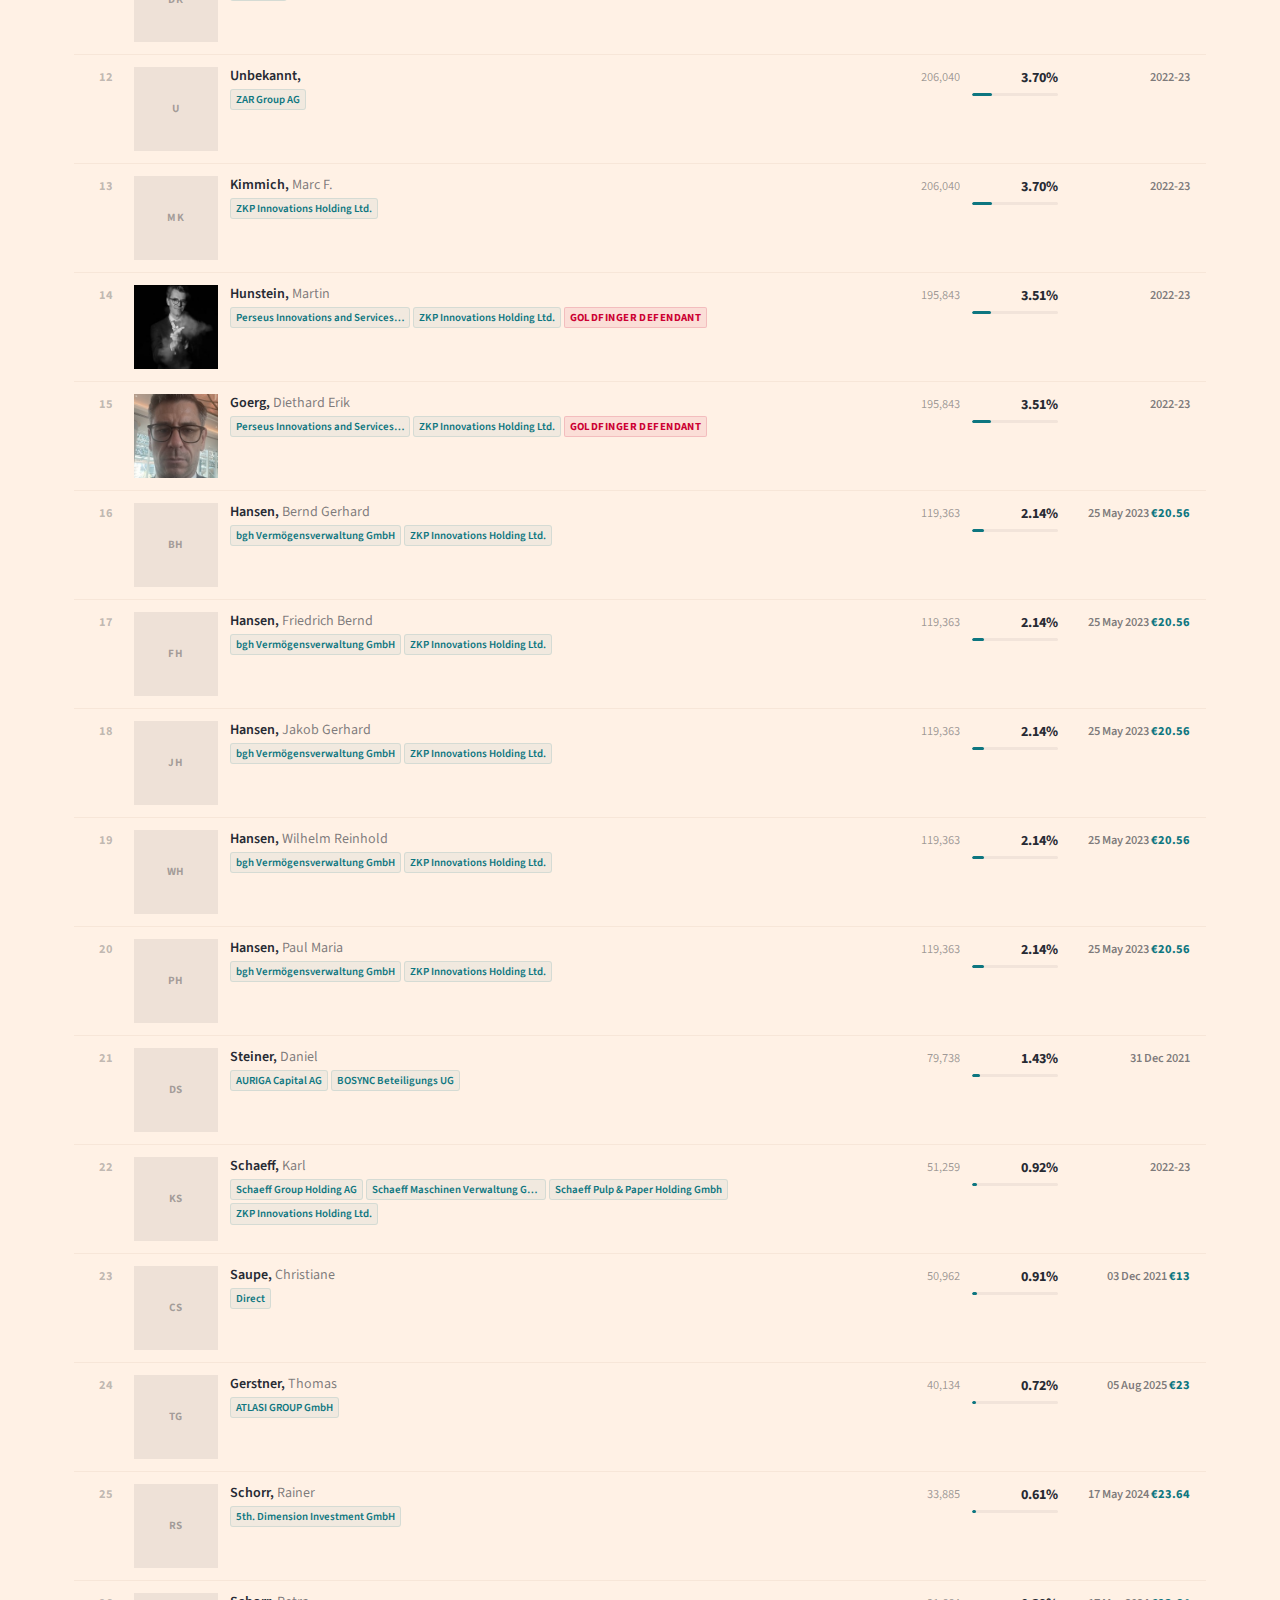
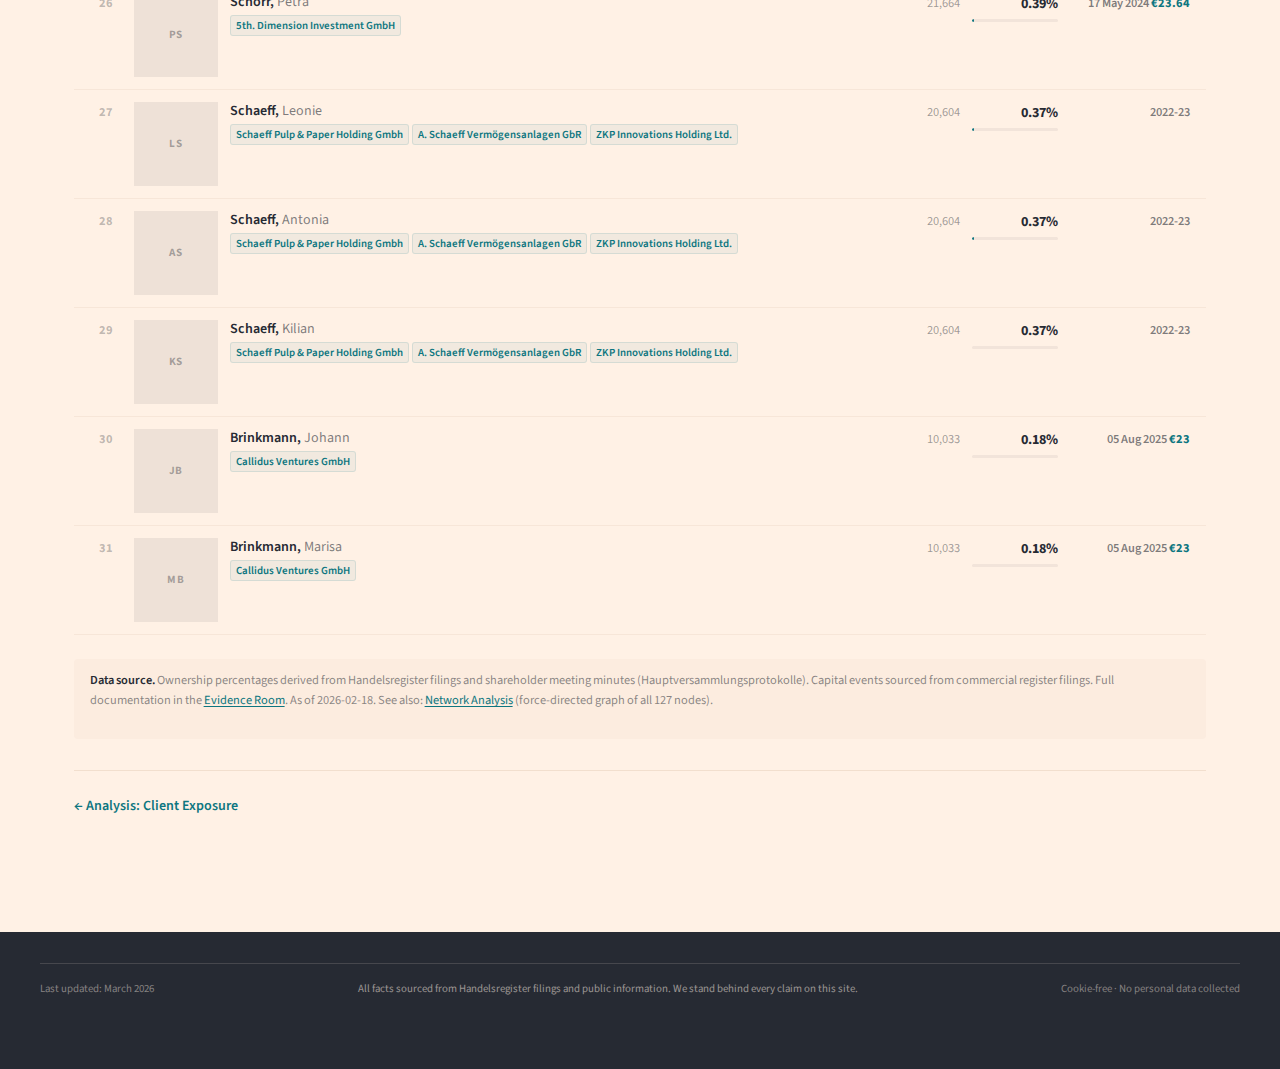
<file: shareholders.html>
<!DOCTYPE html>
<html lang="en">
<head>
  <meta charset="UTF-8">
  <meta name="viewport" content="width=device-width, initial-scale=1.0">
  <title>Shareholders — SyncPilot</title>
  <meta name="description" content="31 ultimate beneficial owners of SyncPilot SE, sorted by effective shareholding. Ownership chains, capital events, and holding structures exposed.">
  <link rel="stylesheet" href="styles.css">
  <style>
    /* === SHAREHOLDERS PAGE STYLES (v2 — list redesign) === */

    .sh-bluf {
      border-left: 4px solid var(--claret);
      background: rgba(242,223,206,0.35);
      padding: var(--sp-4) var(--sp-6);
      margin-block: var(--sp-6);
    }
    .sh-bluf p {
      font-size: var(--text-body);
      line-height: 1.6;
      margin-bottom: var(--sp-3);
    }
    .sh-bluf p:last-of-type { margin-bottom: 0; }
    .sh-bluf strong { font-weight: 700; color: var(--slate); }

    .sh-bluf-stats {
      display: flex;
      flex-wrap: wrap;
      gap: var(--sp-3) var(--sp-6);
      margin-top: var(--sp-4);
      padding-top: var(--sp-3);
      border-top: 1px solid var(--wheat);
    }
    .sh-stat {
      display: flex;
      flex-direction: column;
      gap: 1px;
      font-family: var(--font-ui);
      font-size: 1.36rem;
      color: rgba(38,42,51,0.55);
      line-height: 1.2;
    }
    .sh-stat strong {
      font-family: var(--font-body);
      font-size: 2.8rem;
      font-weight: 700;
      line-height: 1;
    }
    .sh-stat--claret strong { color: var(--claret); }
    .sh-stat--oxford strong { color: var(--oxford); }

    /* ---- UBO list ---- */
    .ubo-list { margin-top: var(--sp-6); }

    .ubo-header {
      display: grid;
      grid-template-columns: 32px 84px 1fr 80px 86px 120px;
      gap: 0 var(--sp-3);
      padding: var(--sp-2) var(--sp-4);
      border-bottom: 2px solid var(--wheat);
      font-family: var(--font-ui);
      font-size: var(--text-caption);  /* 0.68rem ≈ 10.9px — minimum legible */
      font-weight: 700;
      text-transform: uppercase;
      letter-spacing: 0.08em;
      color: rgba(38,42,51,0.4);
      align-items: end;
    }
    .ubo-header span:nth-child(4),
    .ubo-header span:nth-child(5) { text-align: right; }
    .ubo-header span:nth-child(6) { text-align: right; }

    .ubo-row {
      display: grid;
      grid-template-columns: 32px 84px 1fr 80px 86px 120px;
      gap: 0 var(--sp-3);
      align-items: start;
      padding: var(--sp-3) var(--sp-4);
      min-height: 92px;
      border-bottom: 1px solid rgba(242,223,206,0.6);
      transition: background 0.12s;
    }
    .ubo-row:hover { background: rgba(242,223,206,0.3); }
    .ubo-row--top3 { background: rgba(153,15,61,0.03); }
    .ubo-row--top3:hover { background: rgba(153,15,61,0.06); }

    .ubo-rank {
      font-family: var(--font-ui);
      font-size: var(--text-small);
      font-weight: 700;
      color: rgba(38,42,51,0.3);
      text-align: center;
    }
    .ubo-row--top3 .ubo-rank { color: var(--claret); }

    .ubo-avatar {
      width: 84px;
      height: 84px;
      border-radius: 0;
      overflow: hidden;
      flex-shrink: 0;
      display: flex;
      align-items: center;
      justify-content: center;
      font-family: var(--font-ui);
      font-size: 0.7rem;
      font-weight: 700;
      letter-spacing: 0.02em;
    }
    .ubo-avatar--placeholder {
      background: rgba(38,42,51,0.08);
      color: rgba(38,42,51,0.38);
    }
    .ubo-avatar img {
      width: 100%;
      height: 100%;
      object-fit: cover;
      filter: grayscale(30%);
    }

    .ubo-identity { min-width: 0; }
    .ubo-name {
      font-family: var(--font-ui);
      font-size: var(--text-ui);
      font-weight: 600;
      color: var(--slate);
      line-height: 1.3;
    }
    .ubo-name-first { font-weight: 400; color: rgba(38,42,51,0.6); }
    .ubo-holdings {
      display: flex;
      flex-wrap: wrap;
      gap: 3px;
      margin-top: 3px;
    }
    .ubo-holding-pill {
      display: inline-block;
      font-family: var(--font-ui);
      font-size: var(--text-caption);  /* 0.68rem — was 0.56rem (unreadable) */
      font-weight: 600;
      color: var(--oxford);
      background: rgba(13,118,128,0.06);
      border: 1px solid rgba(13,118,128,0.12);
      border-radius: 3px;
      padding: 1px 5px;
      white-space: nowrap;
      max-width: 180px;
      overflow: hidden;
      text-overflow: ellipsis;
    }
    .ubo-flag {
      display: inline-block;
      font-family: var(--font-ui);
      font-size: var(--text-caption);  /* 0.68rem — was 0.52rem (unreadable) */
      font-weight: 700;
      text-transform: uppercase;
      letter-spacing: 0.04em;
      padding: 1px 5px;
      border-radius: 2px;
      white-space: nowrap;
    }
    .ubo-flag--red {
      background: rgba(204,0,51,0.08);
      color: #CC0033;
      border: 1px solid rgba(204,0,51,0.15);
    }
    .ubo-flag--claret {
      background: rgba(153,15,61,0.06);
      color: var(--claret);
      border: 1px solid rgba(153,15,61,0.12);
    }

    .ubo-shares {
      font-family: var(--font-ui);
      font-size: var(--text-small);
      font-variant-numeric: tabular-nums;
      color: rgba(38,42,51,0.45);
      text-align: right;
      white-space: nowrap;
    }

    .ubo-pct-cell { text-align: right; }
    .ubo-pct-num {
      font-family: var(--font-ui);
      font-size: var(--text-ui);
      font-weight: 700;
      font-variant-numeric: tabular-nums;
      color: var(--slate);
    }
    .ubo-row--top3 .ubo-pct-num { color: var(--claret); }
    .ubo-pct-bar {
      height: 3px;
      background: rgba(38,42,51,0.06);
      border-radius: 2px;
      margin-top: 3px;
      overflow: hidden;
    }
    .ubo-pct-fill {
      height: 100%;
      background: var(--oxford);
      border-radius: 2px;
      transition: width 0.6s ease;
    }
    .ubo-row--top3 .ubo-pct-fill { background: var(--claret); }

    .ubo-event {
      font-family: var(--font-ui);
      font-size: var(--text-small);
      color: rgba(38,42,51,0.5);
      white-space: nowrap;
      text-align: right;
    }
    .ubo-event-date { font-weight: 600; color: rgba(38,42,51,0.6); }
    .ubo-event-price { font-weight: 700; color: var(--oxford); }
    .ubo-event-price--anomaly { color: #CC0033; }

    .sh-source {
      margin-top: var(--sp-6);
      padding: var(--sp-3) var(--sp-4);
      background: rgba(242,223,206,0.25);
      border-radius: 4px;
      font-family: var(--font-ui);
      font-size: var(--text-small);
      line-height: 1.6;
      color: rgba(38,42,51,0.55);
    }
    .sh-source strong { font-weight: 600; color: var(--slate); }

    @media (max-width: 860px) {
      .ubo-header { display: none; }
      .ubo-row {
        grid-template-columns: 28px 84px 1fr auto;
        grid-template-rows: auto auto;
        gap: 2px var(--sp-2);
        padding: var(--sp-3);
      }
      .ubo-rank { grid-row: 1 / 3; align-self: center; }
      .ubo-avatar { grid-row: 1 / 3; align-self: start; width: 84px; height: 84px; }
      .ubo-identity { grid-column: 3; grid-row: 1; }
      .ubo-shares { display: none; }
      .ubo-pct-cell { grid-column: 4; grid-row: 1 / 3; align-self: center; }
      .ubo-event { grid-column: 3 / 5; grid-row: 2; text-align: left; }
    }
    @media (max-width: 480px) {
      .ubo-event { display: none; }
      .sh-bluf-stats { gap: var(--sp-2) var(--sp-4); }
      .sh-stat strong { font-size: 2.3rem; }
    }
  </style>
</head>

<body data-page="shareholders">
  <article class="content-area" style="max-width: var(--max-width);">

    <h1>Shareholders</h1>

    <div class="sh-bluf">

      <p>
        <strong>31 ultimate beneficial owners</strong> hold SyncPilot SE through
        <strong>26 holding entities</strong> across <strong>6 jurisdictions</strong>.
        No share has ever traded on a public exchange or been independently valued.
        The sole managing director Franz-Xaver Bleicher commands the largest stake at 16.48%
        — entirely through BOSYNC Beteiligungs UG, which he controls. The top three
        individuals hold a combined 33.71%.
      </p>
      <div class="sh-bluf-stats">
        <span class="sh-stat sh-stat--claret">UBOs<strong>31</strong></span>
        <span class="sh-stat">Holdings<strong>26</strong></span>
        <span class="sh-stat">Jurisdictions<strong>6</strong></span>
        <span class="sh-stat sh-stat--claret">Top 3<strong>33.71%</strong></span>
        <span class="sh-stat sh-stat--oxford">Total shares<strong>5,576,031</strong></span>
      </div>
    </div>

    <div class="ubo-header">
      <span>#</span>
      <span></span>
      <span>Name &amp; holdings</span>
      <span>Shares</span>
      <span>% of SE</span>
      <span>Last event</span>
    </div>

    <div class="ubo-list" id="uboList"></div>

    <div class="sh-source">
      <p>
        <strong>Data source.</strong> Ownership percentages derived from Handelsregister filings
        and shareholder meeting minutes (Hauptversammlungsprotokolle). Capital events sourced from
        commercial register filings. Full documentation in the <a href="the-evidence-room.html">Evidence Room</a>.
        As of 2026-02-18. See also: <a href="network.html">Network Analysis</a> (force-directed graph of all 127 nodes).
      </p>
    </div>

  </article>

  <script>
  (function() {
    'use strict';

    fetch('data/shareholders.json')
      .then(function(r) { return r.json(); })
      .then(function(d) { render(d); })
      .catch(function(e) {
        document.getElementById('uboList').innerHTML =
          '<p style="padding:var(--sp-4);color:rgba(38,42,51,0.5);font-style:italic;">Failed to load shareholder data.</p>';
        console.error(e);
      });

    function render(data) {
      var el = document.getElementById('uboList');
      var max = data.ubos[0].pct;

      data.ubos.forEach(function(u, i) {
        var row = document.createElement('div');
        row.className = 'ubo-row' + (i < 3 ? ' ubo-row--top3' : '');

        // Rank
        var rank = document.createElement('div');
        rank.className = 'ubo-rank';
        rank.textContent = u.rank;

        // Avatar
        var av = document.createElement('div');
        av.className = 'ubo-avatar';
        if (u.photo) {
          av.innerHTML = '<img src="assets/' + esc(u.photo) + '" alt="' + esc(u.familyName) + '">';
        } else {
          av.classList.add('ubo-avatar--placeholder');
          var ini = (u.firstName ? u.firstName.charAt(0) : '') + (u.familyName ? u.familyName.charAt(0) : '');
          av.textContent = ini.toUpperCase() || '?';
        }

        // Identity
        var id = document.createElement('div');
        id.className = 'ubo-identity';
        var nm = document.createElement('div');
        nm.className = 'ubo-name';
        nm.innerHTML = '<span class="ubo-name-family">' + esc(u.familyName) + '</span>, <span class="ubo-name-first">' + esc(u.firstName) + '</span>';
        var hl = document.createElement('div');
        hl.className = 'ubo-holdings';
        u.holdings.forEach(function(h) {
          var p = document.createElement('span');
          p.className = 'ubo-holding-pill';
          p.textContent = h;
          p.title = h;
          hl.appendChild(p);
        });
        (u.flags || []).forEach(function(f) {
          var fl = document.createElement('span');
          fl.className = 'ubo-flag ' + (f.indexOf('Goldfinger') >= 0 ? 'ubo-flag--red' : 'ubo-flag--claret');
          fl.textContent = f;
          hl.appendChild(fl);
        });
        id.appendChild(nm);
        id.appendChild(hl);

        // Shares
        var sh = document.createElement('div');
        sh.className = 'ubo-shares';
        sh.textContent = u.shares.toLocaleString();

        // Pct
        var pc = document.createElement('div');
        pc.className = 'ubo-pct-cell';
        pc.innerHTML = '<div class="ubo-pct-num">' + u.pct.toFixed(2) + '%</div>' +
          '<div class="ubo-pct-bar"><div class="ubo-pct-fill" style="width:0%"></div></div>';
        setTimeout(function() {
          pc.querySelector('.ubo-pct-fill').style.width = ((u.pct / max) * 100).toFixed(1) + '%';
        }, 60 + i * 25);

        // Event
        var ev = document.createElement('div');
        ev.className = 'ubo-event';
        if (u.latestEvent && u.latestEvent.date) {
          var d = u.latestEvent.date;
          var ds = d.length > 7 ? fmtDate(d) : d;
          var ps = '';
          if (u.latestEvent.price) {
            var anom = u.latestEvent.price === 1.0;
            ps = ' <span class="ubo-event-price' + (anom ? ' ubo-event-price--anomaly' : '') + '">€' + u.latestEvent.price + '</span>';
          }
          ev.innerHTML = '<span class="ubo-event-date">' + ds + '</span>' + ps;
        } else {
          ev.textContent = '—';
        }

        row.appendChild(rank);
        row.appendChild(av);
        row.appendChild(id);
        row.appendChild(sh);
        row.appendChild(pc);
        row.appendChild(ev);
        el.appendChild(row);
      });
    }

    function fmtDate(iso) {
      if (!iso || iso.length < 10) return iso || '';
      var p = iso.split('-');
      var m = ['Jan','Feb','Mar','Apr','May','Jun','Jul','Aug','Sep','Oct','Nov','Dec'];
      return p[2] + ' ' + m[parseInt(p[1],10)-1] + ' ' + p[0];
    }

    function esc(s) {
      if (!s) return '';
      var d = document.createElement('div');
      d.textContent = s;
      return d.innerHTML;
    }
  })();
  </script>

  <script defer src="data/dossier.js"></script>
</body>
</html>
</file>
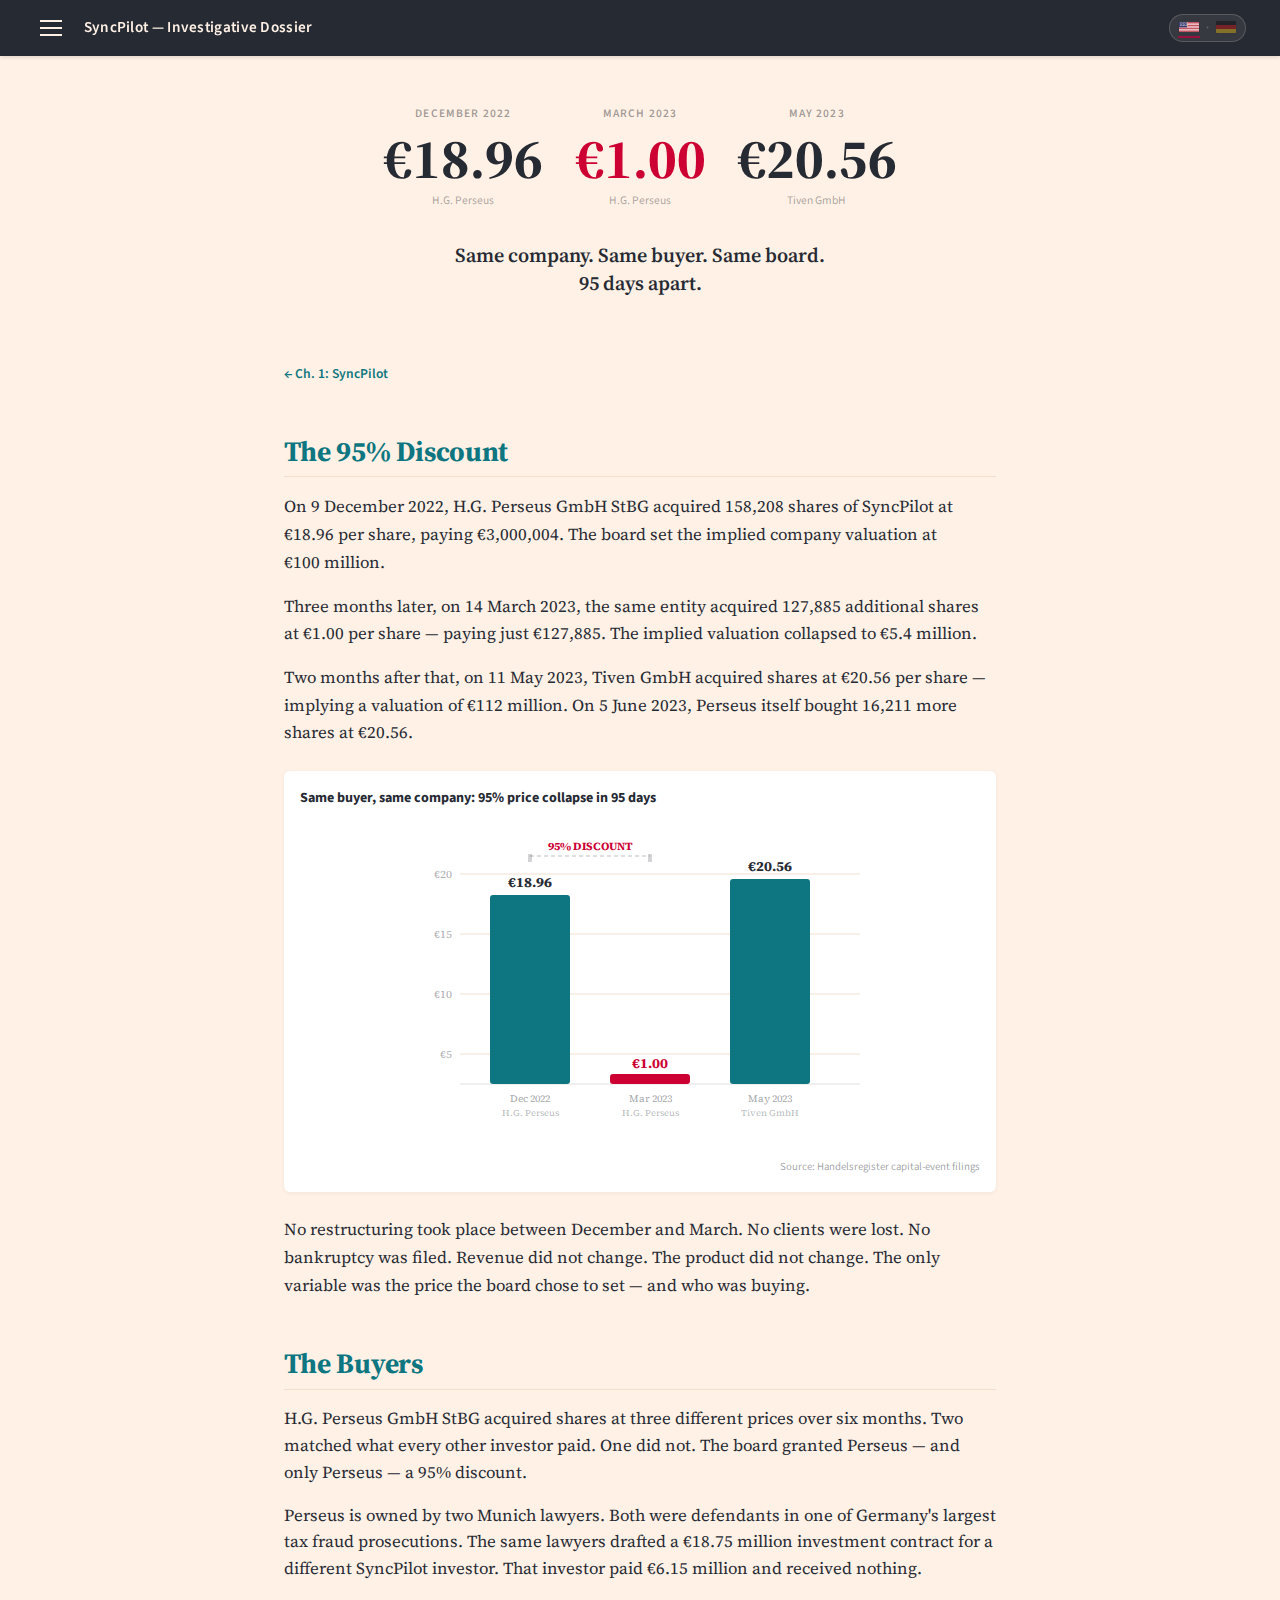
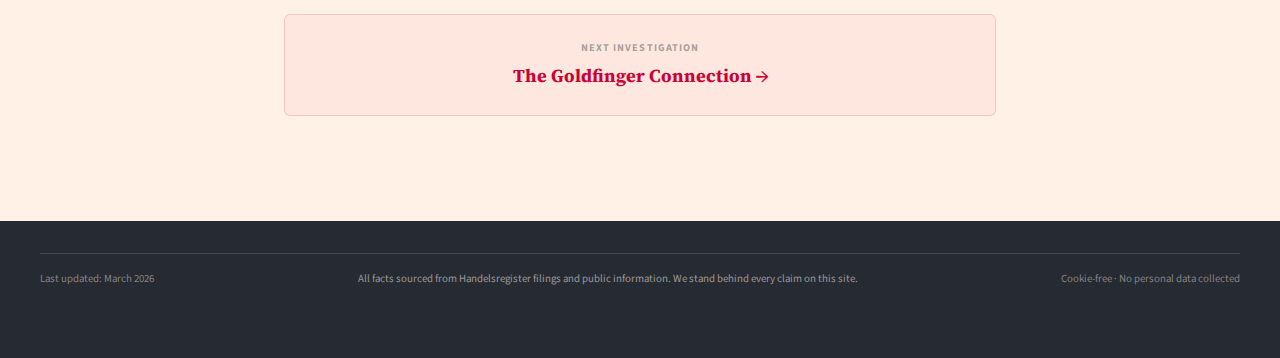
<file: the-95-percent-discount.html>
<!DOCTYPE html>
<html lang="en">
<head>
  <meta charset="UTF-8">
  <meta name="viewport" content="width=device-width, initial-scale=1.0">
  <title>The 95% Discount — SyncPilot</title>
  <link rel="stylesheet" href="styles.css">
  <style>
    /* === PERSEUS PAGE STYLES === */

    /* ---- Hook section ---- */
    .hook {
      text-align: center;
      padding: var(--sp-12) var(--sp-4) var(--sp-8);
      max-width: 720px;
      margin: 0 auto;
    }
    .hook-prices {
      display: flex;
      justify-content: center;
      gap: var(--sp-8);
      flex-wrap: wrap;
      margin-bottom: var(--sp-8);
    }
    .hook-price-block {
      display: flex;
      flex-direction: column;
      align-items: center;
    }
    .hook-date {
      font-family: var(--font-ui);
      font-size: 0.72rem;
      font-weight: 600;
      text-transform: uppercase;
      letter-spacing: 0.1em;
      color: rgba(38,42,51,0.45);
      margin-bottom: var(--sp-2);
    }
    .hook-amount {
      font-family: var(--font-body);
      font-size: clamp(2.2rem, 6vw, 3.5rem);
      font-weight: 700;
      line-height: 1;
      color: var(--slate);
    }
    .hook-amount--anomaly {
      color: #CC0033;
    }
    .hook-buyer {
      font-family: var(--font-ui);
      font-size: 0.72rem;
      color: rgba(38,42,51,0.4);
      margin-top: var(--sp-1);
    }
    .hook-line {
      font-family: var(--font-body);
      font-size: clamp(1rem, 2.5vw, 1.25rem);
      font-weight: 600;
      color: var(--slate);
      line-height: 1.4;
      max-width: 500px;
      margin: 0 auto;
    }

    /* ---- Accent color override: risk-high throughout ---- */
    .perseus-accent { color: #CC0033; }

    /* ---- Price bars visual ---- */
    .price-bars-wrap {
      margin: var(--sp-6) 0;
      display: flex;
      justify-content: center;
    }
    .price-bars-wrap svg {
      width: 100%;
      max-width: 520px;
      height: auto;
    }

    /* ---- Valuation chart ---- */
    .val-chart-wrap {
      margin: var(--sp-4) 0;
    }
    .val-chart-wrap svg {
      width: 100%;
      max-width: 680px;
      height: auto;
      display: block;
      margin: 0 auto;
    }

    /* ---- Question block (standalone) ---- */
    .question-block {
      border-left: 4px solid #CC0033;
      background: rgba(204,0,51,0.04);
      padding: var(--sp-4) var(--sp-6);
      margin: var(--sp-6) 0;
      font-size: 1.05rem;
      line-height: 1.55;
      font-style: italic;
    }

    /* ---- Answer block ---- */
    .answer-block {
      font-family: var(--font-ui);
      font-size: 0.95rem;
      color: rgba(38,42,51,0.7);
      line-height: 1.6;
      margin: var(--sp-4) 0 var(--sp-6);
    }

    /* ---- Valuation table ---- */
    .val-table {
      margin: var(--sp-4) 0;
    }
    .val-table td.val-anomaly {
      color: #CC0033;
      font-weight: 700;
    }

    /* ---- CTA link ---- */
    .cta-next {
      display: block;
      text-align: center;
      padding: var(--sp-6) var(--sp-4);
      margin: var(--sp-8) 0 var(--sp-4);
      background: rgba(204,0,51,0.04);
      border: 1px solid rgba(204,0,51,0.15);
      border-radius: 6px;
      text-decoration: none;
      transition: background 0.2s, border-color 0.2s;
    }
    .cta-next:hover {
      background: rgba(204,0,51,0.08);
      border-color: rgba(204,0,51,0.3);
    }
    .cta-next-label {
      font-family: var(--font-ui);
      font-size: 0.65rem;
      font-weight: 700;
      text-transform: uppercase;
      letter-spacing: 0.1em;
      color: rgba(38,42,51,0.4);
    }
    .cta-next-title {
      font-family: var(--font-body);
      font-size: 1.15rem;
      font-weight: 700;
      color: #CC0033;
      margin-top: var(--sp-1);
    }

    /* ---- Closing section ---- */
    .closing {
      margin-top: var(--sp-8);
    }
    .closing p {
      font-size: 1.05rem;
      line-height: 1.6;
    }

    /* ---- Section scroll offset ---- */
    [id] { scroll-margin-top: calc(var(--nav-height) + var(--sp-4)); }

    @media (max-width: 480px) {
      .hook-prices { gap: var(--sp-4); }
      .hook-amount { font-size: 2rem; }
    }
  </style>
</head>

<body data-page="the-95-percent-discount">
<!-- ====== HOOK ====== -->
  <header class="hook">
    <div class="hook-prices">
      <div class="hook-price-block">
        <span class="hook-date">December 2022</span>
        <span class="hook-amount">€18.96</span>
        <span class="hook-buyer">H.G. Perseus</span>
      </div>
      <div class="hook-price-block">
        <span class="hook-date">March 2023</span>
        <span class="hook-amount hook-amount--anomaly">€1.00</span>
        <span class="hook-buyer">H.G. Perseus</span>
      </div>
      <div class="hook-price-block">
        <span class="hook-date">May 2023</span>
        <span class="hook-amount">€20.56</span>
        <span class="hook-buyer">Tiven GmbH</span>
      </div>
    </div>
    <p class="hook-line">Same company. Same buyer. Same board.<br>95 days apart.</p>
  </header>

  <!-- ====== CONTENT ====== -->
  <article class="content-area">

    <div style="margin-bottom: var(--sp-4);">
      <a href="syncpilot.html" style="font-family: var(--font-ui); font-size: 0.85rem; font-weight: 600; text-decoration: none;">← Ch. 1: SyncPilot</a>
    </div>

    <!-- ======================= -->
    <!-- SECTION 2: THE DISCOUNT -->
    <!-- ======================= -->
    <h2 id="discount">The 95% Discount</h2>

    <p>On 9 December 2022, H.G. Perseus GmbH StBG acquired 158,208 shares of SyncPilot at €18.96 per share, paying €3,000,004. The board set the implied company valuation at €100&nbsp;million.</p>

    <p>Three months later, on 14 March 2023, the same entity acquired 127,885 additional shares at €1.00 per share — paying just €127,885. The implied valuation collapsed to €5.4&nbsp;million.</p>

    <p>Two months after that, on 11 May 2023, Tiven GmbH acquired shares at €20.56 per share — implying a valuation of €112&nbsp;million. On 5 June 2023, Perseus itself bought 16,211 more shares at €20.56.</p>

    <!-- Price bars SVG -->
    <div class="chart-container">
      <div class="chart-title">Same buyer, same company: 95% price collapse in 95 days</div>
      <div class="price-bars-wrap">
        <svg viewBox="0 0 520 300" xmlns="http://www.w3.org/2000/svg" role="img" aria-label="Bar chart comparing share prices: €18.96, €1.00, €20.56">
          <!-- Grid lines -->
          <line x1="80" y1="40" x2="480" y2="40" stroke="#F2DFCE" stroke-width="1"/>
          <line x1="80" y1="100" x2="480" y2="100" stroke="#F2DFCE" stroke-width="1"/>
          <line x1="80" y1="160" x2="480" y2="160" stroke="#F2DFCE" stroke-width="1"/>
          <line x1="80" y1="220" x2="480" y2="220" stroke="#F2DFCE" stroke-width="1"/>

          <!-- Y-axis labels -->
          <text x="72" y="44" text-anchor="end" font-family="Source Sans 3, sans-serif" font-size="11" fill="rgba(38,42,51,0.4)">€20</text>
          <text x="72" y="104" text-anchor="end" font-family="Source Sans 3, sans-serif" font-size="11" fill="rgba(38,42,51,0.4)">€15</text>
          <text x="72" y="164" text-anchor="end" font-family="Source Sans 3, sans-serif" font-size="11" fill="rgba(38,42,51,0.4)">€10</text>
          <text x="72" y="224" text-anchor="end" font-family="Source Sans 3, sans-serif" font-size="11" fill="rgba(38,42,51,0.4)">€5</text>

          <!-- Baseline -->
          <line x1="80" y1="250" x2="480" y2="250" stroke="rgba(38,42,51,0.15)" stroke-width="1"/>

          <!-- Bar 1: €18.96 — height proportional (18.96/21 * 210 ≈ 189) -->
          <rect x="110" y="61" width="80" height="189" rx="3" fill="#0D7680"/>
          <text x="150" y="53" text-anchor="middle" font-family="Source Sans 3, sans-serif" font-size="14" font-weight="700" fill="#262A33">€18.96</text>

          <!-- Bar 2: €1.00 — height (1/21 * 210 ≈ 10) -->
          <rect x="230" y="240" width="80" height="10" rx="3" fill="#CC0033"/>
          <text x="270" y="234" text-anchor="middle" font-family="Source Sans 3, sans-serif" font-size="14" font-weight="700" fill="#CC0033">€1.00</text>

          <!-- Bar 3: €20.56 — height (20.56/21 * 210 ≈ 205) -->
          <rect x="350" y="45" width="80" height="205" rx="3" fill="#0D7680"/>
          <text x="390" y="37" text-anchor="middle" font-family="Source Sans 3, sans-serif" font-size="14" font-weight="700" fill="#262A33">€20.56</text>

          <!-- Discount annotation: horizontal bracket between bars 1 & 2 -->
          <line x1="150" y1="20" x2="150" y2="28" stroke="rgba(38,42,51,0.2)" stroke-width="4"/>
          <line x1="270" y1="20" x2="270" y2="28" stroke="rgba(38,42,51,0.2)" stroke-width="4"/>
          <line x1="150" y1="22" x2="270" y2="22" stroke="rgba(38,42,51,0.2)" stroke-width="1.5" stroke-dasharray="4,3"/>
          <text x="210" y="16" text-anchor="middle" font-family="Source Sans 3, sans-serif" font-size="11" font-weight="700" fill="#CC0033">95% DISCOUNT</text>

          <!-- Date labels -->
          <text x="150" y="268" text-anchor="middle" font-family="Source Sans 3, sans-serif" font-size="10" fill="rgba(38,42,51,0.45)">Dec 2022</text>
          <text x="270" y="268" text-anchor="middle" font-family="Source Sans 3, sans-serif" font-size="10" fill="rgba(38,42,51,0.45)">Mar 2023</text>
          <text x="390" y="268" text-anchor="middle" font-family="Source Sans 3, sans-serif" font-size="10" fill="rgba(38,42,51,0.45)">May 2023</text>

          <!-- Buyer labels -->
          <text x="150" y="282" text-anchor="middle" font-family="Source Sans 3, sans-serif" font-size="9" fill="rgba(38,42,51,0.35)">H.G. Perseus</text>
          <text x="270" y="282" text-anchor="middle" font-family="Source Sans 3, sans-serif" font-size="9" fill="rgba(38,42,51,0.35)">H.G. Perseus</text>
          <text x="390" y="282" text-anchor="middle" font-family="Source Sans 3, sans-serif" font-size="9" fill="rgba(38,42,51,0.35)">Tiven GmbH</text>
        </svg>
      </div>
      <div class="chart-source">Source: Handelsregister capital-event filings</div>
    </div>

    <p>No restructuring took place between December and March. No clients were lost. No bankruptcy was filed. Revenue did not change. The product did not change. The only variable was the price the board chose to set — and who was buying.</p>

    <!-- ======================= -->
    <!-- SECTION 4: THE QUESTION -->
    <!-- ======================= -->
    <div class="closing">
      <h2 id="question">The Buyers</h2>

      <p>H.G. Perseus GmbH StBG acquired shares at three different prices over six months. Two matched what every other investor paid. One did not. The board granted Perseus — and only Perseus — a 95% discount.</p>

      <p>Perseus is owned by two Munich lawyers. Both were defendants in one of Germany's largest tax fraud prosecutions. The same lawyers drafted a €18.75&nbsp;million investment contract for a different SyncPilot investor. That investor paid €6.15&nbsp;million and received nothing.</p>
    </div>

    <!-- ---- CTA ---- -->
    <a href="the-goldfinger-connection.html" class="cta-next">
      <div class="cta-next-label">Next Investigation</div>
      <div class="cta-next-title">The Goldfinger Connection →</div>
    </a>
</article>
  <script defer src="data/dossier.js"></script>
</body>
</html>
</file>
<file: styles.css>
/* ============================================================
   SyncPilot Investigative Dossier — Shared Stylesheet
   FT Colour Palette · Source Serif / Source Sans Typography
   ──────────────────────────────────────────────────────────
   v2.0 — Fluid Spacing & Adaptive Layout
   • Spacing tokens sp-6+ use clamp() for viewport-adaptive rhythm
   • Container padding is fluid — no more breakpoint overrides
   • Typography scale includes fluid body/UI sizes
   • Language toggle condensed from 30 lines to 6
   • Responsive section reduced — clamp() handles the heavy lifting
   ============================================================ */

/* --- Google Fonts --- */
@import url('https://fonts.googleapis.com/css2?family=Source+Serif+4:ital,opsz,wght@0,8..60,300;0,8..60,400;0,8..60,600;0,8..60,700;1,8..60,400&family=Source+Sans+3:ital,wght@0,300;0,400;0,600;0,700;1,400&display=swap');

/* --- CSS Custom Properties (FT Palette) --- */
:root {
  /* Core palette */
  --paper:    #FFF1E5;
  --claret:   #990F3D;
  --oxford:   #0D7680;
  --teal:     #0D7680;
  --wheat:    #F2DFCE;
  --sky:      #CCE6FF;
  --slate:    #262A33;
  --mango:    #FF8833;
  --mandarin: #FF7FAA;
  --lemon:    #FFEC1A;

  /* Functional aliases */
  --bg:              var(--paper);
  --text:            var(--slate);
  --heading-primary: var(--claret);
  --heading-secondary: var(--oxford);
  --link:            var(--oxford);
  --link-hover:      var(--claret);
  --card-bg:         var(--wheat);
  --info-bg:         var(--sky);
  --warning:         var(--mango);
  --danger:          var(--mandarin);
  --highlight:       var(--lemon);

  /* Risk tiers */
  --risk-high:   #CC0033;
  --risk-medium: var(--mango);
  --risk-low:    #0A7D3F;

  /* Typography — font stacks */
  --font-body: 'Source Serif 4', 'Georgia', serif;
  --font-ui:   'Source Sans 3', 'Helvetica Neue', sans-serif;

  /* Typography — fluid size scale
     Body and UI sizes now adapt to viewport.
     Micro sizes (captions, badges) stay fixed at minimum legible. */
  --text-body:    clamp(0.94rem, 0.85rem + 0.25vw, 1.05rem);   /* ~15px → 16.8px */
  --text-ui:      clamp(0.82rem, 0.76rem + 0.18vw, 0.88rem);   /* ~13px → 14px   */
  --text-small:   clamp(0.72rem, 0.68rem + 0.12vw, 0.78rem);   /* ~11.5px → 12.5px */
  --text-caption:  0.68rem;                                      /* 10.9px fixed    */

  /* Spacing scale (4px base, Origami-aligned)
     ────────────────────────────────────────────
     sp-1 through sp-4: FIXED — micro spacing shouldn't fluctuate.
     sp-6 through sp-16: FLUID via clamp() — compresses on mobile,
     expands on desktop. Smooth interpolation, no breakpoint jumps.

     Formula: clamp(mobile-min, preferred, desktop-max)
     Preferred uses rem + vw blend for linear scaling.            */
  --sp-1:  0.25rem;                                       /*  4px fixed     */
  --sp-2:  0.5rem;                                        /*  8px fixed     */
  --sp-3:  0.75rem;                                       /* 12px fixed     */
  --sp-4:  1rem;                                          /* 16px fixed     */
  --sp-6:  clamp(1rem,    0.5rem  + 1.25vw, 1.5rem);     /* 16px → 24px   */
  --sp-8:  clamp(1.5rem,  0.75rem + 1.5vw,  2rem);       /* 24px → 32px   */
  --sp-12: clamp(2rem,    1rem    + 2.5vw,  3rem);        /* 32px → 48px   */
  --sp-16: clamp(2.5rem,  1.25rem + 3vw,    4rem);        /* 40px → 64px   */

  /* Container — fluid inline padding
     Ranges from 16px on narrow to 40px on wide viewports. */
  --container-padding: clamp(1rem, 0.5rem + 2vw, 2.5rem);

  /* Layout */
  --max-width: 1200px;
  --nav-height: clamp(50px, 46px + 0.75vw, 56px);
  --sidebar-width: 280px;
}

/* --- Reset & Base --- */
*, *::before, *::after { box-sizing: border-box; margin: 0; padding: 0; }

html {
  font-size: 16px;
  scroll-behavior: smooth;
  -webkit-text-size-adjust: 100%;
}

body {
  font-family: var(--font-body);
  font-size: var(--text-body);
  color: var(--text);
  background: var(--bg);
  line-height: 1.65;
  min-height: 100vh;
  padding-top: var(--nav-height);
}

/* --- Typography --- */
h1, h2, h3, h4 {
  font-family: var(--font-body);
  font-weight: 700;
  line-height: 1.2;
  letter-spacing: -0.01em;
}

h1 {
  font-size: clamp(1.75rem, 4vw, 2.5rem);
  color: var(--heading-primary);
  margin-bottom: var(--sp-6);
}

h2 {
  font-size: clamp(1.35rem, 3vw, 1.75rem);
  color: var(--heading-secondary);
  margin-top: var(--sp-12);
  margin-bottom: var(--sp-4);
  padding-bottom: var(--sp-2);
  border-bottom: 1px solid var(--wheat);
}

h3 {
  font-size: clamp(1.1rem, 2.5vw, 1.35rem);
  color: var(--heading-primary);
  margin-top: var(--sp-8);
  margin-bottom: var(--sp-3);
}

h4 {
  font-size: var(--text-ui);
  color: var(--heading-secondary);
  font-family: var(--font-ui);
  font-weight: 600;
  text-transform: uppercase;
  letter-spacing: 0.04em;
  margin-top: var(--sp-6);
  margin-bottom: var(--sp-2);
}

p { margin-bottom: var(--sp-4); }

a {
  color: var(--link);
  text-decoration: underline;
  text-decoration-thickness: 1px;
  text-underline-offset: 2px;
  transition: color 0.15s;
}
a:hover { color: var(--link-hover); }

strong { font-weight: 600; }

blockquote {
  border-left: 3px solid var(--claret);
  padding: var(--sp-3) var(--sp-6);
  margin-block: var(--sp-6);
  background: rgba(242,223,206,0.4);
  font-style: italic;
}

code, pre {
  font-family: 'IBM Plex Mono', 'Consolas', monospace;
  font-size: var(--text-ui);
}

pre {
  background: var(--slate);
  color: var(--paper);
  padding: var(--sp-4);
  border-radius: 4px;
  overflow-x: auto;
  margin-block: var(--sp-4);
}

hr {
  border: none;
  border-top: 1px solid var(--wheat);
  margin-block: var(--sp-8);
}

/* --- Layout Containers ---
   All three containers now use --container-padding for inline spacing.
   This single fluid value replaces the old breakpoint overrides for
   padding-left / padding-right at 768px. */
.container {
  max-width: var(--max-width);
  margin-inline: auto;
  padding-inline: var(--container-padding);
}

.content-area {
  max-width: 780px;
  margin-inline: auto;
  padding-block: var(--sp-8);
  padding-inline: var(--container-padding);
}

.full-width {
  max-width: none;
  padding-block: var(--sp-8);
  padding-inline: var(--container-padding);
}

/* --- Top Navigation Bar --- */
.site-nav {
  position: fixed;
  top: 0;
  left: 0;
  right: 0;
  height: var(--nav-height);
  background: var(--slate);
  color: var(--paper);
  display: flex;
  align-items: center;
  justify-content: space-between;
  padding-inline: var(--container-padding);
  z-index: 1000;
  box-shadow: 0 1px 4px rgba(0,0,0,0.15);
}

.nav-left {
  display: flex;
  align-items: center;
  gap: var(--sp-4);
}

.nav-right {
  display: flex;
  align-items: center;
  gap: var(--sp-3);
}

/* Hamburger button */
.hamburger {
  background: none;
  border: none;
  cursor: pointer;
  display: flex;
  flex-direction: column;
  gap: 5px;
  padding: 6px;
}
.hamburger span {
  display: block;
  width: 22px;
  height: 2px;
  background: var(--paper);
  transition: transform 0.2s, opacity 0.2s;
}
.hamburger.active span:nth-child(1) { transform: translateY(7px) rotate(45deg); }
.hamburger.active span:nth-child(2) { opacity: 0; }
.hamburger.active span:nth-child(3) { transform: translateY(-7px) rotate(-45deg); }

/* Site title in nav */
.nav-title {
  font-family: var(--font-ui);
  font-size: 0.95rem;
  font-weight: 600;
  color: var(--paper);
  text-decoration: none;
  letter-spacing: 0.02em;
}
.nav-title:hover { color: var(--wheat); }

/* Language toggle */
.lang-toggle {
  font-family: var(--font-ui);
  font-size: 0.8rem;
  font-weight: 600;
  background: transparent;
  color: var(--paper);
  border: 1px solid rgba(255,241,229,0.4);
  border-radius: 3px;
  padding: 4px 10px;
  cursor: pointer;
  letter-spacing: 0.04em;
  transition: background 0.15s, border-color 0.15s;
}
.lang-toggle:hover {
  background: rgba(255,241,229,0.15);
  border-color: var(--paper);
}

/* Search icon button */
.search-btn {
  background: none;
  border: none;
  color: var(--paper);
  cursor: pointer;
  font-size: 1.1rem;
  padding: 6px;
  line-height: 1;
}
.search-btn:hover { color: var(--wheat); }

/* --- Slide-in Side Menu --- */
.side-menu {
  position: fixed;
  top: var(--nav-height);
  left: 0;
  bottom: 0;
  width: var(--sidebar-width);
  background: var(--slate);
  color: var(--paper);
  transform: translateX(-100%);
  transition: transform 0.25s ease;
  z-index: 999;
  overflow-y: auto;
  padding-block: var(--sp-6);
}
.side-menu.open { transform: translateX(0); }

.side-menu-overlay {
  position: fixed;
  inset: 0;
  top: var(--nav-height);
  background: rgba(0,0,0,0.45);
  z-index: 998;
  opacity: 0;
  pointer-events: none;
  transition: opacity 0.25s;
}
.side-menu-overlay.visible {
  opacity: 1;
  pointer-events: auto;
}

.menu-group-label {
  font-family: var(--font-ui);
  font-size: var(--text-caption);
  font-weight: 600;
  text-transform: uppercase;
  letter-spacing: 0.1em;
  color: rgba(255,241,229,0.5);
  padding: var(--sp-4) var(--sp-6) var(--sp-2);
}

.menu-link {
  display: block;
  font-family: var(--font-ui);
  font-size: var(--text-ui);
  color: var(--paper);
  text-decoration: none;
  padding: var(--sp-2) var(--sp-6);
  transition: background 0.12s;
  line-height: 1.4;
}
.menu-link:hover {
  background: rgba(255,241,229,0.08);
  color: var(--paper);
}
.menu-link.active {
  border-left: 3px solid var(--claret);
  padding-left: calc(var(--sp-6) - 3px);
  background: rgba(255,241,229,0.05);
}
.menu-link .ch-num {
  display: inline-block;
  width: 26px;
  font-weight: 600;
  color: rgba(255,241,229,0.5);
  font-size: var(--text-small);
}

/* --- Search Overlay --- */
.search-overlay {
  position: fixed;
  inset: 0;
  top: var(--nav-height);
  background: rgba(38,42,51,0.92);
  z-index: 1001;
  display: none;
  justify-content: center;
  padding: var(--sp-8) var(--container-padding);
}
.search-overlay.open { display: flex; }

.search-box {
  width: 100%;
  max-width: 640px;
}

.search-input {
  width: 100%;
  font-family: var(--font-ui);
  font-size: 1.1rem;
  padding: var(--sp-3) var(--sp-4);
  border: 2px solid var(--wheat);
  border-radius: 4px;
  background: var(--paper);
  color: var(--slate);
  outline: none;
}
.search-input:focus { border-color: var(--oxford); }
.search-input::placeholder { color: rgba(38,42,51,0.4); }

.search-results {
  margin-top: var(--sp-4);
  max-height: 60vh;
  overflow-y: auto;
}

.search-result-item {
  display: block;
  background: var(--paper);
  padding: var(--sp-3) var(--sp-4);
  margin-bottom: var(--sp-2);
  border-radius: 4px;
  text-decoration: none;
  transition: background 0.12s;
}
.search-result-item:hover { background: var(--wheat); }
.search-result-item .result-chapter {
  font-family: var(--font-ui);
  font-size: var(--text-small);
  font-weight: 600;
  text-transform: uppercase;
  letter-spacing: 0.06em;
  color: var(--claret);
}
.search-result-item .result-text {
  font-size: 0.9rem;
  color: var(--slate);
  margin-top: 2px;
}
.search-result-item mark {
  background: var(--lemon);
  padding: 0 2px;
  border-radius: 2px;
}

.search-no-results {
  color: var(--paper);
  font-family: var(--font-ui);
  text-align: center;
  padding: var(--sp-8);
  opacity: 0.7;
}

/* --- BLUF Summary Box --- */
.bluf {
  border-left: 4px solid var(--claret);
  background: rgba(242,223,206,0.35);
  padding: var(--sp-4) var(--sp-6);
  margin-block: var(--sp-6);
  font-size: var(--text-body);
  line-height: 1.55;
}
.bluf-label {
  font-family: var(--font-ui);
  font-size: var(--text-caption);
  font-weight: 700;
  text-transform: uppercase;
  letter-spacing: 0.1em;
  color: var(--claret);
  margin-bottom: var(--sp-2);
}

/* --- Info Box --- */
.info-box {
  background: var(--info-bg);
  border-radius: 4px;
  padding: var(--sp-4) var(--sp-6);
  margin-block: var(--sp-6);
  font-size: 0.95rem;
}
.info-box-label {
  font-family: var(--font-ui);
  font-size: var(--text-caption);
  font-weight: 700;
  text-transform: uppercase;
  letter-spacing: 0.1em;
  color: var(--oxford);
  margin-bottom: var(--sp-2);
}

/* --- Warning Box --- */
.warning-box {
  background: rgba(255,136,51,0.12);
  border-left: 4px solid var(--mango);
  border-radius: 0 4px 4px 0;
  padding: var(--sp-4) var(--sp-6);
  margin-block: var(--sp-6);
}

/* --- Card Grid ---
   min(100%, 320px) prevents the minmax floor from exceeding the
   viewport width on narrow screens — a known edge case with the
   old minmax(320px, 1fr). Gap is now fluid via --sp-6. */
.card-grid {
  display: grid;
  grid-template-columns: repeat(auto-fill, minmax(min(100%, 320px), 1fr));
  gap: var(--sp-6);
  margin-block: var(--sp-6);
}

.card {
  background: var(--card-bg);
  border-radius: 6px;
  padding: var(--sp-6);
  position: relative;
  transition: box-shadow 0.15s;
}
.card:hover {
  box-shadow: 0 4px 16px rgba(38,42,51,0.1);
}

.card-header {
  display: flex;
  align-items: flex-start;
  gap: var(--sp-4);
  margin-bottom: var(--sp-4);
}

.card-avatar {
  width: 64px;
  height: 64px;
  border-radius: 50%;
  background: rgba(38,42,51,0.12);
  flex-shrink: 0;
  display: flex;
  align-items: center;
  justify-content: center;
  overflow: hidden;
}
.card-avatar svg {
  width: 36px;
  height: 36px;
  fill: rgba(38,42,51,0.3);
}
.card-avatar img {
  width: 100%;
  height: 100%;
  object-fit: cover;
}

.card-name {
  font-family: var(--font-body);
  font-size: 1.1rem;
  font-weight: 700;
  color: var(--slate);
  line-height: 1.25;
}

.card-subtitle {
  font-family: var(--font-ui);
  font-size: 0.8rem;
  color: rgba(38,42,51,0.6);
  margin-top: 2px;
}

.card-meta {
  font-family: var(--font-ui);
  font-size: var(--text-ui);
  color: rgba(38,42,51,0.65);
  line-height: 1.5;
  margin-bottom: var(--sp-3);
}

.card-section-label {
  font-family: var(--font-ui);
  font-size: var(--text-caption);
  font-weight: 700;
  text-transform: uppercase;
  letter-spacing: 0.08em;
  color: var(--oxford);
  margin-top: var(--sp-3);
  margin-bottom: var(--sp-1);
}

.card-list {
  list-style: none;
  font-family: var(--font-ui);
  font-size: var(--text-ui);
  line-height: 1.6;
  color: var(--slate);
}

.card-pct {
  font-family: var(--font-ui);
  font-size: 1.5rem;
  font-weight: 700;
  color: var(--claret);
  line-height: 1;
}
.card-pct-label {
  font-family: var(--font-ui);
  font-size: var(--text-caption);
  text-transform: uppercase;
  letter-spacing: 0.06em;
  color: rgba(38,42,51,0.5);
}

/* --- Role Badge Pills --- */
.badge {
  display: inline-block;
  font-family: var(--font-ui);
  font-size: var(--text-caption);
  font-weight: 600;
  text-transform: uppercase;
  letter-spacing: 0.04em;
  padding: 2px 8px;
  border-radius: 3px;
  margin-right: 4px;
  margin-bottom: 4px;
}
.badge-ceo     { background: var(--claret);  color: #fff; }
.badge-dir     { background: var(--oxford);  color: #fff; }
.badge-sh      { background: var(--wheat);   color: var(--slate); }
.badge-md      { background: var(--slate);   color: var(--paper); }
.badge-intermed { background: var(--mango);  color: #fff; }

/* --- Traffic Light Indicators --- */
.risk-indicator {
  display: inline-flex;
  align-items: center;
  gap: 6px;
  font-family: var(--font-ui);
  font-size: var(--text-small);
  font-weight: 600;
}
.risk-dot {
  width: 12px;
  height: 12px;
  border-radius: 50%;
}
.risk-high   .risk-dot { background: var(--risk-high); }
.risk-medium .risk-dot { background: var(--risk-medium); }
.risk-low    .risk-dot { background: var(--risk-low); }
.risk-high   { color: var(--risk-high); }
.risk-medium { color: var(--risk-medium); }
.risk-low    { color: var(--risk-low); }

/* --- Chart Containers --- */
.chart-container {
  position: relative;
  width: 100%;
  margin-block: var(--sp-6);
  background: #fff;
  border-radius: 6px;
  padding: var(--sp-4);
  box-shadow: 0 1px 4px rgba(38,42,51,0.06);
}

.chart-title {
  font-family: var(--font-ui);
  font-size: var(--text-ui);
  font-weight: 700;
  color: var(--slate);
  margin-bottom: var(--sp-3);
}

.chart-subtitle {
  font-family: var(--font-ui);
  font-size: var(--text-small);
  color: rgba(38,42,51,0.55);
  margin-top: -8px;
  margin-bottom: var(--sp-3);
}

.chart-canvas-wrap {
  position: relative;
  width: 100%;
}

.chart-source {
  font-family: var(--font-ui);
  font-size: var(--text-caption);
  color: rgba(38,42,51,0.45);
  margin-top: var(--sp-2);
  text-align: right;
}

/* --- Tables ---
   Font size is now fluid via --text-ui. Cell padding uses the
   fluid sp-2/sp-3 tokens. The old 768px override for table
   font-size and cell padding is no longer needed. */
table {
  width: 100%;
  border-collapse: collapse;
  margin-block: var(--sp-4);
  font-family: var(--font-ui);
  font-size: var(--text-ui);
}

thead th {
  background: var(--wheat);
  text-align: left;
  padding: var(--sp-2) var(--sp-3);
  font-weight: 600;
  font-size: var(--text-small);
  text-transform: uppercase;
  letter-spacing: 0.04em;
  border-bottom: 2px solid rgba(38,42,51,0.15);
}

tbody td {
  padding: var(--sp-2) var(--sp-3);
  border-bottom: 1px solid rgba(242,223,206,0.6);
  vertical-align: top;
}

tbody tr:hover { background: rgba(242,223,206,0.3); }

/* --- Accordion / Expandable Sections --- */
.accordion {
  border: 1px solid var(--wheat);
  border-radius: 4px;
  margin-block: var(--sp-4);
}
.accordion-header {
  display: flex;
  justify-content: space-between;
  align-items: center;
  padding: var(--sp-3) var(--sp-4);
  cursor: pointer;
  font-family: var(--font-ui);
  font-weight: 600;
  font-size: 0.9rem;
  background: rgba(242,223,206,0.25);
  user-select: none;
}
.accordion-header::after {
  content: '▸';
  transition: transform 0.2s;
}
.accordion.open .accordion-header::after { transform: rotate(90deg); }
.accordion-body {
  display: none;
  padding: var(--sp-4);
}
.accordion.open .accordion-body { display: block; }

/* --- Chapter Navigation (Prev/Next) --- */
.chapter-nav {
  display: flex;
  justify-content: space-between;
  align-items: center;
  flex-wrap: wrap;
  gap: var(--sp-4);
  padding-block: var(--sp-6);
  margin-top: var(--sp-8);
  border-top: 1px solid var(--wheat);
  font-family: var(--font-ui);
}
.chapter-nav a {
  font-size: var(--text-ui);
  font-weight: 600;
  text-decoration: none;
}
.chapter-nav .prev::before { content: '← '; }
.chapter-nav .next::after  { content: ' →'; }

/* --- Footer --- */
.site-footer {
  background: var(--slate);
  color: rgba(255,241,229,0.7);
  padding: var(--sp-8) var(--container-padding);
  margin-top: var(--sp-16);
  font-family: var(--font-ui);
  font-size: var(--text-small);
  line-height: 1.6;
}
.footer-inner {
  max-width: var(--max-width);
  margin-inline: auto;
}
.footer-disclaimer {
  max-width: 700px;
  margin-bottom: var(--sp-4);
}
.footer-meta {
  display: flex;
  justify-content: space-between;
  flex-wrap: wrap;
  gap: var(--sp-4);
  padding-top: var(--sp-4);
  border-top: 1px solid rgba(255,241,229,0.15);
  font-size: var(--text-caption);
  color: rgba(255,241,229,0.45);
}

.footer-contact {
  padding-bottom: var(--sp-4);
  margin-bottom: var(--sp-2);
}
.footer-contact-title {
  font-family: var(--font-ui);
  font-size: 0.68rem;
  font-weight: 700;
  text-transform: uppercase;
  letter-spacing: 0.1em;
  color: rgba(255,241,229,0.55);
  margin-bottom: var(--sp-2);
}
.footer-contact-body {
  font-size: var(--text-small);
  color: rgba(255,241,229,0.4);
  line-height: 1.5;
  margin: 0 0 var(--sp-2) 0;
}
.footer-contact-email {
  font-family: var(--font-ui);
  font-size: var(--text-small);
  color: rgba(255,241,229,0.55);
  margin: 0;
}
.footer-contact-email a {
  color: rgba(255,241,229,0.7);
  text-decoration: underline;
  text-underline-offset: 2px;
}
.footer-contact-email a:hover {
  color: var(--paper);
}

/* --- Index / TOC Styles --- */
.toc-section {
  margin-block: var(--sp-8);
}
.toc-section-title {
  font-family: var(--font-ui);
  font-size: var(--text-caption);
  font-weight: 700;
  text-transform: uppercase;
  letter-spacing: 0.1em;
  color: var(--oxford);
  margin-bottom: var(--sp-3);
  padding-bottom: var(--sp-2);
  border-bottom: 2px solid var(--oxford);
}
.toc-list {
  list-style: none;
}
.toc-item {
  padding-block: var(--sp-3);
  border-bottom: 1px solid rgba(242,223,206,0.5);
}
.toc-item a {
  display: flex;
  align-items: baseline;
  gap: var(--sp-3);
  text-decoration: none;
  transition: color 0.12s;
}
.toc-item a:hover { color: var(--claret); }
.toc-ch-num {
  font-family: var(--font-ui);
  font-size: var(--text-small);
  font-weight: 700;
  color: var(--claret);
  min-width: 28px;
}
.toc-ch-title {
  font-family: var(--font-body);
  font-size: 1.05rem;
  font-weight: 600;
  color: var(--slate);
}
.toc-ch-desc {
  font-family: var(--font-ui);
  font-size: var(--text-ui);
  color: rgba(38,42,51,0.55);
  margin-top: 2px;
}

/* --- Hero / Index Heading --- */
.hero {
  text-align: center;
  padding: var(--sp-12) var(--container-padding) var(--sp-8);
  max-width: 720px;
  margin-inline: auto;
}
.hero h1 {
  font-size: clamp(2rem, 5vw, 3rem);
  margin-bottom: var(--sp-4);
}
.hero-rule {
  width: 64px;
  height: 3px;
  background: var(--claret);
  margin: var(--sp-4) auto;
  border: none;
}
.hero-subtitle {
  font-family: var(--font-ui);
  font-size: var(--text-body);
  color: rgba(38,42,51,0.6);
  line-height: 1.5;
}
/* ============================================================
   Dossier Shell Components — append to styles.css
   ──────────────────────────────────────────────────────────
   Styles for components injected by dossier.js:
   • Language toggle (flag pills)
   • Hamburger label (index only)
   • Fixed bottom chapter bar
   • Compliance footer sections
   ============================================================ */

/* --- Language Toggle (nav-right) --- */
.lang-toggle {
  display: flex;
  align-items: center;
  gap: 6px;
  padding: 3px 8px;
  background: rgba(255,241,229,0.08);
  border: 1px solid rgba(255,241,229,0.18);
  border-radius: 20px;
  transition: background 0.15s;
}
.lang-toggle:hover {
  background: rgba(255,241,229,0.14);
}

.lang-btn {
  background: none;
  border: none;
  cursor: pointer;
  padding: 2px 1px;
  line-height: 0;
  opacity: 0.38;
  border-bottom: 2px solid transparent;
  transition: opacity 0.15s, border-color 0.15s;
  border-radius: 0;
}
.lang-btn:hover {
  opacity: 0.7;
}
.lang-btn.active {
  opacity: 1;
  border-bottom-color: var(--claret);
}

.flag-icon {
  display: block;
  width: 20px;
  height: 14px;
  border-radius: 2px;
  overflow: hidden;
  box-shadow: 0 0 0 0.5px rgba(0,0,0,0.12);
}

.lang-sep {
  color: rgba(255,241,229,0.25);
  font-size: 0.7rem;
  line-height: 1;
  user-select: none;
}

/* --- Hamburger label ("Contents" / "Inhalt") --- */
.hamburger-label {
  font-family: var(--font-ui);
  font-size: var(--text-small);
  font-weight: 600;
  color: rgba(255,241,229,0.7);
  letter-spacing: 0.04em;
  cursor: pointer;
  user-select: none;
  transition: color 0.15s;
}
.hamburger:hover ~ .hamburger-label,
.hamburger-label:hover {
  color: var(--paper);
}

@media (max-width: 480px) {
  .hamburger-label { display: none; }
}

/* --- Fixed Bottom Chapter Bar --- */
.fixed-chapter-bar {
  position: fixed;
  bottom: 0;
  left: 0;
  right: 0;
  z-index: 900;
  background: var(--wheat);
  border-top: 1px solid rgba(38,42,51,0.08);
  box-shadow: 0 -2px 12px rgba(38,42,51,0.06);
  transform: translateY(100%);
  opacity: 0;
  transition: transform 0.25s ease, opacity 0.2s ease;
  pointer-events: none;
}
.fixed-chapter-bar.visible {
  transform: translateY(0);
  opacity: 1;
  pointer-events: auto;
}

.fixed-bar-inner {
  max-width: var(--max-width);
  margin-inline: auto;
  display: flex;
  align-items: center;
  justify-content: space-between;
  padding: 6px var(--container-padding);
  font-family: var(--font-ui);
  font-size: var(--text-small);
  min-height: 32px;
}

.fixed-bar-prev,
.fixed-bar-next {
  color: var(--oxford);
  text-decoration: none;
  font-weight: 600;
  transition: color 0.15s;
  white-space: nowrap;
}
.fixed-bar-prev:hover,
.fixed-bar-next:hover {
  color: var(--claret);
}

.fixed-bar-center {
  color: rgba(38,42,51,0.45);
  font-weight: 400;
  font-size: var(--text-caption);
  letter-spacing: 0.04em;
}

@media (max-width: 480px) {
  .fixed-bar-center { display: none; }
}

/* --- Footer Sections --- */
.site-footer .footer-section {
  margin-bottom: var(--sp-6);
  max-width: 700px;
}

.footer-section-label {
  font-family: var(--font-ui);
  font-size: var(--text-caption);
  font-weight: 700;
  text-transform: uppercase;
  letter-spacing: 0.1em;
  color: rgba(255,241,229,0.45);
  margin-bottom: var(--sp-2);
}

.site-footer .footer-section p {
  font-size: var(--text-small);
  line-height: 1.6;
  color: rgba(255,241,229,0.7);
  margin-bottom: var(--sp-2);
}
.site-footer .footer-section p:last-child {
  margin-bottom: 0;
}

.site-footer .footer-section a {
  color: rgba(255,241,229,0.85);
  text-decoration: underline;
  text-decoration-thickness: 1px;
  text-underline-offset: 2px;
}
.site-footer .footer-section a:hover {
  color: var(--paper);
}

.footer-aside {
  font-size: var(--text-caption);
  color: rgba(255,241,229,0.4);
  font-style: italic;
}

/* Add bottom padding on pages with fixed bar so footer isn't obscured */
body[data-page]:not([data-page="index"]) .site-footer {
  padding-bottom: calc(var(--sp-8) + 40px);
}

/* --- Print: hide shell components --- */
@media print {
  .lang-toggle,
  .hamburger-label,
  .fixed-chapter-bar { display: none !important; }
}
/* --- Responsive ---
   With fluid spacing, fluid containers, and fluid typography, most
   of the old breakpoint overrides are eliminated. What remains are
   pure LAYOUT changes that can't be expressed with clamp().

   Removed (now handled by clamp()):
   • Container/content-area padding overrides at 768px
   • Hero padding overrides at 768px
   • Table font-size/cell-padding overrides at 768px
   • Card padding overrides at 375px
   • BLUF padding overrides at 375px                              */

/* Cards stack to single column on narrow viewports */
@media (max-width: 640px) {
  .card-grid {
    grid-template-columns: 1fr;
  }

  .chapter-nav {
    flex-direction: column;
    text-align: center;
  }

  .footer-meta { flex-direction: column; }
}

/* --- Print --- */
@media print {
  body { padding-top: 0; background: #fff; color: #000; font-size: 11pt; }
  .site-nav, .side-menu, .side-menu-overlay,
  .search-overlay, .hamburger, .lang-toggle,
  .search-btn, .chapter-nav { display: none !important; }

  .bluf { border-left-color: #000; background: #f5f5f5; }
  .card { break-inside: avoid; border: 1px solid #ccc; }
  .chart-container { break-inside: avoid; }

  a { color: #000; text-decoration: underline; }
  a[href]::after { content: " (" attr(href) ")"; font-size: 0.8em; color: #666; }
  a[href^="#"]::after, a[href^="javascript"]::after { content: ''; }

  .site-footer { background: #fff; color: #333; border-top: 2px solid #000; }
}
/* --- vis-timeline: force dossier typography into third-party widget --- */
.vis-timeline {
  font-family: var(--font-ui) !important;
  border-color: var(--wheat) !important;
}

.vis-panel.vis-center,
.vis-panel.vis-left,
.vis-panel.vis-right,
.vis-panel.vis-top,
.vis-panel.vis-bottom {
  border-color: var(--wheat) !important;
}

.vis-grid.vis-vertical,
.vis-grid.vis-minor,
.vis-grid.vis-major {
  border-color: rgba(242,223,206,0.5) !important;
}

.vis-time-axis .vis-text {
  font-family: var(--font-ui) !important;
  font-size: var(--text-caption) !important;
  color: rgba(38,42,51,0.45) !important;
}

.vis-labelset .vis-label {
  font-family: var(--font-ui) !important;
  font-size: var(--text-small) !important;
  color: var(--slate) !important;
}

.vis-item {
  font-family: var(--font-ui) !important;
  font-size: var(--text-small) !important;
  color: var(--slate) !important;
  border-radius: 4px !important;
}

.vis-item.tl-current {
  background: var(--wheat) !important;
  border-color: var(--oxford) !important;
}

.vis-item.tl-former {
  background: #fff !important;
  border-color: rgba(38,42,51,0.3) !important;
  color: rgba(38,42,51,0.45) !important;
}

.vis-item.tl-unknown {
  background: #fff !important;
  border-color: rgba(38,42,51,0.15) !important;
  color: rgba(38,42,51,0.35) !important;
}

.vis-item.tl-uncertain {
  border-style: dashed !important;
}

.vis-item.vis-selected {
  border-color: var(--mango) !important;
  box-shadow: none !important;
}

.vis-item .vis-item-content {
  padding: 3px 6px !important;
}
</file>
